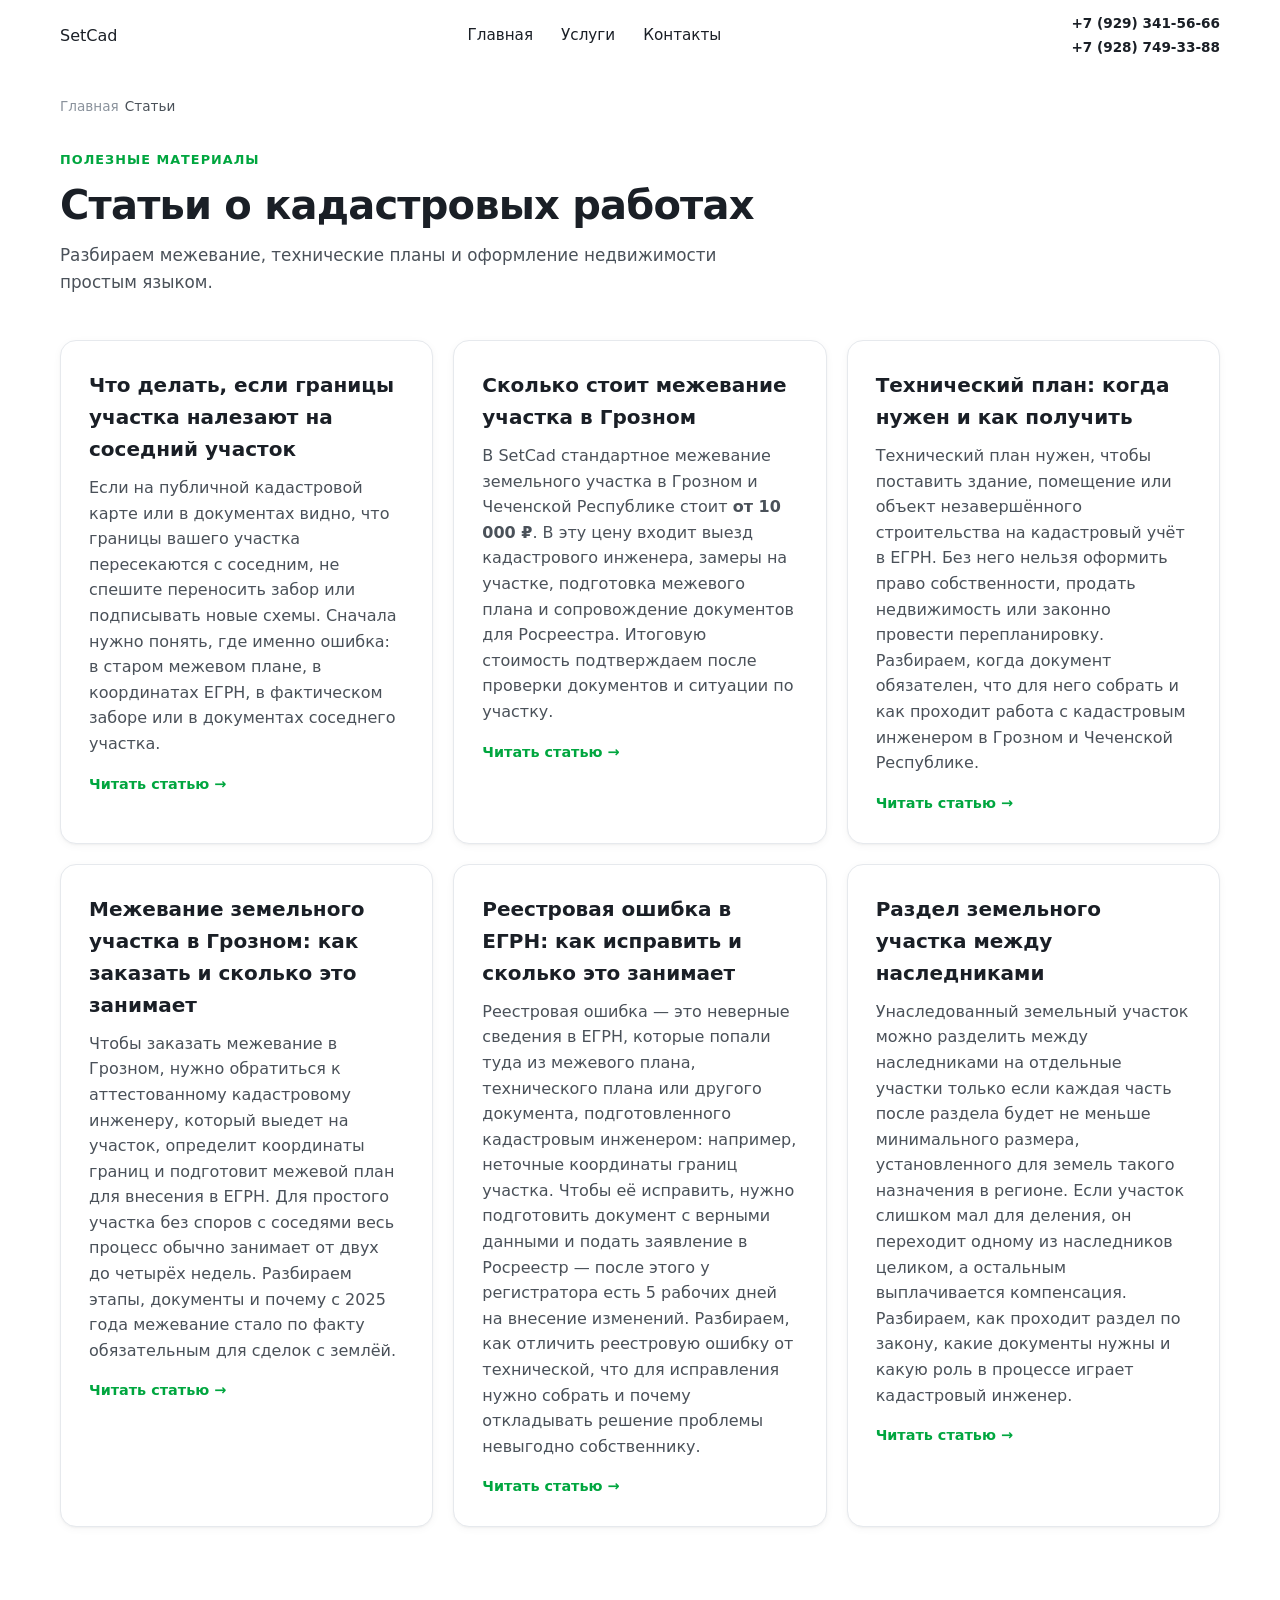
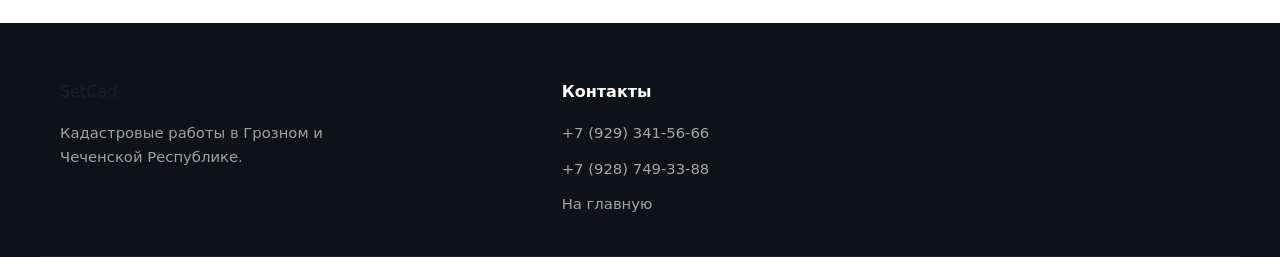
<file: articles/index.html>
<!DOCTYPE html>
<html lang="ru">
<head>
    <meta charset="UTF-8">
    <meta name="viewport" content="width=device-width, initial-scale=1.0">
    <meta name="description" content="Статьи SetCad о межевании, кадастровых и технических планах и исправлении ошибок ЕГРН в Грозном и Чеченской Республике.">
    <meta name="robots" content="index, follow">
    <link rel="canonical" href="https://setcad.ru/articles/">
    <meta property="og:type" content="website">
    <meta property="og:title" content="Статьи о кадастровых работах | SetCad">
    <meta property="og:description" content="Практические материалы о межевании и кадастровых документах.">
    <title>Статьи о кадастровых работах | SetCad</title>
    <link rel="icon" href="/favicon.ico" sizes="any">
    <link rel="stylesheet" href="/styles.v2.css?v=20260704-price">
</head>
<body>
    <header class="header"><div class="container header__inner">
        <a class="logo" href="/" aria-label="SetCad — на главную">SetCad</a>
        <nav class="nav" aria-label="Основная навигация"><a class="nav__link" href="/">Главная</a><a class="nav__link" href="/#services">Услуги</a><a class="nav__link" href="/#contacts">Контакты</a></nav>
        <div class="header__actions"><div class="header__phones"><a href="tel:+79293415666">+7 (929) 341-56-66</a><a href="tel:+79287493388">+7 (928) 749-33-88</a></div></div>
    </div></header>
    <main class="section"><div class="container">
        <nav class="article__breadcrumbs" aria-label="Хлебные крошки"><a href="/">Главная</a><span aria-current="page">Статьи</span></nav>
        <header class="section__head"><span class="section__eyebrow">Полезные материалы</span><h1 class="section__title">Статьи о кадастровых работах</h1><p class="section__lead">Разбираем межевание, технические планы и оформление недвижимости простым языком.</p></header>
        <div class="services__grid">
                <article class="card service">
                    <h2 class="service__title"><a href="/articles/granitsy-uchastka-nalezayut-na-sosedniy/">Что делать, если границы участка налезают на соседний участок</a></h2>
                    <p class="service__text">Если на публичной кадастровой карте или в документах видно, что границы вашего участка пересекаются с соседним, не спешите переносить забор или подписывать новые схемы. Сначала нужно понять, где именно ошибка: в старом межевом плане, в координатах ЕГРН, в фактическом заборе или в документах соседнего участка.</p>
                    <a class="service__link" href="/articles/granitsy-uchastka-nalezayut-na-sosedniy/">Читать статью →</a>
                </article>
                <article class="card service">
                    <h2 class="service__title"><a href="/articles/skolko-stoit-mezhevanie-v-groznom/">Сколько стоит межевание участка в Грозном</a></h2>
                    <p class="service__text">В SetCad стандартное межевание земельного участка в Грозном и Чеченской Республике стоит <strong>от 10 000 ₽</strong>. В эту цену входит выезд кадастрового инженера, замеры на участке, подготовка межевого плана и сопровождение документов для Росреестра. Итоговую стоимость подтверждаем после проверки документов и ситуации по участку.</p>
                    <a class="service__link" href="/articles/skolko-stoit-mezhevanie-v-groznom/">Читать статью →</a>
                </article>
                <article class="card service">
                    <h2 class="service__title"><a href="/articles/tehplan-kogda-nuzhen/">Технический план: когда нужен и как получить</a></h2>
                    <p class="service__text">Технический план нужен, чтобы поставить здание, помещение или объект незавершённого строительства на кадастровый учёт в ЕГРН. Без него нельзя оформить право собственности, продать недвижимость или законно провести перепланировку. Разбираем, когда документ обязателен, что для него собрать и как проходит работа с кадастровым инженером в Грозном и Чеченской Республике.</p>
                    <a class="service__link" href="/articles/tehplan-kogda-nuzhen/">Читать статью →</a>
                </article>
                <article class="card service">
                    <h2 class="service__title"><a href="/articles/mezhevanie-kak-zakazat/">Межевание земельного участка в Грозном: как заказать и сколько это занимает</a></h2>
                    <p class="service__text">Чтобы заказать межевание в Грозном, нужно обратиться к аттестованному кадастровому инженеру, который выедет на участок, определит координаты границ и подготовит межевой план для внесения в ЕГРН. Для простого участка без споров с соседями весь процесс обычно занимает от двух до четырёх недель. Разбираем этапы, документы и почему с 2025 года межевание стало по факту обязательным для сделок с землёй.</p>
                    <a class="service__link" href="/articles/mezhevanie-kak-zakazat/">Читать статью →</a>
                </article>
                <article class="card service">
                    <h2 class="service__title"><a href="/articles/reestrovaya-oshibka-egrn/">Реестровая ошибка в ЕГРН: как исправить и сколько это занимает</a></h2>
                    <p class="service__text">Реестровая ошибка — это неверные сведения в ЕГРН, которые попали туда из межевого плана, технического плана или другого документа, подготовленного кадастровым инженером: например, неточные координаты границ участка. Чтобы её исправить, нужно подготовить документ с верными данными и подать заявление в Росреестр — после этого у регистратора есть 5 рабочих дней на внесение изменений. Разбираем, как отличить реестровую ошибку от технической, что для исправления нужно собрать и почему откладывать решение проблемы невыгодно собственнику.</p>
                    <a class="service__link" href="/articles/reestrovaya-oshibka-egrn/">Читать статью →</a>
                </article>
                <article class="card service">
                    <h2 class="service__title"><a href="/articles/razdel-uchastka-mezhdu-naslednikami/">Раздел земельного участка между наследниками</a></h2>
                    <p class="service__text">Унаследованный земельный участок можно разделить между наследниками на отдельные участки только если каждая часть после раздела будет не меньше минимального размера, установленного для земель такого назначения в регионе. Если участок слишком мал для деления, он переходит одному из наследников целиком, а остальным выплачивается компенсация. Разбираем, как проходит раздел по закону, какие документы нужны и какую роль в процессе играет кадастровый инженер.</p>
                    <a class="service__link" href="/articles/razdel-uchastka-mezhdu-naslednikami/">Читать статью →</a>
                </article>
        </div>
    </div></main>
    <footer class="footer"><div class="container footer__inner"><div class="footer__brand"><a href="/" class="logo">SetCad</a><p class="footer__tagline">Кадастровые работы в Грозном и Чеченской Республике.</p></div><div class="footer__col"><h4>Контакты</h4><a href="tel:+79293415666">+7 (929) 341-56-66</a><a href="tel:+79287493388">+7 (928) 749-33-88</a><a href="/">На главную</a></div></div></footer>
</body>
</html>
</file>
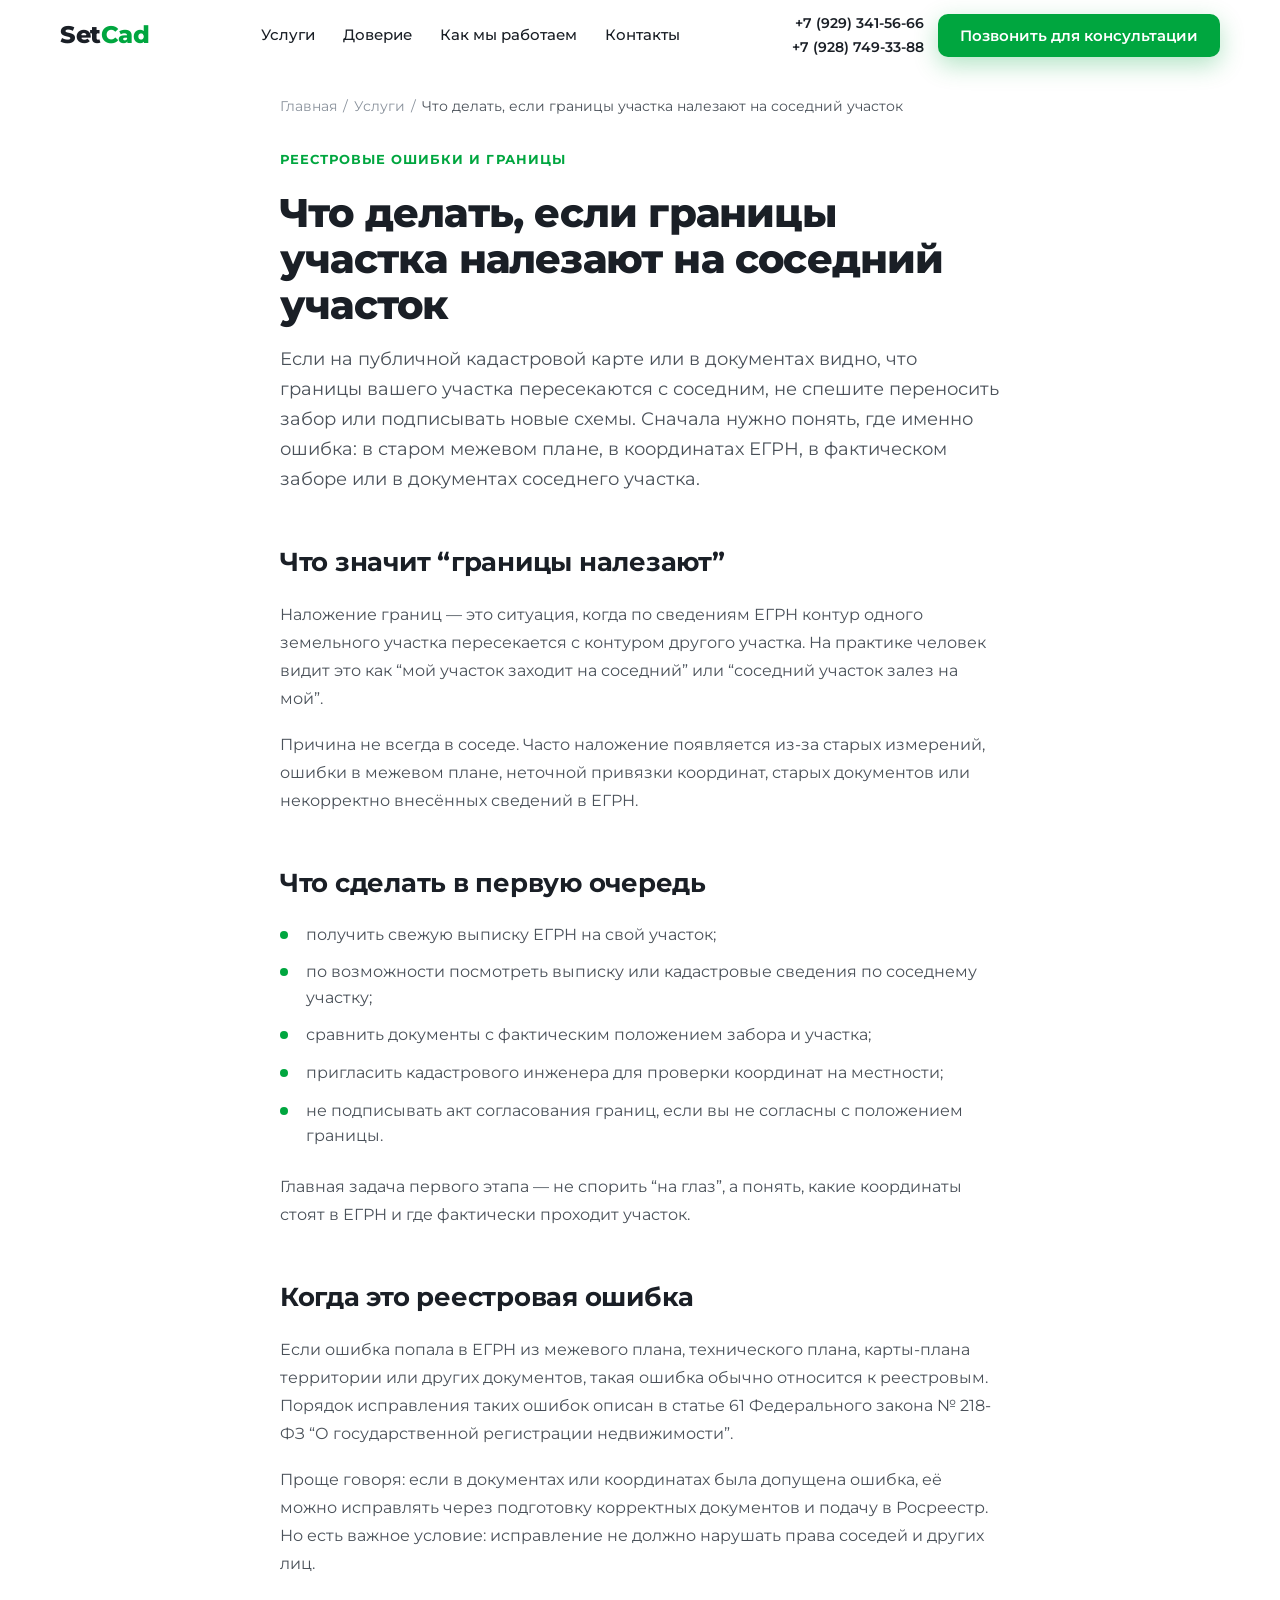
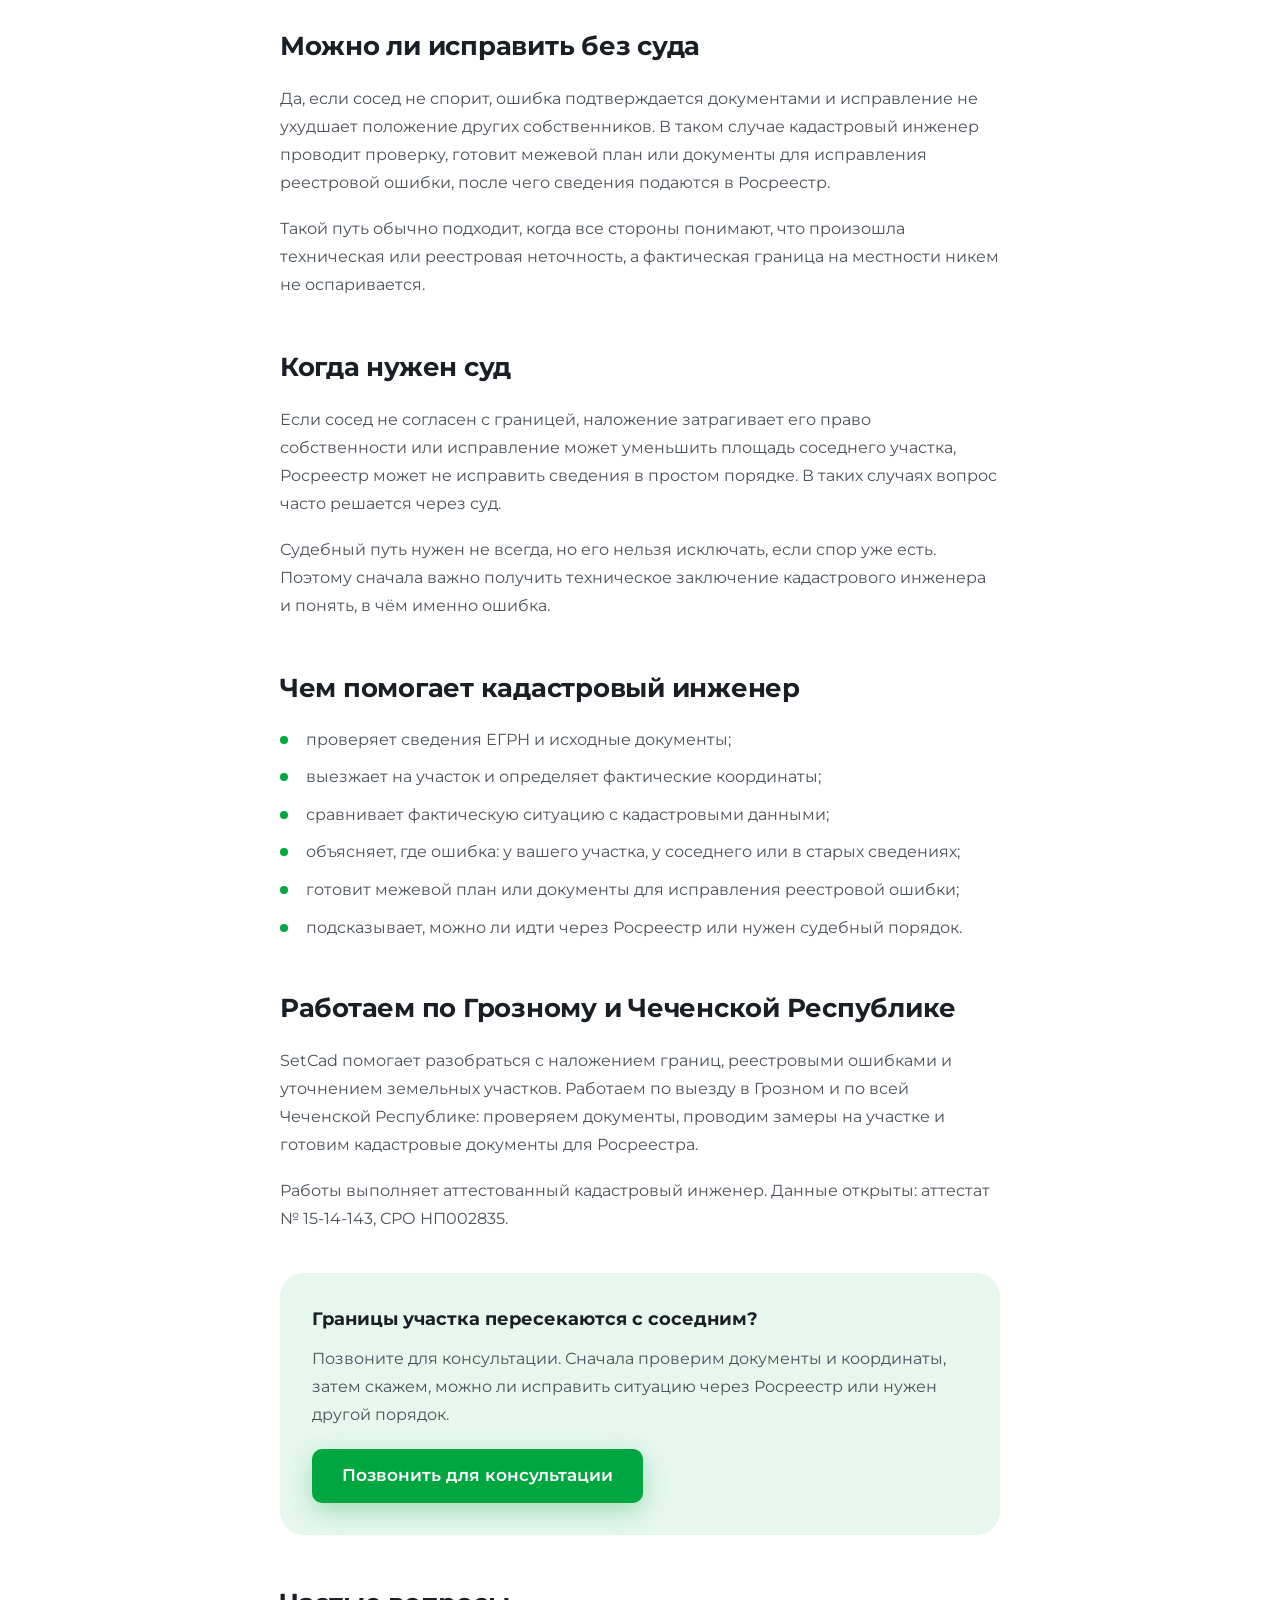
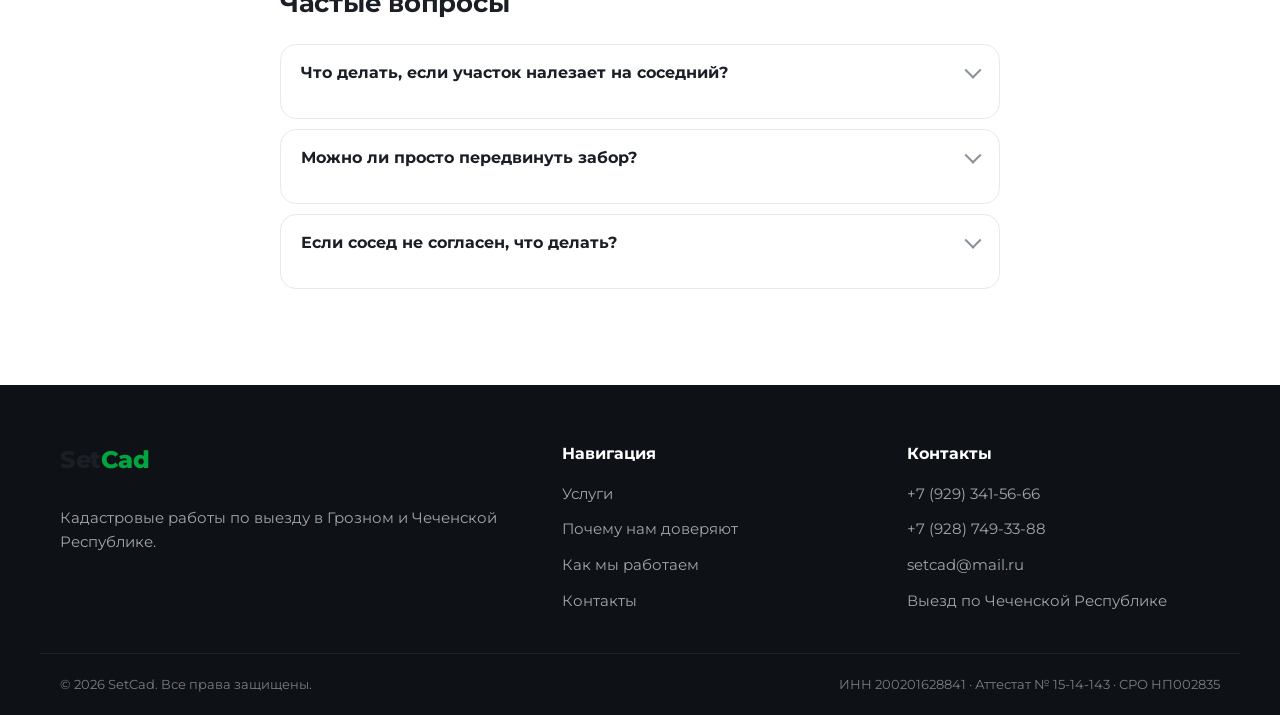
<file: articles/granitsy-uchastka-nalezayut-na-sosedniy/index.html>
<!DOCTYPE html>
<html lang="ru">
<head>
    <meta charset="UTF-8">
    <meta name="viewport" content="width=device-width, initial-scale=1.0">
    <meta name="description" content="Что делать, если границы участка налезают на соседний участок: как проверить наложение, когда нужна реестровая ошибка, межевой план или суд. SetCad, выезд по Чеченской Республике.">
    <meta name="keywords" content="границы участка налезают на соседний участок, наложение границ участка, реестровая ошибка ЕГРН, исправить границы участка Грозный, кадастровый инженер Грозный">
    <meta name="theme-color" content="#00A63F">
    <meta property="og:title" content="Что делать, если границы участка налезают на соседний участок | SetCad">
    <meta property="og:description" content="Разбираем наложение границ: как проверить ошибку, какие документы нужны и когда вопрос решается через кадастрового инженера, Росреестр или суд.">
    <meta property="og:type" content="article">
    <meta property="og:url" content="https://setcad.ru/articles/granitsy-uchastka-nalezayut-na-sosedniy/">
    <meta property="og:image" content="https://setcad.ru/og-image.jpg">
    <meta property="og:locale" content="ru_RU">
    <link rel="canonical" href="https://setcad.ru/articles/granitsy-uchastka-nalezayut-na-sosedniy/">
    <meta name="robots" content="index, follow">
    <title>Что делать, если границы участка налезают на соседний участок | SetCad</title>
    <link rel="icon" href="/favicon.ico" sizes="any">
    <link rel="icon" type="image/svg+xml" href="/favicon.svg">
    <link rel="icon" type="image/png" sizes="192x192" href="/favicon-192.png">
    <link rel="apple-touch-icon" href="/apple-touch-icon.png">
    <link rel="preconnect" href="https://fonts.googleapis.com">
    <link rel="preconnect" href="https://fonts.gstatic.com" crossorigin>
    <link href="https://fonts.googleapis.com/css2?family=Montserrat:wght@400;500;600;700;800;900&display=swap" rel="stylesheet">
    <link rel="stylesheet" href="../../styles.v2.css?v=20260704-price">

    <script type="application/ld+json">
    {
        "@context": "https://schema.org",
        "@type": "Article",
        "headline": "Что делать, если границы участка налезают на соседний участок",
        "description": "Что делать при наложении границ земельных участков: проверка ЕГРН, выезд кадастрового инженера, межевой план, исправление реестровой ошибки или обращение в суд.",
        "author": { "@type": "Organization", "name": "SetCad", "url": "https://setcad.ru/" },
        "publisher": {
            "@type": "Organization",
            "name": "SetCad",
            "logo": { "@type": "ImageObject", "url": "https://setcad.ru/favicon.svg" }
        },
        "mainEntityOfPage": "https://setcad.ru/articles/granitsy-uchastka-nalezayut-na-sosedniy/",
        "datePublished": "2026-07-05",
        "dateModified": "2026-07-05",
        "inLanguage": "ru-RU"
    }
    </script>

    <script type="application/ld+json">
    {
        "@context": "https://schema.org",
        "@type": "BreadcrumbList",
        "itemListElement": [
            { "@type": "ListItem", "position": 1, "name": "Главная", "item": "https://setcad.ru/" },
            { "@type": "ListItem", "position": 2, "name": "Статьи", "item": "https://setcad.ru/articles/" },
            { "@type": "ListItem", "position": 3, "name": "Что делать, если границы участка налезают на соседний участок", "item": "https://setcad.ru/articles/granitsy-uchastka-nalezayut-na-sosedniy/" }
        ]
    }
    </script>

    <script type="application/ld+json">
    {
        "@context": "https://schema.org",
        "@type": "FAQPage",
        "mainEntity": [
            {
                "@type": "Question",
                "name": "Что делать, если границы участка налезают на соседний участок?",
                "acceptedAnswer": {
                    "@type": "Answer",
                    "text": "Сначала нужно проверить сведения ЕГРН и провести кадастровую съемку. Если наложение связано с реестровой ошибкой и нет спора с соседом, кадастровый инженер готовит документы для исправления. Если исправление затрагивает права соседа или есть спор, вопрос обычно решается через суд."
                }
            },
            {
                "@type": "Question",
                "name": "Можно ли исправить наложение границ без суда?",
                "acceptedAnswer": {
                    "@type": "Answer",
                    "text": "Да, если ошибка подтверждается документами и исправление не нарушает права соседей. В таком случае готовят межевой план или документы об исправлении реестровой ошибки и подают их в Росреестр."
                }
            },
            {
                "@type": "Question",
                "name": "Нужно ли вызывать кадастрового инженера?",
                "acceptedAnswer": {
                    "@type": "Answer",
                    "text": "Да. Без проверки документов и фактических координат на местности невозможно понять, где ошибка: в вашем участке, в соседнем участке, в старом межевом плане или в сведениях ЕГРН."
                }
            }
        ]
    }
    </script>
</head>
<body>
    <header class="header" id="header">
        <div class="container header__inner">
            <a href="../../index.html" class="logo" aria-label="SetCad — на главную">
                <span class="logo__text">Set<span class="logo__accent">Cad</span></span>
            </a>

            <nav class="nav" aria-label="Основная навигация">
                <a href="../../index.html#services" class="nav__link">Услуги</a>
                <a href="../../index.html#trust" class="nav__link">Доверие</a>
                <a href="../../index.html#process" class="nav__link">Как мы работаем</a>
                <a href="tel:+79293415666" class="nav__link">Контакты</a>
            </nav>

            <div class="header__actions">
                <div class="header__phones">
                    <a href="tel:+79293415666">+7 (929) 341-56-66</a>
                    <a href="tel:+79287493388">+7 (928) 749-33-88</a>
                </div>
                <a class="btn btn--accent" href="tel:+79293415666">Позвонить для консультации</a>
            </div>
        </div>
    </header>

    <main>
        <section class="section article" id="article">
            <div class="container article__container">
                <nav class="article__breadcrumbs" aria-label="Хлебные крошки">
                    <a href="../../index.html">Главная</a>
                    <span aria-hidden="true">/</span>
                    <a href="../../index.html#services">Услуги</a>
                    <span aria-hidden="true">/</span>
                    <span aria-current="page">Что делать, если границы участка налезают на соседний участок</span>
                </nav>

                <header class="article__head">
                    <span class="section__eyebrow">Реестровые ошибки и границы</span>
                    <h1 class="article__title">Что делать, если границы участка налезают на соседний участок</h1>
                    <p class="article__lead">Если на публичной кадастровой карте или в документах видно, что границы вашего участка пересекаются с соседним, не спешите переносить забор или подписывать новые схемы. Сначала нужно понять, где именно ошибка: в старом межевом плане, в координатах ЕГРН, в фактическом заборе или в документах соседнего участка.</p>
                </header>

                <div class="article__body">
                    <h2>Что значит “границы налезают”</h2>
                    <p>Наложение границ — это ситуация, когда по сведениям ЕГРН контур одного земельного участка пересекается с контуром другого участка. На практике человек видит это как “мой участок заходит на соседний” или “соседний участок залез на мой”.</p>
                    <p>Причина не всегда в соседе. Часто наложение появляется из-за старых измерений, ошибки в межевом плане, неточной привязки координат, старых документов или некорректно внесённых сведений в ЕГРН.</p>

                    <h2>Что сделать в первую очередь</h2>
                    <ul class="article__list">
                        <li>получить свежую выписку ЕГРН на свой участок;</li>
                        <li>по возможности посмотреть выписку или кадастровые сведения по соседнему участку;</li>
                        <li>сравнить документы с фактическим положением забора и участка;</li>
                        <li>пригласить кадастрового инженера для проверки координат на местности;</li>
                        <li>не подписывать акт согласования границ, если вы не согласны с положением границы.</li>
                    </ul>
                    <p>Главная задача первого этапа — не спорить “на глаз”, а понять, какие координаты стоят в ЕГРН и где фактически проходит участок.</p>

                    <h2>Когда это реестровая ошибка</h2>
                    <p>Если ошибка попала в ЕГРН из межевого плана, технического плана, карты-плана территории или других документов, такая ошибка обычно относится к реестровым. Порядок исправления таких ошибок описан в статье 61 Федерального закона № 218-ФЗ “О государственной регистрации недвижимости”.</p>
                    <p>Проще говоря: если в документах или координатах была допущена ошибка, её можно исправлять через подготовку корректных документов и подачу в Росреестр. Но есть важное условие: исправление не должно нарушать права соседей и других лиц.</p>

                    <h2>Можно ли исправить без суда</h2>
                    <p>Да, если сосед не спорит, ошибка подтверждается документами и исправление не ухудшает положение других собственников. В таком случае кадастровый инженер проводит проверку, готовит межевой план или документы для исправления реестровой ошибки, после чего сведения подаются в Росреестр.</p>
                    <p>Такой путь обычно подходит, когда все стороны понимают, что произошла техническая или реестровая неточность, а фактическая граница на местности никем не оспаривается.</p>

                    <h2>Когда нужен суд</h2>
                    <p>Если сосед не согласен с границей, наложение затрагивает его право собственности или исправление может уменьшить площадь соседнего участка, Росреестр может не исправить сведения в простом порядке. В таких случаях вопрос часто решается через суд.</p>
                    <p>Судебный путь нужен не всегда, но его нельзя исключать, если спор уже есть. Поэтому сначала важно получить техническое заключение кадастрового инженера и понять, в чём именно ошибка.</p>

                    <h2>Чем помогает кадастровый инженер</h2>
                    <ul class="article__list">
                        <li>проверяет сведения ЕГРН и исходные документы;</li>
                        <li>выезжает на участок и определяет фактические координаты;</li>
                        <li>сравнивает фактическую ситуацию с кадастровыми данными;</li>
                        <li>объясняет, где ошибка: у вашего участка, у соседнего или в старых сведениях;</li>
                        <li>готовит межевой план или документы для исправления реестровой ошибки;</li>
                        <li>подсказывает, можно ли идти через Росреестр или нужен судебный порядок.</li>
                    </ul>

                    <h2>Работаем по Грозному и Чеченской Республике</h2>
                    <p>SetCad помогает разобраться с наложением границ, реестровыми ошибками и уточнением земельных участков. Работаем по выезду в Грозном и по всей Чеченской Республике: проверяем документы, проводим замеры на участке и готовим кадастровые документы для Росреестра.</p>
                    <p>Работы выполняет аттестованный кадастровый инженер. Данные открыты: аттестат № 15-14-143, СРО НП002835.</p>

                    <div class="article__cta">
                        <h3>Границы участка пересекаются с соседним?</h3>
                        <p>Позвоните для консультации. Сначала проверим документы и координаты, затем скажем, можно ли исправить ситуацию через Росреестр или нужен другой порядок.</p>
                        <a href="tel:+79293415666" class="btn btn--accent btn--lg">Позвонить для консультации</a>
                    </div>

                    <h2>Частые вопросы</h2>

                    <div class="faq">
                        <div class="faq__item">
                            <button type="button" class="faq__question" aria-expanded="false">Что делать, если участок налезает на соседний?</button>
                            <div class="faq__answer-wrap">
                                <div class="faq__answer">
                                    <p>Нужно проверить сведения ЕГРН, документы на участок и фактические координаты на местности. После этого кадастровый инженер определит, можно ли исправить ошибку через межевой план и Росреестр или потребуется судебный порядок.</p>
                                </div>
                            </div>
                        </div>

                        <div class="faq__item">
                            <button type="button" class="faq__question" aria-expanded="false">Можно ли просто передвинуть забор?</button>
                            <div class="faq__answer-wrap">
                                <div class="faq__answer">
                                    <p>Нет, начинать с переноса забора рискованно. Сначала нужно понять, где по документам и координатам проходит граница. Иначе можно только усилить спор с соседом.</p>
                                </div>
                            </div>
                        </div>

                        <div class="faq__item">
                            <button type="button" class="faq__question" aria-expanded="false">Если сосед не согласен, что делать?</button>
                            <div class="faq__answer-wrap">
                                <div class="faq__answer">
                                    <p>Если есть спор о праве или исправление затрагивает интересы соседа, вопрос часто решается через суд. Но перед этим полезно получить техническую проверку кадастрового инженера, чтобы понимать причину наложения.</p>
                                </div>
                            </div>
                        </div>
                    </div>
                </div>
            </div>
        </section>
    </main>

    <footer class="footer" id="contacts">
        <div class="container footer__inner">
            <div class="footer__col footer__col--brand">
                <a href="../../index.html" class="logo logo--footer" aria-label="SetCad — на главную">
                    <span class="logo__text">Set<span class="logo__accent">Cad</span></span>
                </a>
                <p class="footer__tagline">Кадастровые работы по выезду в Грозном и Чеченской Республике.</p>
            </div>

            <nav class="footer__col" aria-label="Разделы">
                <h4>Навигация</h4>
                <a href="../../index.html#services">Услуги</a>
                <a href="../../index.html#trust">Почему нам доверяют</a>
                <a href="../../index.html#process">Как мы работаем</a>
                <a href="tel:+79293415666">Контакты</a>
            </nav>

            <div class="footer__col">
                <h4>Контакты</h4>
                <a href="tel:+79293415666">+7 (929) 341-56-66</a>
                <a href="tel:+79287493388">+7 (928) 749-33-88</a>
                <a href="mailto:setcad@mail.ru">setcad@mail.ru</a>
                <p>Выезд по Чеченской Республике</p>
            </div>
        </div>
        <div class="footer__bottom">
            <div class="container footer__bottom-inner">
                <span>© <span id="year"></span> SetCad. Все права защищены.</span>
                <span>ИНН 200201628841 · Аттестат №&nbsp;15-14-143 · СРО НП002835</span>
            </div>
        </div>
    </footer>

    <script>
        document.getElementById('year').textContent = new Date().getFullYear();

        const header = document.getElementById('header');
        const updateHeader = () => header.classList.toggle('is-scrolled', window.scrollY > 8);
        window.addEventListener('scroll', updateHeader, { passive: true });
        updateHeader();

        const floatButtons = document.querySelectorAll('.float-cta, .float-cta-text');
        const showFloatButtons = () => {
            const shouldShow = window.scrollY > 400;
            floatButtons.forEach(btn => btn.classList.toggle('is-visible', shouldShow));
        };
        window.addEventListener('scroll', showFloatButtons, { passive: true });
        showFloatButtons();

        document.querySelectorAll('.faq__question').forEach(btn => {
            btn.addEventListener('click', () => {
                const item = btn.closest('.faq__item');
                const isOpen = item.classList.contains('is-open');
                item.classList.toggle('is-open', !isOpen);
                btn.setAttribute('aria-expanded', String(!isOpen));
            });
        });
    </script>
</body>
</html>
</file>
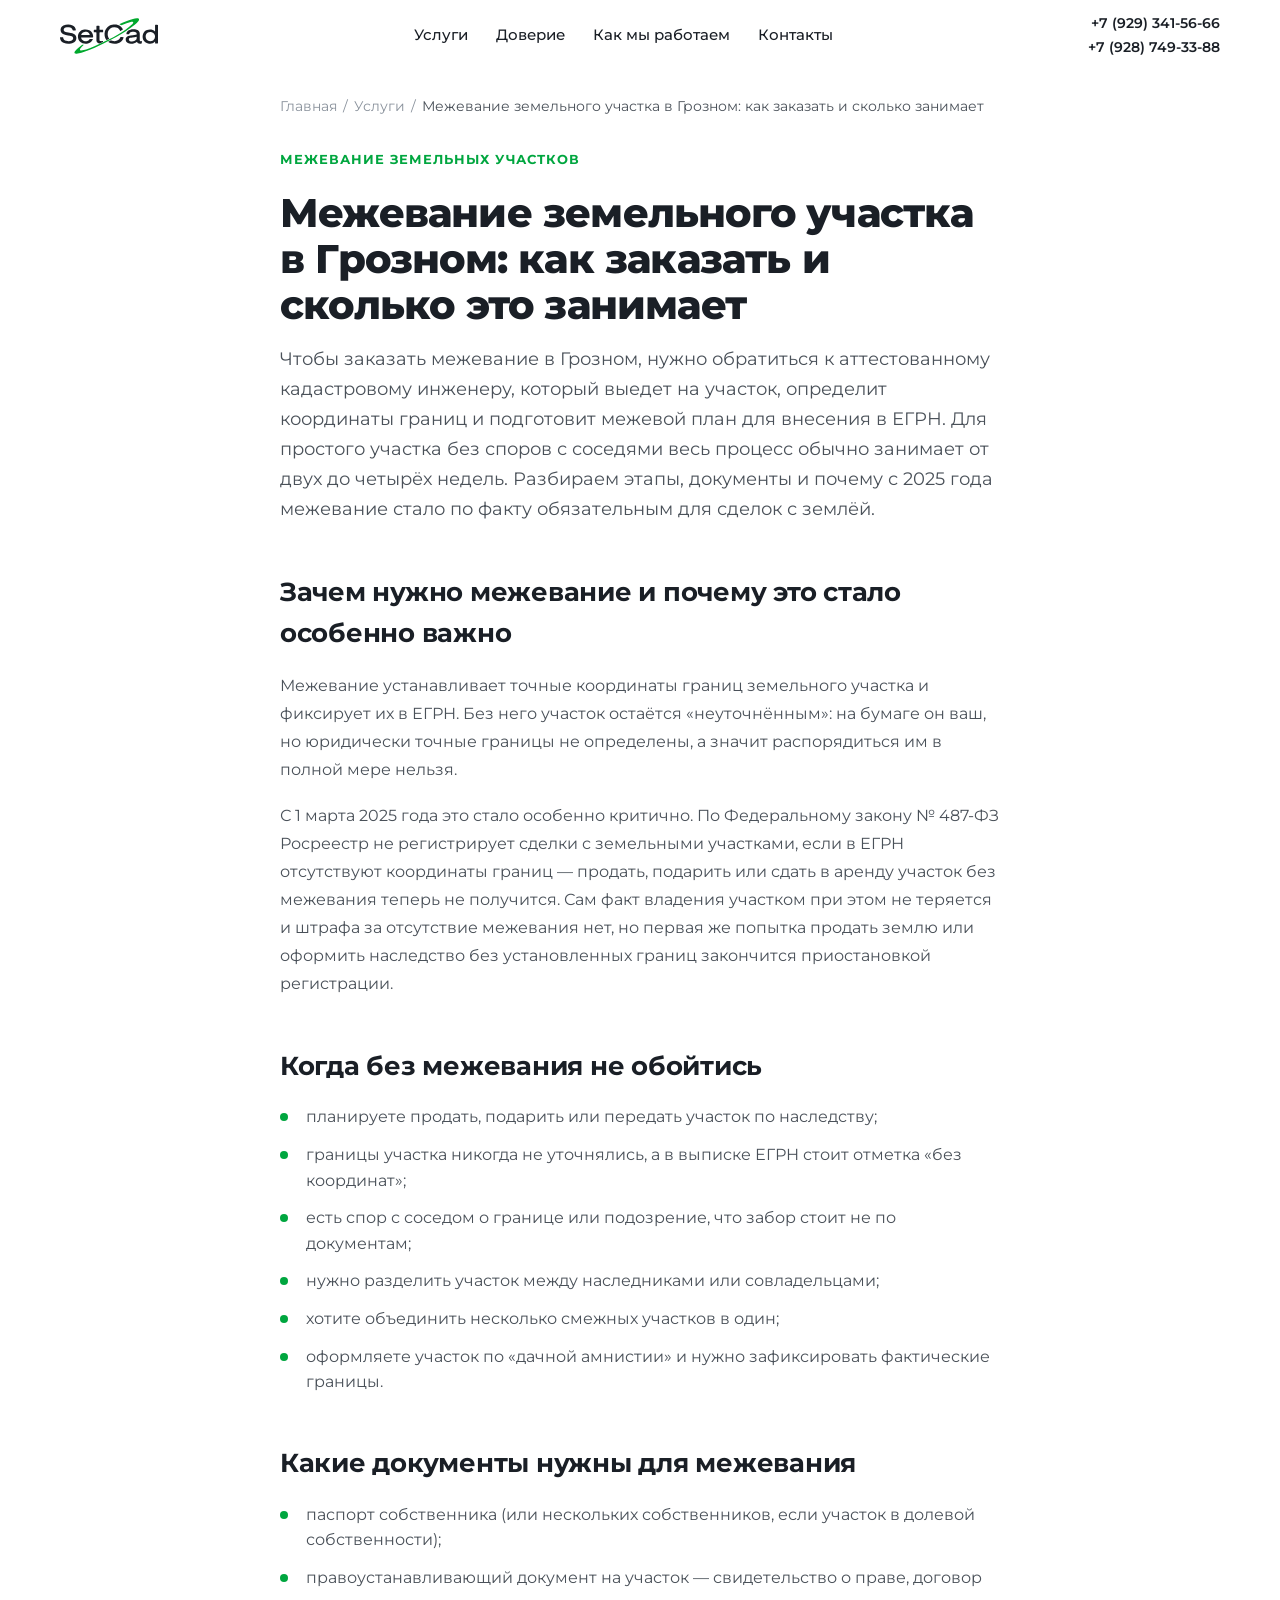
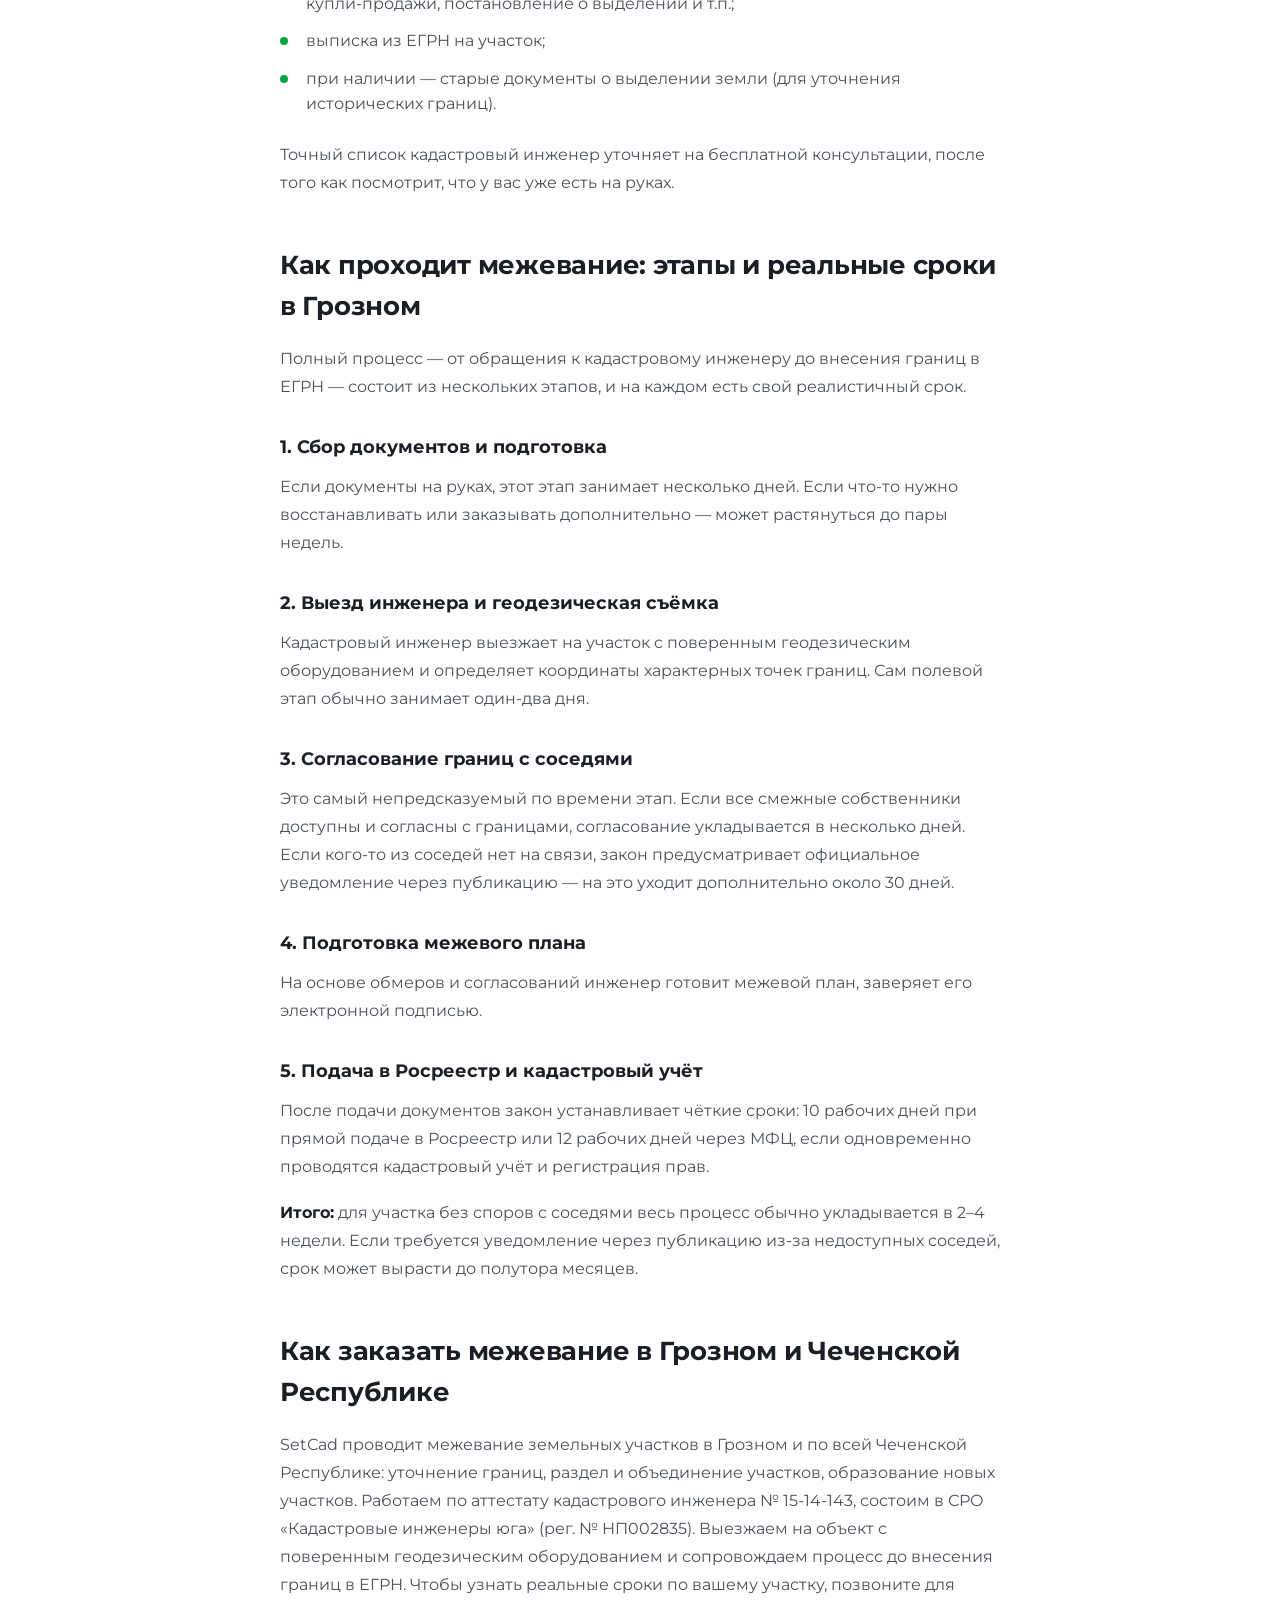
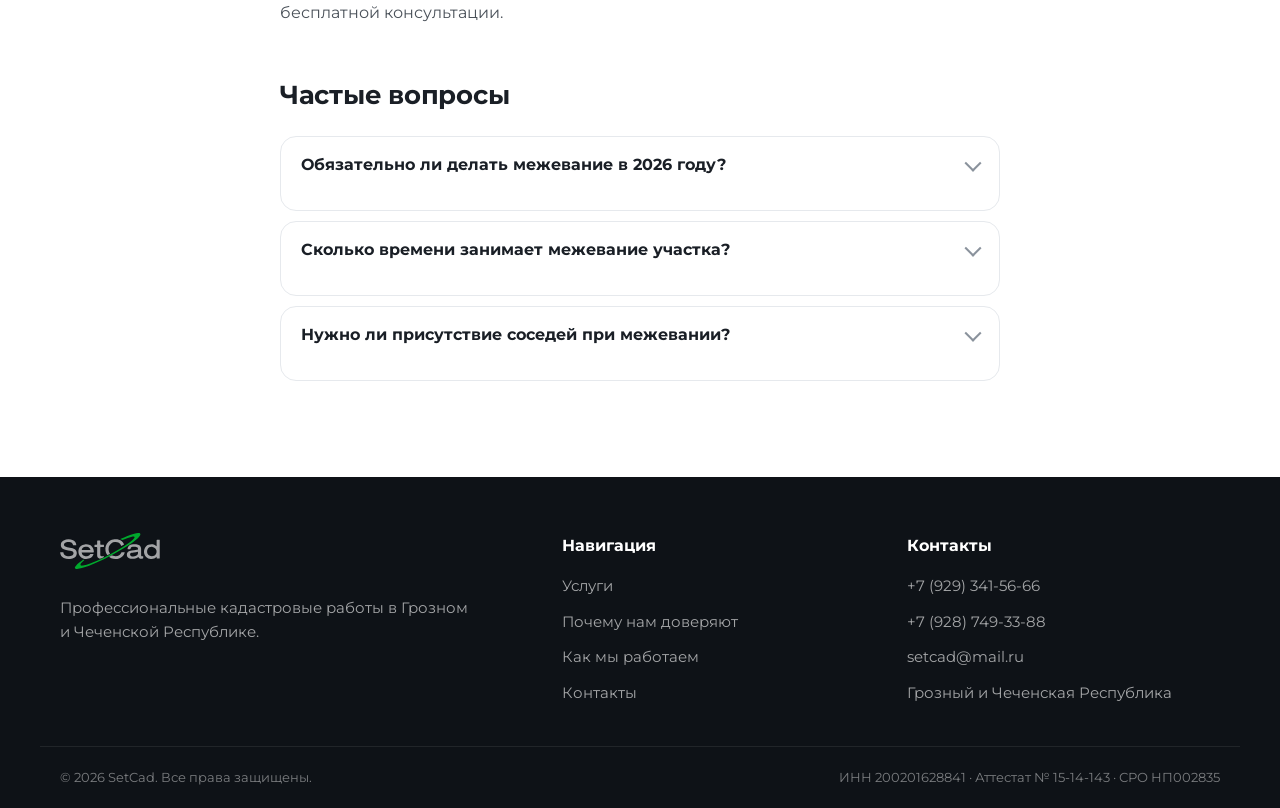
<file: articles/mezhevanie-kak-zakazat/index.html>
﻿<!DOCTYPE html>
<html lang="ru">
<head>
    <meta charset="UTF-8">
    <meta name="viewport" content="width=device-width, initial-scale=1.0">
    <meta name="description" content="Как заказать межевание земельного участка в Грозном и сколько это занимает: этапы, документы, реальные сроки и почему с 2025 года межевание стало обязательным для сделок с землёй.">
    <meta name="keywords" content="межевание земельного участка, заказать межевание Грозный, межевание Чечня, сроки межевания, межевой план">
    <meta name="theme-color" content="#00A63F">
    <meta property="og:title" content="Межевание земельного участка в Грозном: как заказать и сколько это занимает | SetCad">
    <meta property="og:description" content="Этапы межевания, документы, реальные сроки и почему с 2025 года межевание обязательно для сделок с землёй.">
    <meta property="og:type" content="article">
    <meta property="og:url" content="https://setcad.ru/articles/mezhevanie-kak-zakazat/">
    <meta property="og:image" content="https://setcad.ru/og-image.jpg">
    <meta property="og:locale" content="ru_RU">
    <link rel="canonical" href="https://setcad.ru/articles/mezhevanie-kak-zakazat/">
    <meta name="robots" content="index, follow">
    <title>Межевание земельного участка в Грозном: как заказать и сколько занимает — SetCad</title>
    <link rel="icon" href="/favicon.ico" sizes="any">
    <link rel="icon" type="image/svg+xml" href="/favicon.svg">
    <link rel="icon" type="image/png" sizes="192x192" href="/favicon-192.png">
    <link rel="apple-touch-icon" href="/apple-touch-icon.png">
    <link rel="preconnect" href="https://fonts.googleapis.com">
    <link rel="preconnect" href="https://fonts.gstatic.com" crossorigin>
    <link href="https://fonts.googleapis.com/css2?family=Montserrat:wght@400;500;600;700;800;900&display=swap" rel="stylesheet">
    <link rel="stylesheet" href="../../styles.v2.css?v=20260704-works">

    <script type="application/ld+json">
    {
        "@context": "https://schema.org",
        "@type": "Article",
        "headline": "Межевание земельного участка в Грозном: как заказать и сколько это занимает",
        "description": "Этапы межевания, документы, реальные сроки и почему с 2025 года межевание обязательно для сделок с землёй.",
        "author": { "@type": "Organization", "name": "SetCad", "url": "https://setcad.ru/" },
        "publisher": {
            "@type": "Organization",
            "name": "SetCad",
            "logo": { "@type": "ImageObject", "url": "https://setcad.ru/favicon.svg" }
        },
        "mainEntityOfPage": "https://setcad.ru/articles/mezhevanie-kak-zakazat/",
        "datePublished": "2026-06-27",
        "dateModified": "2026-06-27",
        "inLanguage": "ru-RU"
    }
    </script>

    <script type="application/ld+json">
    {
        "@context": "https://schema.org",
        "@type": "BreadcrumbList",
        "itemListElement": [
            { "@type": "ListItem", "position": 1, "name": "Главная", "item": "https://setcad.ru/" },
            { "@type": "ListItem", "position": 2, "name": "Статьи", "item": "https://setcad.ru/articles/" },
            { "@type": "ListItem", "position": 3, "name": "Межевание земельного участка в Грозном: как заказать и сколько занимает", "item": "https://setcad.ru/articles/mezhevanie-kak-zakazat/" }
        ]
    }
    </script>

    <script type="application/ld+json">
    {
        "@context": "https://schema.org",
        "@type": "FAQPage",
        "mainEntity": [
            {
                "@type": "Question",
                "name": "Обязательно ли делать межевание в 2026 году?",
                "acceptedAnswer": {
                    "@type": "Answer",
                    "text": "С 1 марта 2025 года межевание фактически стало обязательным условием для сделок с землёй. По Федеральному закону № 487-ФЗ Росреестр не регистрирует продажу, дарение или аренду участка, если в ЕГРН отсутствуют координаты границ. Само владение участком при этом не теряется, но распорядиться им без межевания нельзя."
                }
            },
            {
                "@type": "Question",
                "name": "Сколько времени занимает межевание участка?",
                "acceptedAnswer": {
                    "@type": "Answer",
                    "text": "Для участка без споров с соседями весь процесс обычно занимает от 2 до 4 недель с момента выезда инженера до внесения границ в ЕГРН. Если кого-то из смежных собственников нет на связи и требуется официальное уведомление через газету, срок может увеличиться на 30 дней."
                }
            },
            {
                "@type": "Question",
                "name": "Нужно ли присутствие соседей при межевании?",
                "acceptedAnswer": {
                    "@type": "Answer",
                    "text": "Нужно их согласие на установленные границы, но не обязательно личное присутствие при замерах. Согласование можно провести индивидуально, на общем собрании или, если соседей не получается найти, через официальную публикацию — это предусмотренный законом способ уведомления."
                }
            }
        ]
    }
    </script>
</head>
<body>

    <header class="header" id="header">
        <div class="container header__inner">
            <a href="../../index.html" class="logo logo--full" aria-label="SetCad — на главную">
                <svg class="logo__full" viewBox="0 0 946 342" xmlns="http://www.w3.org/2000/svg" role="img" aria-label="SetCad" width="120" height="44">
                    <path d="M508.745 198.441C449.857 230.426 390.442 260.52 329.367 287.244C289.226 304.808 248.633 321.22 206.361 333.053C190.327 337.541 174.18 341.706 157.3 341.302C150.827 341.147 144.181 340.582 140.673 334.259C137.106 327.828 141.081 322.211 144.576 317.223C154.531 303.018 167.759 292.011 181.054 281.132C190.858 273.111 201.29 265.886 211.173 257.994C217.102 253.26 222.436 253.684 228.552 256.327C228.688 258.7 226.724 259.475 225.462 260.625C216.594 268.708 207.652 276.71 200.087 286.087C197.042 289.862 194.238 293.794 192.708 298.468C190.739 304.48 192.754 308.024 198.789 309.767C205.148 311.604 211.401 310.26 217.588 309.183C240.992 305.109 263.263 297.122 285.457 288.961C348.43 265.805 408.79 236.894 468.188 205.865C524.052 176.683 578.778 145.562 630.735 109.796C651.324 95.6237 671.479 80.8251 689.676 63.5647C694.036 59.4297 698.279 55.2002 701.903 50.3904C703.311 48.5219 704.555 46.5714 705.342 44.3337C707.7 37.6289 705.8 34.0464 698.811 32.8161C692.565 31.7164 686.575 33.7509 680.631 35.1514C654.086 41.4055 628.816 51.367 604.221 62.9067C595.615 66.9447 588.22 69.1732 580.297 62.212C578.282 60.4417 575.393 59.6669 572.984 58.4739C573.36 56.1594 575.087 55.9366 576.326 55.3691C617.545 36.4879 659.264 18.8892 703.156 7.05387C715.687 3.67512 728.365 0.815929 741.402 0.0681263C741.735 0.0490533 742.069 -0.0168356 742.399 0.00403936C749.021 0.422923 756.231 -0.135792 760.115 6.78596C763.965 13.6477 760.432 19.7987 756.78 25.3995C747.011 40.3801 733.743 52.1418 720.133 63.3968C682.165 94.7932 640.968 121.519 598.732 146.744C569.131 164.423 539.368 181.807 508.745 198.441Z" fill="#00A92D"/>
                    <path d="M33.7177 236.8C13.5264 227.101 2.69941 211.232 0.232134 189.477C-0.456011 183.41 0.0909486 182.707 5.98083 182.669C12.6466 182.626 19.3133 182.693 25.9784 182.615C28.4737 182.585 30.1912 183.2 30.4235 186.054C31.9235 204.484 43.4717 213.907 60.1449 217.749C77.984 221.859 95.8988 222.011 112.969 214.125C123.114 209.439 128.232 198.813 126.092 188.61C124.568 181.342 119.63 177.158 113.249 174.38C101.686 169.346 89.2725 167.593 77.0061 165.354C62.4283 162.692 47.7954 160.281 34.056 154.383C12.7971 145.256 3.24372 129.184 6.12794 106.304C8.23402 89.5979 17.7819 77.3991 32.6279 70.4838C61.851 56.8714 91.9631 56.0401 121.677 68.786C140.135 76.7035 149.967 91.8495 152.509 111.753C153.016 115.726 151.983 117.643 147.534 117.469C140.545 117.196 133.534 117.259 126.541 117.464C123.488 117.554 121.921 116.638 121.453 113.523C119.32 99.3288 110.216 91.6072 96.9948 88.3913C82.5011 84.8657 67.9026 84.8518 53.6044 89.5502C44.3377 92.5952 37.5284 98.2069 36.0158 108.619C34.9024 116.283 37.2344 122.398 43.7438 126.762C50.5497 131.324 58.3973 132.976 66.1988 134.757C83.5615 138.72 101.342 140.668 118.503 145.61C125.586 147.65 132.314 150.462 138.558 154.416C164.429 170.8 161.318 208.236 145.44 224.817C134.634 236.102 121.049 241.401 106.128 243.78C81.5604 247.696 57.3474 246.965 33.7177 236.8Z" fill="currentColor"/>
                    <path d="M943.877 64.1611C945.723 65.8575 945.49 67.7558 945.49 69.5639C945.499 125.21 945.451 180.856 945.565 236.501C945.575 241.14 943.988 242.684 939.441 242.424C933.628 242.092 927.77 242.081 921.956 242.392C917.427 242.634 916.014 240.755 916.316 236.534C916.551 233.253 916.363 229.942 916.363 225.049C896.926 246.206 873.472 248.567 848.525 243.856C831.801 240.698 818.461 231.638 808.476 217.768C788.924 190.61 793.129 148.733 816.654 125.407C838.37 103.874 890.512 98.1031 915.343 126.818C916.572 125.146 916.075 123.3 916.079 121.624C916.118 104.297 916.221 86.9685 916.007 69.6442C915.951 65.0948 917.337 63.3989 921.989 63.6512C929.131 64.0386 936.302 63.8849 943.877 64.1611ZM897.192 213.356C911.733 202.832 918.551 184.055 914.413 165.929C910.058 146.852 896.954 135.11 876.558 132.008C857.468 129.104 839.135 137.22 831.072 152.143C821.555 169.757 823.781 193.676 836.224 207.501C850.066 222.881 876.868 225.656 897.192 213.356Z" fill="currentColor"/>
                    <path d="M722.29 132.028C710.518 129.479 699.067 129.478 687.672 131.479C677.236 133.312 669.922 139.015 667.927 149.914C667.326 153.199 665.667 153.993 662.827 153.911C656.17 153.718 649.514 153.509 642.856 153.42C639.932 153.381 639.308 152.202 639.658 149.347C642.162 128.901 654.965 115.203 677.934 110.047C698.368 105.46 718.921 105.689 739.167 111.574C758.625 117.231 768.5 130.307 768.629 150.473C768.753 169.794 768.658 189.116 768.675 208.438C768.685 219.734 772.06 222.638 783.019 220.169C787.22 219.222 788.942 219.989 788.678 224.527C788.418 229.01 788.586 233.519 788.587 238.016C788.587 240.207 788.01 241.903 785.555 242.492C776.941 244.559 768.347 246.294 759.421 244.301C750.42 242.292 744.774 236.867 742.718 228.339C740.929 227.717 740.282 228.658 739.564 229.267C722.837 243.436 702.983 246.439 681.978 245.588C672.206 245.193 662.783 243.448 653.982 239.118C638.946 231.721 631.787 218.789 633.19 201.036C634.449 185.114 643.738 175.27 658.185 169.854C672.251 164.581 687.135 164.051 701.875 162.783C710.652 162.028 719.518 161.859 728.079 159.543C732.872 158.247 738.088 157.066 739.027 150.862C739.952 144.749 736.764 138.713 731.02 135.417C728.408 133.918 725.636 132.789 722.29 132.028ZM674.59 220.469C690.239 225.105 705.673 224.011 720.276 217.128C737.24 209.133 741.687 196.79 738.27 178.509C725.234 182.885 711.605 183.307 698.138 184.851C690.72 185.701 683.209 186.058 676.072 188.528C669.349 190.855 664.349 194.815 663.676 202.528C662.956 210.782 666.352 216.674 674.59 220.469Z" fill="currentColor"/>
                    <path d="M300.115 127.272C314.048 141.841 318.739 159.478 319.428 178.668C319.586 183.068 317.913 184.397 313.604 184.38C278.96 184.247 244.316 184.3 209.671 184.31C203.231 184.312 202.953 184.685 204.438 190.785C208.436 207.203 221.546 218.731 238.641 220.695C246.786 221.631 254.861 221.522 262.831 219.026C271.451 216.326 278.444 211.563 283.056 203.743C284.798 200.79 286.935 199.65 290.337 199.727C298.786 199.917 307.242 199.789 316.935 199.789C314.668 206.959 311.808 212.624 308.073 217.833C298.525 231.149 285.399 239.243 269.678 243.087C252.146 247.375 234.678 246.665 217.494 241.077C191.859 232.742 174.645 209.791 172.954 182.88C171.5 159.739 177.651 139.798 195.491 124.215C206.272 114.799 219.091 110.061 233.071 108.215C249.883 105.995 266.251 107.482 281.891 114.542C288.663 117.599 294.46 122.017 300.115 127.272ZM237.15 131.261C222.534 133.819 211.396 140.945 205.887 155.298C203.651 161.125 204.304 162.014 210.46 162.019C233.954 162.038 257.448 162.022 280.942 162.015C281.941 162.014 282.94 161.97 283.94 161.944C286.352 161.88 287.134 160.773 286.543 158.375C285.317 153.405 282.942 149.039 279.642 145.22C268.545 132.373 254.091 129.323 237.15 131.261Z" fill="currentColor"/>
                    <path d="M503.168 62.6344C532.93 57.4866 560.686 60.2675 585.011 79.3323C593.524 86.0045 599.969 94.4191 604.648 104.217C606.272 107.62 606.313 109.834 602.453 111.818C596.39 114.933 590.572 118.542 584.76 122.119C581.966 123.838 580.35 123.596 579.175 120.316C570.071 94.8973 544.44 85.0017 520.43 86.656C507.358 87.5567 495.158 90.8208 484.533 98.7655C470.71 109.101 463.322 123.253 460.74 140.04C457.688 159.88 460.811 178.48 472.535 195.207C472.993 195.86 473.217 196.677 473.935 198.273C465.851 202.305 457.937 206.415 449.861 210.178C447.479 211.288 446.449 208.662 445.345 207.122C437.437 196.092 432.586 183.758 430.534 170.41C425.383 136.903 433.673 107.611 458.861 84.1323C471.217 72.6141 486.271 66.0642 503.168 62.6344Z" fill="currentColor"/>
                    <path d="M391.3 220.314C397.543 221.09 403.33 220.793 409.134 219.932C411.062 219.647 413.938 218.692 414.42 221.885C414.817 224.506 415.812 227.7 412.316 229.351C402.679 233.905 393.26 239.046 383.316 242.793C373.289 246.572 356.935 236.393 353.112 224.925C351.683 220.638 351.054 216.216 351.064 211.664C351.116 187.835 350.964 164.006 351.18 140.18C351.224 135.328 349.677 133.623 344.908 133.948C340.097 134.276 335.245 133.95 330.417 134.093C326.763 134.201 325.288 132.564 325.398 128.994C325.531 124.665 325.608 120.324 325.443 115.999C325.282 111.802 327.193 110.474 331.185 110.679C336.004 110.926 340.857 110.521 345.675 110.786C349.741 111.009 351.291 109.666 351.167 105.428C350.898 96.2715 351.257 87.0965 351.003 77.9388C350.88 73.5314 352.055 71.503 356.864 71.7754C362.842 72.1139 368.865 72.0148 374.852 71.7456C379.128 71.5534 380.839 72.9828 380.717 77.4418C380.467 86.5994 380.889 95.777 380.572 104.93C380.407 109.693 382.224 110.972 386.685 110.817C394.674 110.538 402.682 110.865 410.676 110.688C414.334 110.607 415.818 111.935 415.662 115.617C415.472 120.108 415.454 124.62 415.657 129.11C415.828 132.898 414.094 134.072 410.574 134.021C402.411 133.903 394.243 134.098 386.082 133.937C382.041 133.858 380.559 135.35 380.588 139.496C380.746 161.99 380.624 184.486 380.703 206.98C380.73 214.865 383.325 218.053 391.3 220.314Z" fill="currentColor"/>
                    <path d="M484.783 238.773C477.147 235.764 470.338 232.13 463.446 226.358C468.978 223.411 473.909 221.149 478.458 218.281C485.949 213.557 492.529 212.619 501.766 216C521.692 223.292 542.063 222.339 560.756 210.682C570.042 204.892 576.74 196.621 580.746 186.43C582.14 182.884 584.054 181.579 587.794 181.749C594.44 182.051 601.106 181.875 607.762 182.009C613.278 182.12 613.934 182.981 612.333 188.31C604.161 215.526 586.02 233.008 559.138 241.135C534.364 248.624 509.57 247.589 484.783 238.773Z" fill="currentColor"/>
                </svg>
            </a>

            <nav class="nav" id="nav" aria-label="Основная навигация">
                <a href="../../index.html#services" class="nav__link">Услуги</a>
                <a href="../../index.html#trust" class="nav__link">Доверие</a>
                <a href="../../index.html#process" class="nav__link">Как мы работаем</a>
                <a href="tel:+79293415666" class="nav__link">Контакты</a>
            </nav>

            <div class="header__actions">
                <div class="header__phones">
                    <a href="tel:+79293415666">+7 (929) 341-56-66</a>
                    <a href="tel:+79287493388">+7 (928) 749-33-88</a>
                </div>
                <button class="burger" id="burger" aria-label="Открыть меню" aria-expanded="false" aria-controls="nav">
                    <span></span><span></span><span></span>
                </button>
            </div>
        </div>
    </header>

    <main>
        <section class="section article" id="article">
            <div class="container article__container">

                <nav class="article__breadcrumbs" aria-label="Хлебные крошки">
                    <a href="../../index.html">Главная</a>
                    <span aria-hidden="true">/</span>
                    <a href="../../index.html#services">Услуги</a>
                    <span aria-hidden="true">/</span>
                    <span aria-current="page">Межевание земельного участка в Грозном: как заказать и сколько занимает</span>
                </nav>

                <header class="article__head">
                    <span class="section__eyebrow">Межевание земельных участков</span>
                    <h1 class="article__title">Межевание земельного участка в Грозном: как заказать и сколько это занимает</h1>
                    <p class="article__lead">Чтобы заказать межевание в Грозном, нужно обратиться к аттестованному кадастровому инженеру, который выедет на участок, определит координаты границ и подготовит межевой план для внесения в ЕГРН. Для простого участка без споров с соседями весь процесс обычно занимает от двух до четырёх недель. Разбираем этапы, документы и почему с 2025 года межевание стало по факту обязательным для сделок с землёй.</p>
                </header>

                <div class="article__body">

                    <h2>Зачем нужно межевание и почему это стало особенно важно</h2>
                    <p>Межевание устанавливает точные координаты границ земельного участка и фиксирует их в ЕГРН. Без него участок остаётся «неуточнённым»: на бумаге он ваш, но юридически точные границы не определены, а значит распорядиться им в полной мере нельзя.</p>
                    <p>С 1 марта 2025 года это стало особенно критично. По Федеральному закону № 487-ФЗ Росреестр не регистрирует сделки с земельными участками, если в ЕГРН отсутствуют координаты границ — продать, подарить или сдать в аренду участок без межевания теперь не получится. Сам факт владения участком при этом не теряется и штрафа за отсутствие межевания нет, но первая же попытка продать землю или оформить наследство без установленных границ закончится приостановкой регистрации.</p>

                    <h2>Когда без межевания не обойтись</h2>
                    <ul class="article__list">
                        <li>планируете продать, подарить или передать участок по наследству;</li>
                        <li>границы участка никогда не уточнялись, а в выписке ЕГРН стоит отметка «без координат»;</li>
                        <li>есть спор с соседом о границе или подозрение, что забор стоит не по документам;</li>
                        <li>нужно разделить участок между наследниками или совладельцами;</li>
                        <li>хотите объединить несколько смежных участков в один;</li>
                        <li>оформляете участок по «дачной амнистии» и нужно зафиксировать фактические границы.</li>
                    </ul>

                    <h2>Какие документы нужны для межевания</h2>
                    <ul class="article__list">
                        <li>паспорт собственника (или нескольких собственников, если участок в долевой собственности);</li>
                        <li>правоустанавливающий документ на участок — свидетельство о праве, договор купли-продажи, постановление о выделении и т.п.;</li>
                        <li>выписка из ЕГРН на участок;</li>
                        <li>при наличии — старые документы о выделении земли (для уточнения исторических границ).</li>
                    </ul>
                    <p>Точный список кадастровый инженер уточняет на бесплатной консультации, после того как посмотрит, что у вас уже есть на руках.</p>

                    <h2>Как проходит межевание: этапы и реальные сроки в Грозном</h2>
                    <p>Полный процесс — от обращения к кадастровому инженеру до внесения границ в ЕГРН — состоит из нескольких этапов, и на каждом есть свой реалистичный срок.</p>

                    <h3>1. Сбор документов и подготовка</h3>
                    <p>Если документы на руках, этот этап занимает несколько дней. Если что-то нужно восстанавливать или заказывать дополнительно — может растянуться до пары недель.</p>

                    <h3>2. Выезд инженера и геодезическая съёмка</h3>
                    <p>Кадастровый инженер выезжает на участок с поверенным геодезическим оборудованием и определяет координаты характерных точек границ. Сам полевой этап обычно занимает один-два дня.</p>

                    <h3>3. Согласование границ с соседями</h3>
                    <p>Это самый непредсказуемый по времени этап. Если все смежные собственники доступны и согласны с границами, согласование укладывается в несколько дней. Если кого-то из соседей нет на связи, закон предусматривает официальное уведомление через публикацию — на это уходит дополнительно около 30 дней.</p>

                    <h3>4. Подготовка межевого плана</h3>
                    <p>На основе обмеров и согласований инженер готовит межевой план, заверяет его электронной подписью.</p>

                    <h3>5. Подача в Росреестр и кадастровый учёт</h3>
                    <p>После подачи документов закон устанавливает чёткие сроки: 10 рабочих дней при прямой подаче в Росреестр или 12 рабочих дней через МФЦ, если одновременно проводятся кадастровый учёт и регистрация прав.</p>

                    <p><strong>Итого:</strong> для участка без споров с соседями весь процесс обычно укладывается в 2–4 недели. Если требуется уведомление через публикацию из-за недоступных соседей, срок может вырасти до полутора месяцев.</p>

                    <h2>Как заказать межевание в Грозном и Чеченской Республике</h2>
                    <p>SetCad проводит межевание земельных участков в Грозном и по всей Чеченской Республике: уточнение границ, раздел и объединение участков, образование новых участков. Работаем по аттестату кадастрового инженера № 15-14-143, состоим в СРО «Кадастровые инженеры юга» (рег. № НП002835). Выезжаем на объект с поверенным геодезическим оборудованием и сопровождаем процесс до внесения границ в ЕГРН. Чтобы узнать реальные сроки по вашему участку, позвоните для бесплатной консультации.</p>

                    <h2>Частые вопросы</h2>

                    <div class="faq">
                        <div class="faq__item">
                            <button type="button" class="faq__question" aria-expanded="false">Обязательно ли делать межевание в 2026 году?</button>
                            <div class="faq__answer-wrap">
                                <div class="faq__answer">
                                    <p>С 1 марта 2025 года межевание фактически стало обязательным условием для сделок с землёй. Росреестр не регистрирует продажу, дарение или аренду участка без координат границ в ЕГРН. Само владение участком при этом не теряется, но распорядиться им без межевания нельзя.</p>
                                </div>
                            </div>
                        </div>

                        <div class="faq__item">
                            <button type="button" class="faq__question" aria-expanded="false">Сколько времени занимает межевание участка?</button>
                            <div class="faq__answer-wrap">
                                <div class="faq__answer">
                                    <p>Для участка без споров с соседями весь процесс обычно занимает от 2 до 4 недель с момента выезда инженера до внесения границ в ЕГРН. Если требуется официальное уведомление через публикацию, срок может увеличиться на 30 дней.</p>
                                </div>
                            </div>
                        </div>

                        <div class="faq__item">
                            <button type="button" class="faq__question" aria-expanded="false">Нужно ли присутствие соседей при межевании?</button>
                            <div class="faq__answer-wrap">
                                <div class="faq__answer">
                                    <p>Нужно их согласие на установленные границы, но не обязательно личное присутствие при замерах. Согласование можно провести индивидуально, на общем собрании или через официальную публикацию, если соседей не удаётся найти.</p>
                                </div>
                            </div>
                        </div>
                    </div>

                </div>
            </div>
        </section>
    </main>

    <footer class="footer" id="contacts">
        <div class="container footer__inner">
            <div class="footer__col footer__col--brand">
                <a href="../../index.html" class="logo" aria-label="SetCad — на главную">
                    <svg viewBox="0 0 946 342" width="100" height="36" xmlns="http://www.w3.org/2000/svg" role="img" aria-label="SetCad">
                        <path d="M508.745 198.441C449.857 230.426 390.442 260.52 329.367 287.244C289.226 304.808 248.633 321.22 206.361 333.053C190.327 337.541 174.18 341.706 157.3 341.302C150.827 341.147 144.181 340.582 140.673 334.259C137.106 327.828 141.081 322.211 144.576 317.223C154.531 303.018 167.759 292.011 181.054 281.132C190.858 273.111 201.29 265.886 211.173 257.994C217.102 253.26 222.436 253.684 228.552 256.327C228.688 258.7 226.724 259.475 225.462 260.625C216.594 268.708 207.652 276.71 200.087 286.087C197.042 289.862 194.238 293.794 192.708 298.468C190.739 304.48 192.754 308.024 198.789 309.767C205.148 311.604 211.401 310.26 217.588 309.183C240.992 305.109 263.263 297.122 285.457 288.961C348.43 265.805 408.79 236.894 468.188 205.865C524.052 176.683 578.778 145.562 630.735 109.796C651.324 95.6237 671.479 80.8251 689.676 63.5647C694.036 59.4297 698.279 55.2002 701.903 50.3904C703.311 48.5219 704.555 46.5714 705.342 44.3337C707.7 37.6289 705.8 34.0464 698.811 32.8161C692.565 31.7164 686.575 33.7509 680.631 35.1514C654.086 41.4055 628.816 51.367 604.221 62.9067C595.615 66.9447 588.22 69.1732 580.297 62.212C578.282 60.4417 575.393 59.6669 572.984 58.4739C573.36 56.1594 575.087 55.9366 576.326 55.3691C617.545 36.4879 659.264 18.8892 703.156 7.05387C715.687 3.67512 728.365 0.815929 741.402 0.0681263C741.735 0.0490533 742.069 -0.0168356 742.399 0.00403936C749.021 0.422923 756.231 -0.135792 760.115 6.78596C763.965 13.6477 760.432 19.7987 756.78 25.3995C747.011 40.3801 733.743 52.1418 720.133 63.3968C682.165 94.7932 640.968 121.519 598.732 146.744C569.131 164.423 539.368 181.807 508.745 198.441Z" fill="#00A92D"/>
                        <path d="M33.7177 236.8C13.5264 227.101 2.69941 211.232 0.232134 189.477C-0.456011 183.41 0.0909486 182.707 5.98083 182.669C12.6466 182.626 19.3133 182.693 25.9784 182.615C28.4737 182.585 30.1912 183.2 30.4235 186.054C31.9235 204.484 43.4717 213.907 60.1449 217.749C77.984 221.859 95.8988 222.011 112.969 214.125C123.114 209.439 128.232 198.813 126.092 188.61C124.568 181.342 119.63 177.158 113.249 174.38C101.686 169.346 89.2725 167.593 77.0061 165.354C62.4283 162.692 47.7954 160.281 34.056 154.383C12.7971 145.256 3.24372 129.184 6.12794 106.304C8.23402 89.5979 17.7819 77.3991 32.6279 70.4838C61.851 56.8714 91.9631 56.0401 121.677 68.786C140.135 76.7035 149.967 91.8495 152.509 111.753C153.016 115.726 151.983 117.643 147.534 117.469C140.545 117.196 133.534 117.259 126.541 117.464C123.488 117.554 121.921 116.638 121.453 113.523C119.32 99.3288 110.216 91.6072 96.9948 88.3913C82.5011 84.8657 67.9026 84.8518 53.6044 89.5502C44.3377 92.5952 37.5284 98.2069 36.0158 108.619C34.9024 116.283 37.2344 122.398 43.7438 126.762C50.5497 131.324 58.3973 132.976 66.1988 134.757C83.5615 138.72 101.342 140.668 118.503 145.61C125.586 147.65 132.314 150.462 138.558 154.416C164.429 170.8 161.318 208.236 145.44 224.817C134.634 236.102 121.049 241.401 106.128 243.78C81.5604 247.696 57.3474 246.965 33.7177 236.8Z" fill="currentColor"/>
                        <path d="M943.877 64.1611C945.723 65.8575 945.49 67.7558 945.49 69.5639C945.499 125.21 945.451 180.856 945.565 236.501C945.575 241.14 943.988 242.684 939.441 242.424C933.628 242.092 927.77 242.081 921.956 242.392C917.427 242.634 916.014 240.755 916.316 236.534C916.551 233.253 916.363 229.942 916.363 225.049C896.926 246.206 873.472 248.567 848.525 243.856C831.801 240.698 818.461 231.638 808.476 217.768C788.924 190.61 793.129 148.733 816.654 125.407C838.37 103.874 890.512 98.1031 915.343 126.818C916.572 125.146 916.075 123.3 916.079 121.624C916.118 104.297 916.221 86.9685 916.007 69.6442C915.951 65.0948 917.337 63.3989 921.989 63.6512C929.131 64.0386 936.302 63.8849 943.877 64.1611ZM897.192 213.356C911.733 202.832 918.551 184.055 914.413 165.929C910.058 146.852 896.954 135.11 876.558 132.008C857.468 129.104 839.135 137.22 831.072 152.143C821.555 169.757 823.781 193.676 836.224 207.501C850.066 222.881 876.868 225.656 897.192 213.356Z" fill="currentColor"/>
                        <path d="M722.29 132.028C710.518 129.479 699.067 129.478 687.672 131.479C677.236 133.312 669.922 139.015 667.927 149.914C667.326 153.199 665.667 153.993 662.827 153.911C656.17 153.718 649.514 153.509 642.856 153.42C639.932 153.381 639.308 152.202 639.658 149.347C642.162 128.901 654.965 115.203 677.934 110.047C698.368 105.46 718.921 105.689 739.167 111.574C758.625 117.231 768.5 130.307 768.629 150.473C768.753 169.794 768.658 189.116 768.675 208.438C768.685 219.734 772.06 222.638 783.019 220.169C787.22 219.222 788.942 219.989 788.678 224.527C788.418 229.01 788.586 233.519 788.587 238.016C788.587 240.207 788.01 241.903 785.555 242.492C776.941 244.559 768.347 246.294 759.421 244.301C750.42 242.292 744.774 236.867 742.718 228.339C740.929 227.717 740.282 228.658 739.564 229.267C722.837 243.436 702.983 246.439 681.978 245.588C672.206 245.193 662.783 243.448 653.982 239.118C638.946 231.721 631.787 218.789 633.19 201.036C634.449 185.114 643.738 175.27 658.185 169.854C672.251 164.581 687.135 164.051 701.875 162.783C710.652 162.028 719.518 161.859 728.079 159.543C732.872 158.247 738.088 157.066 739.027 150.862C739.952 144.749 736.764 138.713 731.02 135.417C728.408 133.918 725.636 132.789 722.29 132.028ZM674.59 220.469C690.239 225.105 705.673 224.011 720.276 217.128C737.24 209.133 741.687 196.79 738.27 178.509C725.234 182.885 711.605 183.307 698.138 184.851C690.72 185.701 683.209 186.058 676.072 188.528C669.349 190.855 664.349 194.815 663.676 202.528C662.956 210.782 666.352 216.674 674.59 220.469Z" fill="currentColor"/>
                        <path d="M300.115 127.272C314.048 141.841 318.739 159.478 319.428 178.668C319.586 183.068 317.913 184.397 313.604 184.38C278.96 184.247 244.316 184.3 209.671 184.31C203.231 184.312 202.953 184.685 204.438 190.785C208.436 207.203 221.546 218.731 238.641 220.695C246.786 221.631 254.861 221.522 262.831 219.026C271.451 216.326 278.444 211.563 283.056 203.743C284.798 200.79 286.935 199.65 290.337 199.727C298.786 199.917 307.242 199.789 316.935 199.789C314.668 206.959 311.808 212.624 308.073 217.833C298.525 231.149 285.399 239.243 269.678 243.087C252.146 247.375 234.678 246.665 217.494 241.077C191.859 232.742 174.645 209.791 172.954 182.88C171.5 159.739 177.651 139.798 195.491 124.215C206.272 114.799 219.091 110.061 233.071 108.215C249.883 105.995 266.251 107.482 281.891 114.542C288.663 117.599 294.46 122.017 300.115 127.272ZM237.15 131.261C222.534 133.819 211.396 140.945 205.887 155.298C203.651 161.125 204.304 162.014 210.46 162.019C233.954 162.038 257.448 162.022 280.942 162.015C281.941 162.014 282.94 161.97 283.94 161.944C286.352 161.88 287.134 160.773 286.543 158.375C285.317 153.405 282.942 149.039 279.642 145.22C268.545 132.373 254.091 129.323 237.15 131.261Z" fill="currentColor"/>
                        <path d="M503.168 62.6344C532.93 57.4866 560.686 60.2675 585.011 79.3323C593.524 86.0045 599.969 94.4191 604.648 104.217C606.272 107.62 606.313 109.834 602.453 111.818C596.39 114.933 590.572 118.542 584.76 122.119C581.966 123.838 580.35 123.596 579.175 120.316C570.071 94.8973 544.44 85.0017 520.43 86.656C507.358 87.5567 495.158 90.8208 484.533 98.7655C470.71 109.101 463.322 123.253 460.74 140.04C457.688 159.88 460.811 178.48 472.535 195.207C472.993 195.86 473.217 196.677 473.935 198.273C465.851 202.305 457.937 206.415 449.861 210.178C447.479 211.288 446.449 208.662 445.345 207.122C437.437 196.092 432.586 183.758 430.534 170.41C425.383 136.903 433.673 107.611 458.861 84.1323C471.217 72.6141 486.271 66.0642 503.168 62.6344Z" fill="currentColor"/>
                        <path d="M391.3 220.314C397.543 221.09 403.33 220.793 409.134 219.932C411.062 219.647 413.938 218.692 414.42 221.885C414.817 224.506 415.812 227.7 412.316 229.351C402.679 233.905 393.26 239.046 383.316 242.793C373.289 246.572 356.935 236.393 353.112 224.925C351.683 220.638 351.054 216.216 351.064 211.664C351.116 187.835 350.964 164.006 351.18 140.18C351.224 135.328 349.677 133.623 344.908 133.948C340.097 134.276 335.245 133.95 330.417 134.093C326.763 134.201 325.288 132.564 325.398 128.994C325.531 124.665 325.608 120.324 325.443 115.999C325.282 111.802 327.193 110.474 331.185 110.679C336.004 110.926 340.857 110.521 345.675 110.786C349.741 111.009 351.291 109.666 351.167 105.428C350.898 96.2715 351.257 87.0965 351.003 77.9388C350.88 73.5314 352.055 71.503 356.864 71.7754C362.842 72.1139 368.865 72.0148 374.852 71.7456C379.128 71.5534 380.839 72.9828 380.717 77.4418C380.467 86.5994 380.889 95.777 380.572 104.93C380.407 109.693 382.224 110.972 386.685 110.817C394.674 110.538 402.682 110.865 410.676 110.688C414.334 110.607 415.818 111.935 415.662 115.617C415.472 120.108 415.454 124.62 415.657 129.11C415.828 132.898 414.094 134.072 410.574 134.021C402.411 133.903 394.243 134.098 386.082 133.937C382.041 133.858 380.559 135.35 380.588 139.496C380.746 161.99 380.624 184.486 380.703 206.98C380.73 214.865 383.325 218.053 391.3 220.314Z" fill="currentColor"/>
                        <path d="M484.783 238.773C477.147 235.764 470.338 232.13 463.446 226.358C468.978 223.411 473.909 221.149 478.458 218.281C485.949 213.557 492.529 212.619 501.766 216C521.692 223.292 542.063 222.339 560.756 210.682C570.042 204.892 576.74 196.621 580.746 186.43C582.14 182.884 584.054 181.579 587.794 181.749C594.44 182.051 601.106 181.875 607.762 182.009C613.278 182.12 613.934 182.981 612.333 188.31C604.161 215.526 586.02 233.008 559.138 241.135C534.364 248.624 509.57 247.589 484.783 238.773Z" fill="currentColor"/>
                    </svg>
                </a>
                <p class="footer__tagline">Профессиональные кадастровые работы в&nbsp;Грозном и&nbsp;Чеченской Республике.</p>
            </div>

            <nav class="footer__col" aria-label="Разделы">
                <h4>Навигация</h4>
                <a href="../../index.html#services">Услуги</a>
                <a href="../../index.html#trust">Почему нам доверяют</a>
                <a href="../../index.html#process">Как мы работаем</a>
                <a href="tel:+79293415666">Контакты</a>
            </nav>

            <div class="footer__col">
                <h4>Контакты</h4>
                <a href="tel:+79293415666">+7 (929) 341-56-66</a>
                <a href="tel:+79287493388">+7 (928) 749-33-88</a>
                <a href="mailto:setcad@mail.ru">setcad@mail.ru</a>
                <p>Грозный и Чеченская Республика</p>
            </div>
        </div>
        <div class="footer__bottom">
            <div class="container footer__bottom-inner">
                <span>© <span id="year"></span> SetCad. Все права защищены.</span>
                <span>ИНН 200201628841 · Аттестат №&nbsp;15-14-143 · СРО НП002835</span>
            </div>
        </div>
    </footer>

    <script>
        document.getElementById('year').textContent = new Date().getFullYear();

        const floatButtons = document.querySelectorAll('.float-cta, .float-cta-text');
        const showFloatButtons = () => {
            const shouldShow = window.scrollY > 400;
            floatButtons.forEach(btn => btn.classList.toggle('is-visible', shouldShow));
        };
        window.addEventListener('scroll', showFloatButtons, { passive: true });
        showFloatButtons();

        document.querySelectorAll('.faq__question').forEach(btn => {
            btn.addEventListener('click', () => {
                const item = btn.closest('.faq__item');
                const isOpen = item.classList.contains('is-open');
                item.classList.toggle('is-open', !isOpen);
                btn.setAttribute('aria-expanded', String(!isOpen));
            });
        });
    </script>
</body>
</html>
</file>
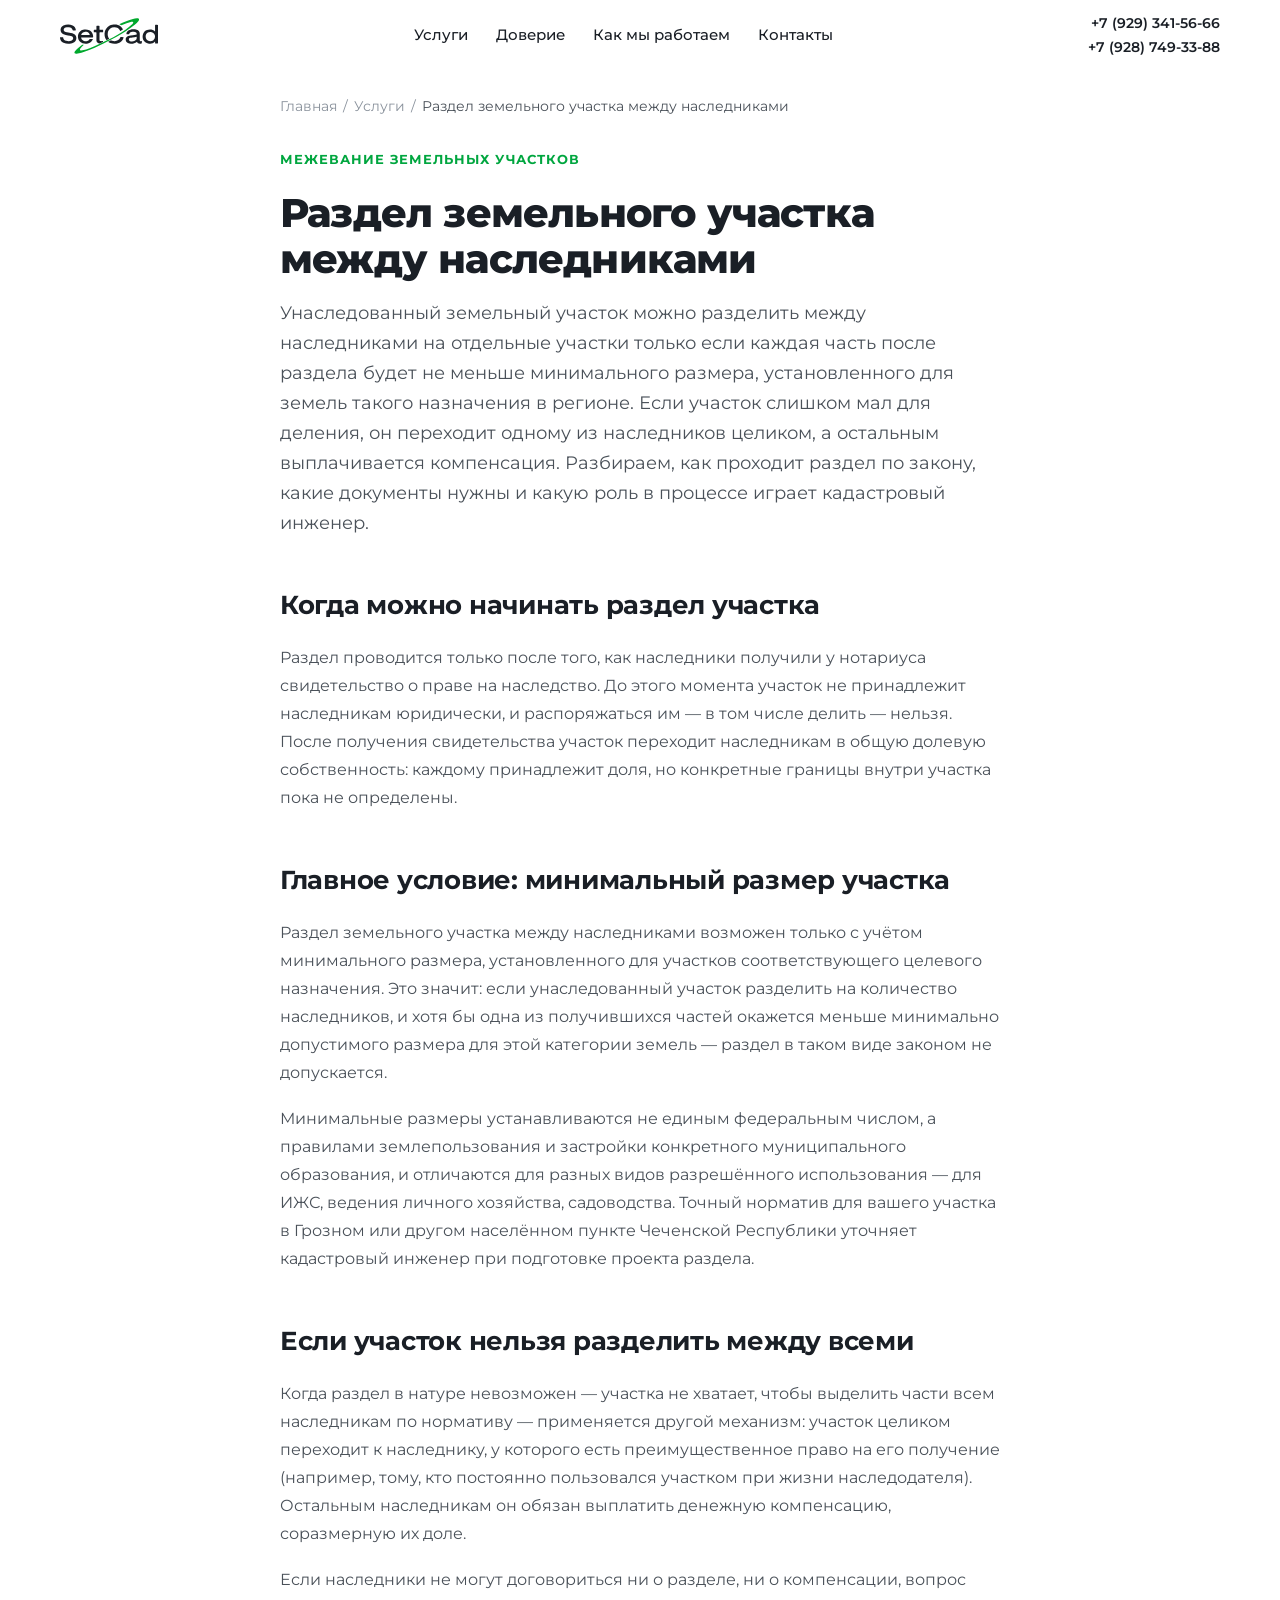
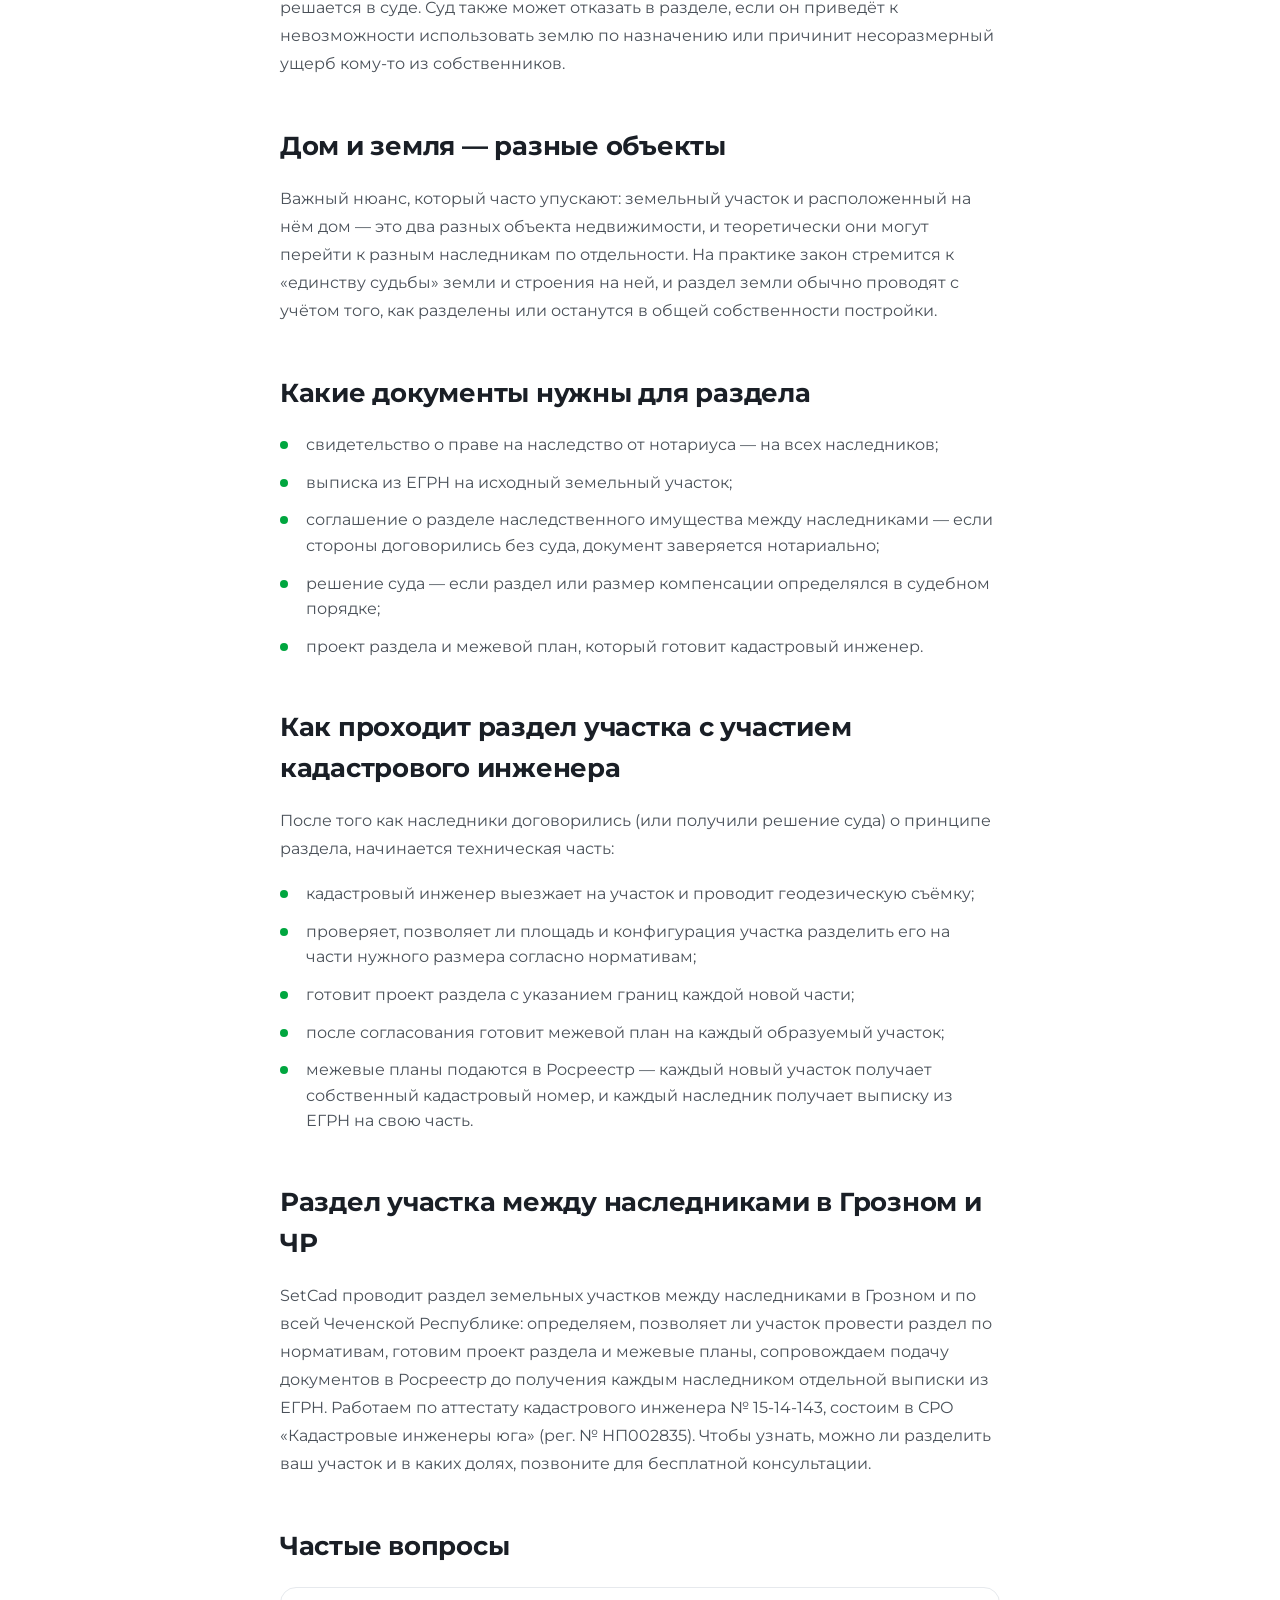
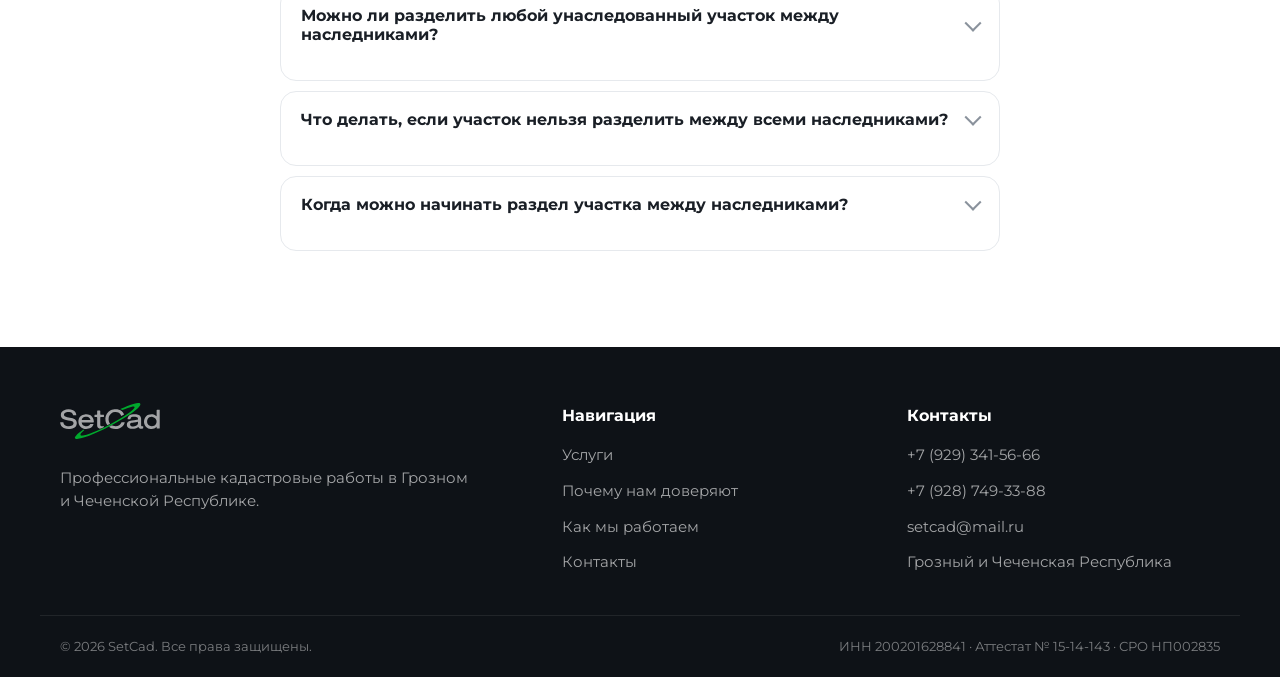
<file: articles/razdel-uchastka-mezhdu-naslednikami/index.html>
<!DOCTYPE html>
<html lang="ru">
<head>
    <meta charset="UTF-8">
    <meta name="viewport" content="width=device-width, initial-scale=1.0">
    <meta name="description" content="Как разделить земельный участок между наследниками: когда раздел возможен, что мешает разделить участок в натуре и как кадастровый инженер готовит документы для Росреестра.">
    <meta name="keywords" content="раздел земельного участка между наследниками, раздел участка по наследству, межевание для наследников, выдел доли в натуре, наследование земли Грозный">
    <meta name="theme-color" content="#00A63F">
    <meta property="og:title" content="Раздел земельного участка между наследниками | SetCad">
    <meta property="og:description" content="Когда раздел земельного участка между наследниками возможен, что мешает разделить его в натуре и как подготовить документы для Росреестра.">
    <meta property="og:type" content="article">
    <meta property="og:url" content="https://setcad.ru/articles/razdel-uchastka-mezhdu-naslednikami/">
    <meta property="og:image" content="https://setcad.ru/og-image.jpg">
    <meta property="og:locale" content="ru_RU">
    <link rel="canonical" href="https://setcad.ru/articles/razdel-uchastka-mezhdu-naslednikami/">
    <meta name="robots" content="index, follow">
    <title>Раздел земельного участка между наследниками — SetCad</title>
    <link rel="icon" href="/favicon.ico" sizes="any">
    <link rel="icon" type="image/svg+xml" href="/favicon.svg">
    <link rel="icon" type="image/png" sizes="192x192" href="/favicon-192.png">
    <link rel="apple-touch-icon" href="/apple-touch-icon.png">
    <link rel="preconnect" href="https://fonts.googleapis.com">
    <link rel="preconnect" href="https://fonts.gstatic.com" crossorigin>
    <link href="https://fonts.googleapis.com/css2?family=Montserrat:wght@400;500;600;700;800;900&display=swap" rel="stylesheet">
    <link rel="stylesheet" href="../../styles.v2.css?v=20260704-works">

    <script type="application/ld+json">
    {
        "@context": "https://schema.org",
        "@type": "Article",
        "headline": "Раздел земельного участка между наследниками",
        "description": "Когда раздел земельного участка между наследниками возможен, что мешает разделить его в натуре и как подготовить документы для Росреестра.",
        "author": { "@type": "Organization", "name": "SetCad", "url": "https://setcad.ru/" },
        "publisher": {
            "@type": "Organization",
            "name": "SetCad",
            "logo": { "@type": "ImageObject", "url": "https://setcad.ru/favicon.svg" }
        },
        "mainEntityOfPage": "https://setcad.ru/articles/razdel-uchastka-mezhdu-naslednikami/",
        "datePublished": "2026-06-29",
        "dateModified": "2026-06-29",
        "inLanguage": "ru-RU"
    }
    </script>

    <script type="application/ld+json">
    {
        "@context": "https://schema.org",
        "@type": "BreadcrumbList",
        "itemListElement": [
            { "@type": "ListItem", "position": 1, "name": "Главная", "item": "https://setcad.ru/" },
            { "@type": "ListItem", "position": 2, "name": "Статьи", "item": "https://setcad.ru/articles/" },
            { "@type": "ListItem", "position": 3, "name": "Раздел земельного участка между наследниками", "item": "https://setcad.ru/articles/razdel-uchastka-mezhdu-naslednikami/" }
        ]
    }
    </script>

    <script type="application/ld+json">
    {
        "@context": "https://schema.org",
        "@type": "FAQPage",
        "mainEntity": [
            {
                "@type": "Question",
                "name": "Можно ли разделить любой унаследованный участок между наследниками?",
                "acceptedAnswer": {
                    "@type": "Answer",
                    "text": "Нет. Раздел возможен только если каждая образуемая часть будет не меньше минимального размера, установленного для участков такого целевого назначения в конкретном регионе. Если участок слишком маленький для деления на нужное количество частей, он считается неделимым, и раздел в натуре невозможен."
                }
            },
            {
                "@type": "Question",
                "name": "Что делать, если участок нельзя разделить между всеми наследниками?",
                "acceptedAnswer": {
                    "@type": "Answer",
                    "text": "Участок целиком переходит наследнику с преимущественным правом на его получение, а остальным наследникам он выплачивает денежную компенсацию, соразмерную их доле. Если согласия нет, вопрос решается в суде."
                }
            },
            {
                "@type": "Question",
                "name": "Когда можно начинать раздел участка между наследниками?",
                "acceptedAnswer": {
                    "@type": "Answer",
                    "text": "Только после получения свидетельства о праве на наследство у нотариуса. До этого момента участок юридически не принадлежит наследникам, и раздел проводить нельзя."
                }
            }
        ]
    }
    </script>
</head>
<body>

    <header class="header" id="header">
        <div class="container header__inner">
            <a href="../../index.html" class="logo logo--full" aria-label="SetCad — на главную">
                <svg class="logo__full" viewBox="0 0 946 342" xmlns="http://www.w3.org/2000/svg" role="img" aria-label="SetCad" width="120" height="44">
                    <path d="M508.745 198.441C449.857 230.426 390.442 260.52 329.367 287.244C289.226 304.808 248.633 321.22 206.361 333.053C190.327 337.541 174.18 341.706 157.3 341.302C150.827 341.147 144.181 340.582 140.673 334.259C137.106 327.828 141.081 322.211 144.576 317.223C154.531 303.018 167.759 292.011 181.054 281.132C190.858 273.111 201.29 265.886 211.173 257.994C217.102 253.26 222.436 253.684 228.552 256.327C228.688 258.7 226.724 259.475 225.462 260.625C216.594 268.708 207.652 276.71 200.087 286.087C197.042 289.862 194.238 293.794 192.708 298.468C190.739 304.48 192.754 308.024 198.789 309.767C205.148 311.604 211.401 310.26 217.588 309.183C240.992 305.109 263.263 297.122 285.457 288.961C348.43 265.805 408.79 236.894 468.188 205.865C524.052 176.683 578.778 145.562 630.735 109.796C651.324 95.6237 671.479 80.8251 689.676 63.5647C694.036 59.4297 698.279 55.2002 701.903 50.3904C703.311 48.5219 704.555 46.5714 705.342 44.3337C707.7 37.6289 705.8 34.0464 698.811 32.8161C692.565 31.7164 686.575 33.7509 680.631 35.1514C654.086 41.4055 628.816 51.367 604.221 62.9067C595.615 66.9447 588.22 69.1732 580.297 62.212C578.282 60.4417 575.393 59.6669 572.984 58.4739C573.36 56.1594 575.087 55.9366 576.326 55.3691C617.545 36.4879 659.264 18.8892 703.156 7.05387C715.687 3.67512 728.365 0.815929 741.402 0.0681263C741.735 0.0490533 742.069 -0.0168356 742.399 0.00403936C749.021 0.422923 756.231 -0.135792 760.115 6.78596C763.965 13.6477 760.432 19.7987 756.78 25.3995C747.011 40.3801 733.743 52.1418 720.133 63.3968C682.165 94.7932 640.968 121.519 598.732 146.744C569.131 164.423 539.368 181.807 508.745 198.441Z" fill="#00A92D"/>
                    <path d="M33.7177 236.8C13.5264 227.101 2.69941 211.232 0.232134 189.477C-0.456011 183.41 0.0909486 182.707 5.98083 182.669C12.6466 182.626 19.3133 182.693 25.9784 182.615C28.4737 182.585 30.1912 183.2 30.4235 186.054C31.9235 204.484 43.4717 213.907 60.1449 217.749C77.984 221.859 95.8988 222.011 112.969 214.125C123.114 209.439 128.232 198.813 126.092 188.61C124.568 181.342 119.63 177.158 113.249 174.38C101.686 169.346 89.2725 167.593 77.0061 165.354C62.4283 162.692 47.7954 160.281 34.056 154.383C12.7971 145.256 3.24372 129.184 6.12794 106.304C8.23402 89.5979 17.7819 77.3991 32.6279 70.4838C61.851 56.8714 91.9631 56.0401 121.677 68.786C140.135 76.7035 149.967 91.8495 152.509 111.753C153.016 115.726 151.983 117.643 147.534 117.469C140.545 117.196 133.534 117.259 126.541 117.464C123.488 117.554 121.921 116.638 121.453 113.523C119.32 99.3288 110.216 91.6072 96.9948 88.3913C82.5011 84.8657 67.9026 84.8518 53.6044 89.5502C44.3377 92.5952 37.5284 98.2069 36.0158 108.619C34.9024 116.283 37.2344 122.398 43.7438 126.762C50.5497 131.324 58.3973 132.976 66.1988 134.757C83.5615 138.72 101.342 140.668 118.503 145.61C125.586 147.65 132.314 150.462 138.558 154.416C164.429 170.8 161.318 208.236 145.44 224.817C134.634 236.102 121.049 241.401 106.128 243.78C81.5604 247.696 57.3474 246.965 33.7177 236.8Z" fill="currentColor"/>
                    <path d="M943.877 64.1611C945.723 65.8575 945.49 67.7558 945.49 69.5639C945.499 125.21 945.451 180.856 945.565 236.501C945.575 241.14 943.988 242.684 939.441 242.424C933.628 242.092 927.77 242.081 921.956 242.392C917.427 242.634 916.014 240.755 916.316 236.534C916.551 233.253 916.363 229.942 916.363 225.049C896.926 246.206 873.472 248.567 848.525 243.856C831.801 240.698 818.461 231.638 808.476 217.768C788.924 190.61 793.129 148.733 816.654 125.407C838.37 103.874 890.512 98.1031 915.343 126.818C916.572 125.146 916.075 123.3 916.079 121.624C916.118 104.297 916.221 86.9685 916.007 69.6442C915.951 65.0948 917.337 63.3989 921.989 63.6512C929.131 64.0386 936.302 63.8849 943.877 64.1611ZM897.192 213.356C911.733 202.832 918.551 184.055 914.413 165.929C910.058 146.852 896.954 135.11 876.558 132.008C857.468 129.104 839.135 137.22 831.072 152.143C821.555 169.757 823.781 193.676 836.224 207.501C850.066 222.881 876.868 225.656 897.192 213.356Z" fill="currentColor"/>
                    <path d="M722.29 132.028C710.518 129.479 699.067 129.478 687.672 131.479C677.236 133.312 669.922 139.015 667.927 149.914C667.326 153.199 665.667 153.993 662.827 153.911C656.17 153.718 649.514 153.509 642.856 153.42C639.932 153.381 639.308 152.202 639.658 149.347C642.162 128.901 654.965 115.203 677.934 110.047C698.368 105.46 718.921 105.689 739.167 111.574C758.625 117.231 768.5 130.307 768.629 150.473C768.753 169.794 768.658 189.116 768.675 208.438C768.685 219.734 772.06 222.638 783.019 220.169C787.22 219.222 788.942 219.989 788.678 224.527C788.418 229.01 788.586 233.519 788.587 238.016C788.587 240.207 788.01 241.903 785.555 242.492C776.941 244.559 768.347 246.294 759.421 244.301C750.42 242.292 744.774 236.867 742.718 228.339C740.929 227.717 740.282 228.658 739.564 229.267C722.837 243.436 702.983 246.439 681.978 245.588C672.206 245.193 662.783 243.448 653.982 239.118C638.946 231.721 631.787 218.789 633.19 201.036C634.449 185.114 643.738 175.27 658.185 169.854C672.251 164.581 687.135 164.051 701.875 162.783C710.652 162.028 719.518 161.859 728.079 159.543C732.872 158.247 738.088 157.066 739.027 150.862C739.952 144.749 736.764 138.713 731.02 135.417C728.408 133.918 725.636 132.789 722.29 132.028ZM674.59 220.469C690.239 225.105 705.673 224.011 720.276 217.128C737.24 209.133 741.687 196.79 738.27 178.509C725.234 182.885 711.605 183.307 698.138 184.851C690.72 185.701 683.209 186.058 676.072 188.528C669.349 190.855 664.349 194.815 663.676 202.528C662.956 210.782 666.352 216.674 674.59 220.469Z" fill="currentColor"/>
                    <path d="M300.115 127.272C314.048 141.841 318.739 159.478 319.428 178.668C319.586 183.068 317.913 184.397 313.604 184.38C278.96 184.247 244.316 184.3 209.671 184.31C203.231 184.312 202.953 184.685 204.438 190.785C208.436 207.203 221.546 218.731 238.641 220.695C246.786 221.631 254.861 221.522 262.831 219.026C271.451 216.326 278.444 211.563 283.056 203.743C284.798 200.79 286.935 199.65 290.337 199.727C298.786 199.917 307.242 199.789 316.935 199.789C314.668 206.959 311.808 212.624 308.073 217.833C298.525 231.149 285.399 239.243 269.678 243.087C252.146 247.375 234.678 246.665 217.494 241.077C191.859 232.742 174.645 209.791 172.954 182.88C171.5 159.739 177.651 139.798 195.491 124.215C206.272 114.799 219.091 110.061 233.071 108.215C249.883 105.995 266.251 107.482 281.891 114.542C288.663 117.599 294.46 122.017 300.115 127.272ZM237.15 131.261C222.534 133.819 211.396 140.945 205.887 155.298C203.651 161.125 204.304 162.014 210.46 162.019C233.954 162.038 257.448 162.022 280.942 162.015C281.941 162.014 282.94 161.97 283.94 161.944C286.352 161.88 287.134 160.773 286.543 158.375C285.317 153.405 282.942 149.039 279.642 145.22C268.545 132.373 254.091 129.323 237.15 131.261Z" fill="currentColor"/>
                    <path d="M503.168 62.6344C532.93 57.4866 560.686 60.2675 585.011 79.3323C593.524 86.0045 599.969 94.4191 604.648 104.217C606.272 107.62 606.313 109.834 602.453 111.818C596.39 114.933 590.572 118.542 584.76 122.119C581.966 123.838 580.35 123.596 579.175 120.316C570.071 94.8973 544.44 85.0017 520.43 86.656C507.358 87.5567 495.158 90.8208 484.533 98.7655C470.71 109.101 463.322 123.253 460.74 140.04C457.688 159.88 460.811 178.48 472.535 195.207C472.993 195.86 473.217 196.677 473.935 198.273C465.851 202.305 457.937 206.415 449.861 210.178C447.479 211.288 446.449 208.662 445.345 207.122C437.437 196.092 432.586 183.758 430.534 170.41C425.383 136.903 433.673 107.611 458.861 84.1323C471.217 72.6141 486.271 66.0642 503.168 62.6344Z" fill="currentColor"/>
                    <path d="M391.3 220.314C397.543 221.09 403.33 220.793 409.134 219.932C411.062 219.647 413.938 218.692 414.42 221.885C414.817 224.506 415.812 227.7 412.316 229.351C402.679 233.905 393.26 239.046 383.316 242.793C373.289 246.572 356.935 236.393 353.112 224.925C351.683 220.638 351.054 216.216 351.064 211.664C351.116 187.835 350.964 164.006 351.18 140.18C351.224 135.328 349.677 133.623 344.908 133.948C340.097 134.276 335.245 133.95 330.417 134.093C326.763 134.201 325.288 132.564 325.398 128.994C325.531 124.665 325.608 120.324 325.443 115.999C325.282 111.802 327.193 110.474 331.185 110.679C336.004 110.926 340.857 110.521 345.675 110.786C349.741 111.009 351.291 109.666 351.167 105.428C350.898 96.2715 351.257 87.0965 351.003 77.9388C350.88 73.5314 352.055 71.503 356.864 71.7754C362.842 72.1139 368.865 72.0148 374.852 71.7456C379.128 71.5534 380.839 72.9828 380.717 77.4418C380.467 86.5994 380.889 95.777 380.572 104.93C380.407 109.693 382.224 110.972 386.685 110.817C394.674 110.538 402.682 110.865 410.676 110.688C414.334 110.607 415.818 111.935 415.662 115.617C415.472 120.108 415.454 124.62 415.657 129.11C415.828 132.898 414.094 134.072 410.574 134.021C402.411 133.903 394.243 134.098 386.082 133.937C382.041 133.858 380.559 135.35 380.588 139.496C380.746 161.99 380.624 184.486 380.703 206.98C380.73 214.865 383.325 218.053 391.3 220.314Z" fill="currentColor"/>
                    <path d="M484.783 238.773C477.147 235.764 470.338 232.13 463.446 226.358C468.978 223.411 473.909 221.149 478.458 218.281C485.949 213.557 492.529 212.619 501.766 216C521.692 223.292 542.063 222.339 560.756 210.682C570.042 204.892 576.74 196.621 580.746 186.43C582.14 182.884 584.054 181.579 587.794 181.749C594.44 182.051 601.106 181.875 607.762 182.009C613.278 182.12 613.934 182.981 612.333 188.31C604.161 215.526 586.02 233.008 559.138 241.135C534.364 248.624 509.57 247.589 484.783 238.773Z" fill="currentColor"/>
                </svg>
            </a>

            <nav class="nav" id="nav" aria-label="Основная навигация">
                <a href="../../index.html#services" class="nav__link">Услуги</a>
                <a href="../../index.html#trust" class="nav__link">Доверие</a>
                <a href="../../index.html#process" class="nav__link">Как мы работаем</a>
                <a href="tel:+79293415666" class="nav__link">Контакты</a>
            </nav>

            <div class="header__actions">
                <div class="header__phones">
                    <a href="tel:+79293415666">+7 (929) 341-56-66</a>
                    <a href="tel:+79287493388">+7 (928) 749-33-88</a>
                </div>
                <button class="burger" id="burger" aria-label="Открыть меню" aria-expanded="false" aria-controls="nav">
                    <span></span><span></span><span></span>
                </button>
            </div>
        </div>
    </header>

    <main>
        <section class="section article" id="article">
            <div class="container article__container">

                <nav class="article__breadcrumbs" aria-label="Хлебные крошки">
                    <a href="../../index.html">Главная</a>
                    <span aria-hidden="true">/</span>
                    <a href="../../index.html#services">Услуги</a>
                    <span aria-hidden="true">/</span>
                    <span aria-current="page">Раздел земельного участка между наследниками</span>
                </nav>

                <header class="article__head">
                    <span class="section__eyebrow">Межевание земельных участков</span>
                    <h1 class="article__title">Раздел земельного участка между наследниками</h1>
                    <p class="article__lead">Унаследованный земельный участок можно разделить между наследниками на отдельные участки только если каждая часть после раздела будет не меньше минимального размера, установленного для земель такого назначения в регионе. Если участок слишком мал для деления, он переходит одному из наследников целиком, а остальным выплачивается компенсация. Разбираем, как проходит раздел по закону, какие документы нужны и какую роль в процессе играет кадастровый инженер.</p>
                </header>

                <div class="article__body">

                    <h2>Когда можно начинать раздел участка</h2>
                    <p>Раздел проводится только после того, как наследники получили у нотариуса свидетельство о праве на наследство. До этого момента участок не принадлежит наследникам юридически, и распоряжаться им — в том числе делить — нельзя. После получения свидетельства участок переходит наследникам в общую долевую собственность: каждому принадлежит доля, но конкретные границы внутри участка пока не определены.</p>

                    <h2>Главное условие: минимальный размер участка</h2>
                    <p>Раздел земельного участка между наследниками возможен только с учётом минимального размера, установленного для участков соответствующего целевого назначения. Это значит: если унаследованный участок разделить на количество наследников, и хотя бы одна из получившихся частей окажется меньше минимально допустимого размера для этой категории земель — раздел в таком виде законом не допускается.</p>
                    <p>Минимальные размеры устанавливаются не единым федеральным числом, а правилами землепользования и застройки конкретного муниципального образования, и отличаются для разных видов разрешённого использования — для ИЖС, ведения личного хозяйства, садоводства. Точный норматив для вашего участка в Грозном или другом населённом пункте Чеченской Республики уточняет кадастровый инженер при подготовке проекта раздела.</p>

                    <h2>Если участок нельзя разделить между всеми</h2>
                    <p>Когда раздел в натуре невозможен — участка не хватает, чтобы выделить части всем наследникам по нормативу — применяется другой механизм: участок целиком переходит к наследнику, у которого есть преимущественное право на его получение (например, тому, кто постоянно пользовался участком при жизни наследодателя). Остальным наследникам он обязан выплатить денежную компенсацию, соразмерную их доле.</p>
                    <p>Если наследники не могут договориться ни о разделе, ни о компенсации, вопрос решается в суде. Суд также может отказать в разделе, если он приведёт к невозможности использовать землю по назначению или причинит несоразмерный ущерб кому-то из собственников.</p>

                    <h2>Дом и земля — разные объекты</h2>
                    <p>Важный нюанс, который часто упускают: земельный участок и расположенный на нём дом — это два разных объекта недвижимости, и теоретически они могут перейти к разным наследникам по отдельности. На практике закон стремится к «единству судьбы» земли и строения на ней, и раздел земли обычно проводят с учётом того, как разделены или останутся в общей собственности постройки.</p>

                    <h2>Какие документы нужны для раздела</h2>
                    <ul class="article__list">
                        <li>свидетельство о праве на наследство от нотариуса — на всех наследников;</li>
                        <li>выписка из ЕГРН на исходный земельный участок;</li>
                        <li>соглашение о разделе наследственного имущества между наследниками — если стороны договорились без суда, документ заверяется нотариально;</li>
                        <li>решение суда — если раздел или размер компенсации определялся в судебном порядке;</li>
                        <li>проект раздела и межевой план, который готовит кадастровый инженер.</li>
                    </ul>

                    <h2>Как проходит раздел участка с участием кадастрового инженера</h2>
                    <p>После того как наследники договорились (или получили решение суда) о принципе раздела, начинается техническая часть:</p>
                    <ul class="article__list">
                        <li>кадастровый инженер выезжает на участок и проводит геодезическую съёмку;</li>
                        <li>проверяет, позволяет ли площадь и конфигурация участка разделить его на части нужного размера согласно нормативам;</li>
                        <li>готовит проект раздела с указанием границ каждой новой части;</li>
                        <li>после согласования готовит межевой план на каждый образуемый участок;</li>
                        <li>межевые планы подаются в Росреестр — каждый новый участок получает собственный кадастровый номер, и каждый наследник получает выписку из ЕГРН на свою часть.</li>
                    </ul>

                    <h2>Раздел участка между наследниками в Грозном и ЧР</h2>
                    <p>SetCad проводит раздел земельных участков между наследниками в Грозном и по всей Чеченской Республике: определяем, позволяет ли участок провести раздел по нормативам, готовим проект раздела и межевые планы, сопровождаем подачу документов в Росреестр до получения каждым наследником отдельной выписки из ЕГРН. Работаем по аттестату кадастрового инженера № 15-14-143, состоим в СРО «Кадастровые инженеры юга» (рег. № НП002835). Чтобы узнать, можно ли разделить ваш участок и в каких долях, позвоните для бесплатной консультации.</p>

                    <h2>Частые вопросы</h2>

                    <div class="faq">
                        <div class="faq__item">
                            <button type="button" class="faq__question" aria-expanded="false">Можно ли разделить любой унаследованный участок между наследниками?</button>
                            <div class="faq__answer-wrap">
                                <div class="faq__answer">
                                    <p>Нет. Раздел возможен только если каждая образуемая часть будет не меньше минимального размера, установленного для участков такого целевого назначения в конкретном регионе. Если участок слишком маленький для деления на нужное количество частей, он считается неделимым, и раздел в натуре невозможен.</p>
                                </div>
                            </div>
                        </div>

                        <div class="faq__item">
                            <button type="button" class="faq__question" aria-expanded="false">Что делать, если участок нельзя разделить между всеми наследниками?</button>
                            <div class="faq__answer-wrap">
                                <div class="faq__answer">
                                    <p>Участок целиком переходит наследнику с преимущественным правом на его получение, а остальным наследникам он выплачивает денежную компенсацию, соразмерную их доле. Если согласия нет, вопрос решается в суде.</p>
                                </div>
                            </div>
                        </div>

                        <div class="faq__item">
                            <button type="button" class="faq__question" aria-expanded="false">Когда можно начинать раздел участка между наследниками?</button>
                            <div class="faq__answer-wrap">
                                <div class="faq__answer">
                                    <p>Только после получения свидетельства о праве на наследство у нотариуса. До этого момента участок юридически не принадлежит наследникам, и раздел проводить нельзя.</p>
                                </div>
                            </div>
                        </div>
                    </div>

                </div>
            </div>
        </section>
    </main>

    <footer class="footer" id="contacts">
        <div class="container footer__inner">
            <div class="footer__col footer__col--brand">
                <a href="../../index.html" class="logo" aria-label="SetCad — на главную">
                    <svg viewBox="0 0 946 342" width="100" height="36" xmlns="http://www.w3.org/2000/svg" role="img" aria-label="SetCad">
                        <path d="M508.745 198.441C449.857 230.426 390.442 260.52 329.367 287.244C289.226 304.808 248.633 321.22 206.361 333.053C190.327 337.541 174.18 341.706 157.3 341.302C150.827 341.147 144.181 340.582 140.673 334.259C137.106 327.828 141.081 322.211 144.576 317.223C154.531 303.018 167.759 292.011 181.054 281.132C190.858 273.111 201.29 265.886 211.173 257.994C217.102 253.26 222.436 253.684 228.552 256.327C228.688 258.7 226.724 259.475 225.462 260.625C216.594 268.708 207.652 276.71 200.087 286.087C197.042 289.862 194.238 293.794 192.708 298.468C190.739 304.48 192.754 308.024 198.789 309.767C205.148 311.604 211.401 310.26 217.588 309.183C240.992 305.109 263.263 297.122 285.457 288.961C348.43 265.805 408.79 236.894 468.188 205.865C524.052 176.683 578.778 145.562 630.735 109.796C651.324 95.6237 671.479 80.8251 689.676 63.5647C694.036 59.4297 698.279 55.2002 701.903 50.3904C703.311 48.5219 704.555 46.5714 705.342 44.3337C707.7 37.6289 705.8 34.0464 698.811 32.8161C692.565 31.7164 686.575 33.7509 680.631 35.1514C654.086 41.4055 628.816 51.367 604.221 62.9067C595.615 66.9447 588.22 69.1732 580.297 62.212C578.282 60.4417 575.393 59.6669 572.984 58.4739C573.36 56.1594 575.087 55.9366 576.326 55.3691C617.545 36.4879 659.264 18.8892 703.156 7.05387C715.687 3.67512 728.365 0.815929 741.402 0.0681263C741.735 0.0490533 742.069 -0.0168356 742.399 0.00403936C749.021 0.422923 756.231 -0.135792 760.115 6.78596C763.965 13.6477 760.432 19.7987 756.78 25.3995C747.011 40.3801 733.743 52.1418 720.133 63.3968C682.165 94.7932 640.968 121.519 598.732 146.744C569.131 164.423 539.368 181.807 508.745 198.441Z" fill="#00A92D"/>
                        <path d="M33.7177 236.8C13.5264 227.101 2.69941 211.232 0.232134 189.477C-0.456011 183.41 0.0909486 182.707 5.98083 182.669C12.6466 182.626 19.3133 182.693 25.9784 182.615C28.4737 182.585 30.1912 183.2 30.4235 186.054C31.9235 204.484 43.4717 213.907 60.1449 217.749C77.984 221.859 95.8988 222.011 112.969 214.125C123.114 209.439 128.232 198.813 126.092 188.61C124.568 181.342 119.63 177.158 113.249 174.38C101.686 169.346 89.2725 167.593 77.0061 165.354C62.4283 162.692 47.7954 160.281 34.056 154.383C12.7971 145.256 3.24372 129.184 6.12794 106.304C8.23402 89.5979 17.7819 77.3991 32.6279 70.4838C61.851 56.8714 91.9631 56.0401 121.677 68.786C140.135 76.7035 149.967 91.8495 152.509 111.753C153.016 115.726 151.983 117.643 147.534 117.469C140.545 117.196 133.534 117.259 126.541 117.464C123.488 117.554 121.921 116.638 121.453 113.523C119.32 99.3288 110.216 91.6072 96.9948 88.3913C82.5011 84.8657 67.9026 84.8518 53.6044 89.5502C44.3377 92.5952 37.5284 98.2069 36.0158 108.619C34.9024 116.283 37.2344 122.398 43.7438 126.762C50.5497 131.324 58.3973 132.976 66.1988 134.757C83.5615 138.72 101.342 140.668 118.503 145.61C125.586 147.65 132.314 150.462 138.558 154.416C164.429 170.8 161.318 208.236 145.44 224.817C134.634 236.102 121.049 241.401 106.128 243.78C81.5604 247.696 57.3474 246.965 33.7177 236.8Z" fill="currentColor"/>
                        <path d="M943.877 64.1611C945.723 65.8575 945.49 67.7558 945.49 69.5639C945.499 125.21 945.451 180.856 945.565 236.501C945.575 241.14 943.988 242.684 939.441 242.424C933.628 242.092 927.77 242.081 921.956 242.392C917.427 242.634 916.014 240.755 916.316 236.534C916.551 233.253 916.363 229.942 916.363 225.049C896.926 246.206 873.472 248.567 848.525 243.856C831.801 240.698 818.461 231.638 808.476 217.768C788.924 190.61 793.129 148.733 816.654 125.407C838.37 103.874 890.512 98.1031 915.343 126.818C916.572 125.146 916.075 123.3 916.079 121.624C916.118 104.297 916.221 86.9685 916.007 69.6442C915.951 65.0948 917.337 63.3989 921.989 63.6512C929.131 64.0386 936.302 63.8849 943.877 64.1611ZM897.192 213.356C911.733 202.832 918.551 184.055 914.413 165.929C910.058 146.852 896.954 135.11 876.558 132.008C857.468 129.104 839.135 137.22 831.072 152.143C821.555 169.757 823.781 193.676 836.224 207.501C850.066 222.881 876.868 225.656 897.192 213.356Z" fill="currentColor"/>
                        <path d="M722.29 132.028C710.518 129.479 699.067 129.478 687.672 131.479C677.236 133.312 669.922 139.015 667.927 149.914C667.326 153.199 665.667 153.993 662.827 153.911C656.17 153.718 649.514 153.509 642.856 153.42C639.932 153.381 639.308 152.202 639.658 149.347C642.162 128.901 654.965 115.203 677.934 110.047C698.368 105.46 718.921 105.689 739.167 111.574C758.625 117.231 768.5 130.307 768.629 150.473C768.753 169.794 768.658 189.116 768.675 208.438C768.685 219.734 772.06 222.638 783.019 220.169C787.22 219.222 788.942 219.989 788.678 224.527C788.418 229.01 788.586 233.519 788.587 238.016C788.587 240.207 788.01 241.903 785.555 242.492C776.941 244.559 768.347 246.294 759.421 244.301C750.42 242.292 744.774 236.867 742.718 228.339C740.929 227.717 740.282 228.658 739.564 229.267C722.837 243.436 702.983 246.439 681.978 245.588C672.206 245.193 662.783 243.448 653.982 239.118C638.946 231.721 631.787 218.789 633.19 201.036C634.449 185.114 643.738 175.27 658.185 169.854C672.251 164.581 687.135 164.051 701.875 162.783C710.652 162.028 719.518 161.859 728.079 159.543C732.872 158.247 738.088 157.066 739.027 150.862C739.952 144.749 736.764 138.713 731.02 135.417C728.408 133.918 725.636 132.789 722.29 132.028ZM674.59 220.469C690.239 225.105 705.673 224.011 720.276 217.128C737.24 209.133 741.687 196.79 738.27 178.509C725.234 182.885 711.605 183.307 698.138 184.851C690.72 185.701 683.209 186.058 676.072 188.528C669.349 190.855 664.349 194.815 663.676 202.528C662.956 210.782 666.352 216.674 674.59 220.469Z" fill="currentColor"/>
                        <path d="M300.115 127.272C314.048 141.841 318.739 159.478 319.428 178.668C319.586 183.068 317.913 184.397 313.604 184.38C278.96 184.247 244.316 184.3 209.671 184.31C203.231 184.312 202.953 184.685 204.438 190.785C208.436 207.203 221.546 218.731 238.641 220.695C246.786 221.631 254.861 221.522 262.831 219.026C271.451 216.326 278.444 211.563 283.056 203.743C284.798 200.79 286.935 199.65 290.337 199.727C298.786 199.917 307.242 199.789 316.935 199.789C314.668 206.959 311.808 212.624 308.073 217.833C298.525 231.149 285.399 239.243 269.678 243.087C252.146 247.375 234.678 246.665 217.494 241.077C191.859 232.742 174.645 209.791 172.954 182.88C171.5 159.739 177.651 139.798 195.491 124.215C206.272 114.799 219.091 110.061 233.071 108.215C249.883 105.995 266.251 107.482 281.891 114.542C288.663 117.599 294.46 122.017 300.115 127.272ZM237.15 131.261C222.534 133.819 211.396 140.945 205.887 155.298C203.651 161.125 204.304 162.014 210.46 162.019C233.954 162.038 257.448 162.022 280.942 162.015C281.941 162.014 282.94 161.97 283.94 161.944C286.352 161.88 287.134 160.773 286.543 158.375C285.317 153.405 282.942 149.039 279.642 145.22C268.545 132.373 254.091 129.323 237.15 131.261Z" fill="currentColor"/>
                        <path d="M503.168 62.6344C532.93 57.4866 560.686 60.2675 585.011 79.3323C593.524 86.0045 599.969 94.4191 604.648 104.217C606.272 107.62 606.313 109.834 602.453 111.818C596.39 114.933 590.572 118.542 584.76 122.119C581.966 123.838 580.35 123.596 579.175 120.316C570.071 94.8973 544.44 85.0017 520.43 86.656C507.358 87.5567 495.158 90.8208 484.533 98.7655C470.71 109.101 463.322 123.253 460.74 140.04C457.688 159.88 460.811 178.48 472.535 195.207C472.993 195.86 473.217 196.677 473.935 198.273C465.851 202.305 457.937 206.415 449.861 210.178C447.479 211.288 446.449 208.662 445.345 207.122C437.437 196.092 432.586 183.758 430.534 170.41C425.383 136.903 433.673 107.611 458.861 84.1323C471.217 72.6141 486.271 66.0642 503.168 62.6344Z" fill="currentColor"/>
                        <path d="M391.3 220.314C397.543 221.09 403.33 220.793 409.134 219.932C411.062 219.647 413.938 218.692 414.42 221.885C414.817 224.506 415.812 227.7 412.316 229.351C402.679 233.905 393.26 239.046 383.316 242.793C373.289 246.572 356.935 236.393 353.112 224.925C351.683 220.638 351.054 216.216 351.064 211.664C351.116 187.835 350.964 164.006 351.18 140.18C351.224 135.328 349.677 133.623 344.908 133.948C340.097 134.276 335.245 133.95 330.417 134.093C326.763 134.201 325.288 132.564 325.398 128.994C325.531 124.665 325.608 120.324 325.443 115.999C325.282 111.802 327.193 110.474 331.185 110.679C336.004 110.926 340.857 110.521 345.675 110.786C349.741 111.009 351.291 109.666 351.167 105.428C350.898 96.2715 351.257 87.0965 351.003 77.9388C350.88 73.5314 352.055 71.503 356.864 71.7754C362.842 72.1139 368.865 72.0148 374.852 71.7456C379.128 71.5534 380.839 72.9828 380.717 77.4418C380.467 86.5994 380.889 95.777 380.572 104.93C380.407 109.693 382.224 110.972 386.685 110.817C394.674 110.538 402.682 110.865 410.676 110.688C414.334 110.607 415.818 111.935 415.662 115.617C415.472 120.108 415.454 124.62 415.657 129.11C415.828 132.898 414.094 134.072 410.574 134.021C402.411 133.903 394.243 134.098 386.082 133.937C382.041 133.858 380.559 135.35 380.588 139.496C380.746 161.99 380.624 184.486 380.703 206.98C380.73 214.865 383.325 218.053 391.3 220.314Z" fill="currentColor"/>
                        <path d="M484.783 238.773C477.147 235.764 470.338 232.13 463.446 226.358C468.978 223.411 473.909 221.149 478.458 218.281C485.949 213.557 492.529 212.619 501.766 216C521.692 223.292 542.063 222.339 560.756 210.682C570.042 204.892 576.74 196.621 580.746 186.43C582.14 182.884 584.054 181.579 587.794 181.749C594.44 182.051 601.106 181.875 607.762 182.009C613.278 182.12 613.934 182.981 612.333 188.31C604.161 215.526 586.02 233.008 559.138 241.135C534.364 248.624 509.57 247.589 484.783 238.773Z" fill="currentColor"/>
                    </svg>
                </a>
                <p class="footer__tagline">Профессиональные кадастровые работы в&nbsp;Грозном и&nbsp;Чеченской Республике.</p>
            </div>

            <nav class="footer__col" aria-label="Разделы">
                <h4>Навигация</h4>
                <a href="../../index.html#services">Услуги</a>
                <a href="../../index.html#trust">Почему нам доверяют</a>
                <a href="../../index.html#process">Как мы работаем</a>
                <a href="tel:+79293415666">Контакты</a>
            </nav>

            <div class="footer__col">
                <h4>Контакты</h4>
                <a href="tel:+79293415666">+7 (929) 341-56-66</a>
                <a href="tel:+79287493388">+7 (928) 749-33-88</a>
                <a href="mailto:setcad@mail.ru">setcad@mail.ru</a>
                <p>Грозный и Чеченская Республика</p>
            </div>
        </div>
        <div class="footer__bottom">
            <div class="container footer__bottom-inner">
                <span>© <span id="year"></span> SetCad. Все права защищены.</span>
                <span>ИНН 200201628841 · Аттестат №&nbsp;15-14-143 · СРО НП002835</span>
            </div>
        </div>
    </footer>

    <script>
        document.getElementById('year').textContent = new Date().getFullYear();

        const floatButtons = document.querySelectorAll('.float-cta, .float-cta-text');
        const showFloatButtons = () => {
            const shouldShow = window.scrollY > 400;
            floatButtons.forEach(btn => btn.classList.toggle('is-visible', shouldShow));
        };
        window.addEventListener('scroll', showFloatButtons, { passive: true });
        showFloatButtons();

        document.querySelectorAll('.faq__question').forEach(btn => {
            btn.addEventListener('click', () => {
                const item = btn.closest('.faq__item');
                const isOpen = item.classList.contains('is-open');
                item.classList.toggle('is-open', !isOpen);
                btn.setAttribute('aria-expanded', String(!isOpen));
            });
        });
    </script>
</body>
</html>
</file>
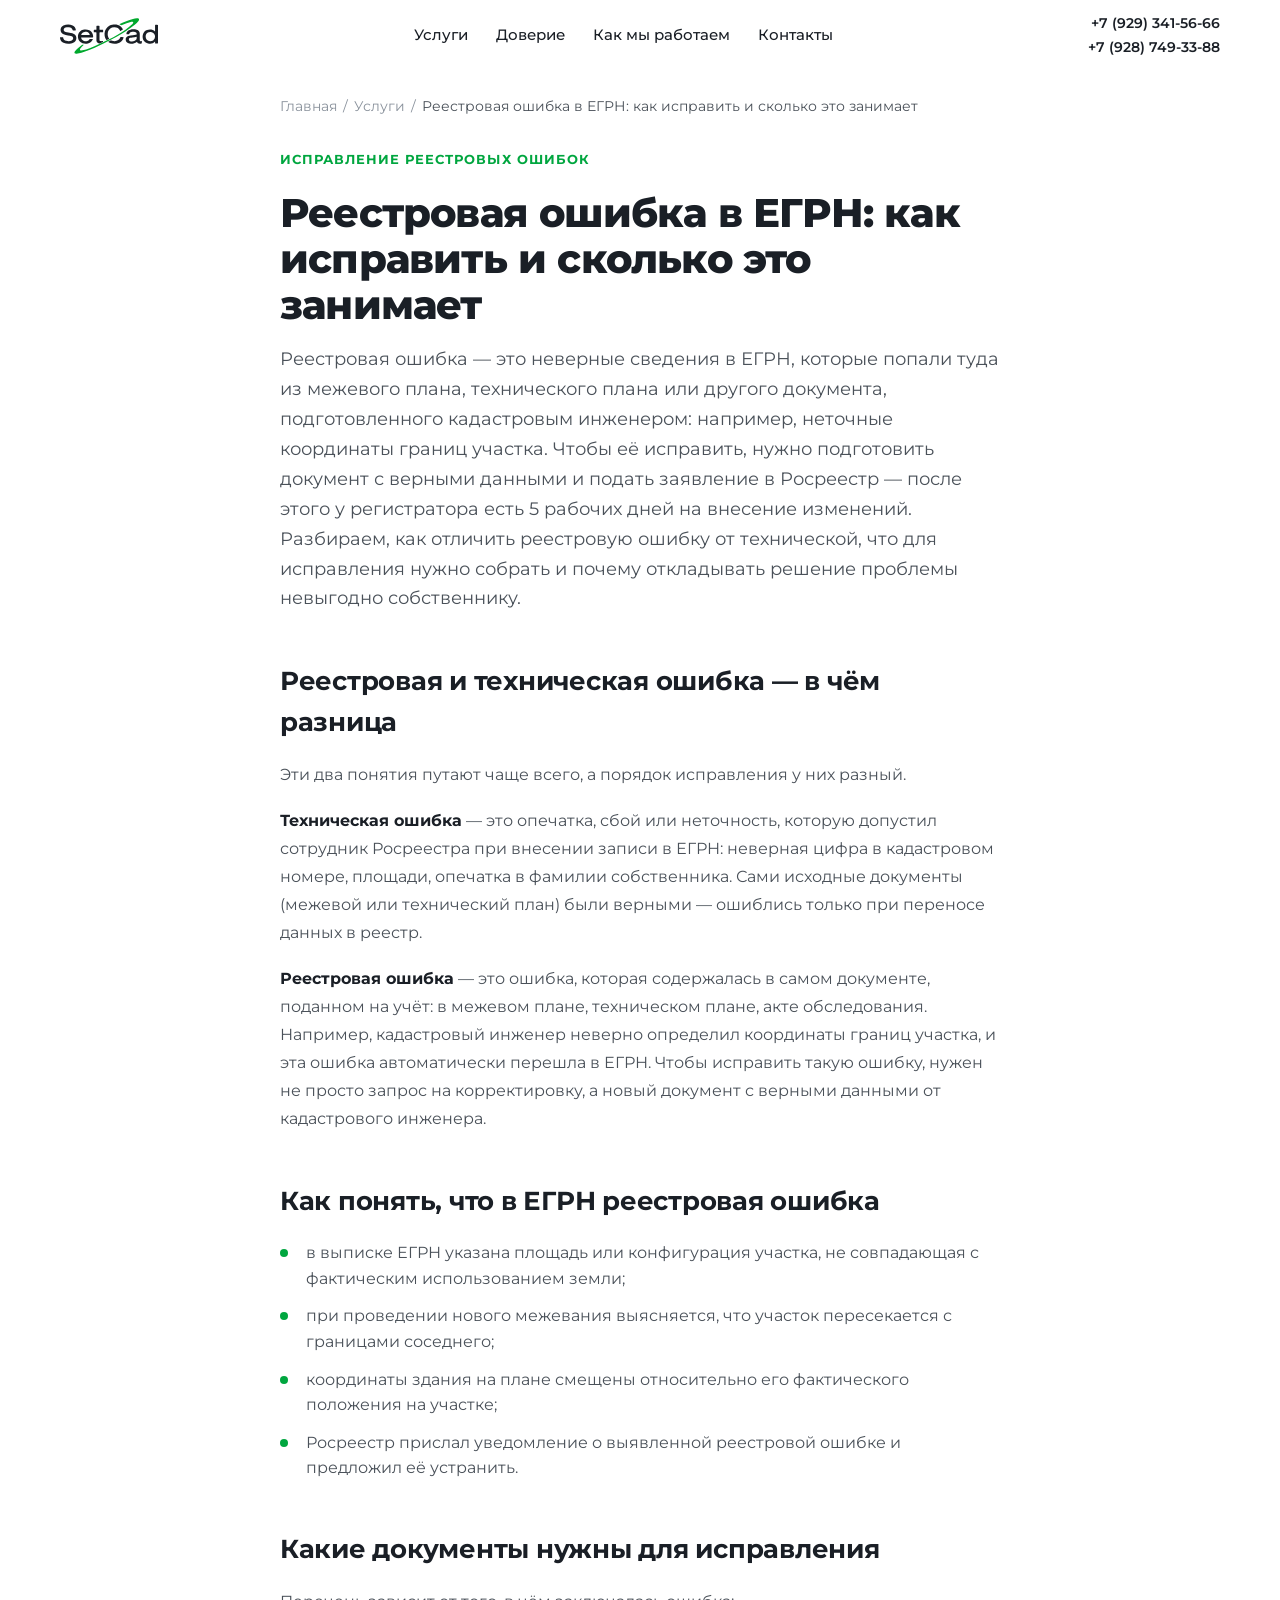
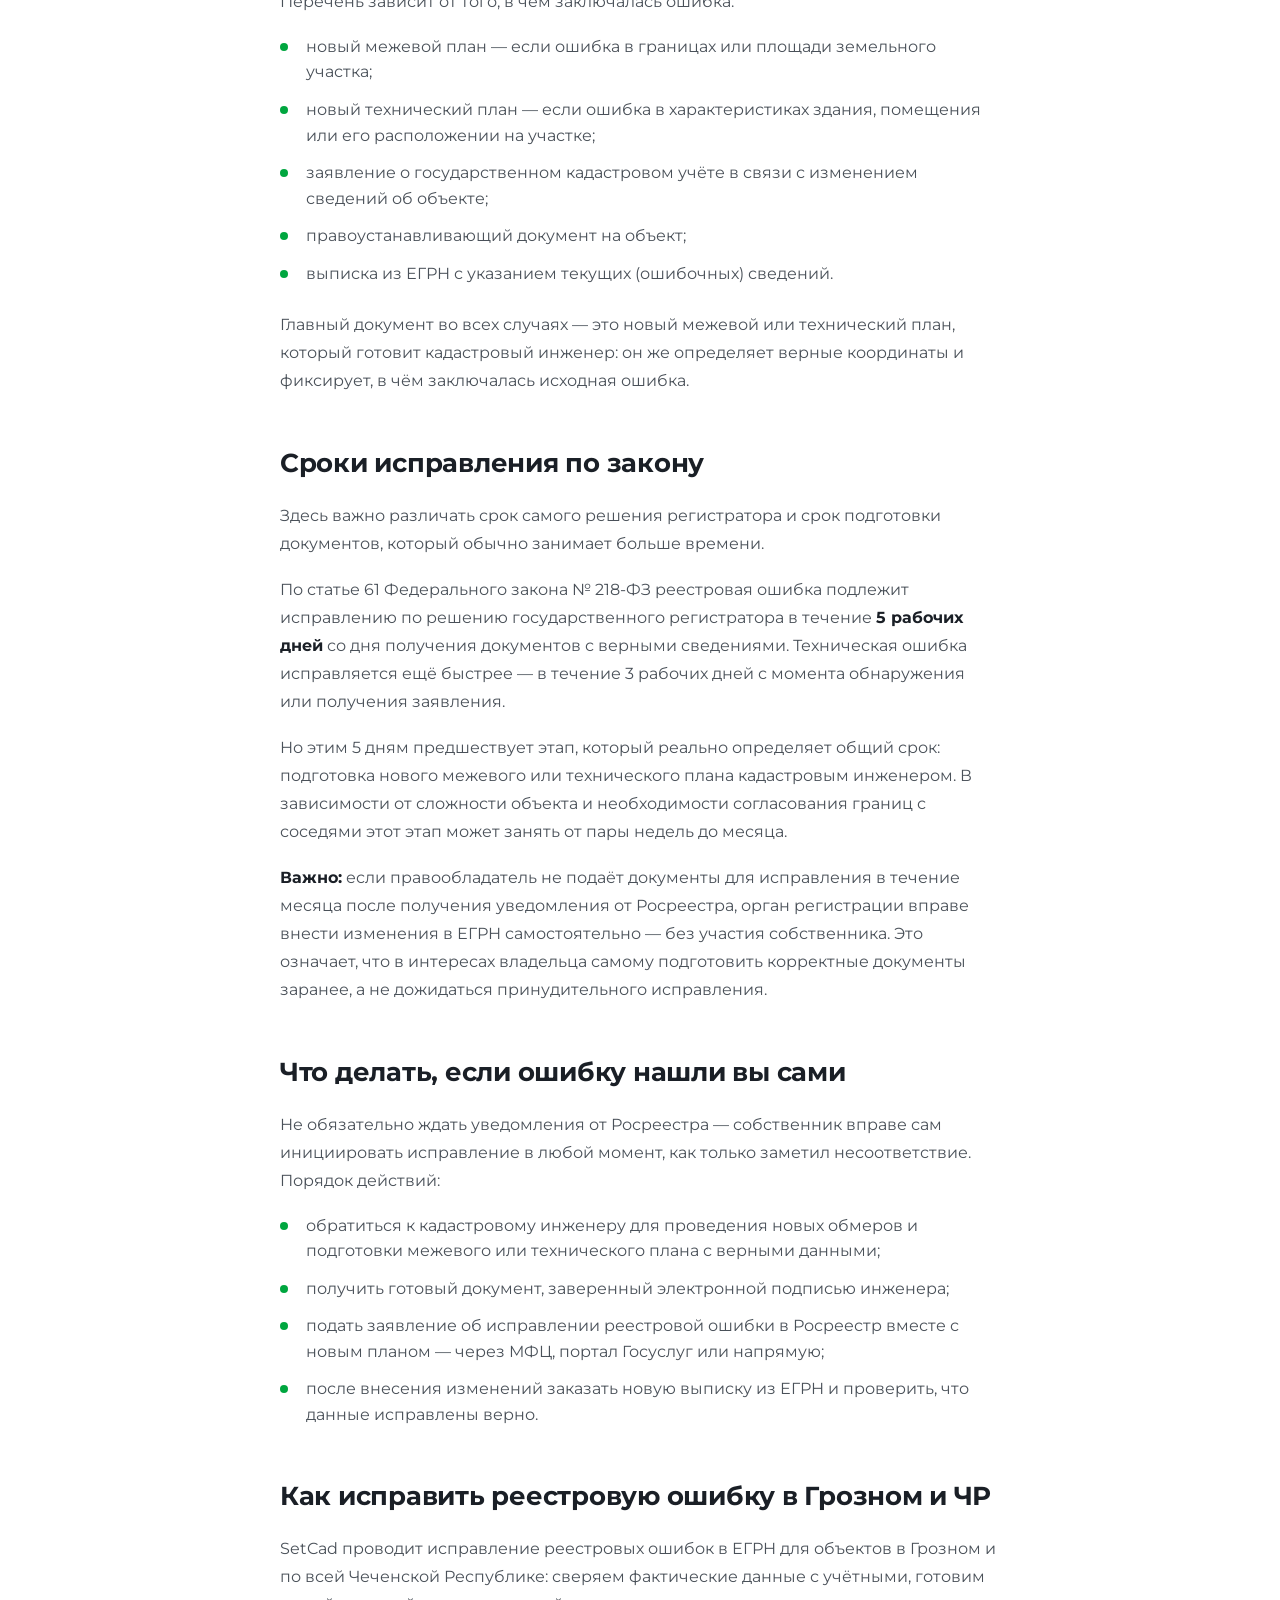
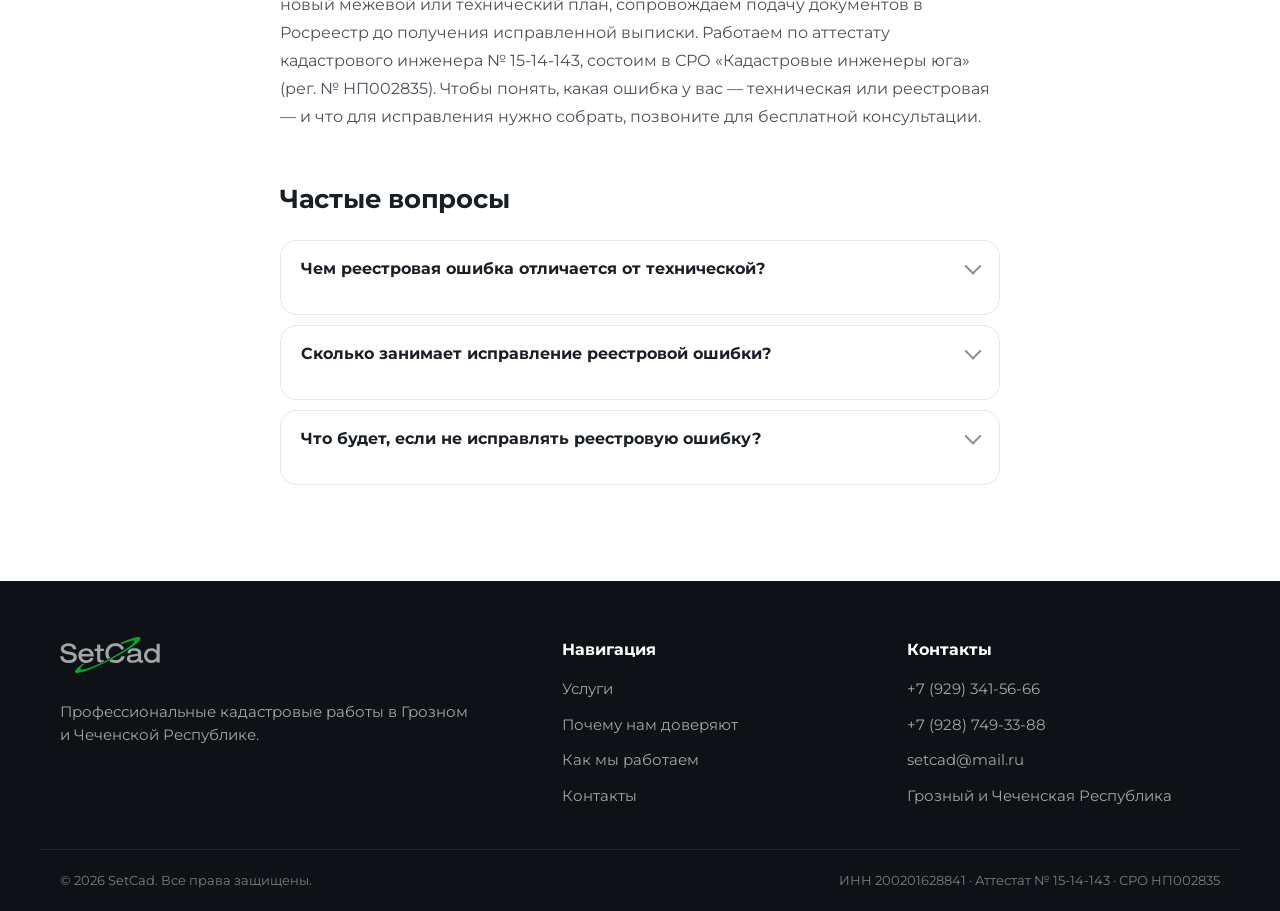
<file: articles/reestrovaya-oshibka-egrn/index.html>
<!DOCTYPE html>
<html lang="ru">
<head>
    <meta charset="UTF-8">
    <meta name="viewport" content="width=device-width, initial-scale=1.0">
    <meta name="description" content="Реестровая ошибка в ЕГРН: что это, чем отличается от технической ошибки, как исправить и сколько это занимает по закону. Порядок действий в Грозном и ЧР.">
    <meta name="keywords" content="реестровая ошибка ЕГРН, исправление реестровой ошибки, техническая ошибка ЕГРН, реестровая ошибка Грозный, как исправить ошибку в ЕГРН">
    <meta name="theme-color" content="#00A63F">
    <meta property="og:title" content="Реестровая ошибка в ЕГРН: как исправить и сколько это занимает | SetCad">
    <meta property="og:description" content="Чем реестровая ошибка отличается от технической, как её исправить и какие сроки установлены законом.">
    <meta property="og:type" content="article">
    <meta property="og:url" content="https://setcad.ru/articles/reestrovaya-oshibka-egrn/">
    <meta property="og:image" content="https://setcad.ru/og-image.jpg">
    <meta property="og:locale" content="ru_RU">
    <link rel="canonical" href="https://setcad.ru/articles/reestrovaya-oshibka-egrn/">
    <meta name="robots" content="index, follow">
    <title>Реестровая ошибка в ЕГРН: как исправить и сколько это занимает — SetCad</title>
    <link rel="icon" href="/favicon.ico" sizes="any">
    <link rel="icon" type="image/svg+xml" href="/favicon.svg">
    <link rel="icon" type="image/png" sizes="192x192" href="/favicon-192.png">
    <link rel="apple-touch-icon" href="/apple-touch-icon.png">
    <link rel="preconnect" href="https://fonts.googleapis.com">
    <link rel="preconnect" href="https://fonts.gstatic.com" crossorigin>
    <link href="https://fonts.googleapis.com/css2?family=Montserrat:wght@400;500;600;700;800;900&display=swap" rel="stylesheet">
    <link rel="stylesheet" href="../../styles.v2.css?v=20260704-works">

    <script type="application/ld+json">
    {
        "@context": "https://schema.org",
        "@type": "Article",
        "headline": "Реестровая ошибка в ЕГРН: как исправить и сколько это занимает",
        "description": "Чем реестровая ошибка отличается от технической, как её исправить и какие сроки установлены законом.",
        "author": { "@type": "Organization", "name": "SetCad", "url": "https://setcad.ru/" },
        "publisher": {
            "@type": "Organization",
            "name": "SetCad",
            "logo": { "@type": "ImageObject", "url": "https://setcad.ru/favicon.svg" }
        },
        "mainEntityOfPage": "https://setcad.ru/articles/reestrovaya-oshibka-egrn/",
        "datePublished": "2026-06-28",
        "dateModified": "2026-06-28",
        "inLanguage": "ru-RU"
    }
    </script>

    <script type="application/ld+json">
    {
        "@context": "https://schema.org",
        "@type": "BreadcrumbList",
        "itemListElement": [
            { "@type": "ListItem", "position": 1, "name": "Главная", "item": "https://setcad.ru/" },
            { "@type": "ListItem", "position": 2, "name": "Статьи", "item": "https://setcad.ru/articles/" },
            { "@type": "ListItem", "position": 3, "name": "Реестровая ошибка в ЕГРН: как исправить и сколько это занимает", "item": "https://setcad.ru/articles/reestrovaya-oshibka-egrn/" }
        ]
    }
    </script>

    <script type="application/ld+json">
    {
        "@context": "https://schema.org",
        "@type": "FAQPage",
        "mainEntity": [
            {
                "@type": "Question",
                "name": "Чем реестровая ошибка отличается от технической?",
                "acceptedAnswer": {
                    "@type": "Answer",
                    "text": "Техническая ошибка — это опечатка или сбой при внесении данных сотрудником Росреестра, например неверная цифра в номере или площади. Реестровая ошибка — это ошибка, которая попала в ЕГРН из межевого плана, технического плана или другого документа, который готовил кадастровый инженер: например, неверные координаты границ. Исправляются они по-разному и требуют разных документов."
                }
            },
            {
                "@type": "Question",
                "name": "Сколько занимает исправление реестровой ошибки?",
                "acceptedAnswer": {
                    "@type": "Answer",
                    "text": "По закону у регистратора есть 5 рабочих дней на исправление ошибки после получения документов с верными сведениями. Но эти документы — новый межевой или технический план — нужно сначала подготовить, и именно этот этап обычно занимает больше всего времени: от пары недель до месяца в зависимости от сложности объекта."
                }
            },
            {
                "@type": "Question",
                "name": "Что будет, если не исправлять реестровую ошибку?",
                "acceptedAnswer": {
                    "@type": "Answer",
                    "text": "Если правообладатель не подаёт документы для исправления в течение месяца после уведомления, Росреестр вправе внести изменения в ЕГРН самостоятельно — без участия собственника и без учёта его интересов. Лучше подготовить документы заранее и подать их по своей инициативе, чтобы границы и площадь были зафиксированы корректно."
                }
            }
        ]
    }
    </script>
</head>
<body>

    <header class="header" id="header">
        <div class="container header__inner">
            <a href="../../index.html" class="logo logo--full" aria-label="SetCad — на главную">
                <svg class="logo__full" viewBox="0 0 946 342" xmlns="http://www.w3.org/2000/svg" role="img" aria-label="SetCad" width="120" height="44">
                    <path d="M508.745 198.441C449.857 230.426 390.442 260.52 329.367 287.244C289.226 304.808 248.633 321.22 206.361 333.053C190.327 337.541 174.18 341.706 157.3 341.302C150.827 341.147 144.181 340.582 140.673 334.259C137.106 327.828 141.081 322.211 144.576 317.223C154.531 303.018 167.759 292.011 181.054 281.132C190.858 273.111 201.29 265.886 211.173 257.994C217.102 253.26 222.436 253.684 228.552 256.327C228.688 258.7 226.724 259.475 225.462 260.625C216.594 268.708 207.652 276.71 200.087 286.087C197.042 289.862 194.238 293.794 192.708 298.468C190.739 304.48 192.754 308.024 198.789 309.767C205.148 311.604 211.401 310.26 217.588 309.183C240.992 305.109 263.263 297.122 285.457 288.961C348.43 265.805 408.79 236.894 468.188 205.865C524.052 176.683 578.778 145.562 630.735 109.796C651.324 95.6237 671.479 80.8251 689.676 63.5647C694.036 59.4297 698.279 55.2002 701.903 50.3904C703.311 48.5219 704.555 46.5714 705.342 44.3337C707.7 37.6289 705.8 34.0464 698.811 32.8161C692.565 31.7164 686.575 33.7509 680.631 35.1514C654.086 41.4055 628.816 51.367 604.221 62.9067C595.615 66.9447 588.22 69.1732 580.297 62.212C578.282 60.4417 575.393 59.6669 572.984 58.4739C573.36 56.1594 575.087 55.9366 576.326 55.3691C617.545 36.4879 659.264 18.8892 703.156 7.05387C715.687 3.67512 728.365 0.815929 741.402 0.0681263C741.735 0.0490533 742.069 -0.0168356 742.399 0.00403936C749.021 0.422923 756.231 -0.135792 760.115 6.78596C763.965 13.6477 760.432 19.7987 756.78 25.3995C747.011 40.3801 733.743 52.1418 720.133 63.3968C682.165 94.7932 640.968 121.519 598.732 146.744C569.131 164.423 539.368 181.807 508.745 198.441Z" fill="#00A92D"/>
                    <path d="M33.7177 236.8C13.5264 227.101 2.69941 211.232 0.232134 189.477C-0.456011 183.41 0.0909486 182.707 5.98083 182.669C12.6466 182.626 19.3133 182.693 25.9784 182.615C28.4737 182.585 30.1912 183.2 30.4235 186.054C31.9235 204.484 43.4717 213.907 60.1449 217.749C77.984 221.859 95.8988 222.011 112.969 214.125C123.114 209.439 128.232 198.813 126.092 188.61C124.568 181.342 119.63 177.158 113.249 174.38C101.686 169.346 89.2725 167.593 77.0061 165.354C62.4283 162.692 47.7954 160.281 34.056 154.383C12.7971 145.256 3.24372 129.184 6.12794 106.304C8.23402 89.5979 17.7819 77.3991 32.6279 70.4838C61.851 56.8714 91.9631 56.0401 121.677 68.786C140.135 76.7035 149.967 91.8495 152.509 111.753C153.016 115.726 151.983 117.643 147.534 117.469C140.545 117.196 133.534 117.259 126.541 117.464C123.488 117.554 121.921 116.638 121.453 113.523C119.32 99.3288 110.216 91.6072 96.9948 88.3913C82.5011 84.8657 67.9026 84.8518 53.6044 89.5502C44.3377 92.5952 37.5284 98.2069 36.0158 108.619C34.9024 116.283 37.2344 122.398 43.7438 126.762C50.5497 131.324 58.3973 132.976 66.1988 134.757C83.5615 138.72 101.342 140.668 118.503 145.61C125.586 147.65 132.314 150.462 138.558 154.416C164.429 170.8 161.318 208.236 145.44 224.817C134.634 236.102 121.049 241.401 106.128 243.78C81.5604 247.696 57.3474 246.965 33.7177 236.8Z" fill="currentColor"/>
                    <path d="M943.877 64.1611C945.723 65.8575 945.49 67.7558 945.49 69.5639C945.499 125.21 945.451 180.856 945.565 236.501C945.575 241.14 943.988 242.684 939.441 242.424C933.628 242.092 927.77 242.081 921.956 242.392C917.427 242.634 916.014 240.755 916.316 236.534C916.551 233.253 916.363 229.942 916.363 225.049C896.926 246.206 873.472 248.567 848.525 243.856C831.801 240.698 818.461 231.638 808.476 217.768C788.924 190.61 793.129 148.733 816.654 125.407C838.37 103.874 890.512 98.1031 915.343 126.818C916.572 125.146 916.075 123.3 916.079 121.624C916.118 104.297 916.221 86.9685 916.007 69.6442C915.951 65.0948 917.337 63.3989 921.989 63.6512C929.131 64.0386 936.302 63.8849 943.877 64.1611ZM897.192 213.356C911.733 202.832 918.551 184.055 914.413 165.929C910.058 146.852 896.954 135.11 876.558 132.008C857.468 129.104 839.135 137.22 831.072 152.143C821.555 169.757 823.781 193.676 836.224 207.501C850.066 222.881 876.868 225.656 897.192 213.356Z" fill="currentColor"/>
                    <path d="M722.29 132.028C710.518 129.479 699.067 129.478 687.672 131.479C677.236 133.312 669.922 139.015 667.927 149.914C667.326 153.199 665.667 153.993 662.827 153.911C656.17 153.718 649.514 153.509 642.856 153.42C639.932 153.381 639.308 152.202 639.658 149.347C642.162 128.901 654.965 115.203 677.934 110.047C698.368 105.46 718.921 105.689 739.167 111.574C758.625 117.231 768.5 130.307 768.629 150.473C768.753 169.794 768.658 189.116 768.675 208.438C768.685 219.734 772.06 222.638 783.019 220.169C787.22 219.222 788.942 219.989 788.678 224.527C788.418 229.01 788.586 233.519 788.587 238.016C788.587 240.207 788.01 241.903 785.555 242.492C776.941 244.559 768.347 246.294 759.421 244.301C750.42 242.292 744.774 236.867 742.718 228.339C740.929 227.717 740.282 228.658 739.564 229.267C722.837 243.436 702.983 246.439 681.978 245.588C672.206 245.193 662.783 243.448 653.982 239.118C638.946 231.721 631.787 218.789 633.19 201.036C634.449 185.114 643.738 175.27 658.185 169.854C672.251 164.581 687.135 164.051 701.875 162.783C710.652 162.028 719.518 161.859 728.079 159.543C732.872 158.247 738.088 157.066 739.027 150.862C739.952 144.749 736.764 138.713 731.02 135.417C728.408 133.918 725.636 132.789 722.29 132.028ZM674.59 220.469C690.239 225.105 705.673 224.011 720.276 217.128C737.24 209.133 741.687 196.79 738.27 178.509C725.234 182.885 711.605 183.307 698.138 184.851C690.72 185.701 683.209 186.058 676.072 188.528C669.349 190.855 664.349 194.815 663.676 202.528C662.956 210.782 666.352 216.674 674.59 220.469Z" fill="currentColor"/>
                    <path d="M300.115 127.272C314.048 141.841 318.739 159.478 319.428 178.668C319.586 183.068 317.913 184.397 313.604 184.38C278.96 184.247 244.316 184.3 209.671 184.31C203.231 184.312 202.953 184.685 204.438 190.785C208.436 207.203 221.546 218.731 238.641 220.695C246.786 221.631 254.861 221.522 262.831 219.026C271.451 216.326 278.444 211.563 283.056 203.743C284.798 200.79 286.935 199.65 290.337 199.727C298.786 199.917 307.242 199.789 316.935 199.789C314.668 206.959 311.808 212.624 308.073 217.833C298.525 231.149 285.399 239.243 269.678 243.087C252.146 247.375 234.678 246.665 217.494 241.077C191.859 232.742 174.645 209.791 172.954 182.88C171.5 159.739 177.651 139.798 195.491 124.215C206.272 114.799 219.091 110.061 233.071 108.215C249.883 105.995 266.251 107.482 281.891 114.542C288.663 117.599 294.46 122.017 300.115 127.272ZM237.15 131.261C222.534 133.819 211.396 140.945 205.887 155.298C203.651 161.125 204.304 162.014 210.46 162.019C233.954 162.038 257.448 162.022 280.942 162.015C281.941 162.014 282.94 161.97 283.94 161.944C286.352 161.88 287.134 160.773 286.543 158.375C285.317 153.405 282.942 149.039 279.642 145.22C268.545 132.373 254.091 129.323 237.15 131.261Z" fill="currentColor"/>
                    <path d="M503.168 62.6344C532.93 57.4866 560.686 60.2675 585.011 79.3323C593.524 86.0045 599.969 94.4191 604.648 104.217C606.272 107.62 606.313 109.834 602.453 111.818C596.39 114.933 590.572 118.542 584.76 122.119C581.966 123.838 580.35 123.596 579.175 120.316C570.071 94.8973 544.44 85.0017 520.43 86.656C507.358 87.5567 495.158 90.8208 484.533 98.7655C470.71 109.101 463.322 123.253 460.74 140.04C457.688 159.88 460.811 178.48 472.535 195.207C472.993 195.86 473.217 196.677 473.935 198.273C465.851 202.305 457.937 206.415 449.861 210.178C447.479 211.288 446.449 208.662 445.345 207.122C437.437 196.092 432.586 183.758 430.534 170.41C425.383 136.903 433.673 107.611 458.861 84.1323C471.217 72.6141 486.271 66.0642 503.168 62.6344Z" fill="currentColor"/>
                    <path d="M391.3 220.314C397.543 221.09 403.33 220.793 409.134 219.932C411.062 219.647 413.938 218.692 414.42 221.885C414.817 224.506 415.812 227.7 412.316 229.351C402.679 233.905 393.26 239.046 383.316 242.793C373.289 246.572 356.935 236.393 353.112 224.925C351.683 220.638 351.054 216.216 351.064 211.664C351.116 187.835 350.964 164.006 351.18 140.18C351.224 135.328 349.677 133.623 344.908 133.948C340.097 134.276 335.245 133.95 330.417 134.093C326.763 134.201 325.288 132.564 325.398 128.994C325.531 124.665 325.608 120.324 325.443 115.999C325.282 111.802 327.193 110.474 331.185 110.679C336.004 110.926 340.857 110.521 345.675 110.786C349.741 111.009 351.291 109.666 351.167 105.428C350.898 96.2715 351.257 87.0965 351.003 77.9388C350.88 73.5314 352.055 71.503 356.864 71.7754C362.842 72.1139 368.865 72.0148 374.852 71.7456C379.128 71.5534 380.839 72.9828 380.717 77.4418C380.467 86.5994 380.889 95.777 380.572 104.93C380.407 109.693 382.224 110.972 386.685 110.817C394.674 110.538 402.682 110.865 410.676 110.688C414.334 110.607 415.818 111.935 415.662 115.617C415.472 120.108 415.454 124.62 415.657 129.11C415.828 132.898 414.094 134.072 410.574 134.021C402.411 133.903 394.243 134.098 386.082 133.937C382.041 133.858 380.559 135.35 380.588 139.496C380.746 161.99 380.624 184.486 380.703 206.98C380.73 214.865 383.325 218.053 391.3 220.314Z" fill="currentColor"/>
                    <path d="M484.783 238.773C477.147 235.764 470.338 232.13 463.446 226.358C468.978 223.411 473.909 221.149 478.458 218.281C485.949 213.557 492.529 212.619 501.766 216C521.692 223.292 542.063 222.339 560.756 210.682C570.042 204.892 576.74 196.621 580.746 186.43C582.14 182.884 584.054 181.579 587.794 181.749C594.44 182.051 601.106 181.875 607.762 182.009C613.278 182.12 613.934 182.981 612.333 188.31C604.161 215.526 586.02 233.008 559.138 241.135C534.364 248.624 509.57 247.589 484.783 238.773Z" fill="currentColor"/>
                </svg>
            </a>

            <nav class="nav" id="nav" aria-label="Основная навигация">
                <a href="../../index.html#services" class="nav__link">Услуги</a>
                <a href="../../index.html#trust" class="nav__link">Доверие</a>
                <a href="../../index.html#process" class="nav__link">Как мы работаем</a>
                <a href="tel:+79293415666" class="nav__link">Контакты</a>
            </nav>

            <div class="header__actions">
                <div class="header__phones">
                    <a href="tel:+79293415666">+7 (929) 341-56-66</a>
                    <a href="tel:+79287493388">+7 (928) 749-33-88</a>
                </div>
                <button class="burger" id="burger" aria-label="Открыть меню" aria-expanded="false" aria-controls="nav">
                    <span></span><span></span><span></span>
                </button>
            </div>
        </div>
    </header>

    <main>
        <section class="section article" id="article">
            <div class="container article__container">

                <nav class="article__breadcrumbs" aria-label="Хлебные крошки">
                    <a href="../../index.html">Главная</a>
                    <span aria-hidden="true">/</span>
                    <a href="../../index.html#services">Услуги</a>
                    <span aria-hidden="true">/</span>
                    <span aria-current="page">Реестровая ошибка в ЕГРН: как исправить и сколько это занимает</span>
                </nav>

                <header class="article__head">
                    <span class="section__eyebrow">Исправление реестровых ошибок</span>
                    <h1 class="article__title">Реестровая ошибка в ЕГРН: как исправить и сколько это занимает</h1>
                    <p class="article__lead">Реестровая ошибка — это неверные сведения в ЕГРН, которые попали туда из межевого плана, технического плана или другого документа, подготовленного кадастровым инженером: например, неточные координаты границ участка. Чтобы её исправить, нужно подготовить документ с верными данными и подать заявление в Росреестр — после этого у регистратора есть 5 рабочих дней на внесение изменений. Разбираем, как отличить реестровую ошибку от технической, что для исправления нужно собрать и почему откладывать решение проблемы невыгодно собственнику.</p>
                </header>

                <div class="article__body">

                    <h2>Реестровая и техническая ошибка — в чём разница</h2>
                    <p>Эти два понятия путают чаще всего, а порядок исправления у них разный.</p>
                    <p><strong>Техническая ошибка</strong> — это опечатка, сбой или неточность, которую допустил сотрудник Росреестра при внесении записи в ЕГРН: неверная цифра в кадастровом номере, площади, опечатка в фамилии собственника. Сами исходные документы (межевой или технический план) были верными — ошиблись только при переносе данных в реестр.</p>
                    <p><strong>Реестровая ошибка</strong> — это ошибка, которая содержалась в самом документе, поданном на учёт: в межевом плане, техническом плане, акте обследования. Например, кадастровый инженер неверно определил координаты границ участка, и эта ошибка автоматически перешла в ЕГРН. Чтобы исправить такую ошибку, нужен не просто запрос на корректировку, а новый документ с верными данными от кадастрового инженера.</p>

                    <h2>Как понять, что в ЕГРН реестровая ошибка</h2>
                    <ul class="article__list">
                        <li>в выписке ЕГРН указана площадь или конфигурация участка, не совпадающая с фактическим использованием земли;</li>
                        <li>при проведении нового межевания выясняется, что участок пересекается с границами соседнего;</li>
                        <li>координаты здания на плане смещены относительно его фактического положения на участке;</li>
                        <li>Росреестр прислал уведомление о выявленной реестровой ошибке и предложил её устранить.</li>
                    </ul>

                    <h2>Какие документы нужны для исправления</h2>
                    <p>Перечень зависит от того, в чём заключалась ошибка:</p>
                    <ul class="article__list">
                        <li>новый межевой план — если ошибка в границах или площади земельного участка;</li>
                        <li>новый технический план — если ошибка в характеристиках здания, помещения или его расположении на участке;</li>
                        <li>заявление о государственном кадастровом учёте в связи с изменением сведений об объекте;</li>
                        <li>правоустанавливающий документ на объект;</li>
                        <li>выписка из ЕГРН с указанием текущих (ошибочных) сведений.</li>
                    </ul>
                    <p>Главный документ во всех случаях — это новый межевой или технический план, который готовит кадастровый инженер: он же определяет верные координаты и фиксирует, в чём заключалась исходная ошибка.</p>

                    <h2>Сроки исправления по закону</h2>
                    <p>Здесь важно различать срок самого решения регистратора и срок подготовки документов, который обычно занимает больше времени.</p>
                    <p>По статье 61 Федерального закона № 218-ФЗ реестровая ошибка подлежит исправлению по решению государственного регистратора в течение <strong>5 рабочих дней</strong> со дня получения документов с верными сведениями. Техническая ошибка исправляется ещё быстрее — в течение 3 рабочих дней с момента обнаружения или получения заявления.</p>
                    <p>Но этим 5 дням предшествует этап, который реально определяет общий срок: подготовка нового межевого или технического плана кадастровым инженером. В зависимости от сложности объекта и необходимости согласования границ с соседями этот этап может занять от пары недель до месяца.</p>
                    <p><strong>Важно:</strong> если правообладатель не подаёт документы для исправления в течение месяца после получения уведомления от Росреестра, орган регистрации вправе внести изменения в ЕГРН самостоятельно — без участия собственника. Это означает, что в интересах владельца самому подготовить корректные документы заранее, а не дожидаться принудительного исправления.</p>

                    <h2>Что делать, если ошибку нашли вы сами</h2>
                    <p>Не обязательно ждать уведомления от Росреестра — собственник вправе сам инициировать исправление в любой момент, как только заметил несоответствие. Порядок действий:</p>
                    <ul class="article__list">
                        <li>обратиться к кадастровому инженеру для проведения новых обмеров и подготовки межевого или технического плана с верными данными;</li>
                        <li>получить готовый документ, заверенный электронной подписью инженера;</li>
                        <li>подать заявление об исправлении реестровой ошибки в Росреестр вместе с новым планом — через МФЦ, портал Госуслуг или напрямую;</li>
                        <li>после внесения изменений заказать новую выписку из ЕГРН и проверить, что данные исправлены верно.</li>
                    </ul>

                    <h2>Как исправить реестровую ошибку в Грозном и ЧР</h2>
                    <p>SetCad проводит исправление реестровых ошибок в ЕГРН для объектов в Грозном и по всей Чеченской Республике: сверяем фактические данные с учётными, готовим новый межевой или технический план, сопровождаем подачу документов в Росреестр до получения исправленной выписки. Работаем по аттестату кадастрового инженера № 15-14-143, состоим в СРО «Кадастровые инженеры юга» (рег. № НП002835). Чтобы понять, какая ошибка у вас — техническая или реестровая — и что для исправления нужно собрать, позвоните для бесплатной консультации.</p>

                    <h2>Частые вопросы</h2>

                    <div class="faq">
                        <div class="faq__item">
                            <button type="button" class="faq__question" aria-expanded="false">Чем реестровая ошибка отличается от технической?</button>
                            <div class="faq__answer-wrap">
                                <div class="faq__answer">
                                    <p>Техническая ошибка — это опечатка или сбой при внесении данных сотрудником Росреестра, например неверная цифра в номере или площади. Реестровая ошибка — это ошибка, которая попала в ЕГРН из межевого плана, технического плана или другого документа, который готовил кадастровый инженер: например, неверные координаты границ. Исправляются они по-разному и требуют разных документов.</p>
                                </div>
                            </div>
                        </div>

                        <div class="faq__item">
                            <button type="button" class="faq__question" aria-expanded="false">Сколько занимает исправление реестровой ошибки?</button>
                            <div class="faq__answer-wrap">
                                <div class="faq__answer">
                                    <p>По закону у регистратора есть 5 рабочих дней на исправление ошибки после получения документов с верными сведениями. Но эти документы — новый межевой или технический план — нужно сначала подготовить, и именно этот этап обычно занимает больше всего времени: от пары недель до месяца в зависимости от сложности объекта.</p>
                                </div>
                            </div>
                        </div>

                        <div class="faq__item">
                            <button type="button" class="faq__question" aria-expanded="false">Что будет, если не исправлять реестровую ошибку?</button>
                            <div class="faq__answer-wrap">
                                <div class="faq__answer">
                                    <p>Если правообладатель не подаёт документы для исправления в течение месяца после уведомления, Росреестр вправе внести изменения в ЕГРН самостоятельно — без участия собственника и без учёта его интересов. Лучше подготовить документы заранее и подать их по своей инициативе, чтобы границы и площадь были зафиксированы корректно.</p>
                                </div>
                            </div>
                        </div>
                    </div>

                </div>
            </div>
        </section>
    </main>

    <footer class="footer" id="contacts">
        <div class="container footer__inner">
            <div class="footer__col footer__col--brand">
                <a href="../../index.html" class="logo" aria-label="SetCad — на главную">
                    <svg viewBox="0 0 946 342" width="100" height="36" xmlns="http://www.w3.org/2000/svg" role="img" aria-label="SetCad">
                        <path d="M508.745 198.441C449.857 230.426 390.442 260.52 329.367 287.244C289.226 304.808 248.633 321.22 206.361 333.053C190.327 337.541 174.18 341.706 157.3 341.302C150.827 341.147 144.181 340.582 140.673 334.259C137.106 327.828 141.081 322.211 144.576 317.223C154.531 303.018 167.759 292.011 181.054 281.132C190.858 273.111 201.29 265.886 211.173 257.994C217.102 253.26 222.436 253.684 228.552 256.327C228.688 258.7 226.724 259.475 225.462 260.625C216.594 268.708 207.652 276.71 200.087 286.087C197.042 289.862 194.238 293.794 192.708 298.468C190.739 304.48 192.754 308.024 198.789 309.767C205.148 311.604 211.401 310.26 217.588 309.183C240.992 305.109 263.263 297.122 285.457 288.961C348.43 265.805 408.79 236.894 468.188 205.865C524.052 176.683 578.778 145.562 630.735 109.796C651.324 95.6237 671.479 80.8251 689.676 63.5647C694.036 59.4297 698.279 55.2002 701.903 50.3904C703.311 48.5219 704.555 46.5714 705.342 44.3337C707.7 37.6289 705.8 34.0464 698.811 32.8161C692.565 31.7164 686.575 33.7509 680.631 35.1514C654.086 41.4055 628.816 51.367 604.221 62.9067C595.615 66.9447 588.22 69.1732 580.297 62.212C578.282 60.4417 575.393 59.6669 572.984 58.4739C573.36 56.1594 575.087 55.9366 576.326 55.3691C617.545 36.4879 659.264 18.8892 703.156 7.05387C715.687 3.67512 728.365 0.815929 741.402 0.0681263C741.735 0.0490533 742.069 -0.0168356 742.399 0.00403936C749.021 0.422923 756.231 -0.135792 760.115 6.78596C763.965 13.6477 760.432 19.7987 756.78 25.3995C747.011 40.3801 733.743 52.1418 720.133 63.3968C682.165 94.7932 640.968 121.519 598.732 146.744C569.131 164.423 539.368 181.807 508.745 198.441Z" fill="#00A92D"/>
                        <path d="M33.7177 236.8C13.5264 227.101 2.69941 211.232 0.232134 189.477C-0.456011 183.41 0.0909486 182.707 5.98083 182.669C12.6466 182.626 19.3133 182.693 25.9784 182.615C28.4737 182.585 30.1912 183.2 30.4235 186.054C31.9235 204.484 43.4717 213.907 60.1449 217.749C77.984 221.859 95.8988 222.011 112.969 214.125C123.114 209.439 128.232 198.813 126.092 188.61C124.568 181.342 119.63 177.158 113.249 174.38C101.686 169.346 89.2725 167.593 77.0061 165.354C62.4283 162.692 47.7954 160.281 34.056 154.383C12.7971 145.256 3.24372 129.184 6.12794 106.304C8.23402 89.5979 17.7819 77.3991 32.6279 70.4838C61.851 56.8714 91.9631 56.0401 121.677 68.786C140.135 76.7035 149.967 91.8495 152.509 111.753C153.016 115.726 151.983 117.643 147.534 117.469C140.545 117.196 133.534 117.259 126.541 117.464C123.488 117.554 121.921 116.638 121.453 113.523C119.32 99.3288 110.216 91.6072 96.9948 88.3913C82.5011 84.8657 67.9026 84.8518 53.6044 89.5502C44.3377 92.5952 37.5284 98.2069 36.0158 108.619C34.9024 116.283 37.2344 122.398 43.7438 126.762C50.5497 131.324 58.3973 132.976 66.1988 134.757C83.5615 138.72 101.342 140.668 118.503 145.61C125.586 147.65 132.314 150.462 138.558 154.416C164.429 170.8 161.318 208.236 145.44 224.817C134.634 236.102 121.049 241.401 106.128 243.78C81.5604 247.696 57.3474 246.965 33.7177 236.8Z" fill="currentColor"/>
                        <path d="M943.877 64.1611C945.723 65.8575 945.49 67.7558 945.49 69.5639C945.499 125.21 945.451 180.856 945.565 236.501C945.575 241.14 943.988 242.684 939.441 242.424C933.628 242.092 927.77 242.081 921.956 242.392C917.427 242.634 916.014 240.755 916.316 236.534C916.551 233.253 916.363 229.942 916.363 225.049C896.926 246.206 873.472 248.567 848.525 243.856C831.801 240.698 818.461 231.638 808.476 217.768C788.924 190.61 793.129 148.733 816.654 125.407C838.37 103.874 890.512 98.1031 915.343 126.818C916.572 125.146 916.075 123.3 916.079 121.624C916.118 104.297 916.221 86.9685 916.007 69.6442C915.951 65.0948 917.337 63.3989 921.989 63.6512C929.131 64.0386 936.302 63.8849 943.877 64.1611ZM897.192 213.356C911.733 202.832 918.551 184.055 914.413 165.929C910.058 146.852 896.954 135.11 876.558 132.008C857.468 129.104 839.135 137.22 831.072 152.143C821.555 169.757 823.781 193.676 836.224 207.501C850.066 222.881 876.868 225.656 897.192 213.356Z" fill="currentColor"/>
                        <path d="M722.29 132.028C710.518 129.479 699.067 129.478 687.672 131.479C677.236 133.312 669.922 139.015 667.927 149.914C667.326 153.199 665.667 153.993 662.827 153.911C656.17 153.718 649.514 153.509 642.856 153.42C639.932 153.381 639.308 152.202 639.658 149.347C642.162 128.901 654.965 115.203 677.934 110.047C698.368 105.46 718.921 105.689 739.167 111.574C758.625 117.231 768.5 130.307 768.629 150.473C768.753 169.794 768.658 189.116 768.675 208.438C768.685 219.734 772.06 222.638 783.019 220.169C787.22 219.222 788.942 219.989 788.678 224.527C788.418 229.01 788.586 233.519 788.587 238.016C788.587 240.207 788.01 241.903 785.555 242.492C776.941 244.559 768.347 246.294 759.421 244.301C750.42 242.292 744.774 236.867 742.718 228.339C740.929 227.717 740.282 228.658 739.564 229.267C722.837 243.436 702.983 246.439 681.978 245.588C672.206 245.193 662.783 243.448 653.982 239.118C638.946 231.721 631.787 218.789 633.19 201.036C634.449 185.114 643.738 175.27 658.185 169.854C672.251 164.581 687.135 164.051 701.875 162.783C710.652 162.028 719.518 161.859 728.079 159.543C732.872 158.247 738.088 157.066 739.027 150.862C739.952 144.749 736.764 138.713 731.02 135.417C728.408 133.918 725.636 132.789 722.29 132.028ZM674.59 220.469C690.239 225.105 705.673 224.011 720.276 217.128C737.24 209.133 741.687 196.79 738.27 178.509C725.234 182.885 711.605 183.307 698.138 184.851C690.72 185.701 683.209 186.058 676.072 188.528C669.349 190.855 664.349 194.815 663.676 202.528C662.956 210.782 666.352 216.674 674.59 220.469Z" fill="currentColor"/>
                        <path d="M300.115 127.272C314.048 141.841 318.739 159.478 319.428 178.668C319.586 183.068 317.913 184.397 313.604 184.38C278.96 184.247 244.316 184.3 209.671 184.31C203.231 184.312 202.953 184.685 204.438 190.785C208.436 207.203 221.546 218.731 238.641 220.695C246.786 221.631 254.861 221.522 262.831 219.026C271.451 216.326 278.444 211.563 283.056 203.743C284.798 200.79 286.935 199.65 290.337 199.727C298.786 199.917 307.242 199.789 316.935 199.789C314.668 206.959 311.808 212.624 308.073 217.833C298.525 231.149 285.399 239.243 269.678 243.087C252.146 247.375 234.678 246.665 217.494 241.077C191.859 232.742 174.645 209.791 172.954 182.88C171.5 159.739 177.651 139.798 195.491 124.215C206.272 114.799 219.091 110.061 233.071 108.215C249.883 105.995 266.251 107.482 281.891 114.542C288.663 117.599 294.46 122.017 300.115 127.272ZM237.15 131.261C222.534 133.819 211.396 140.945 205.887 155.298C203.651 161.125 204.304 162.014 210.46 162.019C233.954 162.038 257.448 162.022 280.942 162.015C281.941 162.014 282.94 161.97 283.94 161.944C286.352 161.88 287.134 160.773 286.543 158.375C285.317 153.405 282.942 149.039 279.642 145.22C268.545 132.373 254.091 129.323 237.15 131.261Z" fill="currentColor"/>
                        <path d="M503.168 62.6344C532.93 57.4866 560.686 60.2675 585.011 79.3323C593.524 86.0045 599.969 94.4191 604.648 104.217C606.272 107.62 606.313 109.834 602.453 111.818C596.39 114.933 590.572 118.542 584.76 122.119C581.966 123.838 580.35 123.596 579.175 120.316C570.071 94.8973 544.44 85.0017 520.43 86.656C507.358 87.5567 495.158 90.8208 484.533 98.7655C470.71 109.101 463.322 123.253 460.74 140.04C457.688 159.88 460.811 178.48 472.535 195.207C472.993 195.86 473.217 196.677 473.935 198.273C465.851 202.305 457.937 206.415 449.861 210.178C447.479 211.288 446.449 208.662 445.345 207.122C437.437 196.092 432.586 183.758 430.534 170.41C425.383 136.903 433.673 107.611 458.861 84.1323C471.217 72.6141 486.271 66.0642 503.168 62.6344Z" fill="currentColor"/>
                        <path d="M391.3 220.314C397.543 221.09 403.33 220.793 409.134 219.932C411.062 219.647 413.938 218.692 414.42 221.885C414.817 224.506 415.812 227.7 412.316 229.351C402.679 233.905 393.26 239.046 383.316 242.793C373.289 246.572 356.935 236.393 353.112 224.925C351.683 220.638 351.054 216.216 351.064 211.664C351.116 187.835 350.964 164.006 351.18 140.18C351.224 135.328 349.677 133.623 344.908 133.948C340.097 134.276 335.245 133.95 330.417 134.093C326.763 134.201 325.288 132.564 325.398 128.994C325.531 124.665 325.608 120.324 325.443 115.999C325.282 111.802 327.193 110.474 331.185 110.679C336.004 110.926 340.857 110.521 345.675 110.786C349.741 111.009 351.291 109.666 351.167 105.428C350.898 96.2715 351.257 87.0965 351.003 77.9388C350.88 73.5314 352.055 71.503 356.864 71.7754C362.842 72.1139 368.865 72.0148 374.852 71.7456C379.128 71.5534 380.839 72.9828 380.717 77.4418C380.467 86.5994 380.889 95.777 380.572 104.93C380.407 109.693 382.224 110.972 386.685 110.817C394.674 110.538 402.682 110.865 410.676 110.688C414.334 110.607 415.818 111.935 415.662 115.617C415.472 120.108 415.454 124.62 415.657 129.11C415.828 132.898 414.094 134.072 410.574 134.021C402.411 133.903 394.243 134.098 386.082 133.937C382.041 133.858 380.559 135.35 380.588 139.496C380.746 161.99 380.624 184.486 380.703 206.98C380.73 214.865 383.325 218.053 391.3 220.314Z" fill="currentColor"/>
                        <path d="M484.783 238.773C477.147 235.764 470.338 232.13 463.446 226.358C468.978 223.411 473.909 221.149 478.458 218.281C485.949 213.557 492.529 212.619 501.766 216C521.692 223.292 542.063 222.339 560.756 210.682C570.042 204.892 576.74 196.621 580.746 186.43C582.14 182.884 584.054 181.579 587.794 181.749C594.44 182.051 601.106 181.875 607.762 182.009C613.278 182.12 613.934 182.981 612.333 188.31C604.161 215.526 586.02 233.008 559.138 241.135C534.364 248.624 509.57 247.589 484.783 238.773Z" fill="currentColor"/>
                    </svg>
                </a>
                <p class="footer__tagline">Профессиональные кадастровые работы в&nbsp;Грозном и&nbsp;Чеченской Республике.</p>
            </div>

            <nav class="footer__col" aria-label="Разделы">
                <h4>Навигация</h4>
                <a href="../../index.html#services">Услуги</a>
                <a href="../../index.html#trust">Почему нам доверяют</a>
                <a href="../../index.html#process">Как мы работаем</a>
                <a href="tel:+79293415666">Контакты</a>
            </nav>

            <div class="footer__col">
                <h4>Контакты</h4>
                <a href="tel:+79293415666">+7 (929) 341-56-66</a>
                <a href="tel:+79287493388">+7 (928) 749-33-88</a>
                <a href="mailto:setcad@mail.ru">setcad@mail.ru</a>
                <p>Грозный и Чеченская Республика</p>
            </div>
        </div>
        <div class="footer__bottom">
            <div class="container footer__bottom-inner">
                <span>© <span id="year"></span> SetCad. Все права защищены.</span>
                <span>ИНН 200201628841 · Аттестат №&nbsp;15-14-143 · СРО НП002835</span>
            </div>
        </div>
    </footer>

    <script>
        document.getElementById('year').textContent = new Date().getFullYear();

        const floatButtons = document.querySelectorAll('.float-cta, .float-cta-text');
        const showFloatButtons = () => {
            const shouldShow = window.scrollY > 400;
            floatButtons.forEach(btn => btn.classList.toggle('is-visible', shouldShow));
        };
        window.addEventListener('scroll', showFloatButtons, { passive: true });
        showFloatButtons();

        document.querySelectorAll('.faq__question').forEach(btn => {
            btn.addEventListener('click', () => {
                const item = btn.closest('.faq__item');
                const isOpen = item.classList.contains('is-open');
                item.classList.toggle('is-open', !isOpen);
                btn.setAttribute('aria-expanded', String(!isOpen));
            });
        });
    </script>
</body>
</html>
</file>
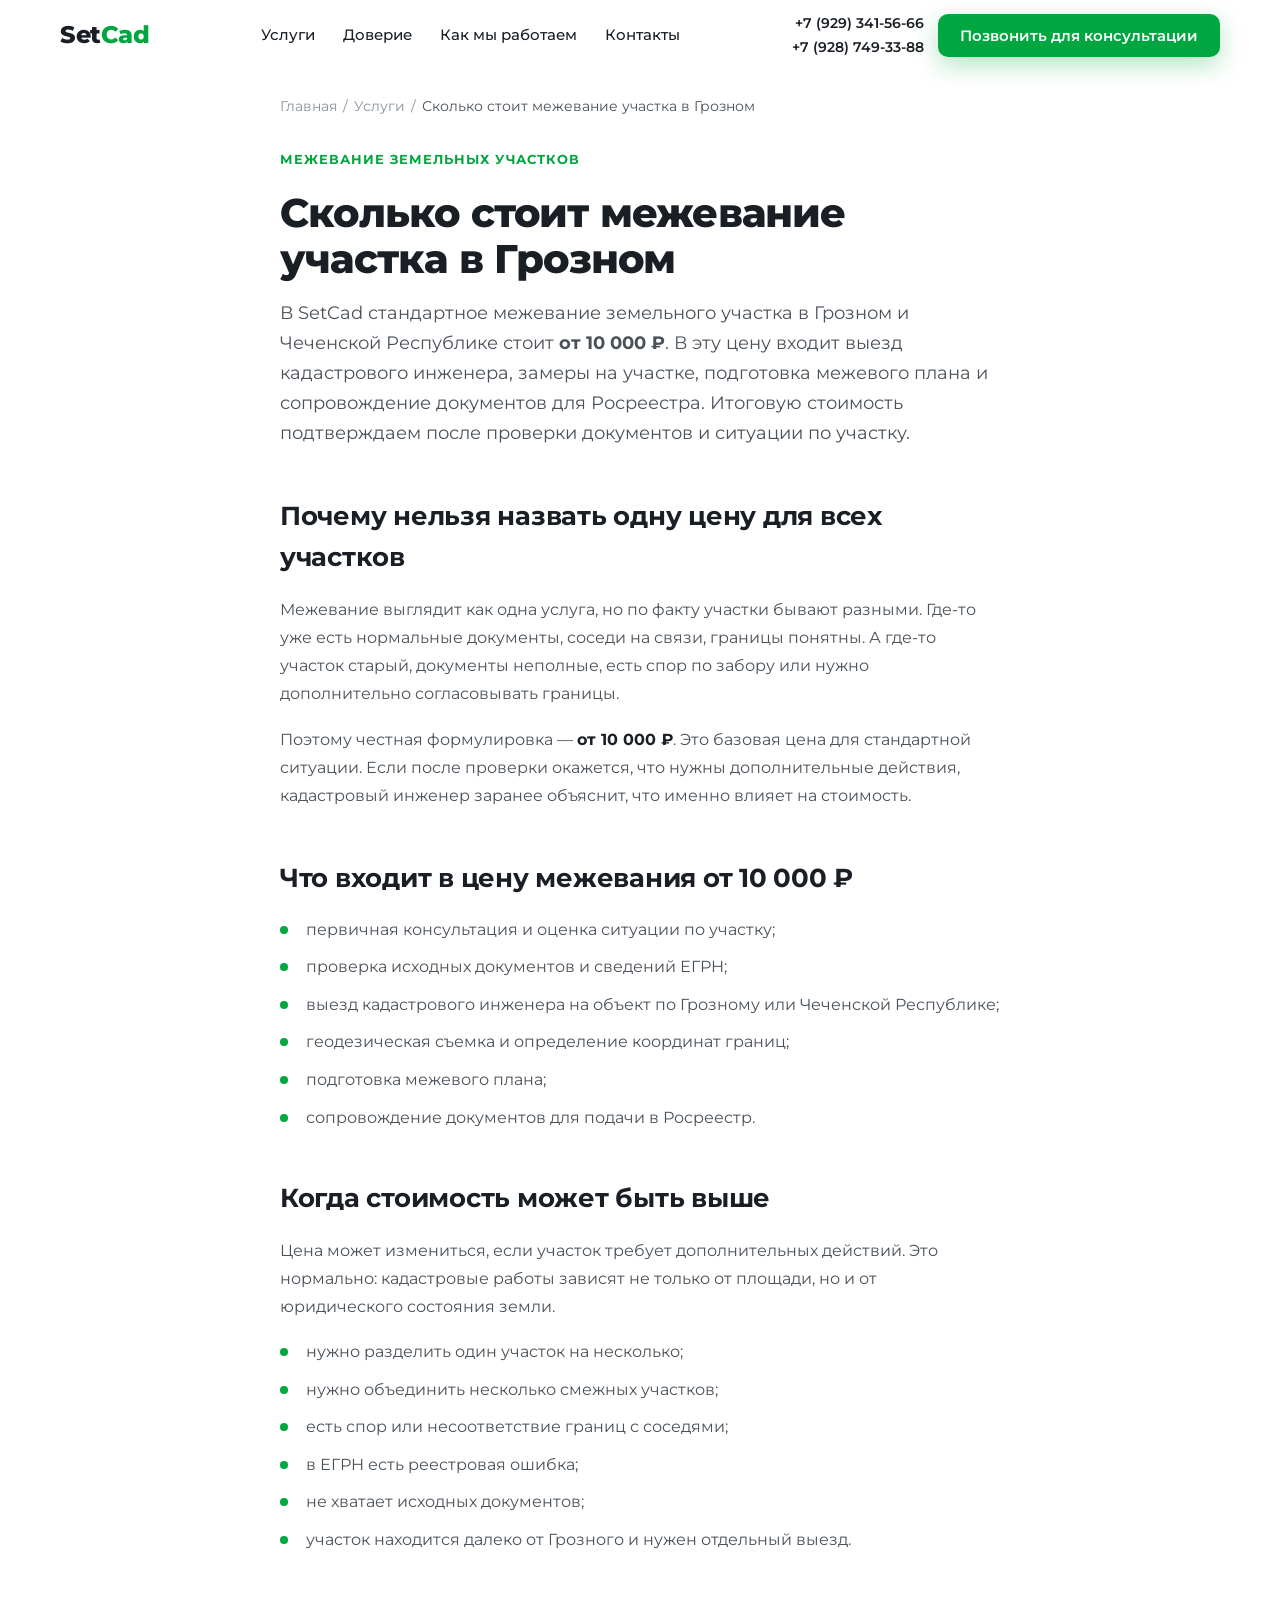
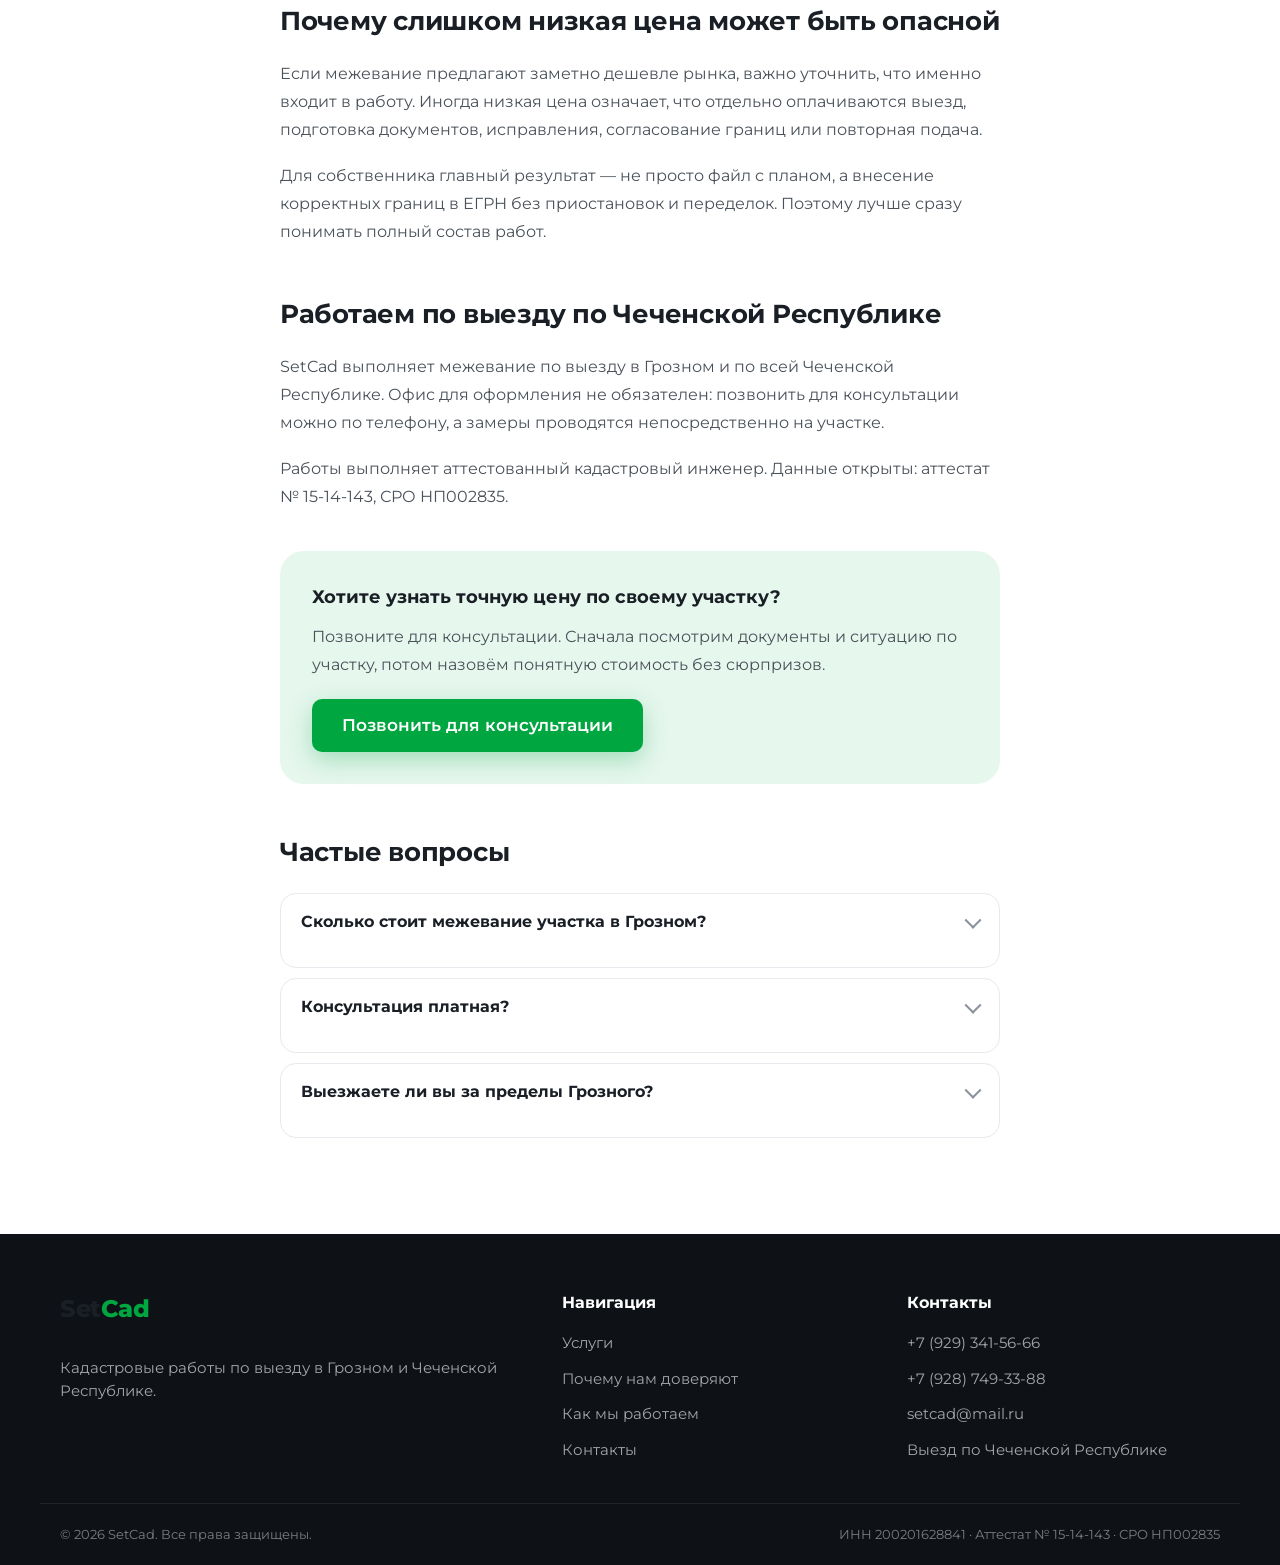
<file: articles/skolko-stoit-mezhevanie-v-groznom/index.html>
<!DOCTYPE html>
<html lang="ru">
<head>
    <meta charset="UTF-8">
    <meta name="viewport" content="width=device-width, initial-scale=1.0">
    <meta name="description" content="Сколько стоит межевание земельного участка в Грозном и Чеченской Республике: цена от 10 000 ₽, что входит в работу кадастрового инженера и от чего зависит итоговая стоимость.">
    <meta name="keywords" content="сколько стоит межевание Грозный, цена межевания участка, межевание от 10000, кадастровый инженер Грозный, SetCad">
    <meta name="theme-color" content="#00A63F">
    <meta property="og:title" content="Сколько стоит межевание участка в Грозном | SetCad">
    <meta property="og:description" content="Цена межевания от 10 000 ₽: что входит, когда стоимость может измениться и как заказать выезд кадастрового инженера по Чеченской Республике.">
    <meta property="og:type" content="article">
    <meta property="og:url" content="https://setcad.ru/articles/skolko-stoit-mezhevanie-v-groznom/">
    <meta property="og:image" content="https://setcad.ru/og-image.jpg">
    <meta property="og:locale" content="ru_RU">
    <link rel="canonical" href="https://setcad.ru/articles/skolko-stoit-mezhevanie-v-groznom/">
    <meta name="robots" content="index, follow">
    <title>Сколько стоит межевание участка в Грозном — цена от 10 000 ₽ | SetCad</title>
    <link rel="icon" href="/favicon.ico" sizes="any">
    <link rel="icon" type="image/svg+xml" href="/favicon.svg">
    <link rel="icon" type="image/png" sizes="192x192" href="/favicon-192.png">
    <link rel="apple-touch-icon" href="/apple-touch-icon.png">
    <link rel="preconnect" href="https://fonts.googleapis.com">
    <link rel="preconnect" href="https://fonts.gstatic.com" crossorigin>
    <link href="https://fonts.googleapis.com/css2?family=Montserrat:wght@400;500;600;700;800;900&display=swap" rel="stylesheet">
    <link rel="stylesheet" href="../../styles.v2.css?v=20260704-price">

    <script type="application/ld+json">
    {
        "@context": "https://schema.org",
        "@type": "Article",
        "headline": "Сколько стоит межевание участка в Грозном",
        "description": "Цена межевания земельного участка в Грозном и Чеченской Республике: от 10 000 ₽, что входит в работу и от чего зависит итоговая стоимость.",
        "author": { "@type": "Organization", "name": "SetCad", "url": "https://setcad.ru/" },
        "publisher": {
            "@type": "Organization",
            "name": "SetCad",
            "logo": { "@type": "ImageObject", "url": "https://setcad.ru/favicon.svg" }
        },
        "mainEntityOfPage": "https://setcad.ru/articles/skolko-stoit-mezhevanie-v-groznom/",
        "datePublished": "2026-07-04",
        "dateModified": "2026-07-04",
        "inLanguage": "ru-RU"
    }
    </script>

    <script type="application/ld+json">
    {
        "@context": "https://schema.org",
        "@type": "BreadcrumbList",
        "itemListElement": [
            { "@type": "ListItem", "position": 1, "name": "Главная", "item": "https://setcad.ru/" },
            { "@type": "ListItem", "position": 2, "name": "Статьи", "item": "https://setcad.ru/articles/" },
            { "@type": "ListItem", "position": 3, "name": "Сколько стоит межевание участка в Грозном", "item": "https://setcad.ru/articles/skolko-stoit-mezhevanie-v-groznom/" }
        ]
    }
    </script>

    <script type="application/ld+json">
    {
        "@context": "https://schema.org",
        "@type": "FAQPage",
        "mainEntity": [
            {
                "@type": "Question",
                "name": "Сколько стоит межевание участка в Грозном?",
                "acceptedAnswer": {
                    "@type": "Answer",
                    "text": "В SetCad стандартное межевание земельного участка в Грозном и Чеченской Республике стоит от 10 000 ₽. Итоговая стоимость зависит от документов, местоположения участка, состава работ и необходимости дополнительных согласований."
                }
            },
            {
                "@type": "Question",
                "name": "Что входит в стоимость межевания?",
                "acceptedAnswer": {
                    "@type": "Answer",
                    "text": "В стоимость входит консультация, проверка исходных документов, выезд кадастрового инженера на объект, геодезическая съемка, подготовка межевого плана и сопровождение документов для Росреестра."
                }
            },
            {
                "@type": "Question",
                "name": "Работает ли SetCad по выезду?",
                "acceptedAnswer": {
                    "@type": "Answer",
                    "text": "Да. SetCad работает по выезду в Грозном и по всей Чеченской Республике. Заявку можно оставить онлайн или по телефону, а замеры выполняются непосредственно на участке."
                }
            }
        ]
    }
    </script>
</head>
<body>
    <header class="header" id="header">
        <div class="container header__inner">
            <a href="../../index.html" class="logo" aria-label="SetCad — на главную">
                <span class="logo__text">Set<span class="logo__accent">Cad</span></span>
            </a>

            <nav class="nav" aria-label="Основная навигация">
                <a href="../../index.html#services" class="nav__link">Услуги</a>
                <a href="../../index.html#trust" class="nav__link">Доверие</a>
                <a href="../../index.html#process" class="nav__link">Как мы работаем</a>
                <a href="tel:+79293415666" class="nav__link">Контакты</a>
            </nav>

            <div class="header__actions">
                <div class="header__phones">
                    <a href="tel:+79293415666">+7 (929) 341-56-66</a>
                    <a href="tel:+79287493388">+7 (928) 749-33-88</a>
                </div>
                <a class="btn btn--accent" href="tel:+79293415666">Позвонить для консультации</a>
            </div>
        </div>
    </header>

    <main>
        <section class="section article" id="article">
            <div class="container article__container">
                <nav class="article__breadcrumbs" aria-label="Хлебные крошки">
                    <a href="../../index.html">Главная</a>
                    <span aria-hidden="true">/</span>
                    <a href="../../index.html#services">Услуги</a>
                    <span aria-hidden="true">/</span>
                    <span aria-current="page">Сколько стоит межевание участка в Грозном</span>
                </nav>

                <header class="article__head">
                    <span class="section__eyebrow">Межевание земельных участков</span>
                    <h1 class="article__title">Сколько стоит межевание участка в Грозном</h1>
                    <p class="article__lead">В SetCad стандартное межевание земельного участка в Грозном и Чеченской Республике стоит <strong>от 10 000 ₽</strong>. В эту цену входит выезд кадастрового инженера, замеры на участке, подготовка межевого плана и сопровождение документов для Росреестра. Итоговую стоимость подтверждаем после проверки документов и ситуации по участку.</p>
                </header>

                <div class="article__body">
                    <h2>Почему нельзя назвать одну цену для всех участков</h2>
                    <p>Межевание выглядит как одна услуга, но по факту участки бывают разными. Где-то уже есть нормальные документы, соседи на связи, границы понятны. А где-то участок старый, документы неполные, есть спор по забору или нужно дополнительно согласовывать границы.</p>
                    <p>Поэтому честная формулировка — <strong>от 10 000 ₽</strong>. Это базовая цена для стандартной ситуации. Если после проверки окажется, что нужны дополнительные действия, кадастровый инженер заранее объяснит, что именно влияет на стоимость.</p>

                    <h2>Что входит в цену межевания от 10 000 ₽</h2>
                    <ul class="article__list">
                        <li>первичная консультация и оценка ситуации по участку;</li>
                        <li>проверка исходных документов и сведений ЕГРН;</li>
                        <li>выезд кадастрового инженера на объект по Грозному или Чеченской Республике;</li>
                        <li>геодезическая съемка и определение координат границ;</li>
                        <li>подготовка межевого плана;</li>
                        <li>сопровождение документов для подачи в Росреестр.</li>
                    </ul>

                    <h2>Когда стоимость может быть выше</h2>
                    <p>Цена может измениться, если участок требует дополнительных действий. Это нормально: кадастровые работы зависят не только от площади, но и от юридического состояния земли.</p>
                    <ul class="article__list">
                        <li>нужно разделить один участок на несколько;</li>
                        <li>нужно объединить несколько смежных участков;</li>
                        <li>есть спор или несоответствие границ с соседями;</li>
                        <li>в ЕГРН есть реестровая ошибка;</li>
                        <li>не хватает исходных документов;</li>
                        <li>участок находится далеко от Грозного и нужен отдельный выезд.</li>
                    </ul>

                    <h2>Почему слишком низкая цена может быть опасной</h2>
                    <p>Если межевание предлагают заметно дешевле рынка, важно уточнить, что именно входит в работу. Иногда низкая цена означает, что отдельно оплачиваются выезд, подготовка документов, исправления, согласование границ или повторная подача.</p>
                    <p>Для собственника главный результат — не просто файл с планом, а внесение корректных границ в ЕГРН без приостановок и переделок. Поэтому лучше сразу понимать полный состав работ.</p>

                    <h2>Работаем по выезду по Чеченской Республике</h2>
                    <p>SetCad выполняет межевание по выезду в Грозном и по всей Чеченской Республике. Офис для оформления не обязателен: позвонить для консультации можно по телефону, а замеры проводятся непосредственно на участке.</p>
                    <p>Работы выполняет аттестованный кадастровый инженер. Данные открыты: аттестат № 15-14-143, СРО НП002835.</p>

                    <div class="article__cta">
                        <h3>Хотите узнать точную цену по своему участку?</h3>
                        <p>Позвоните для консультации. Сначала посмотрим документы и ситуацию по участку, потом назовём понятную стоимость без сюрпризов.</p>
                        <a href="tel:+79293415666" class="btn btn--accent btn--lg">Позвонить для консультации</a>
                    </div>

                    <h2>Частые вопросы</h2>

                    <div class="faq">
                        <div class="faq__item">
                            <button type="button" class="faq__question" aria-expanded="false">Сколько стоит межевание участка в Грозном?</button>
                            <div class="faq__answer-wrap">
                                <div class="faq__answer">
                                    <p>В SetCad стандартное межевание стоит от 10 000 ₽. Итоговая цена зависит от документов, местоположения участка, состава работ и необходимости дополнительных согласований.</p>
                                </div>
                            </div>
                        </div>

                        <div class="faq__item">
                            <button type="button" class="faq__question" aria-expanded="false">Консультация платная?</button>
                            <div class="faq__answer-wrap">
                                <div class="faq__answer">
                                    <p>Первичная консультация бесплатная. На ней можно понять, какие документы нужны, есть ли риски по участку и какая стоимость будет в вашем случае.</p>
                                </div>
                            </div>
                        </div>

                        <div class="faq__item">
                            <button type="button" class="faq__question" aria-expanded="false">Выезжаете ли вы за пределы Грозного?</button>
                            <div class="faq__answer-wrap">
                                <div class="faq__answer">
                                    <p>Да. Работаем по выезду по всей Чеченской Республике: Грозный, Гудермес, Аргун, Шали, Урус-Мартан и районы ЧР.</p>
                                </div>
                            </div>
                        </div>
                    </div>
                </div>
            </div>
        </section>
    </main>

    <footer class="footer" id="contacts">
        <div class="container footer__inner">
            <div class="footer__col footer__col--brand">
                <a href="../../index.html" class="logo logo--footer" aria-label="SetCad — на главную">
                    <span class="logo__text">Set<span class="logo__accent">Cad</span></span>
                </a>
                <p class="footer__tagline">Кадастровые работы по выезду в Грозном и Чеченской Республике.</p>
            </div>

            <nav class="footer__col" aria-label="Разделы">
                <h4>Навигация</h4>
                <a href="../../index.html#services">Услуги</a>
                <a href="../../index.html#trust">Почему нам доверяют</a>
                <a href="../../index.html#process">Как мы работаем</a>
                <a href="tel:+79293415666">Контакты</a>
            </nav>

            <div class="footer__col">
                <h4>Контакты</h4>
                <a href="tel:+79293415666">+7 (929) 341-56-66</a>
                <a href="tel:+79287493388">+7 (928) 749-33-88</a>
                <a href="mailto:setcad@mail.ru">setcad@mail.ru</a>
                <p>Выезд по Чеченской Республике</p>
            </div>
        </div>
        <div class="footer__bottom">
            <div class="container footer__bottom-inner">
                <span>© <span id="year"></span> SetCad. Все права защищены.</span>
                <span>ИНН 200201628841 · Аттестат №&nbsp;15-14-143 · СРО НП002835</span>
            </div>
        </div>
    </footer>

    <script>
        document.getElementById('year').textContent = new Date().getFullYear();

        const header = document.getElementById('header');
        const updateHeader = () => header.classList.toggle('is-scrolled', window.scrollY > 8);
        window.addEventListener('scroll', updateHeader, { passive: true });
        updateHeader();

        const floatButtons = document.querySelectorAll('.float-cta, .float-cta-text');
        const showFloatButtons = () => {
            const shouldShow = window.scrollY > 400;
            floatButtons.forEach(btn => btn.classList.toggle('is-visible', shouldShow));
        };
        window.addEventListener('scroll', showFloatButtons, { passive: true });
        showFloatButtons();

        document.querySelectorAll('.faq__question').forEach(btn => {
            btn.addEventListener('click', () => {
                const item = btn.closest('.faq__item');
                const isOpen = item.classList.contains('is-open');
                item.classList.toggle('is-open', !isOpen);
                btn.setAttribute('aria-expanded', String(!isOpen));
            });
        });
    </script>
</body>
</html>
</file>
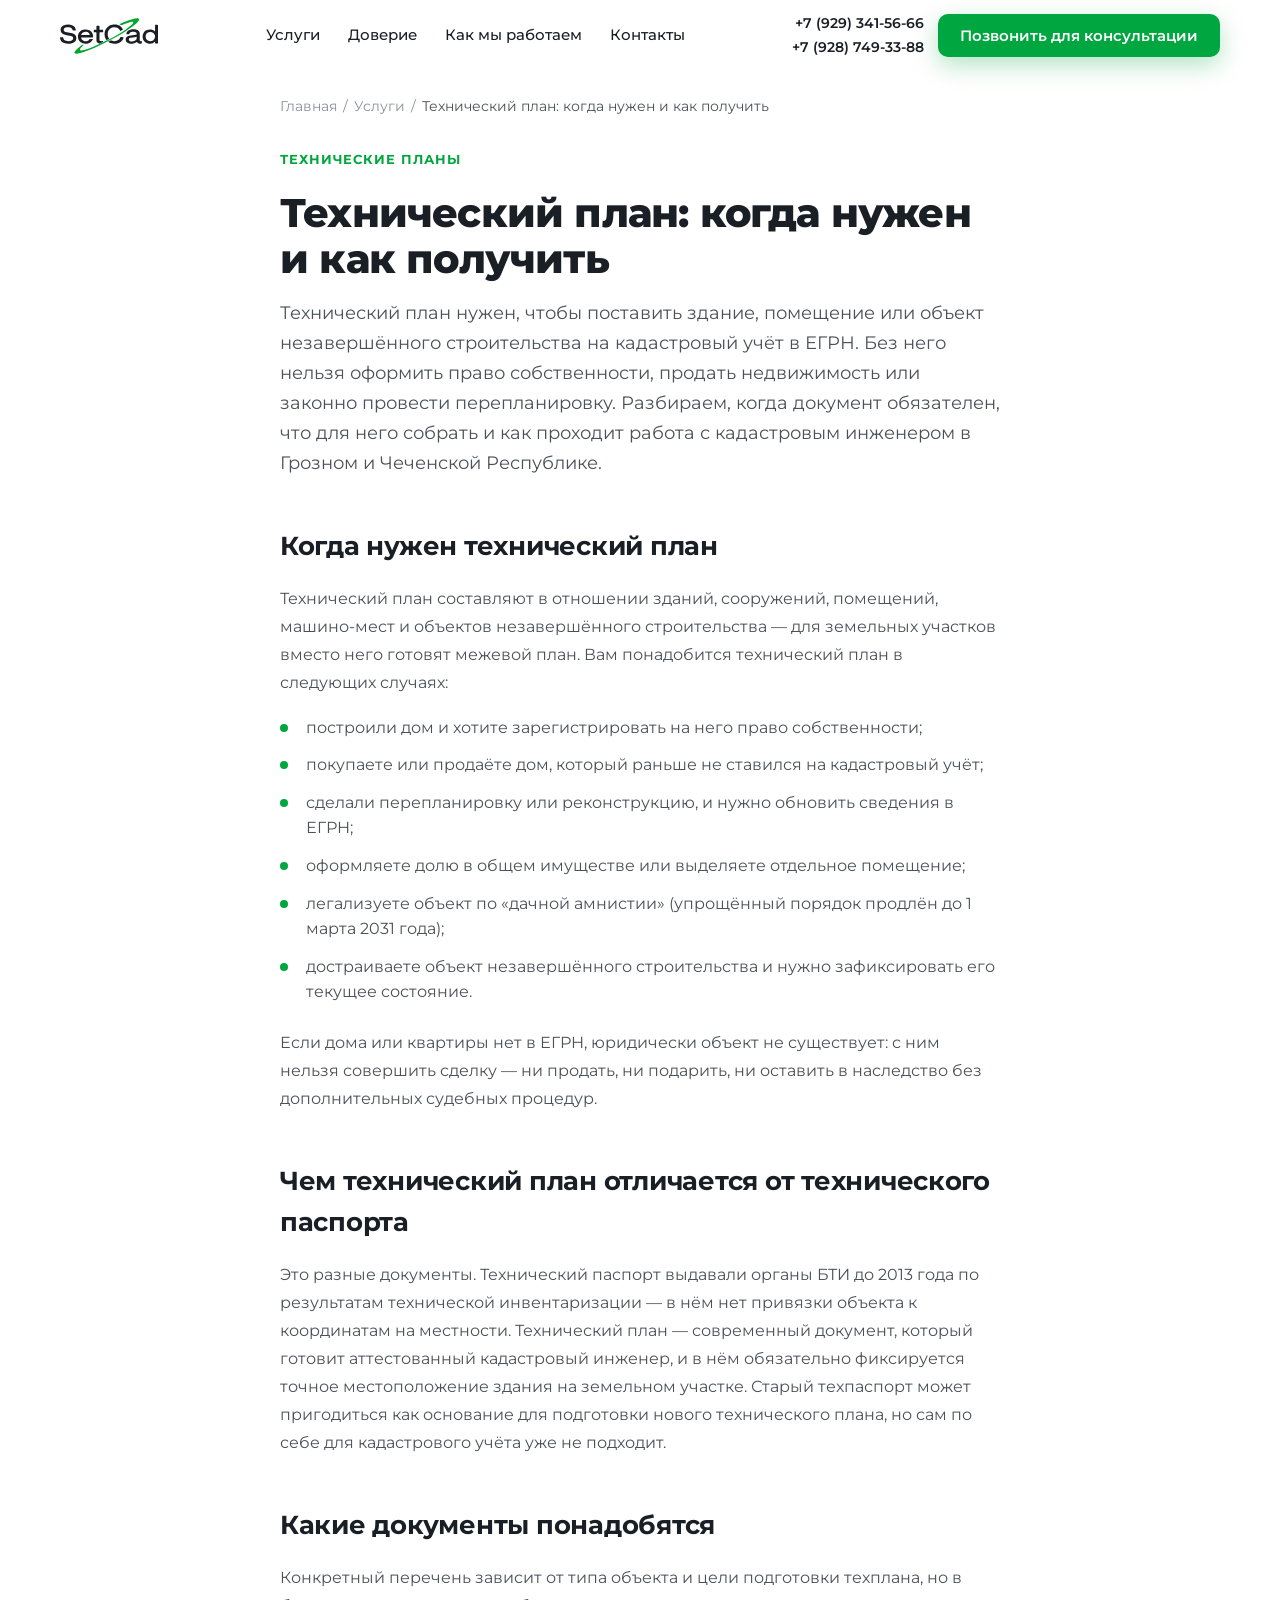
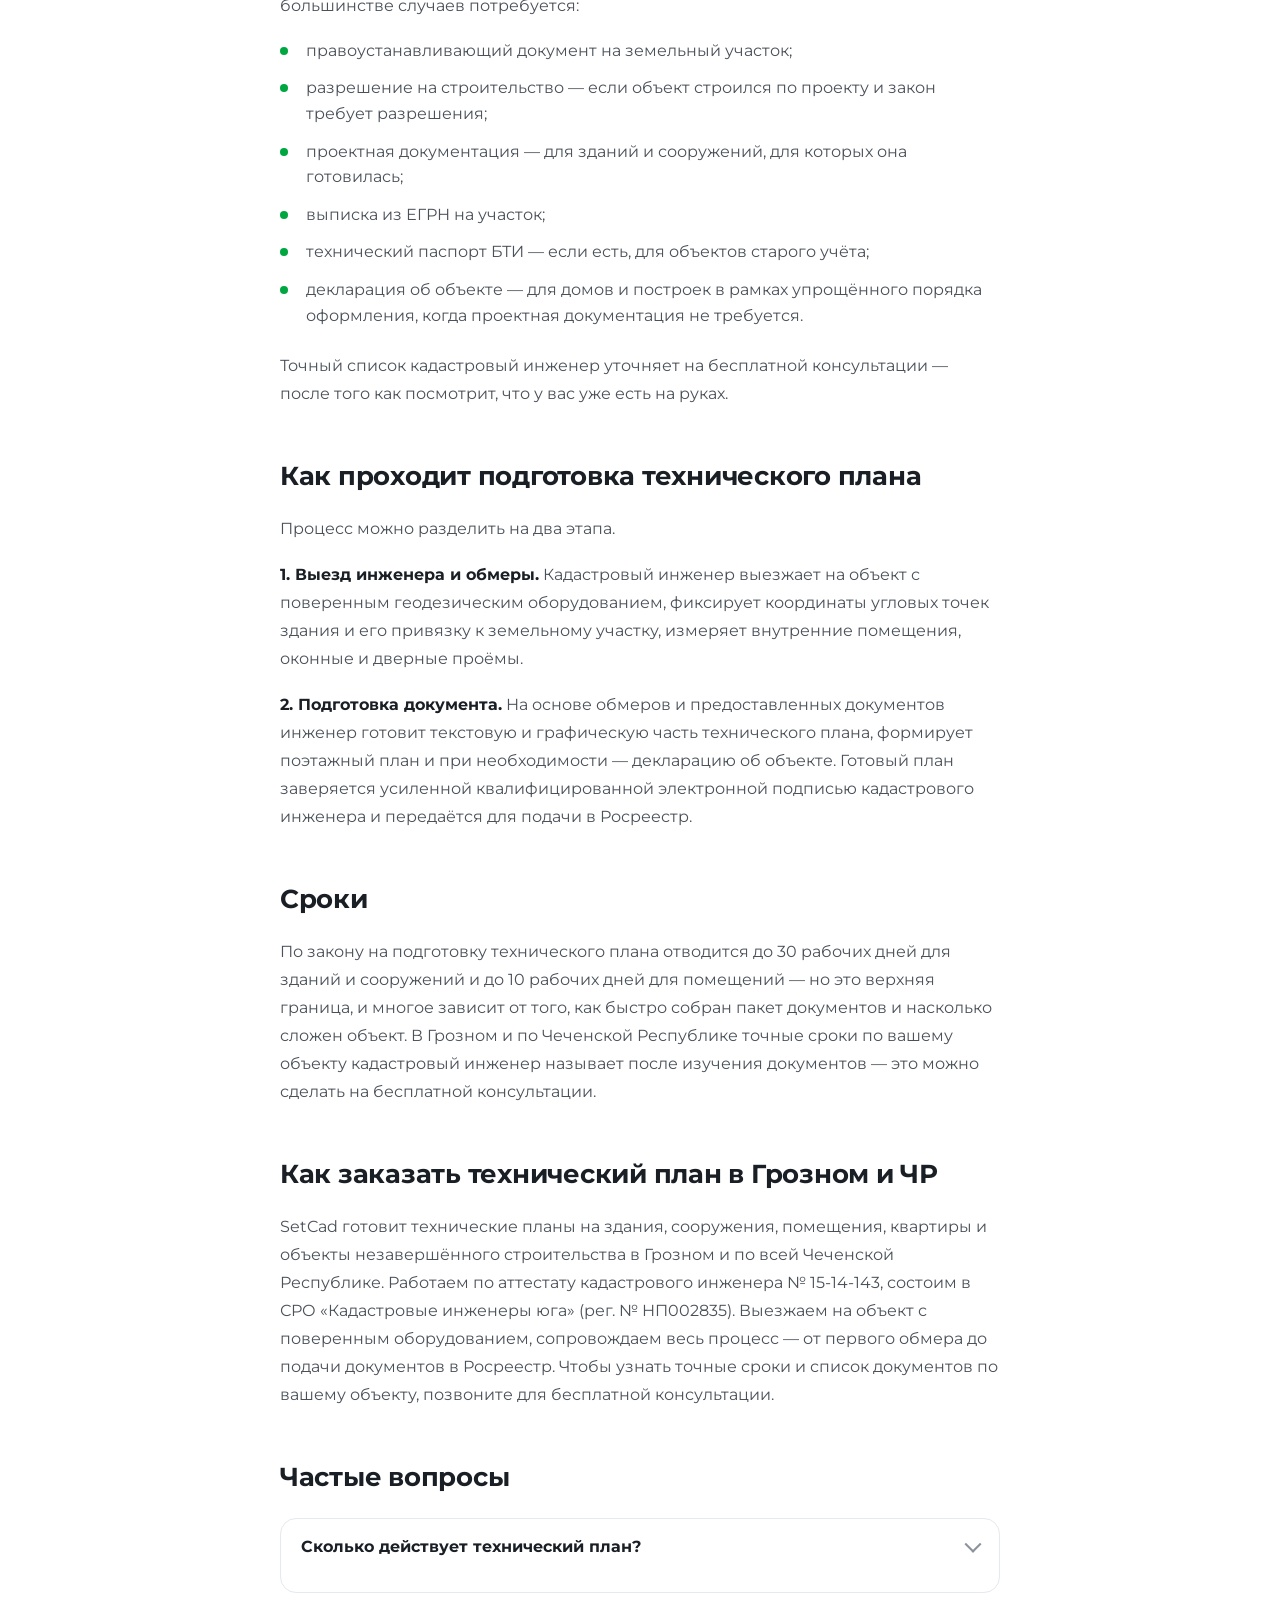
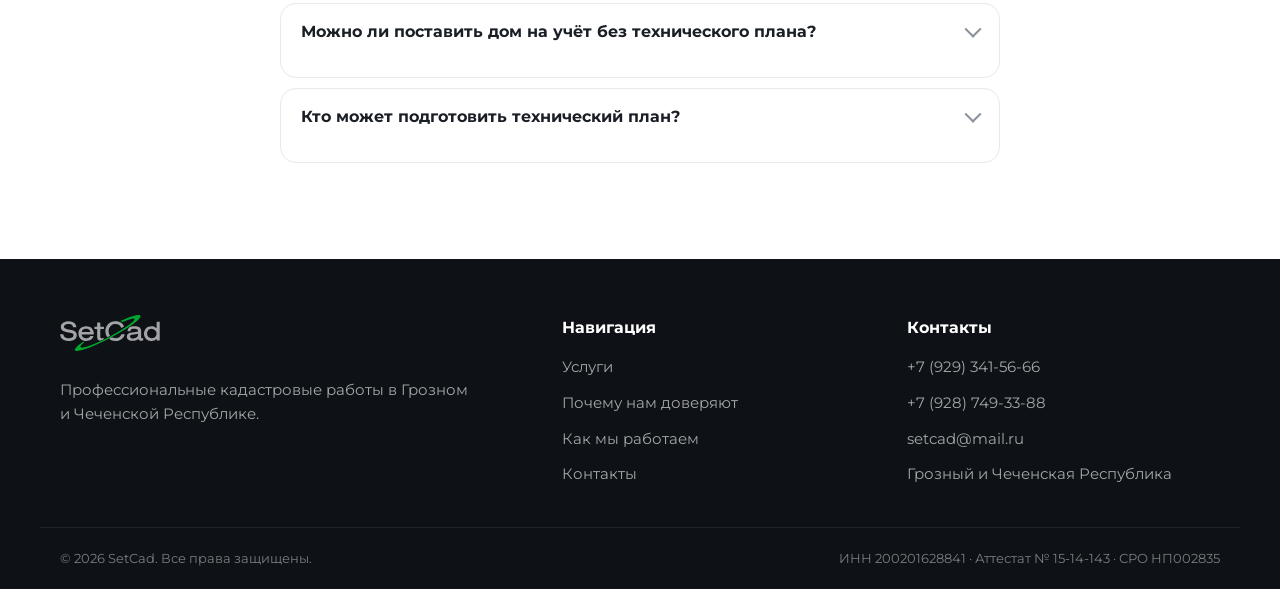
<file: articles/tehplan-kogda-nuzhen/index.html>
<!DOCTYPE html>
<html lang="ru">
<head>
    <meta charset="UTF-8">
    <meta name="viewport" content="width=device-width, initial-scale=1.0">
    <meta name="description" content="Технический план: когда нужен, какие документы собрать и как его получить в Грозном и ЧР. Сроки, отличие от техпаспорта, порядок работы с кадастровым инженером.">
    <meta name="keywords" content="технический план, технический план дома, технический план квартиры, кадастровый учёт, технический план Грозный">
    <meta name="theme-color" content="#00A63F">
    <meta property="og:title" content="Технический план: когда нужен и как получить | SetCad">
    <meta property="og:description" content="Когда нужен технический план, какие документы собрать и как проходит оформление в Грозном и ЧР.">
    <meta property="og:type" content="article">
    <meta property="og:url" content="https://setcad.ru/articles/tehplan-kogda-nuzhen/">
    <meta property="og:image" content="https://setcad.ru/og-image.jpg">
    <meta property="og:locale" content="ru_RU">
    <link rel="canonical" href="https://setcad.ru/articles/tehplan-kogda-nuzhen/">
    <meta name="robots" content="index, follow">
    <title>Технический план: когда нужен и как получить — SetCad</title>
    <link rel="icon" href="/favicon.ico" sizes="any">
    <link rel="icon" type="image/svg+xml" href="/favicon.svg">
    <link rel="icon" type="image/png" sizes="192x192" href="/favicon-192.png">
    <link rel="apple-touch-icon" href="/apple-touch-icon.png">
    <link rel="preconnect" href="https://fonts.googleapis.com">
    <link rel="preconnect" href="https://fonts.gstatic.com" crossorigin>
    <link href="https://fonts.googleapis.com/css2?family=Montserrat:wght@400;500;600;700;800;900&display=swap" rel="stylesheet">
    <link rel="stylesheet" href="../../styles.v2.css?v=20260704-works">

    <script type="application/ld+json">
    {
        "@context": "https://schema.org",
        "@type": "Article",
        "headline": "Технический план: когда нужен и как получить",
        "description": "Когда нужен технический план, какие документы собрать и как проходит оформление в Грозном и ЧР.",
        "author": { "@type": "Organization", "name": "SetCad", "url": "https://setcad.ru/" },
        "publisher": {
            "@type": "Organization",
            "name": "SetCad",
            "logo": { "@type": "ImageObject", "url": "https://setcad.ru/favicon.svg" }
        },
        "mainEntityOfPage": "https://setcad.ru/articles/tehplan-kogda-nuzhen/",
        "datePublished": "2025-06-26",
        "dateModified": "2025-06-26",
        "inLanguage": "ru-RU"
    }
    </script>

    <script type="application/ld+json">
    {
        "@context": "https://schema.org",
        "@type": "BreadcrumbList",
        "itemListElement": [
            { "@type": "ListItem", "position": 1, "name": "Главная", "item": "https://setcad.ru/" },
            { "@type": "ListItem", "position": 2, "name": "Статьи", "item": "https://setcad.ru/articles/" },
            { "@type": "ListItem", "position": 3, "name": "Технический план: когда нужен и как получить", "item": "https://setcad.ru/articles/tehplan-kogda-nuzhen/" }
        ]
    }
    </script>

    <script type="application/ld+json">
    {
        "@context": "https://schema.org",
        "@type": "FAQPage",
        "mainEntity": [
            {
                "@type": "Question",
                "name": "Чем технический план отличается от технического паспорта?",
                "acceptedAnswer": {
                    "@type": "Answer",
                    "text": "Технический паспорт выдавали БТИ до 2013 года, и он не содержит координатной привязки объекта к местности. Технический план — современный документ, обязательный для кадастрового учёта в ЕГРН, и включает координаты здания, а не только его технические характеристики."
                }
            },
            {
                "@type": "Question",
                "name": "Сколько действует технический план?",
                "acceptedAnswer": {
                    "@type": "Answer",
                    "text": "Срок действия не ограничен, пока характеристики объекта не менялись. Но если в здании проводилась перепланировка, реконструкция или изменилась площадь, нужен новый технический план для обновления сведений в ЕГРН."
                }
            },
            {
                "@type": "Question",
                "name": "Можно ли поставить дом на учёт без технического плана?",
                "acceptedAnswer": {
                    "@type": "Answer",
                    "text": "Нет. Без технического плана объект не вносится в ЕГРН и юридически не существует как объект права — с ним нельзя совершить сделку, продать, подарить или зарегистрировать."
                }
            }
        ]
    }
    </script>
</head>
<body>

    <header class="header" id="header">
        <div class="container header__inner">
            <a href="../../index.html" class="logo logo--full" aria-label="SetCad — на главную">
                <svg class="logo__full" viewBox="0 0 946 342" xmlns="http://www.w3.org/2000/svg" role="img" aria-label="SetCad" width="120" height="44">
                    <path d="M508.745 198.441C449.857 230.426 390.442 260.52 329.367 287.244C289.226 304.808 248.633 321.22 206.361 333.053C190.327 337.541 174.18 341.706 157.3 341.302C150.827 341.147 144.181 340.582 140.673 334.259C137.106 327.828 141.081 322.211 144.576 317.223C154.531 303.018 167.759 292.011 181.054 281.132C190.858 273.111 201.29 265.886 211.173 257.994C217.102 253.26 222.436 253.684 228.552 256.327C228.688 258.7 226.724 259.475 225.462 260.625C216.594 268.708 207.652 276.71 200.087 286.087C197.042 289.862 194.238 293.794 192.708 298.468C190.739 304.48 192.754 308.024 198.789 309.767C205.148 311.604 211.401 310.26 217.588 309.183C240.992 305.109 263.263 297.122 285.457 288.961C348.43 265.805 408.79 236.894 468.188 205.865C524.052 176.683 578.778 145.562 630.735 109.796C651.324 95.6237 671.479 80.8251 689.676 63.5647C694.036 59.4297 698.279 55.2002 701.903 50.3904C703.311 48.5219 704.555 46.5714 705.342 44.3337C707.7 37.6289 705.8 34.0464 698.811 32.8161C692.565 31.7164 686.575 33.7509 680.631 35.1514C654.086 41.4055 628.816 51.367 604.221 62.9067C595.615 66.9447 588.22 69.1732 580.297 62.212C578.282 60.4417 575.393 59.6669 572.984 58.4739C573.36 56.1594 575.087 55.9366 576.326 55.3691C617.545 36.4879 659.264 18.8892 703.156 7.05387C715.687 3.67512 728.365 0.815929 741.402 0.0681263C741.735 0.0490533 742.069 -0.0168356 742.399 0.00403936C749.021 0.422923 756.231 -0.135792 760.115 6.78596C763.965 13.6477 760.432 19.7987 756.78 25.3995C747.011 40.3801 733.743 52.1418 720.133 63.3968C682.165 94.7932 640.968 121.519 598.732 146.744C569.131 164.423 539.368 181.807 508.745 198.441Z" fill="#00A92D"/>
                    <path d="M33.7177 236.8C13.5264 227.101 2.69941 211.232 0.232134 189.477C-0.456011 183.41 0.0909486 182.707 5.98083 182.669C12.6466 182.626 19.3133 182.693 25.9784 182.615C28.4737 182.585 30.1912 183.2 30.4235 186.054C31.9235 204.484 43.4717 213.907 60.1449 217.749C77.984 221.859 95.8988 222.011 112.969 214.125C123.114 209.439 128.232 198.813 126.092 188.61C124.568 181.342 119.63 177.158 113.249 174.38C101.686 169.346 89.2725 167.593 77.0061 165.354C62.4283 162.692 47.7954 160.281 34.056 154.383C12.7971 145.256 3.24372 129.184 6.12794 106.304C8.23402 89.5979 17.7819 77.3991 32.6279 70.4838C61.851 56.8714 91.9631 56.0401 121.677 68.786C140.135 76.7035 149.967 91.8495 152.509 111.753C153.016 115.726 151.983 117.643 147.534 117.469C140.545 117.196 133.534 117.259 126.541 117.464C123.488 117.554 121.921 116.638 121.453 113.523C119.32 99.3288 110.216 91.6072 96.9948 88.3913C82.5011 84.8657 67.9026 84.8518 53.6044 89.5502C44.3377 92.5952 37.5284 98.2069 36.0158 108.619C34.9024 116.283 37.2344 122.398 43.7438 126.762C50.5497 131.324 58.3973 132.976 66.1988 134.757C83.5615 138.72 101.342 140.668 118.503 145.61C125.586 147.65 132.314 150.462 138.558 154.416C164.429 170.8 161.318 208.236 145.44 224.817C134.634 236.102 121.049 241.401 106.128 243.78C81.5604 247.696 57.3474 246.965 33.7177 236.8Z" fill="currentColor"/>
                    <path d="M943.877 64.1611C945.723 65.8575 945.49 67.7558 945.49 69.5639C945.499 125.21 945.451 180.856 945.565 236.501C945.575 241.14 943.988 242.684 939.441 242.424C933.628 242.092 927.77 242.081 921.956 242.392C917.427 242.634 916.014 240.755 916.316 236.534C916.551 233.253 916.363 229.942 916.363 225.049C896.926 246.206 873.472 248.567 848.525 243.856C831.801 240.698 818.461 231.638 808.476 217.768C788.924 190.61 793.129 148.733 816.654 125.407C838.37 103.874 890.512 98.1031 915.343 126.818C916.572 125.146 916.075 123.3 916.079 121.624C916.118 104.297 916.221 86.9685 916.007 69.6442C915.951 65.0948 917.337 63.3989 921.989 63.6512C929.131 64.0386 936.302 63.8849 943.877 64.1611ZM897.192 213.356C911.733 202.832 918.551 184.055 914.413 165.929C910.058 146.852 896.954 135.11 876.558 132.008C857.468 129.104 839.135 137.22 831.072 152.143C821.555 169.757 823.781 193.676 836.224 207.501C850.066 222.881 876.868 225.656 897.192 213.356Z" fill="currentColor"/>
                    <path d="M722.29 132.028C710.518 129.479 699.067 129.478 687.672 131.479C677.236 133.312 669.922 139.015 667.927 149.914C667.326 153.199 665.667 153.993 662.827 153.911C656.17 153.718 649.514 153.509 642.856 153.42C639.932 153.381 639.308 152.202 639.658 149.347C642.162 128.901 654.965 115.203 677.934 110.047C698.368 105.46 718.921 105.689 739.167 111.574C758.625 117.231 768.5 130.307 768.629 150.473C768.753 169.794 768.658 189.116 768.675 208.438C768.685 219.734 772.06 222.638 783.019 220.169C787.22 219.222 788.942 219.989 788.678 224.527C788.418 229.01 788.586 233.519 788.587 238.016C788.587 240.207 788.01 241.903 785.555 242.492C776.941 244.559 768.347 246.294 759.421 244.301C750.42 242.292 744.774 236.867 742.718 228.339C740.929 227.717 740.282 228.658 739.564 229.267C722.837 243.436 702.983 246.439 681.978 245.588C672.206 245.193 662.783 243.448 653.982 239.118C638.946 231.721 631.787 218.789 633.19 201.036C634.449 185.114 643.738 175.27 658.185 169.854C672.251 164.581 687.135 164.051 701.875 162.783C710.652 162.028 719.518 161.859 728.079 159.543C732.872 158.247 738.088 157.066 739.027 150.862C739.952 144.749 736.764 138.713 731.02 135.417C728.408 133.918 725.636 132.789 722.29 132.028ZM674.59 220.469C690.239 225.105 705.673 224.011 720.276 217.128C737.24 209.133 741.687 196.79 738.27 178.509C725.234 182.885 711.605 183.307 698.138 184.851C690.72 185.701 683.209 186.058 676.072 188.528C669.349 190.855 664.349 194.815 663.676 202.528C662.956 210.782 666.352 216.674 674.59 220.469Z" fill="currentColor"/>
                    <path d="M300.115 127.272C314.048 141.841 318.739 159.478 319.428 178.668C319.586 183.068 317.913 184.397 313.604 184.38C278.96 184.247 244.316 184.3 209.671 184.31C203.231 184.312 202.953 184.685 204.438 190.785C208.436 207.203 221.546 218.731 238.641 220.695C246.786 221.631 254.861 221.522 262.831 219.026C271.451 216.326 278.444 211.563 283.056 203.743C284.798 200.79 286.935 199.65 290.337 199.727C298.786 199.917 307.242 199.789 316.935 199.789C314.668 206.959 311.808 212.624 308.073 217.833C298.525 231.149 285.399 239.243 269.678 243.087C252.146 247.375 234.678 246.665 217.494 241.077C191.859 232.742 174.645 209.791 172.954 182.88C171.5 159.739 177.651 139.798 195.491 124.215C206.272 114.799 219.091 110.061 233.071 108.215C249.883 105.995 266.251 107.482 281.891 114.542C288.663 117.599 294.46 122.017 300.115 127.272ZM237.15 131.261C222.534 133.819 211.396 140.945 205.887 155.298C203.651 161.125 204.304 162.014 210.46 162.019C233.954 162.038 257.448 162.022 280.942 162.015C281.941 162.014 282.94 161.97 283.94 161.944C286.352 161.88 287.134 160.773 286.543 158.375C285.317 153.405 282.942 149.039 279.642 145.22C268.545 132.373 254.091 129.323 237.15 131.261Z" fill="currentColor"/>
                    <path d="M503.168 62.6344C532.93 57.4866 560.686 60.2675 585.011 79.3323C593.524 86.0045 599.969 94.4191 604.648 104.217C606.272 107.62 606.313 109.834 602.453 111.818C596.39 114.933 590.572 118.542 584.76 122.119C581.966 123.838 580.35 123.596 579.175 120.316C570.071 94.8973 544.44 85.0017 520.43 86.656C507.358 87.5567 495.158 90.8208 484.533 98.7655C470.71 109.101 463.322 123.253 460.74 140.04C457.688 159.88 460.811 178.48 472.535 195.207C472.993 195.86 473.217 196.677 473.935 198.273C465.851 202.305 457.937 206.415 449.861 210.178C447.479 211.288 446.449 208.662 445.345 207.122C437.437 196.092 432.586 183.758 430.534 170.41C425.383 136.903 433.673 107.611 458.861 84.1323C471.217 72.6141 486.271 66.0642 503.168 62.6344Z" fill="currentColor"/>
                    <path d="M391.3 220.314C397.543 221.09 403.33 220.793 409.134 219.932C411.062 219.647 413.938 218.692 414.42 221.885C414.817 224.506 415.812 227.7 412.316 229.351C402.679 233.905 393.26 239.046 383.316 242.793C373.289 246.572 356.935 236.393 353.112 224.925C351.683 220.638 351.054 216.216 351.064 211.664C351.116 187.835 350.964 164.006 351.18 140.18C351.224 135.328 349.677 133.623 344.908 133.948C340.097 134.276 335.245 133.95 330.417 134.093C326.763 134.201 325.288 132.564 325.398 128.994C325.531 124.665 325.608 120.324 325.443 115.999C325.282 111.802 327.193 110.474 331.185 110.679C336.004 110.926 340.857 110.521 345.675 110.786C349.741 111.009 351.291 109.666 351.167 105.428C350.898 96.2715 351.257 87.0965 351.003 77.9388C350.88 73.5314 352.055 71.503 356.864 71.7754C362.842 72.1139 368.865 72.0148 374.852 71.7456C379.128 71.5534 380.839 72.9828 380.717 77.4418C380.467 86.5994 380.889 95.777 380.572 104.93C380.407 109.693 382.224 110.972 386.685 110.817C394.674 110.538 402.682 110.865 410.676 110.688C414.334 110.607 415.818 111.935 415.662 115.617C415.472 120.108 415.454 124.62 415.657 129.11C415.828 132.898 414.094 134.072 410.574 134.021C402.411 133.903 394.243 134.098 386.082 133.937C382.041 133.858 380.559 135.35 380.588 139.496C380.746 161.99 380.624 184.486 380.703 206.98C380.73 214.865 383.325 218.053 391.3 220.314Z" fill="currentColor"/>
                    <path d="M484.783 238.773C477.147 235.764 470.338 232.13 463.446 226.358C468.978 223.411 473.909 221.149 478.458 218.281C485.949 213.557 492.529 212.619 501.766 216C521.692 223.292 542.063 222.339 560.756 210.682C570.042 204.892 576.74 196.621 580.746 186.43C582.14 182.884 584.054 181.579 587.794 181.749C594.44 182.051 601.106 181.875 607.762 182.009C613.278 182.12 613.934 182.981 612.333 188.31C604.161 215.526 586.02 233.008 559.138 241.135C534.364 248.624 509.57 247.589 484.783 238.773Z" fill="currentColor"/>
                </svg>
            </a>

            <nav class="nav" id="nav" aria-label="Основная навигация">
                <a href="../../index.html#services" class="nav__link">Услуги</a>
                <a href="../../index.html#trust" class="nav__link">Доверие</a>
                <a href="../../index.html#process" class="nav__link">Как мы работаем</a>
                <a href="tel:+79293415666" class="nav__link">Контакты</a>
            </nav>

            <div class="header__actions">
                <div class="header__phones">
                    <a href="tel:+79293415666">+7 (929) 341-56-66</a>
                    <a href="tel:+79287493388">+7 (928) 749-33-88</a>
                </div>
                <a href="tel:+79293415666" class="btn btn--accent">Позвонить для консультации</a>
                <button class="burger" id="burger" aria-label="Открыть меню" aria-expanded="false" aria-controls="nav">
                    <span></span><span></span><span></span>
                </button>
            </div>
        </div>
    </header>

    <main>
        <section class="section article" id="article">
            <div class="container article__container">

                <nav class="article__breadcrumbs" aria-label="Хлебные крошки">
                    <a href="../../index.html">Главная</a>
                    <span aria-hidden="true">/</span>
                    <a href="../../index.html#services">Услуги</a>
                    <span aria-hidden="true">/</span>
                    <span aria-current="page">Технический план: когда нужен и как получить</span>
                </nav>

                <header class="article__head">
                    <span class="section__eyebrow">Технические планы</span>
                    <h1 class="article__title">Технический план: когда нужен и как получить</h1>
                    <p class="article__lead">Технический план нужен, чтобы поставить здание, помещение или объект незавершённого строительства на кадастровый учёт в ЕГРН. Без него нельзя оформить право собственности, продать недвижимость или законно провести перепланировку. Разбираем, когда документ обязателен, что для него собрать и как проходит работа с кадастровым инженером в Грозном и Чеченской Республике.</p>
                </header>

                <div class="article__body">

                    <h2>Когда нужен технический план</h2>
                    <p>Технический план составляют в отношении зданий, сооружений, помещений, машино-мест и объектов незавершённого строительства — для земельных участков вместо него готовят межевой план. Вам понадобится технический план в следующих случаях:</p>
                    <ul class="article__list">
                        <li>построили дом и хотите зарегистрировать на него право собственности;</li>
                        <li>покупаете или продаёте дом, который раньше не ставился на кадастровый учёт;</li>
                        <li>сделали перепланировку или реконструкцию, и нужно обновить сведения в ЕГРН;</li>
                        <li>оформляете долю в общем имуществе или выделяете отдельное помещение;</li>
                        <li>легализуете объект по «дачной амнистии» (упрощённый порядок продлён до 1 марта 2031 года);</li>
                        <li>достраиваете объект незавершённого строительства и нужно зафиксировать его текущее состояние.</li>
                    </ul>
                    <p>Если дома или квартиры нет в ЕГРН, юридически объект не существует: с ним нельзя совершить сделку — ни продать, ни подарить, ни оставить в наследство без дополнительных судебных процедур.</p>

                    <h2>Чем технический план отличается от технического паспорта</h2>
                    <p>Это разные документы. Технический паспорт выдавали органы БТИ до 2013 года по результатам технической инвентаризации — в нём нет привязки объекта к координатам на местности. Технический план — современный документ, который готовит аттестованный кадастровый инженер, и в нём обязательно фиксируется точное местоположение здания на земельном участке. Старый техпаспорт может пригодиться как основание для подготовки нового технического плана, но сам по себе для кадастрового учёта уже не подходит.</p>

                    <h2>Какие документы понадобятся</h2>
                    <p>Конкретный перечень зависит от типа объекта и цели подготовки техплана, но в большинстве случаев потребуется:</p>
                    <ul class="article__list">
                        <li>правоустанавливающий документ на земельный участок;</li>
                        <li>разрешение на строительство — если объект строился по проекту и закон требует разрешения;</li>
                        <li>проектная документация — для зданий и сооружений, для которых она готовилась;</li>
                        <li>выписка из ЕГРН на участок;</li>
                        <li>технический паспорт БТИ — если есть, для объектов старого учёта;</li>
                        <li>декларация об объекте — для домов и построек в рамках упрощённого порядка оформления, когда проектная документация не требуется.</li>
                    </ul>
                    <p>Точный список кадастровый инженер уточняет на бесплатной консультации — после того как посмотрит, что у вас уже есть на руках.</p>

                    <h2>Как проходит подготовка технического плана</h2>
                    <p>Процесс можно разделить на два этапа.</p>
                    <p><strong>1. Выезд инженера и обмеры.</strong> Кадастровый инженер выезжает на объект с поверенным геодезическим оборудованием, фиксирует координаты угловых точек здания и его привязку к земельному участку, измеряет внутренние помещения, оконные и дверные проёмы.</p>
                    <p><strong>2. Подготовка документа.</strong> На основе обмеров и предоставленных документов инженер готовит текстовую и графическую часть технического плана, формирует поэтажный план и при необходимости — декларацию об объекте. Готовый план заверяется усиленной квалифицированной электронной подписью кадастрового инженера и передаётся для подачи в Росреестр.</p>

                    <h2>Сроки</h2>
                    <p>По закону на подготовку технического плана отводится до 30 рабочих дней для зданий и сооружений и до 10 рабочих дней для помещений — но это верхняя граница, и многое зависит от того, как быстро собран пакет документов и насколько сложен объект. В Грозном и по Чеченской Республике точные сроки по вашему объекту кадастровый инженер называет после изучения документов — это можно сделать на бесплатной консультации.</p>

                    <h2>Как заказать технический план в Грозном и ЧР</h2>
                    <p>SetCad готовит технические планы на здания, сооружения, помещения, квартиры и объекты незавершённого строительства в Грозном и по всей Чеченской Республике. Работаем по аттестату кадастрового инженера № 15-14-143, состоим в СРО «Кадастровые инженеры юга» (рег. № НП002835). Выезжаем на объект с поверенным оборудованием, сопровождаем весь процесс — от первого обмера до подачи документов в Росреестр. Чтобы узнать точные сроки и список документов по вашему объекту, позвоните для бесплатной консультации.</p>

                    <h2>Частые вопросы</h2>

                    <div class="faq">
                        <div class="faq__item">
                            <button type="button" class="faq__question" aria-expanded="false">Сколько действует технический план?</button>
                            <div class="faq__answer-wrap">
                                <div class="faq__answer">
                                    <p>Срок действия не ограничен, пока характеристики объекта не менялись. Если провели перепланировку, реконструкцию или изменилась площадь — нужен новый технический план для обновления сведений в ЕГРН.</p>
                                </div>
                            </div>
                        </div>

                        <div class="faq__item">
                            <button type="button" class="faq__question" aria-expanded="false">Можно ли поставить дом на учёт без технического плана?</button>
                            <div class="faq__answer-wrap">
                                <div class="faq__answer">
                                    <p>Нет. Без технического плана объект не вносится в ЕГРН и юридически не существует как объект права — с ним нельзя совершить сделку.</p>
                                </div>
                            </div>
                        </div>

                        <div class="faq__item">
                            <button type="button" class="faq__question" aria-expanded="false">Кто может подготовить технический план?</button>
                            <div class="faq__answer-wrap">
                                <div class="faq__answer">
                                    <p>Только аттестованный кадастровый инженер — самостоятельно или как сотрудник специализированной организации. Перед началом работы стоит проверить действующий аттестат инженера на сайте Росреестра и убедиться, что он состоит в СРО.</p>
                                </div>
                            </div>
                        </div>
                    </div>

                </div>
            </div>
        </section>
    </main>

    <footer class="footer" id="contacts">
        <div class="container footer__inner">
            <div class="footer__col footer__col--brand">
                <a href="../../index.html" class="logo" aria-label="SetCad — на главную">
                    <svg viewBox="0 0 946 342" width="100" height="36" xmlns="http://www.w3.org/2000/svg" role="img" aria-label="SetCad">
                        <path d="M508.745 198.441C449.857 230.426 390.442 260.52 329.367 287.244C289.226 304.808 248.633 321.22 206.361 333.053C190.327 337.541 174.18 341.706 157.3 341.302C150.827 341.147 144.181 340.582 140.673 334.259C137.106 327.828 141.081 322.211 144.576 317.223C154.531 303.018 167.759 292.011 181.054 281.132C190.858 273.111 201.29 265.886 211.173 257.994C217.102 253.26 222.436 253.684 228.552 256.327C228.688 258.7 226.724 259.475 225.462 260.625C216.594 268.708 207.652 276.71 200.087 286.087C197.042 289.862 194.238 293.794 192.708 298.468C190.739 304.48 192.754 308.024 198.789 309.767C205.148 311.604 211.401 310.26 217.588 309.183C240.992 305.109 263.263 297.122 285.457 288.961C348.43 265.805 408.79 236.894 468.188 205.865C524.052 176.683 578.778 145.562 630.735 109.796C651.324 95.6237 671.479 80.8251 689.676 63.5647C694.036 59.4297 698.279 55.2002 701.903 50.3904C703.311 48.5219 704.555 46.5714 705.342 44.3337C707.7 37.6289 705.8 34.0464 698.811 32.8161C692.565 31.7164 686.575 33.7509 680.631 35.1514C654.086 41.4055 628.816 51.367 604.221 62.9067C595.615 66.9447 588.22 69.1732 580.297 62.212C578.282 60.4417 575.393 59.6669 572.984 58.4739C573.36 56.1594 575.087 55.9366 576.326 55.3691C617.545 36.4879 659.264 18.8892 703.156 7.05387C715.687 3.67512 728.365 0.815929 741.402 0.0681263C741.735 0.0490533 742.069 -0.0168356 742.399 0.00403936C749.021 0.422923 756.231 -0.135792 760.115 6.78596C763.965 13.6477 760.432 19.7987 756.78 25.3995C747.011 40.3801 733.743 52.1418 720.133 63.3968C682.165 94.7932 640.968 121.519 598.732 146.744C569.131 164.423 539.368 181.807 508.745 198.441Z" fill="#00A92D"/>
                        <path d="M33.7177 236.8C13.5264 227.101 2.69941 211.232 0.232134 189.477C-0.456011 183.41 0.0909486 182.707 5.98083 182.669C12.6466 182.626 19.3133 182.693 25.9784 182.615C28.4737 182.585 30.1912 183.2 30.4235 186.054C31.9235 204.484 43.4717 213.907 60.1449 217.749C77.984 221.859 95.8988 222.011 112.969 214.125C123.114 209.439 128.232 198.813 126.092 188.61C124.568 181.342 119.63 177.158 113.249 174.38C101.686 169.346 89.2725 167.593 77.0061 165.354C62.4283 162.692 47.7954 160.281 34.056 154.383C12.7971 145.256 3.24372 129.184 6.12794 106.304C8.23402 89.5979 17.7819 77.3991 32.6279 70.4838C61.851 56.8714 91.9631 56.0401 121.677 68.786C140.135 76.7035 149.967 91.8495 152.509 111.753C153.016 115.726 151.983 117.643 147.534 117.469C140.545 117.196 133.534 117.259 126.541 117.464C123.488 117.554 121.921 116.638 121.453 113.523C119.32 99.3288 110.216 91.6072 96.9948 88.3913C82.5011 84.8657 67.9026 84.8518 53.6044 89.5502C44.3377 92.5952 37.5284 98.2069 36.0158 108.619C34.9024 116.283 37.2344 122.398 43.7438 126.762C50.5497 131.324 58.3973 132.976 66.1988 134.757C83.5615 138.72 101.342 140.668 118.503 145.61C125.586 147.65 132.314 150.462 138.558 154.416C164.429 170.8 161.318 208.236 145.44 224.817C134.634 236.102 121.049 241.401 106.128 243.78C81.5604 247.696 57.3474 246.965 33.7177 236.8Z" fill="currentColor"/>
                        <path d="M943.877 64.1611C945.723 65.8575 945.49 67.7558 945.49 69.5639C945.499 125.21 945.451 180.856 945.565 236.501C945.575 241.14 943.988 242.684 939.441 242.424C933.628 242.092 927.77 242.081 921.956 242.392C917.427 242.634 916.014 240.755 916.316 236.534C916.551 233.253 916.363 229.942 916.363 225.049C896.926 246.206 873.472 248.567 848.525 243.856C831.801 240.698 818.461 231.638 808.476 217.768C788.924 190.61 793.129 148.733 816.654 125.407C838.37 103.874 890.512 98.1031 915.343 126.818C916.572 125.146 916.075 123.3 916.079 121.624C916.118 104.297 916.221 86.9685 916.007 69.6442C915.951 65.0948 917.337 63.3989 921.989 63.6512C929.131 64.0386 936.302 63.8849 943.877 64.1611ZM897.192 213.356C911.733 202.832 918.551 184.055 914.413 165.929C910.058 146.852 896.954 135.11 876.558 132.008C857.468 129.104 839.135 137.22 831.072 152.143C821.555 169.757 823.781 193.676 836.224 207.501C850.066 222.881 876.868 225.656 897.192 213.356Z" fill="currentColor"/>
                        <path d="M722.29 132.028C710.518 129.479 699.067 129.478 687.672 131.479C677.236 133.312 669.922 139.015 667.927 149.914C667.326 153.199 665.667 153.993 662.827 153.911C656.17 153.718 649.514 153.509 642.856 153.42C639.932 153.381 639.308 152.202 639.658 149.347C642.162 128.901 654.965 115.203 677.934 110.047C698.368 105.46 718.921 105.689 739.167 111.574C758.625 117.231 768.5 130.307 768.629 150.473C768.753 169.794 768.658 189.116 768.675 208.438C768.685 219.734 772.06 222.638 783.019 220.169C787.22 219.222 788.942 219.989 788.678 224.527C788.418 229.01 788.586 233.519 788.587 238.016C788.587 240.207 788.01 241.903 785.555 242.492C776.941 244.559 768.347 246.294 759.421 244.301C750.42 242.292 744.774 236.867 742.718 228.339C740.929 227.717 740.282 228.658 739.564 229.267C722.837 243.436 702.983 246.439 681.978 245.588C672.206 245.193 662.783 243.448 653.982 239.118C638.946 231.721 631.787 218.789 633.19 201.036C634.449 185.114 643.738 175.27 658.185 169.854C672.251 164.581 687.135 164.051 701.875 162.783C710.652 162.028 719.518 161.859 728.079 159.543C732.872 158.247 738.088 157.066 739.027 150.862C739.952 144.749 736.764 138.713 731.02 135.417C728.408 133.918 725.636 132.789 722.29 132.028ZM674.59 220.469C690.239 225.105 705.673 224.011 720.276 217.128C737.24 209.133 741.687 196.79 738.27 178.509C725.234 182.885 711.605 183.307 698.138 184.851C690.72 185.701 683.209 186.058 676.072 188.528C669.349 190.855 664.349 194.815 663.676 202.528C662.956 210.782 666.352 216.674 674.59 220.469Z" fill="currentColor"/>
                        <path d="M300.115 127.272C314.048 141.841 318.739 159.478 319.428 178.668C319.586 183.068 317.913 184.397 313.604 184.38C278.96 184.247 244.316 184.3 209.671 184.31C203.231 184.312 202.953 184.685 204.438 190.785C208.436 207.203 221.546 218.731 238.641 220.695C246.786 221.631 254.861 221.522 262.831 219.026C271.451 216.326 278.444 211.563 283.056 203.743C284.798 200.79 286.935 199.65 290.337 199.727C298.786 199.917 307.242 199.789 316.935 199.789C314.668 206.959 311.808 212.624 308.073 217.833C298.525 231.149 285.399 239.243 269.678 243.087C252.146 247.375 234.678 246.665 217.494 241.077C191.859 232.742 174.645 209.791 172.954 182.88C171.5 159.739 177.651 139.798 195.491 124.215C206.272 114.799 219.091 110.061 233.071 108.215C249.883 105.995 266.251 107.482 281.891 114.542C288.663 117.599 294.46 122.017 300.115 127.272ZM237.15 131.261C222.534 133.819 211.396 140.945 205.887 155.298C203.651 161.125 204.304 162.014 210.46 162.019C233.954 162.038 257.448 162.022 280.942 162.015C281.941 162.014 282.94 161.97 283.94 161.944C286.352 161.88 287.134 160.773 286.543 158.375C285.317 153.405 282.942 149.039 279.642 145.22C268.545 132.373 254.091 129.323 237.15 131.261Z" fill="currentColor"/>
                        <path d="M503.168 62.6344C532.93 57.4866 560.686 60.2675 585.011 79.3323C593.524 86.0045 599.969 94.4191 604.648 104.217C606.272 107.62 606.313 109.834 602.453 111.818C596.39 114.933 590.572 118.542 584.76 122.119C581.966 123.838 580.35 123.596 579.175 120.316C570.071 94.8973 544.44 85.0017 520.43 86.656C507.358 87.5567 495.158 90.8208 484.533 98.7655C470.71 109.101 463.322 123.253 460.74 140.04C457.688 159.88 460.811 178.48 472.535 195.207C472.993 195.86 473.217 196.677 473.935 198.273C465.851 202.305 457.937 206.415 449.861 210.178C447.479 211.288 446.449 208.662 445.345 207.122C437.437 196.092 432.586 183.758 430.534 170.41C425.383 136.903 433.673 107.611 458.861 84.1323C471.217 72.6141 486.271 66.0642 503.168 62.6344Z" fill="currentColor"/>
                        <path d="M391.3 220.314C397.543 221.09 403.33 220.793 409.134 219.932C411.062 219.647 413.938 218.692 414.42 221.885C414.817 224.506 415.812 227.7 412.316 229.351C402.679 233.905 393.26 239.046 383.316 242.793C373.289 246.572 356.935 236.393 353.112 224.925C351.683 220.638 351.054 216.216 351.064 211.664C351.116 187.835 350.964 164.006 351.18 140.18C351.224 135.328 349.677 133.623 344.908 133.948C340.097 134.276 335.245 133.95 330.417 134.093C326.763 134.201 325.288 132.564 325.398 128.994C325.531 124.665 325.608 120.324 325.443 115.999C325.282 111.802 327.193 110.474 331.185 110.679C336.004 110.926 340.857 110.521 345.675 110.786C349.741 111.009 351.291 109.666 351.167 105.428C350.898 96.2715 351.257 87.0965 351.003 77.9388C350.88 73.5314 352.055 71.503 356.864 71.7754C362.842 72.1139 368.865 72.0148 374.852 71.7456C379.128 71.5534 380.839 72.9828 380.717 77.4418C380.467 86.5994 380.889 95.777 380.572 104.93C380.407 109.693 382.224 110.972 386.685 110.817C394.674 110.538 402.682 110.865 410.676 110.688C414.334 110.607 415.818 111.935 415.662 115.617C415.472 120.108 415.454 124.62 415.657 129.11C415.828 132.898 414.094 134.072 410.574 134.021C402.411 133.903 394.243 134.098 386.082 133.937C382.041 133.858 380.559 135.35 380.588 139.496C380.746 161.99 380.624 184.486 380.703 206.98C380.73 214.865 383.325 218.053 391.3 220.314Z" fill="currentColor"/>
                        <path d="M484.783 238.773C477.147 235.764 470.338 232.13 463.446 226.358C468.978 223.411 473.909 221.149 478.458 218.281C485.949 213.557 492.529 212.619 501.766 216C521.692 223.292 542.063 222.339 560.756 210.682C570.042 204.892 576.74 196.621 580.746 186.43C582.14 182.884 584.054 181.579 587.794 181.749C594.44 182.051 601.106 181.875 607.762 182.009C613.278 182.12 613.934 182.981 612.333 188.31C604.161 215.526 586.02 233.008 559.138 241.135C534.364 248.624 509.57 247.589 484.783 238.773Z" fill="currentColor"/>
                    </svg>
                </a>
                <p class="footer__tagline">Профессиональные кадастровые работы в&nbsp;Грозном и&nbsp;Чеченской Республике.</p>
            </div>

            <nav class="footer__col" aria-label="Разделы">
                <h4>Навигация</h4>
                <a href="../../index.html#services">Услуги</a>
                <a href="../../index.html#trust">Почему нам доверяют</a>
                <a href="../../index.html#process">Как мы работаем</a>
                <a href="tel:+79293415666">Контакты</a>
            </nav>

            <div class="footer__col">
                <h4>Контакты</h4>
                <a href="tel:+79293415666">+7 (929) 341-56-66</a>
                <a href="tel:+79287493388">+7 (928) 749-33-88</a>
                <a href="mailto:setcad@mail.ru">setcad@mail.ru</a>
                <p>Грозный и Чеченская Республика</p>
            </div>
        </div>
        <div class="footer__bottom">
            <div class="container footer__bottom-inner">
                <span>© <span id="year"></span> SetCad. Все права защищены.</span>
                <span>ИНН 200201628841 · Аттестат №&nbsp;15-14-143 · СРО НП002835</span>
            </div>
        </div>
    </footer>

    <script>
        document.getElementById('year').textContent = new Date().getFullYear();

        const floatButtons = document.querySelectorAll('.float-cta, .float-cta-text');
        const showFloatButtons = () => {
            const shouldShow = window.scrollY > 400;
            floatButtons.forEach(btn => btn.classList.toggle('is-visible', shouldShow));
        };
        window.addEventListener('scroll', showFloatButtons, { passive: true });
        showFloatButtons();

        document.querySelectorAll('.faq__question').forEach(btn => {
            btn.addEventListener('click', () => {
                const item = btn.closest('.faq__item');
                const isOpen = item.classList.contains('is-open');
                item.classList.toggle('is-open', !isOpen);
                btn.setAttribute('aria-expanded', String(!isOpen));
            });
        });
    </script>
</body>
</html>
</file>
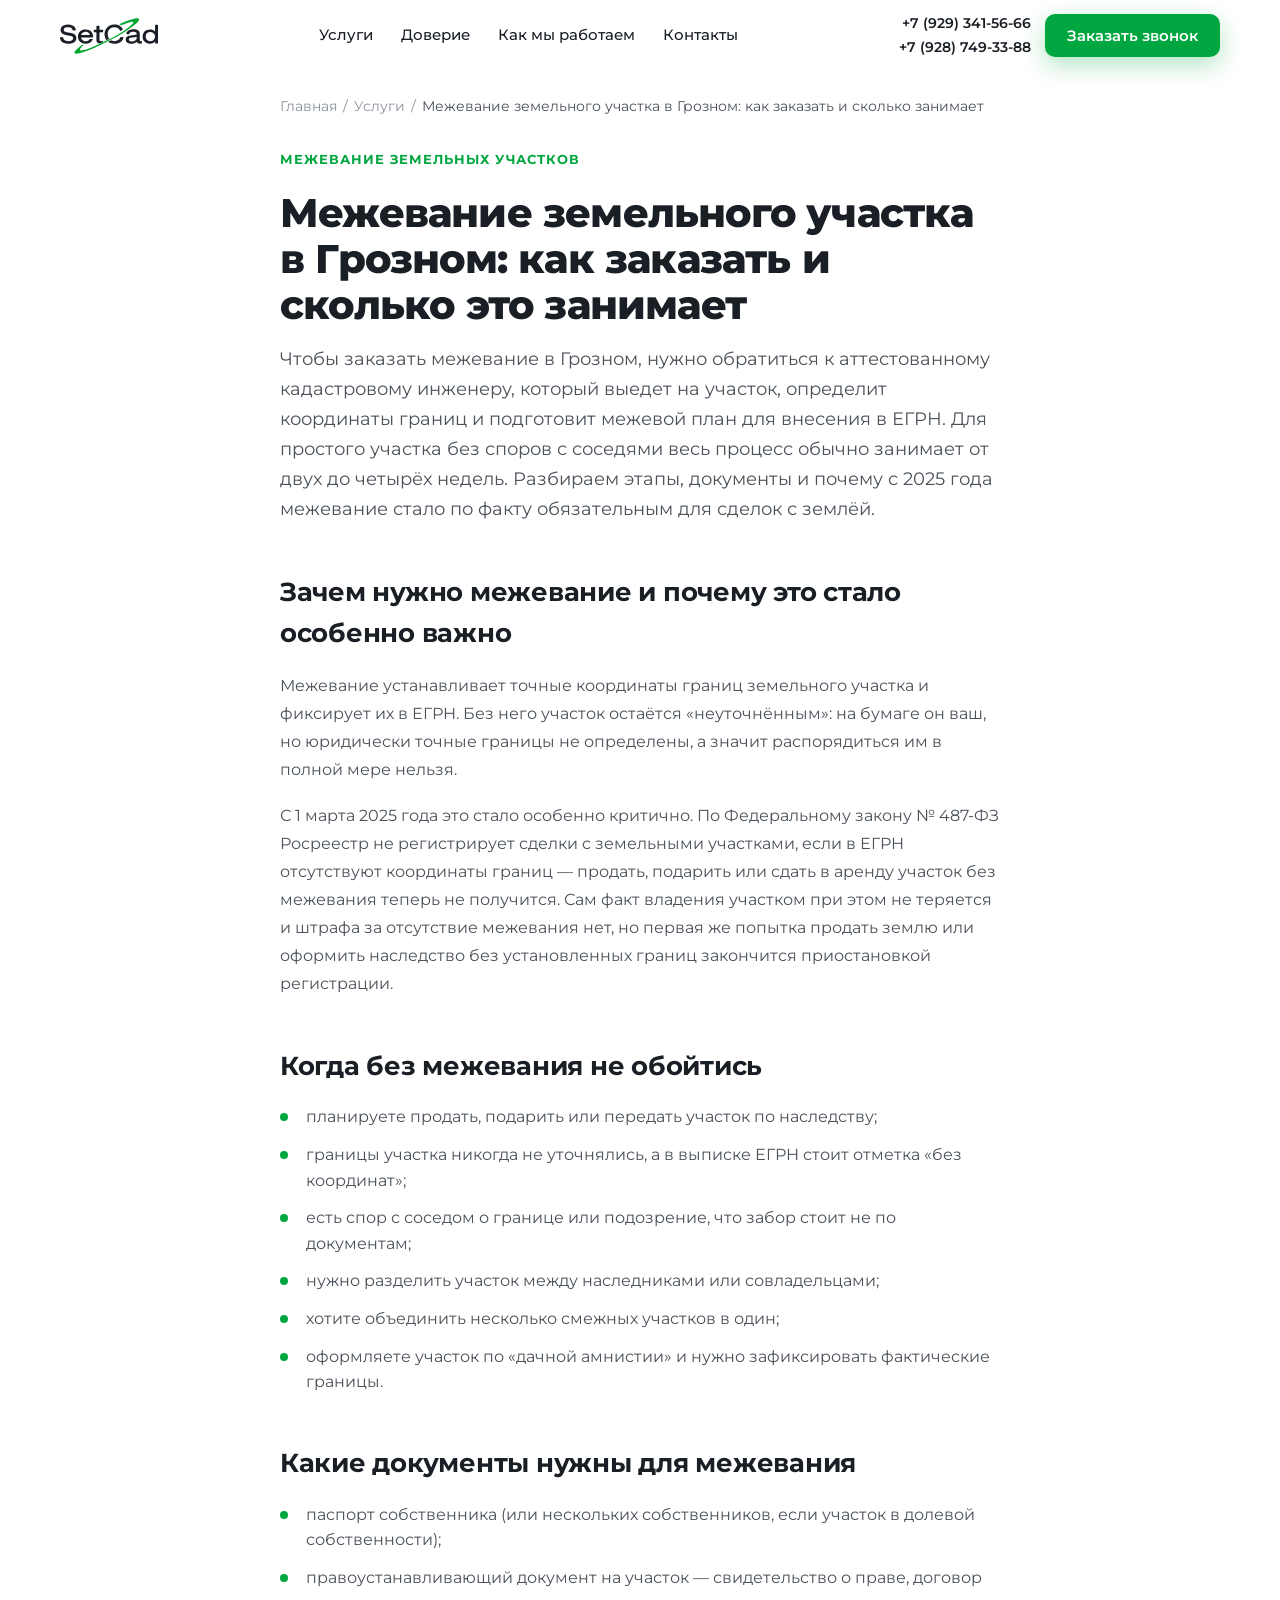
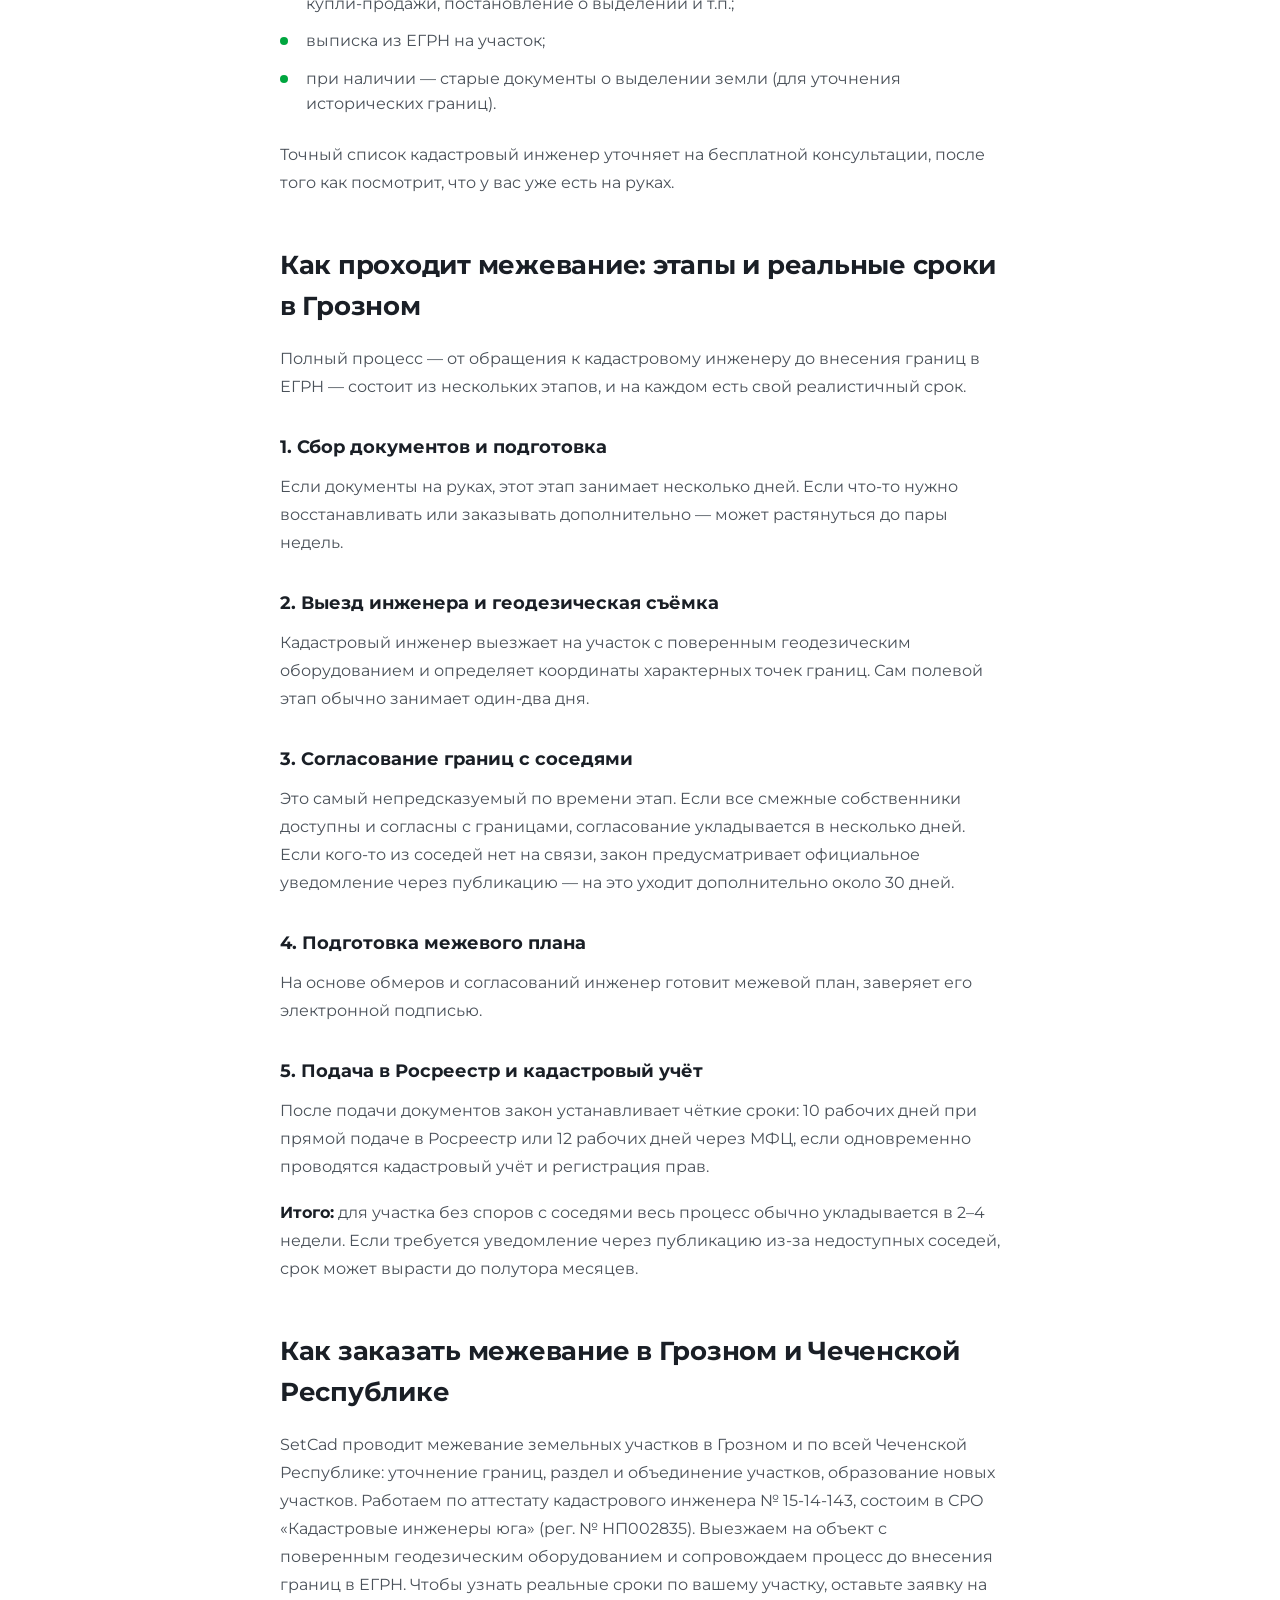
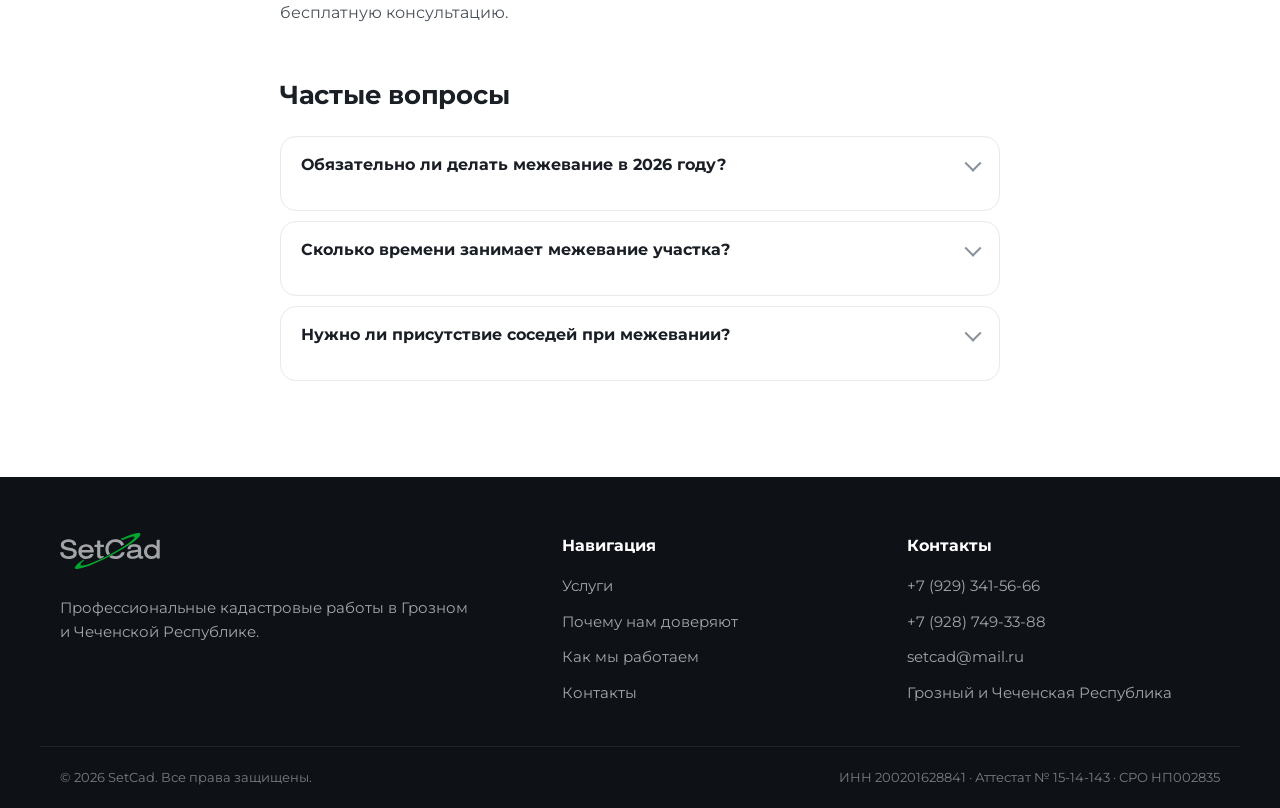
<file: articles/mezhevanie-kak-zakazat.html>
<!DOCTYPE html>
<html lang="ru">
<head>
    <meta charset="UTF-8">
    <meta name="viewport" content="width=device-width, initial-scale=1.0">
    <meta name="description" content="Как заказать межевание земельного участка в Грозном и сколько это занимает: этапы, документы, реальные сроки и почему с 2025 года межевание стало обязательным для сделок с землёй.">
    <meta name="keywords" content="межевание земельного участка, заказать межевание Грозный, межевание Чечня, сроки межевания, межевой план">
    <meta name="theme-color" content="#00A63F">
    <meta property="og:title" content="Межевание земельного участка в Грозном: как заказать и сколько это занимает | SetCad">
    <meta property="og:description" content="Этапы межевания, документы, реальные сроки и почему с 2025 года межевание обязательно для сделок с землёй.">
    <meta property="og:type" content="article">
    <meta property="og:url" content="https://setcad.ru/articles/mezhevanie-kak-zakazat.html">
    <meta property="og:image" content="https://setcad.ru/og-image.jpg">
    <meta property="og:locale" content="ru_RU">
    <link rel="canonical" href="https://setcad.ru/articles/mezhevanie-kak-zakazat.html">
    <meta name="robots" content="index, follow">
    <title>Межевание земельного участка в Грозном: как заказать и сколько занимает — SetCad</title>
    <link rel="icon" href="/favicon.ico" sizes="any">
    <link rel="icon" type="image/svg+xml" href="/favicon.svg">
    <link rel="apple-touch-icon" href="/apple-touch-icon.png">
    <link rel="preconnect" href="https://fonts.googleapis.com">
    <link rel="preconnect" href="https://fonts.gstatic.com" crossorigin>
    <link href="https://fonts.googleapis.com/css2?family=Montserrat:wght@400;500;600;700;800;900&display=swap" rel="stylesheet">
    <link rel="stylesheet" href="../styles.v2.css">

    <script type="application/ld+json">
    {
        "@context": "https://schema.org",
        "@type": "Article",
        "headline": "Межевание земельного участка в Грозном: как заказать и сколько это занимает",
        "description": "Этапы межевания, документы, реальные сроки и почему с 2025 года межевание обязательно для сделок с землёй.",
        "author": { "@type": "Organization", "name": "SetCad", "url": "https://setcad.ru/" },
        "publisher": {
            "@type": "Organization",
            "name": "SetCad",
            "logo": { "@type": "ImageObject", "url": "https://setcad.ru/logo.svg" }
        },
        "mainEntityOfPage": "https://setcad.ru/articles/mezhevanie-kak-zakazat.html",
        "datePublished": "2026-06-27",
        "dateModified": "2026-06-27",
        "inLanguage": "ru-RU"
    }
    </script>

    <script type="application/ld+json">
    {
        "@context": "https://schema.org",
        "@type": "BreadcrumbList",
        "itemListElement": [
            { "@type": "ListItem", "position": 1, "name": "Главная", "item": "https://setcad.ru/" },
            { "@type": "ListItem", "position": 2, "name": "Статьи", "item": "https://setcad.ru/articles/" },
            { "@type": "ListItem", "position": 3, "name": "Межевание земельного участка в Грозном: как заказать и сколько занимает", "item": "https://setcad.ru/articles/mezhevanie-kak-zakazat.html" }
        ]
    }
    </script>

    <script type="application/ld+json">
    {
        "@context": "https://schema.org",
        "@type": "FAQPage",
        "mainEntity": [
            {
                "@type": "Question",
                "name": "Обязательно ли делать межевание в 2026 году?",
                "acceptedAnswer": {
                    "@type": "Answer",
                    "text": "С 1 марта 2025 года межевание фактически стало обязательным условием для сделок с землёй. По Федеральному закону № 487-ФЗ Росреестр не регистрирует продажу, дарение или аренду участка, если в ЕГРН отсутствуют координаты границ. Само владение участком при этом не теряется, но распорядиться им без межевания нельзя."
                }
            },
            {
                "@type": "Question",
                "name": "Сколько времени занимает межевание участка?",
                "acceptedAnswer": {
                    "@type": "Answer",
                    "text": "Для участка без споров с соседями весь процесс обычно занимает от 2 до 4 недель с момента выезда инженера до внесения границ в ЕГРН. Если кого-то из смежных собственников нет на связи и требуется официальное уведомление через газету, срок может увеличиться на 30 дней."
                }
            },
            {
                "@type": "Question",
                "name": "Нужно ли присутствие соседей при межевании?",
                "acceptedAnswer": {
                    "@type": "Answer",
                    "text": "Нужно их согласие на установленные границы, но не обязательно личное присутствие при замерах. Согласование можно провести индивидуально, на общем собрании или, если соседей не получается найти, через официальную публикацию — это предусмотренный законом способ уведомления."
                }
            }
        ]
    }
    </script>
</head>
<body>

    <header class="header" id="header">
        <div class="container header__inner">
            <a href="../index.html" class="logo logo--full" aria-label="SetCad — на главную">
                <svg class="logo__full" viewBox="0 0 946 342" xmlns="http://www.w3.org/2000/svg" role="img" aria-label="SetCad" width="120" height="44">
                    <path d="M508.745 198.441C449.857 230.426 390.442 260.52 329.367 287.244C289.226 304.808 248.633 321.22 206.361 333.053C190.327 337.541 174.18 341.706 157.3 341.302C150.827 341.147 144.181 340.582 140.673 334.259C137.106 327.828 141.081 322.211 144.576 317.223C154.531 303.018 167.759 292.011 181.054 281.132C190.858 273.111 201.29 265.886 211.173 257.994C217.102 253.26 222.436 253.684 228.552 256.327C228.688 258.7 226.724 259.475 225.462 260.625C216.594 268.708 207.652 276.71 200.087 286.087C197.042 289.862 194.238 293.794 192.708 298.468C190.739 304.48 192.754 308.024 198.789 309.767C205.148 311.604 211.401 310.26 217.588 309.183C240.992 305.109 263.263 297.122 285.457 288.961C348.43 265.805 408.79 236.894 468.188 205.865C524.052 176.683 578.778 145.562 630.735 109.796C651.324 95.6237 671.479 80.8251 689.676 63.5647C694.036 59.4297 698.279 55.2002 701.903 50.3904C703.311 48.5219 704.555 46.5714 705.342 44.3337C707.7 37.6289 705.8 34.0464 698.811 32.8161C692.565 31.7164 686.575 33.7509 680.631 35.1514C654.086 41.4055 628.816 51.367 604.221 62.9067C595.615 66.9447 588.22 69.1732 580.297 62.212C578.282 60.4417 575.393 59.6669 572.984 58.4739C573.36 56.1594 575.087 55.9366 576.326 55.3691C617.545 36.4879 659.264 18.8892 703.156 7.05387C715.687 3.67512 728.365 0.815929 741.402 0.0681263C741.735 0.0490533 742.069 -0.0168356 742.399 0.00403936C749.021 0.422923 756.231 -0.135792 760.115 6.78596C763.965 13.6477 760.432 19.7987 756.78 25.3995C747.011 40.3801 733.743 52.1418 720.133 63.3968C682.165 94.7932 640.968 121.519 598.732 146.744C569.131 164.423 539.368 181.807 508.745 198.441Z" fill="#00A92D"/>
                    <path d="M33.7177 236.8C13.5264 227.101 2.69941 211.232 0.232134 189.477C-0.456011 183.41 0.0909486 182.707 5.98083 182.669C12.6466 182.626 19.3133 182.693 25.9784 182.615C28.4737 182.585 30.1912 183.2 30.4235 186.054C31.9235 204.484 43.4717 213.907 60.1449 217.749C77.984 221.859 95.8988 222.011 112.969 214.125C123.114 209.439 128.232 198.813 126.092 188.61C124.568 181.342 119.63 177.158 113.249 174.38C101.686 169.346 89.2725 167.593 77.0061 165.354C62.4283 162.692 47.7954 160.281 34.056 154.383C12.7971 145.256 3.24372 129.184 6.12794 106.304C8.23402 89.5979 17.7819 77.3991 32.6279 70.4838C61.851 56.8714 91.9631 56.0401 121.677 68.786C140.135 76.7035 149.967 91.8495 152.509 111.753C153.016 115.726 151.983 117.643 147.534 117.469C140.545 117.196 133.534 117.259 126.541 117.464C123.488 117.554 121.921 116.638 121.453 113.523C119.32 99.3288 110.216 91.6072 96.9948 88.3913C82.5011 84.8657 67.9026 84.8518 53.6044 89.5502C44.3377 92.5952 37.5284 98.2069 36.0158 108.619C34.9024 116.283 37.2344 122.398 43.7438 126.762C50.5497 131.324 58.3973 132.976 66.1988 134.757C83.5615 138.72 101.342 140.668 118.503 145.61C125.586 147.65 132.314 150.462 138.558 154.416C164.429 170.8 161.318 208.236 145.44 224.817C134.634 236.102 121.049 241.401 106.128 243.78C81.5604 247.696 57.3474 246.965 33.7177 236.8Z" fill="currentColor"/>
                    <path d="M943.877 64.1611C945.723 65.8575 945.49 67.7558 945.49 69.5639C945.499 125.21 945.451 180.856 945.565 236.501C945.575 241.14 943.988 242.684 939.441 242.424C933.628 242.092 927.77 242.081 921.956 242.392C917.427 242.634 916.014 240.755 916.316 236.534C916.551 233.253 916.363 229.942 916.363 225.049C896.926 246.206 873.472 248.567 848.525 243.856C831.801 240.698 818.461 231.638 808.476 217.768C788.924 190.61 793.129 148.733 816.654 125.407C838.37 103.874 890.512 98.1031 915.343 126.818C916.572 125.146 916.075 123.3 916.079 121.624C916.118 104.297 916.221 86.9685 916.007 69.6442C915.951 65.0948 917.337 63.3989 921.989 63.6512C929.131 64.0386 936.302 63.8849 943.877 64.1611ZM897.192 213.356C911.733 202.832 918.551 184.055 914.413 165.929C910.058 146.852 896.954 135.11 876.558 132.008C857.468 129.104 839.135 137.22 831.072 152.143C821.555 169.757 823.781 193.676 836.224 207.501C850.066 222.881 876.868 225.656 897.192 213.356Z" fill="currentColor"/>
                    <path d="M722.29 132.028C710.518 129.479 699.067 129.478 687.672 131.479C677.236 133.312 669.922 139.015 667.927 149.914C667.326 153.199 665.667 153.993 662.827 153.911C656.17 153.718 649.514 153.509 642.856 153.42C639.932 153.381 639.308 152.202 639.658 149.347C642.162 128.901 654.965 115.203 677.934 110.047C698.368 105.46 718.921 105.689 739.167 111.574C758.625 117.231 768.5 130.307 768.629 150.473C768.753 169.794 768.658 189.116 768.675 208.438C768.685 219.734 772.06 222.638 783.019 220.169C787.22 219.222 788.942 219.989 788.678 224.527C788.418 229.01 788.586 233.519 788.587 238.016C788.587 240.207 788.01 241.903 785.555 242.492C776.941 244.559 768.347 246.294 759.421 244.301C750.42 242.292 744.774 236.867 742.718 228.339C740.929 227.717 740.282 228.658 739.564 229.267C722.837 243.436 702.983 246.439 681.978 245.588C672.206 245.193 662.783 243.448 653.982 239.118C638.946 231.721 631.787 218.789 633.19 201.036C634.449 185.114 643.738 175.27 658.185 169.854C672.251 164.581 687.135 164.051 701.875 162.783C710.652 162.028 719.518 161.859 728.079 159.543C732.872 158.247 738.088 157.066 739.027 150.862C739.952 144.749 736.764 138.713 731.02 135.417C728.408 133.918 725.636 132.789 722.29 132.028ZM674.59 220.469C690.239 225.105 705.673 224.011 720.276 217.128C737.24 209.133 741.687 196.79 738.27 178.509C725.234 182.885 711.605 183.307 698.138 184.851C690.72 185.701 683.209 186.058 676.072 188.528C669.349 190.855 664.349 194.815 663.676 202.528C662.956 210.782 666.352 216.674 674.59 220.469Z" fill="currentColor"/>
                    <path d="M300.115 127.272C314.048 141.841 318.739 159.478 319.428 178.668C319.586 183.068 317.913 184.397 313.604 184.38C278.96 184.247 244.316 184.3 209.671 184.31C203.231 184.312 202.953 184.685 204.438 190.785C208.436 207.203 221.546 218.731 238.641 220.695C246.786 221.631 254.861 221.522 262.831 219.026C271.451 216.326 278.444 211.563 283.056 203.743C284.798 200.79 286.935 199.65 290.337 199.727C298.786 199.917 307.242 199.789 316.935 199.789C314.668 206.959 311.808 212.624 308.073 217.833C298.525 231.149 285.399 239.243 269.678 243.087C252.146 247.375 234.678 246.665 217.494 241.077C191.859 232.742 174.645 209.791 172.954 182.88C171.5 159.739 177.651 139.798 195.491 124.215C206.272 114.799 219.091 110.061 233.071 108.215C249.883 105.995 266.251 107.482 281.891 114.542C288.663 117.599 294.46 122.017 300.115 127.272ZM237.15 131.261C222.534 133.819 211.396 140.945 205.887 155.298C203.651 161.125 204.304 162.014 210.46 162.019C233.954 162.038 257.448 162.022 280.942 162.015C281.941 162.014 282.94 161.97 283.94 161.944C286.352 161.88 287.134 160.773 286.543 158.375C285.317 153.405 282.942 149.039 279.642 145.22C268.545 132.373 254.091 129.323 237.15 131.261Z" fill="currentColor"/>
                    <path d="M503.168 62.6344C532.93 57.4866 560.686 60.2675 585.011 79.3323C593.524 86.0045 599.969 94.4191 604.648 104.217C606.272 107.62 606.313 109.834 602.453 111.818C596.39 114.933 590.572 118.542 584.76 122.119C581.966 123.838 580.35 123.596 579.175 120.316C570.071 94.8973 544.44 85.0017 520.43 86.656C507.358 87.5567 495.158 90.8208 484.533 98.7655C470.71 109.101 463.322 123.253 460.74 140.04C457.688 159.88 460.811 178.48 472.535 195.207C472.993 195.86 473.217 196.677 473.935 198.273C465.851 202.305 457.937 206.415 449.861 210.178C447.479 211.288 446.449 208.662 445.345 207.122C437.437 196.092 432.586 183.758 430.534 170.41C425.383 136.903 433.673 107.611 458.861 84.1323C471.217 72.6141 486.271 66.0642 503.168 62.6344Z" fill="currentColor"/>
                    <path d="M391.3 220.314C397.543 221.09 403.33 220.793 409.134 219.932C411.062 219.647 413.938 218.692 414.42 221.885C414.817 224.506 415.812 227.7 412.316 229.351C402.679 233.905 393.26 239.046 383.316 242.793C373.289 246.572 356.935 236.393 353.112 224.925C351.683 220.638 351.054 216.216 351.064 211.664C351.116 187.835 350.964 164.006 351.18 140.18C351.224 135.328 349.677 133.623 344.908 133.948C340.097 134.276 335.245 133.95 330.417 134.093C326.763 134.201 325.288 132.564 325.398 128.994C325.531 124.665 325.608 120.324 325.443 115.999C325.282 111.802 327.193 110.474 331.185 110.679C336.004 110.926 340.857 110.521 345.675 110.786C349.741 111.009 351.291 109.666 351.167 105.428C350.898 96.2715 351.257 87.0965 351.003 77.9388C350.88 73.5314 352.055 71.503 356.864 71.7754C362.842 72.1139 368.865 72.0148 374.852 71.7456C379.128 71.5534 380.839 72.9828 380.717 77.4418C380.467 86.5994 380.889 95.777 380.572 104.93C380.407 109.693 382.224 110.972 386.685 110.817C394.674 110.538 402.682 110.865 410.676 110.688C414.334 110.607 415.818 111.935 415.662 115.617C415.472 120.108 415.454 124.62 415.657 129.11C415.828 132.898 414.094 134.072 410.574 134.021C402.411 133.903 394.243 134.098 386.082 133.937C382.041 133.858 380.559 135.35 380.588 139.496C380.746 161.99 380.624 184.486 380.703 206.98C380.73 214.865 383.325 218.053 391.3 220.314Z" fill="currentColor"/>
                    <path d="M484.783 238.773C477.147 235.764 470.338 232.13 463.446 226.358C468.978 223.411 473.909 221.149 478.458 218.281C485.949 213.557 492.529 212.619 501.766 216C521.692 223.292 542.063 222.339 560.756 210.682C570.042 204.892 576.74 196.621 580.746 186.43C582.14 182.884 584.054 181.579 587.794 181.749C594.44 182.051 601.106 181.875 607.762 182.009C613.278 182.12 613.934 182.981 612.333 188.31C604.161 215.526 586.02 233.008 559.138 241.135C534.364 248.624 509.57 247.589 484.783 238.773Z" fill="currentColor"/>
                </svg>
            </a>

            <nav class="nav" id="nav" aria-label="Основная навигация">
                <a href="../index.html#services" class="nav__link">Услуги</a>
                <a href="../index.html#trust" class="nav__link">Доверие</a>
                <a href="../index.html#process" class="nav__link">Как мы работаем</a>
                <a href="../index.html#contacts" class="nav__link">Контакты</a>
            </nav>

            <div class="header__actions">
                <div class="header__phones">
                    <a href="tel:+79293415666">+7 (929) 341-56-66</a>
                    <a href="tel:+79287493388">+7 (928) 749-33-88</a>
                </div>
                <button class="btn btn--accent" data-modal-open>Заказать звонок</button>
                <button class="burger" id="burger" aria-label="Открыть меню" aria-expanded="false" aria-controls="nav">
                    <span></span><span></span><span></span>
                </button>
            </div>
        </div>
    </header>

    <main>
        <section class="section article" id="article">
            <div class="container article__container">

                <nav class="article__breadcrumbs" aria-label="Хлебные крошки">
                    <a href="../index.html">Главная</a>
                    <span aria-hidden="true">/</span>
                    <a href="../index.html#services">Услуги</a>
                    <span aria-hidden="true">/</span>
                    <span aria-current="page">Межевание земельного участка в Грозном: как заказать и сколько занимает</span>
                </nav>

                <header class="article__head">
                    <span class="section__eyebrow">Межевание земельных участков</span>
                    <h1 class="article__title">Межевание земельного участка в Грозном: как заказать и сколько это занимает</h1>
                    <p class="article__lead">Чтобы заказать межевание в Грозном, нужно обратиться к аттестованному кадастровому инженеру, который выедет на участок, определит координаты границ и подготовит межевой план для внесения в ЕГРН. Для простого участка без споров с соседями весь процесс обычно занимает от двух до четырёх недель. Разбираем этапы, документы и почему с 2025 года межевание стало по факту обязательным для сделок с землёй.</p>
                </header>

                <div class="article__body">

                    <h2>Зачем нужно межевание и почему это стало особенно важно</h2>
                    <p>Межевание устанавливает точные координаты границ земельного участка и фиксирует их в ЕГРН. Без него участок остаётся «неуточнённым»: на бумаге он ваш, но юридически точные границы не определены, а значит распорядиться им в полной мере нельзя.</p>
                    <p>С 1 марта 2025 года это стало особенно критично. По Федеральному закону № 487-ФЗ Росреестр не регистрирует сделки с земельными участками, если в ЕГРН отсутствуют координаты границ — продать, подарить или сдать в аренду участок без межевания теперь не получится. Сам факт владения участком при этом не теряется и штрафа за отсутствие межевания нет, но первая же попытка продать землю или оформить наследство без установленных границ закончится приостановкой регистрации.</p>

                    <h2>Когда без межевания не обойтись</h2>
                    <ul class="article__list">
                        <li>планируете продать, подарить или передать участок по наследству;</li>
                        <li>границы участка никогда не уточнялись, а в выписке ЕГРН стоит отметка «без координат»;</li>
                        <li>есть спор с соседом о границе или подозрение, что забор стоит не по документам;</li>
                        <li>нужно разделить участок между наследниками или совладельцами;</li>
                        <li>хотите объединить несколько смежных участков в один;</li>
                        <li>оформляете участок по «дачной амнистии» и нужно зафиксировать фактические границы.</li>
                    </ul>

                    <h2>Какие документы нужны для межевания</h2>
                    <ul class="article__list">
                        <li>паспорт собственника (или нескольких собственников, если участок в долевой собственности);</li>
                        <li>правоустанавливающий документ на участок — свидетельство о праве, договор купли-продажи, постановление о выделении и т.п.;</li>
                        <li>выписка из ЕГРН на участок;</li>
                        <li>при наличии — старые документы о выделении земли (для уточнения исторических границ).</li>
                    </ul>
                    <p>Точный список кадастровый инженер уточняет на бесплатной консультации, после того как посмотрит, что у вас уже есть на руках.</p>

                    <h2>Как проходит межевание: этапы и реальные сроки в Грозном</h2>
                    <p>Полный процесс — от обращения к кадастровому инженеру до внесения границ в ЕГРН — состоит из нескольких этапов, и на каждом есть свой реалистичный срок.</p>

                    <h3>1. Сбор документов и подготовка</h3>
                    <p>Если документы на руках, этот этап занимает несколько дней. Если что-то нужно восстанавливать или заказывать дополнительно — может растянуться до пары недель.</p>

                    <h3>2. Выезд инженера и геодезическая съёмка</h3>
                    <p>Кадастровый инженер выезжает на участок с поверенным геодезическим оборудованием и определяет координаты характерных точек границ. Сам полевой этап обычно занимает один-два дня.</p>

                    <h3>3. Согласование границ с соседями</h3>
                    <p>Это самый непредсказуемый по времени этап. Если все смежные собственники доступны и согласны с границами, согласование укладывается в несколько дней. Если кого-то из соседей нет на связи, закон предусматривает официальное уведомление через публикацию — на это уходит дополнительно около 30 дней.</p>

                    <h3>4. Подготовка межевого плана</h3>
                    <p>На основе обмеров и согласований инженер готовит межевой план, заверяет его электронной подписью.</p>

                    <h3>5. Подача в Росреестр и кадастровый учёт</h3>
                    <p>После подачи документов закон устанавливает чёткие сроки: 10 рабочих дней при прямой подаче в Росреестр или 12 рабочих дней через МФЦ, если одновременно проводятся кадастровый учёт и регистрация прав.</p>

                    <p><strong>Итого:</strong> для участка без споров с соседями весь процесс обычно укладывается в 2–4 недели. Если требуется уведомление через публикацию из-за недоступных соседей, срок может вырасти до полутора месяцев.</p>

                    <h2>Как заказать межевание в Грозном и Чеченской Республике</h2>
                    <p>SetCad проводит межевание земельных участков в Грозном и по всей Чеченской Республике: уточнение границ, раздел и объединение участков, образование новых участков. Работаем по аттестату кадастрового инженера № 15-14-143, состоим в СРО «Кадастровые инженеры юга» (рег. № НП002835). Выезжаем на объект с поверенным геодезическим оборудованием и сопровождаем процесс до внесения границ в ЕГРН. Чтобы узнать реальные сроки по вашему участку, оставьте заявку на бесплатную консультацию.</p>

                    <h2>Частые вопросы</h2>

                    <div class="faq">
                        <div class="faq__item">
                            <button type="button" class="faq__question" aria-expanded="false">Обязательно ли делать межевание в 2026 году?</button>
                            <div class="faq__answer-wrap">
                                <div class="faq__answer">
                                    <p>С 1 марта 2025 года межевание фактически стало обязательным условием для сделок с землёй. Росреестр не регистрирует продажу, дарение или аренду участка без координат границ в ЕГРН. Само владение участком при этом не теряется, но распорядиться им без межевания нельзя.</p>
                                </div>
                            </div>
                        </div>

                        <div class="faq__item">
                            <button type="button" class="faq__question" aria-expanded="false">Сколько времени занимает межевание участка?</button>
                            <div class="faq__answer-wrap">
                                <div class="faq__answer">
                                    <p>Для участка без споров с соседями весь процесс обычно занимает от 2 до 4 недель с момента выезда инженера до внесения границ в ЕГРН. Если требуется официальное уведомление через публикацию, срок может увеличиться на 30 дней.</p>
                                </div>
                            </div>
                        </div>

                        <div class="faq__item">
                            <button type="button" class="faq__question" aria-expanded="false">Нужно ли присутствие соседей при межевании?</button>
                            <div class="faq__answer-wrap">
                                <div class="faq__answer">
                                    <p>Нужно их согласие на установленные границы, но не обязательно личное присутствие при замерах. Согласование можно провести индивидуально, на общем собрании или через официальную публикацию, если соседей не удаётся найти.</p>
                                </div>
                            </div>
                        </div>
                    </div>

                </div>
            </div>
        </section>
    </main>

    <footer class="footer" id="contacts">
        <div class="container footer__inner">
            <div class="footer__col footer__col--brand">
                <a href="../index.html" class="logo" aria-label="SetCad — на главную">
                    <svg viewBox="0 0 946 342" width="100" height="36" xmlns="http://www.w3.org/2000/svg" role="img" aria-label="SetCad">
                        <path d="M508.745 198.441C449.857 230.426 390.442 260.52 329.367 287.244C289.226 304.808 248.633 321.22 206.361 333.053C190.327 337.541 174.18 341.706 157.3 341.302C150.827 341.147 144.181 340.582 140.673 334.259C137.106 327.828 141.081 322.211 144.576 317.223C154.531 303.018 167.759 292.011 181.054 281.132C190.858 273.111 201.29 265.886 211.173 257.994C217.102 253.26 222.436 253.684 228.552 256.327C228.688 258.7 226.724 259.475 225.462 260.625C216.594 268.708 207.652 276.71 200.087 286.087C197.042 289.862 194.238 293.794 192.708 298.468C190.739 304.48 192.754 308.024 198.789 309.767C205.148 311.604 211.401 310.26 217.588 309.183C240.992 305.109 263.263 297.122 285.457 288.961C348.43 265.805 408.79 236.894 468.188 205.865C524.052 176.683 578.778 145.562 630.735 109.796C651.324 95.6237 671.479 80.8251 689.676 63.5647C694.036 59.4297 698.279 55.2002 701.903 50.3904C703.311 48.5219 704.555 46.5714 705.342 44.3337C707.7 37.6289 705.8 34.0464 698.811 32.8161C692.565 31.7164 686.575 33.7509 680.631 35.1514C654.086 41.4055 628.816 51.367 604.221 62.9067C595.615 66.9447 588.22 69.1732 580.297 62.212C578.282 60.4417 575.393 59.6669 572.984 58.4739C573.36 56.1594 575.087 55.9366 576.326 55.3691C617.545 36.4879 659.264 18.8892 703.156 7.05387C715.687 3.67512 728.365 0.815929 741.402 0.0681263C741.735 0.0490533 742.069 -0.0168356 742.399 0.00403936C749.021 0.422923 756.231 -0.135792 760.115 6.78596C763.965 13.6477 760.432 19.7987 756.78 25.3995C747.011 40.3801 733.743 52.1418 720.133 63.3968C682.165 94.7932 640.968 121.519 598.732 146.744C569.131 164.423 539.368 181.807 508.745 198.441Z" fill="#00A92D"/>
                        <path d="M33.7177 236.8C13.5264 227.101 2.69941 211.232 0.232134 189.477C-0.456011 183.41 0.0909486 182.707 5.98083 182.669C12.6466 182.626 19.3133 182.693 25.9784 182.615C28.4737 182.585 30.1912 183.2 30.4235 186.054C31.9235 204.484 43.4717 213.907 60.1449 217.749C77.984 221.859 95.8988 222.011 112.969 214.125C123.114 209.439 128.232 198.813 126.092 188.61C124.568 181.342 119.63 177.158 113.249 174.38C101.686 169.346 89.2725 167.593 77.0061 165.354C62.4283 162.692 47.7954 160.281 34.056 154.383C12.7971 145.256 3.24372 129.184 6.12794 106.304C8.23402 89.5979 17.7819 77.3991 32.6279 70.4838C61.851 56.8714 91.9631 56.0401 121.677 68.786C140.135 76.7035 149.967 91.8495 152.509 111.753C153.016 115.726 151.983 117.643 147.534 117.469C140.545 117.196 133.534 117.259 126.541 117.464C123.488 117.554 121.921 116.638 121.453 113.523C119.32 99.3288 110.216 91.6072 96.9948 88.3913C82.5011 84.8657 67.9026 84.8518 53.6044 89.5502C44.3377 92.5952 37.5284 98.2069 36.0158 108.619C34.9024 116.283 37.2344 122.398 43.7438 126.762C50.5497 131.324 58.3973 132.976 66.1988 134.757C83.5615 138.72 101.342 140.668 118.503 145.61C125.586 147.65 132.314 150.462 138.558 154.416C164.429 170.8 161.318 208.236 145.44 224.817C134.634 236.102 121.049 241.401 106.128 243.78C81.5604 247.696 57.3474 246.965 33.7177 236.8Z" fill="currentColor"/>
                        <path d="M943.877 64.1611C945.723 65.8575 945.49 67.7558 945.49 69.5639C945.499 125.21 945.451 180.856 945.565 236.501C945.575 241.14 943.988 242.684 939.441 242.424C933.628 242.092 927.77 242.081 921.956 242.392C917.427 242.634 916.014 240.755 916.316 236.534C916.551 233.253 916.363 229.942 916.363 225.049C896.926 246.206 873.472 248.567 848.525 243.856C831.801 240.698 818.461 231.638 808.476 217.768C788.924 190.61 793.129 148.733 816.654 125.407C838.37 103.874 890.512 98.1031 915.343 126.818C916.572 125.146 916.075 123.3 916.079 121.624C916.118 104.297 916.221 86.9685 916.007 69.6442C915.951 65.0948 917.337 63.3989 921.989 63.6512C929.131 64.0386 936.302 63.8849 943.877 64.1611ZM897.192 213.356C911.733 202.832 918.551 184.055 914.413 165.929C910.058 146.852 896.954 135.11 876.558 132.008C857.468 129.104 839.135 137.22 831.072 152.143C821.555 169.757 823.781 193.676 836.224 207.501C850.066 222.881 876.868 225.656 897.192 213.356Z" fill="currentColor"/>
                        <path d="M722.29 132.028C710.518 129.479 699.067 129.478 687.672 131.479C677.236 133.312 669.922 139.015 667.927 149.914C667.326 153.199 665.667 153.993 662.827 153.911C656.17 153.718 649.514 153.509 642.856 153.42C639.932 153.381 639.308 152.202 639.658 149.347C642.162 128.901 654.965 115.203 677.934 110.047C698.368 105.46 718.921 105.689 739.167 111.574C758.625 117.231 768.5 130.307 768.629 150.473C768.753 169.794 768.658 189.116 768.675 208.438C768.685 219.734 772.06 222.638 783.019 220.169C787.22 219.222 788.942 219.989 788.678 224.527C788.418 229.01 788.586 233.519 788.587 238.016C788.587 240.207 788.01 241.903 785.555 242.492C776.941 244.559 768.347 246.294 759.421 244.301C750.42 242.292 744.774 236.867 742.718 228.339C740.929 227.717 740.282 228.658 739.564 229.267C722.837 243.436 702.983 246.439 681.978 245.588C672.206 245.193 662.783 243.448 653.982 239.118C638.946 231.721 631.787 218.789 633.19 201.036C634.449 185.114 643.738 175.27 658.185 169.854C672.251 164.581 687.135 164.051 701.875 162.783C710.652 162.028 719.518 161.859 728.079 159.543C732.872 158.247 738.088 157.066 739.027 150.862C739.952 144.749 736.764 138.713 731.02 135.417C728.408 133.918 725.636 132.789 722.29 132.028ZM674.59 220.469C690.239 225.105 705.673 224.011 720.276 217.128C737.24 209.133 741.687 196.79 738.27 178.509C725.234 182.885 711.605 183.307 698.138 184.851C690.72 185.701 683.209 186.058 676.072 188.528C669.349 190.855 664.349 194.815 663.676 202.528C662.956 210.782 666.352 216.674 674.59 220.469Z" fill="currentColor"/>
                        <path d="M300.115 127.272C314.048 141.841 318.739 159.478 319.428 178.668C319.586 183.068 317.913 184.397 313.604 184.38C278.96 184.247 244.316 184.3 209.671 184.31C203.231 184.312 202.953 184.685 204.438 190.785C208.436 207.203 221.546 218.731 238.641 220.695C246.786 221.631 254.861 221.522 262.831 219.026C271.451 216.326 278.444 211.563 283.056 203.743C284.798 200.79 286.935 199.65 290.337 199.727C298.786 199.917 307.242 199.789 316.935 199.789C314.668 206.959 311.808 212.624 308.073 217.833C298.525 231.149 285.399 239.243 269.678 243.087C252.146 247.375 234.678 246.665 217.494 241.077C191.859 232.742 174.645 209.791 172.954 182.88C171.5 159.739 177.651 139.798 195.491 124.215C206.272 114.799 219.091 110.061 233.071 108.215C249.883 105.995 266.251 107.482 281.891 114.542C288.663 117.599 294.46 122.017 300.115 127.272ZM237.15 131.261C222.534 133.819 211.396 140.945 205.887 155.298C203.651 161.125 204.304 162.014 210.46 162.019C233.954 162.038 257.448 162.022 280.942 162.015C281.941 162.014 282.94 161.97 283.94 161.944C286.352 161.88 287.134 160.773 286.543 158.375C285.317 153.405 282.942 149.039 279.642 145.22C268.545 132.373 254.091 129.323 237.15 131.261Z" fill="currentColor"/>
                        <path d="M503.168 62.6344C532.93 57.4866 560.686 60.2675 585.011 79.3323C593.524 86.0045 599.969 94.4191 604.648 104.217C606.272 107.62 606.313 109.834 602.453 111.818C596.39 114.933 590.572 118.542 584.76 122.119C581.966 123.838 580.35 123.596 579.175 120.316C570.071 94.8973 544.44 85.0017 520.43 86.656C507.358 87.5567 495.158 90.8208 484.533 98.7655C470.71 109.101 463.322 123.253 460.74 140.04C457.688 159.88 460.811 178.48 472.535 195.207C472.993 195.86 473.217 196.677 473.935 198.273C465.851 202.305 457.937 206.415 449.861 210.178C447.479 211.288 446.449 208.662 445.345 207.122C437.437 196.092 432.586 183.758 430.534 170.41C425.383 136.903 433.673 107.611 458.861 84.1323C471.217 72.6141 486.271 66.0642 503.168 62.6344Z" fill="currentColor"/>
                        <path d="M391.3 220.314C397.543 221.09 403.33 220.793 409.134 219.932C411.062 219.647 413.938 218.692 414.42 221.885C414.817 224.506 415.812 227.7 412.316 229.351C402.679 233.905 393.26 239.046 383.316 242.793C373.289 246.572 356.935 236.393 353.112 224.925C351.683 220.638 351.054 216.216 351.064 211.664C351.116 187.835 350.964 164.006 351.18 140.18C351.224 135.328 349.677 133.623 344.908 133.948C340.097 134.276 335.245 133.95 330.417 134.093C326.763 134.201 325.288 132.564 325.398 128.994C325.531 124.665 325.608 120.324 325.443 115.999C325.282 111.802 327.193 110.474 331.185 110.679C336.004 110.926 340.857 110.521 345.675 110.786C349.741 111.009 351.291 109.666 351.167 105.428C350.898 96.2715 351.257 87.0965 351.003 77.9388C350.88 73.5314 352.055 71.503 356.864 71.7754C362.842 72.1139 368.865 72.0148 374.852 71.7456C379.128 71.5534 380.839 72.9828 380.717 77.4418C380.467 86.5994 380.889 95.777 380.572 104.93C380.407 109.693 382.224 110.972 386.685 110.817C394.674 110.538 402.682 110.865 410.676 110.688C414.334 110.607 415.818 111.935 415.662 115.617C415.472 120.108 415.454 124.62 415.657 129.11C415.828 132.898 414.094 134.072 410.574 134.021C402.411 133.903 394.243 134.098 386.082 133.937C382.041 133.858 380.559 135.35 380.588 139.496C380.746 161.99 380.624 184.486 380.703 206.98C380.73 214.865 383.325 218.053 391.3 220.314Z" fill="currentColor"/>
                        <path d="M484.783 238.773C477.147 235.764 470.338 232.13 463.446 226.358C468.978 223.411 473.909 221.149 478.458 218.281C485.949 213.557 492.529 212.619 501.766 216C521.692 223.292 542.063 222.339 560.756 210.682C570.042 204.892 576.74 196.621 580.746 186.43C582.14 182.884 584.054 181.579 587.794 181.749C594.44 182.051 601.106 181.875 607.762 182.009C613.278 182.12 613.934 182.981 612.333 188.31C604.161 215.526 586.02 233.008 559.138 241.135C534.364 248.624 509.57 247.589 484.783 238.773Z" fill="currentColor"/>
                    </svg>
                </a>
                <p class="footer__tagline">Профессиональные кадастровые работы в&nbsp;Грозном и&nbsp;Чеченской Республике.</p>
            </div>

            <nav class="footer__col" aria-label="Разделы">
                <h4>Навигация</h4>
                <a href="../index.html#services">Услуги</a>
                <a href="../index.html#trust">Почему нам доверяют</a>
                <a href="../index.html#process">Как мы работаем</a>
                <a href="../index.html#contacts">Контакты</a>
            </nav>

            <div class="footer__col">
                <h4>Контакты</h4>
                <a href="tel:+79293415666">+7 (929) 341-56-66</a>
                <a href="tel:+79287493388">+7 (928) 749-33-88</a>
                <a href="mailto:setcad@mail.ru">setcad@mail.ru</a>
                <p>Грозный и Чеченская Республика</p>
            </div>
        </div>
        <div class="footer__bottom">
            <div class="container footer__bottom-inner">
                <span>© <span id="year"></span> SetCad. Все права защищены.</span>
                <span>ИНН 200201628841 · Аттестат №&nbsp;15-14-143 · СРО НП002835</span>
            </div>
        </div>
    </footer>

    <a href="../index.html#contacts" class="float-cta" aria-label="Заказать звонок">
        <svg viewBox="0 0 24 24" width="24" height="24" fill="none" stroke="currentColor" stroke-width="2" stroke-linecap="round" stroke-linejoin="round"><path d="M21 11.5a8.38 8.38 0 01-.9 3.8 8.5 8.5 0 01-7.6 4.7 8.38 8.38 0 01-3.8-.9L3 21l1.9-5.7a8.38 8.38 0 01-.9-3.8 8.5 8.5 0 014.7-7.6 8.38 8.38 0 013.8-.9h.5a8.48 8.48 0 018 8v.5z"/></svg>
    </a>
    <a href="../index.html#contacts" class="float-cta-text">Получить консультацию</a>

    <script>
        document.getElementById('year').textContent = new Date().getFullYear();

        const floatButtons = document.querySelectorAll('.float-cta, .float-cta-text');
        const showFloatButtons = () => {
            const shouldShow = window.scrollY > 400;
            floatButtons.forEach(btn => btn.classList.toggle('is-visible', shouldShow));
        };
        window.addEventListener('scroll', showFloatButtons, { passive: true });
        showFloatButtons();

        document.querySelectorAll('.faq__question').forEach(btn => {
            btn.addEventListener('click', () => {
                const item = btn.closest('.faq__item');
                const isOpen = item.classList.contains('is-open');
                item.classList.toggle('is-open', !isOpen);
                btn.setAttribute('aria-expanded', String(!isOpen));
            });
        });
    </script>
</body>
</html>
</file>
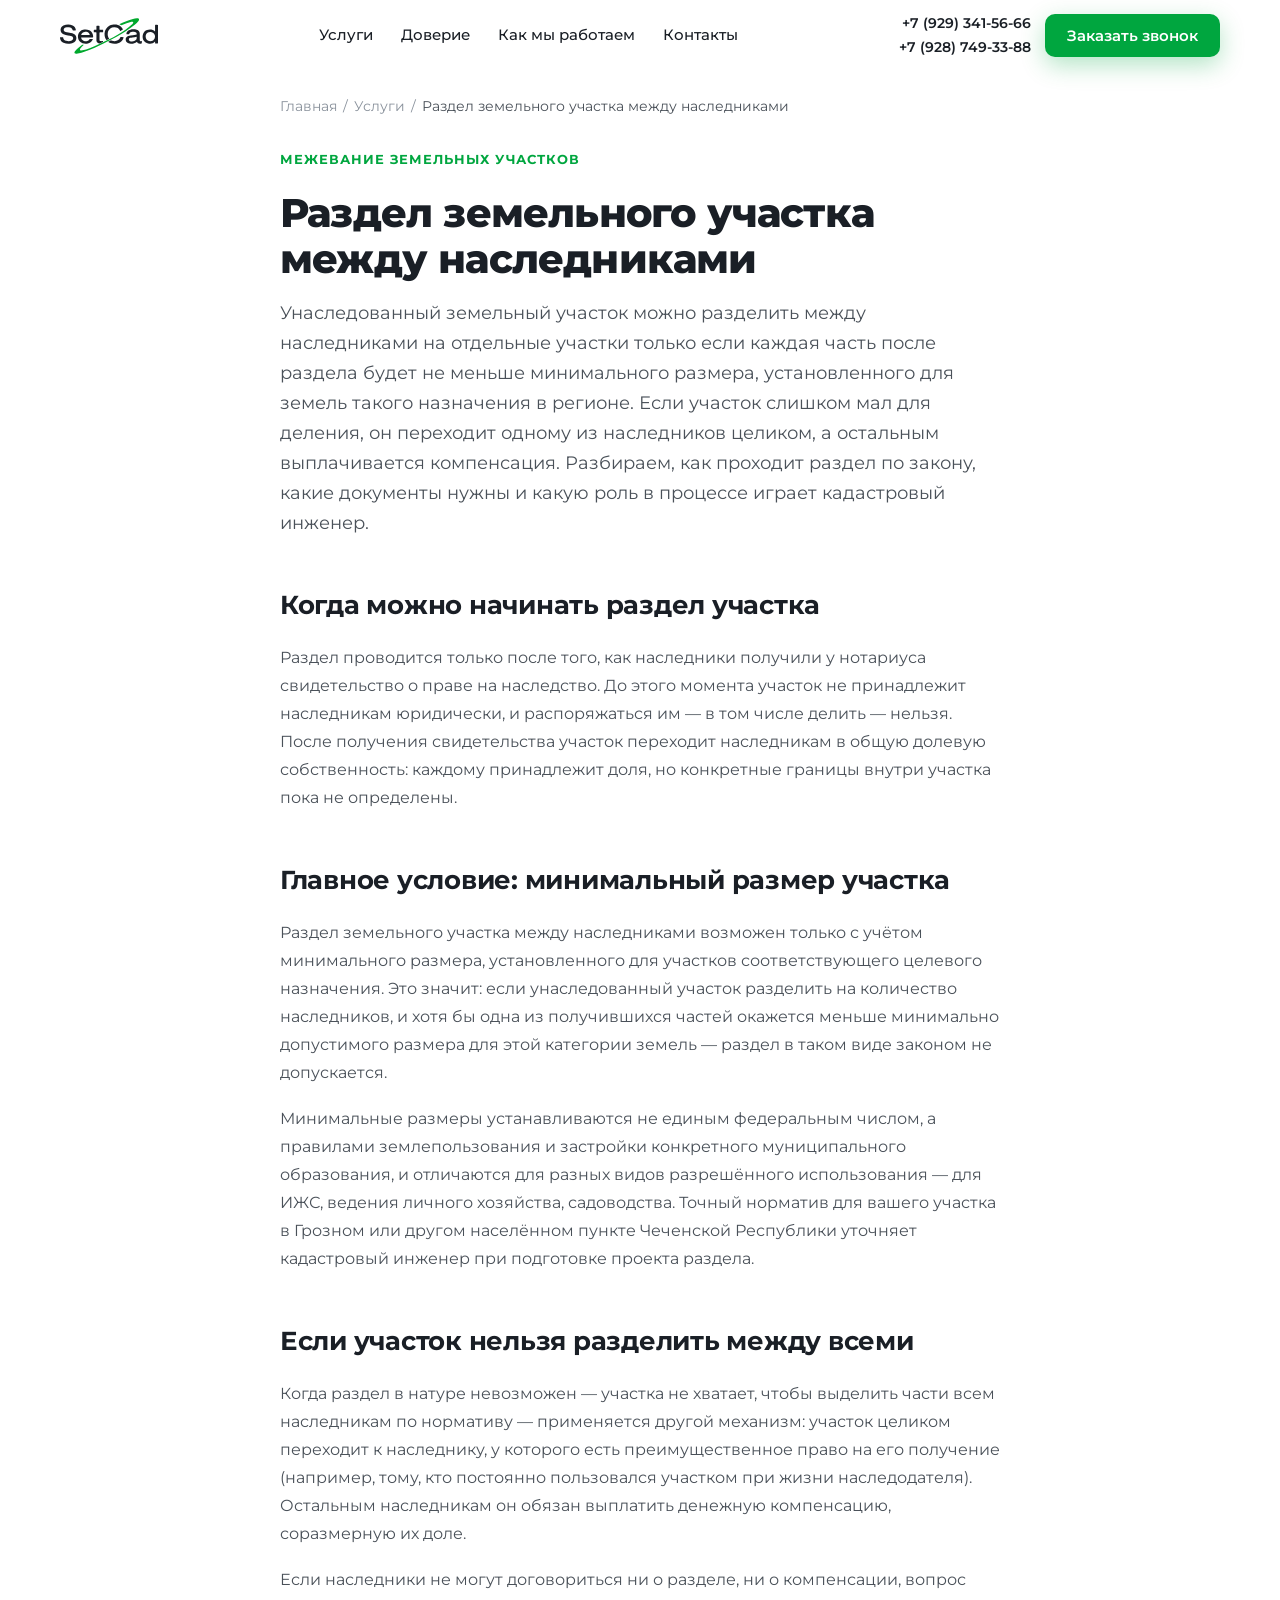
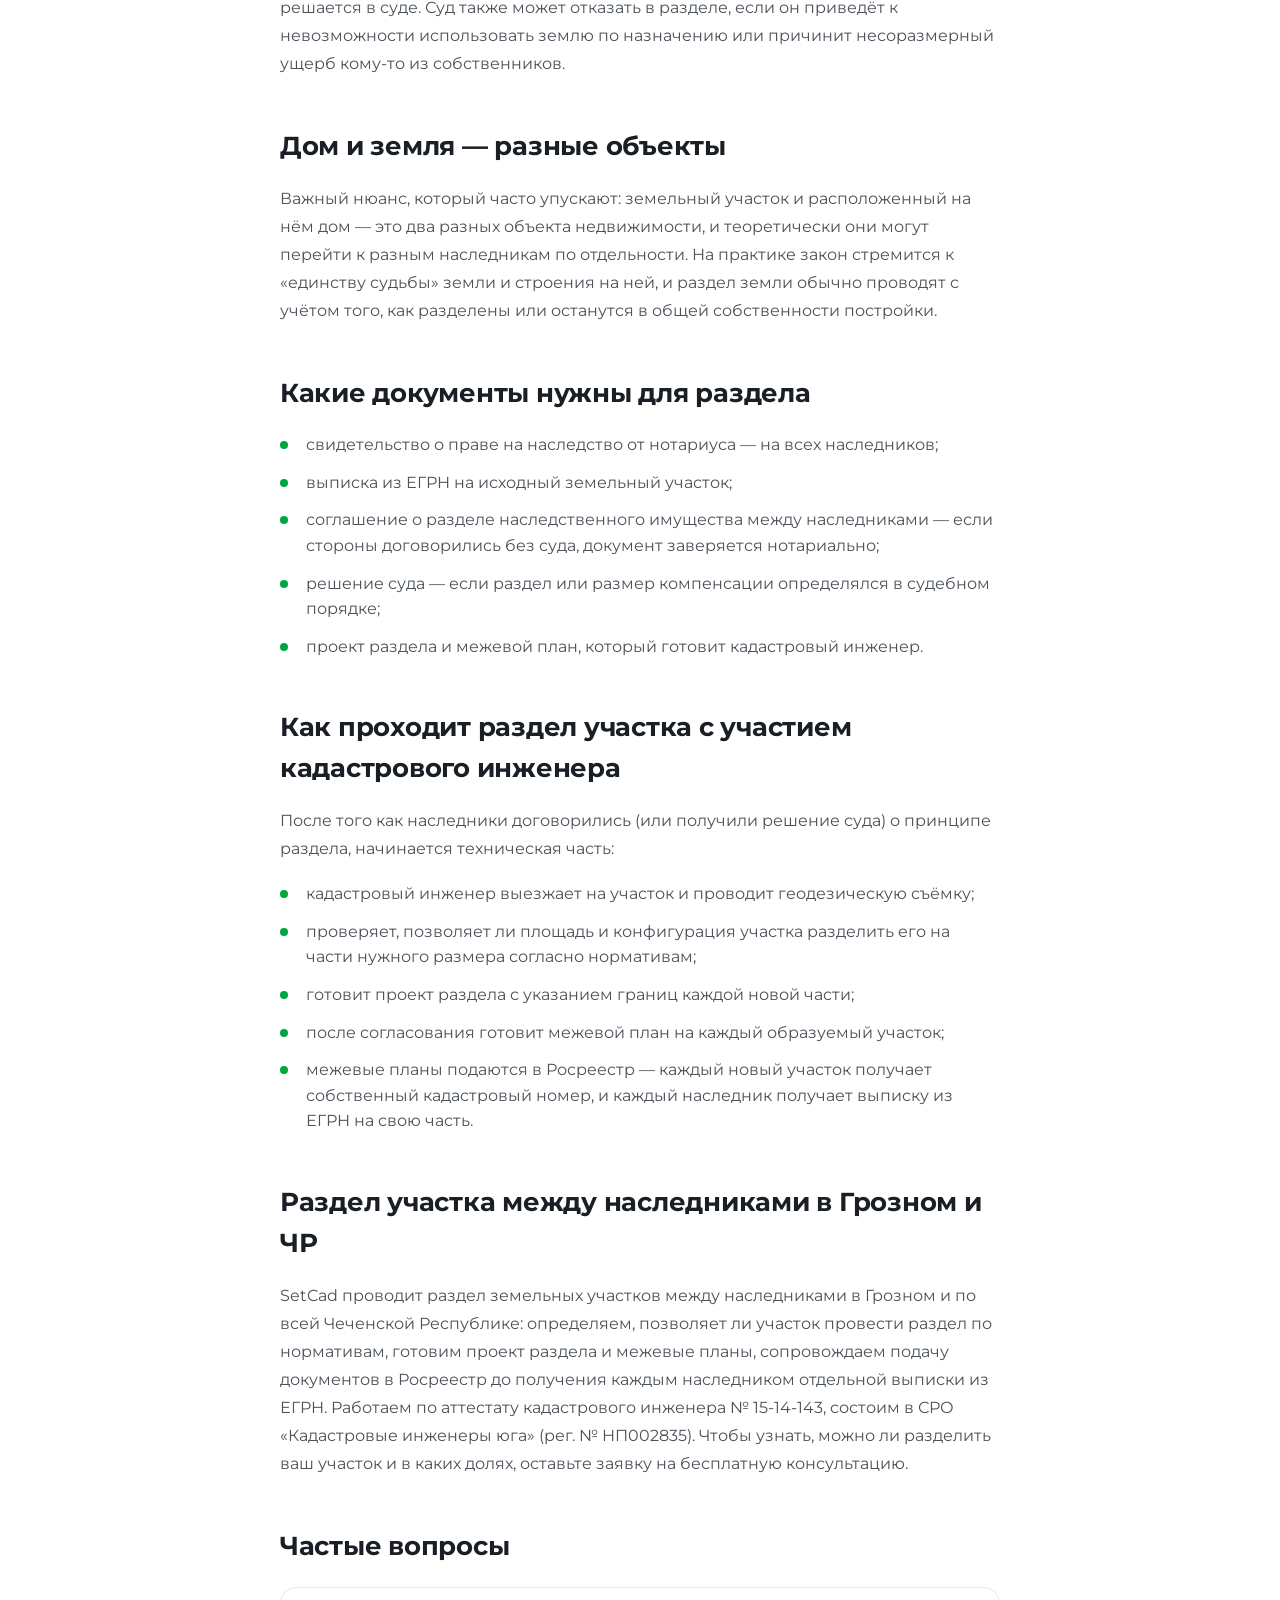
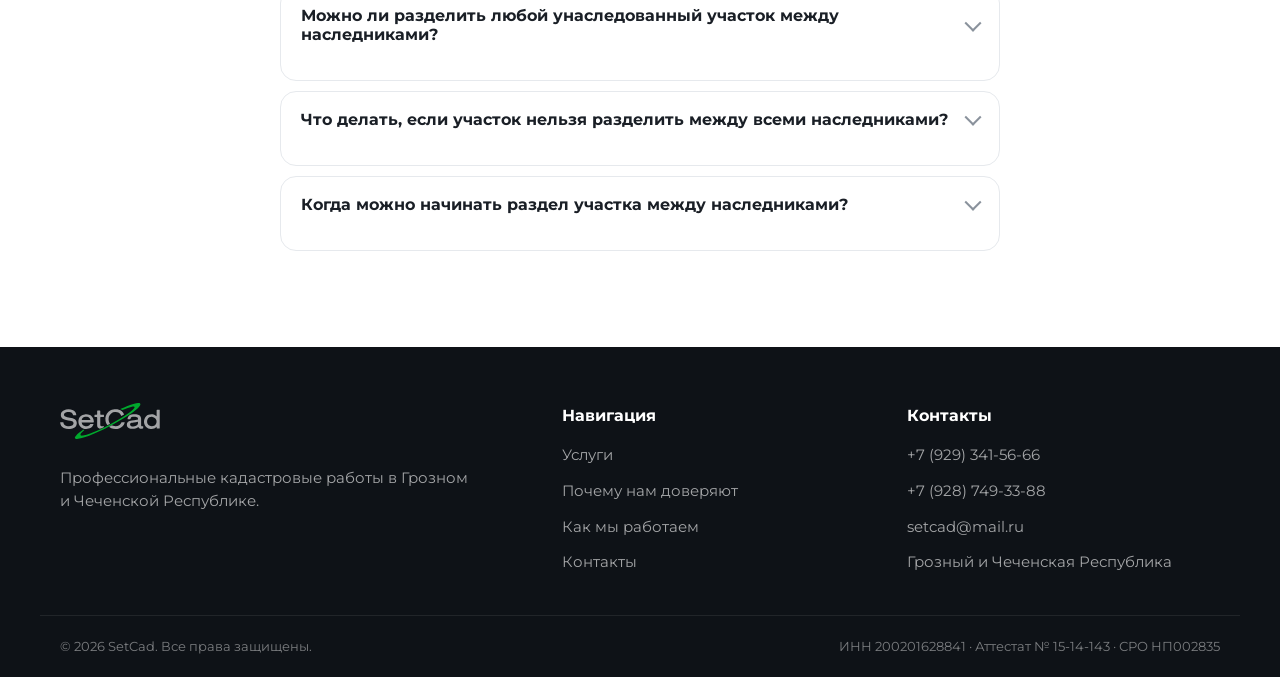
<file: articles/razdel-uchastka-mezhdu-naslednikami.html>
<!DOCTYPE html>
<html lang="ru">
<head>
    <meta charset="UTF-8">
    <meta name="viewport" content="width=device-width, initial-scale=1.0">
    <meta name="description" content="Как разделить земельный участок между наследниками: когда раздел возможен, что мешает разделить участок в натуре и как кадастровый инженер готовит документы для Росреестра.">
    <meta name="keywords" content="раздел земельного участка между наследниками, раздел участка по наследству, межевание для наследников, выдел доли в натуре, наследование земли Грозный">
    <meta name="theme-color" content="#00A63F">
    <meta property="og:title" content="Раздел земельного участка между наследниками | SetCad">
    <meta property="og:description" content="Когда раздел земельного участка между наследниками возможен, что мешает разделить его в натуре и как подготовить документы для Росреестра.">
    <meta property="og:type" content="article">
    <meta property="og:url" content="https://setcad.ru/articles/razdel-uchastka-mezhdu-naslednikami.html">
    <meta property="og:image" content="https://setcad.ru/og-image.jpg">
    <meta property="og:locale" content="ru_RU">
    <link rel="canonical" href="https://setcad.ru/articles/razdel-uchastka-mezhdu-naslednikami.html">
    <meta name="robots" content="index, follow">
    <title>Раздел земельного участка между наследниками — SetCad</title>
    <link rel="icon" href="/favicon.ico" sizes="any">
    <link rel="icon" type="image/svg+xml" href="/favicon.svg">
    <link rel="icon" type="image/png" sizes="192x192" href="/favicon-192.png">
    <link rel="apple-touch-icon" href="/apple-touch-icon.png">
    <link rel="preconnect" href="https://fonts.googleapis.com">
    <link rel="preconnect" href="https://fonts.gstatic.com" crossorigin>
    <link href="https://fonts.googleapis.com/css2?family=Montserrat:wght@400;500;600;700;800;900&display=swap" rel="stylesheet">
    <link rel="stylesheet" href="../styles.v2.css">

    <script type="application/ld+json">
    {
        "@context": "https://schema.org",
        "@type": "Article",
        "headline": "Раздел земельного участка между наследниками",
        "description": "Когда раздел земельного участка между наследниками возможен, что мешает разделить его в натуре и как подготовить документы для Росреестра.",
        "author": { "@type": "Organization", "name": "SetCad", "url": "https://setcad.ru/" },
        "publisher": {
            "@type": "Organization",
            "name": "SetCad",
            "logo": { "@type": "ImageObject", "url": "https://setcad.ru/logo.svg" }
        },
        "mainEntityOfPage": "https://setcad.ru/articles/razdel-uchastka-mezhdu-naslednikami.html",
        "datePublished": "2026-06-29",
        "dateModified": "2026-06-29",
        "inLanguage": "ru-RU"
    }
    </script>

    <script type="application/ld+json">
    {
        "@context": "https://schema.org",
        "@type": "BreadcrumbList",
        "itemListElement": [
            { "@type": "ListItem", "position": 1, "name": "Главная", "item": "https://setcad.ru/" },
            { "@type": "ListItem", "position": 2, "name": "Статьи", "item": "https://setcad.ru/articles/" },
            { "@type": "ListItem", "position": 3, "name": "Раздел земельного участка между наследниками", "item": "https://setcad.ru/articles/razdel-uchastka-mezhdu-naslednikami.html" }
        ]
    }
    </script>

    <script type="application/ld+json">
    {
        "@context": "https://schema.org",
        "@type": "FAQPage",
        "mainEntity": [
            {
                "@type": "Question",
                "name": "Можно ли разделить любой унаследованный участок между наследниками?",
                "acceptedAnswer": {
                    "@type": "Answer",
                    "text": "Нет. Раздел возможен только если каждая образуемая часть будет не меньше минимального размера, установленного для участков такого целевого назначения в конкретном регионе. Если участок слишком маленький для деления на нужное количество частей, он считается неделимым, и раздел в натуре невозможен."
                }
            },
            {
                "@type": "Question",
                "name": "Что делать, если участок нельзя разделить между всеми наследниками?",
                "acceptedAnswer": {
                    "@type": "Answer",
                    "text": "Участок целиком переходит наследнику с преимущественным правом на его получение, а остальным наследникам он выплачивает денежную компенсацию, соразмерную их доле. Если согласия нет, вопрос решается в суде."
                }
            },
            {
                "@type": "Question",
                "name": "Когда можно начинать раздел участка между наследниками?",
                "acceptedAnswer": {
                    "@type": "Answer",
                    "text": "Только после получения свидетельства о праве на наследство у нотариуса. До этого момента участок юридически не принадлежит наследникам, и раздел проводить нельзя."
                }
            }
        ]
    }
    </script>
</head>
<body>

    <header class="header" id="header">
        <div class="container header__inner">
            <a href="../index.html" class="logo logo--full" aria-label="SetCad — на главную">
                <svg class="logo__full" viewBox="0 0 946 342" xmlns="http://www.w3.org/2000/svg" role="img" aria-label="SetCad" width="120" height="44">
                    <path d="M508.745 198.441C449.857 230.426 390.442 260.52 329.367 287.244C289.226 304.808 248.633 321.22 206.361 333.053C190.327 337.541 174.18 341.706 157.3 341.302C150.827 341.147 144.181 340.582 140.673 334.259C137.106 327.828 141.081 322.211 144.576 317.223C154.531 303.018 167.759 292.011 181.054 281.132C190.858 273.111 201.29 265.886 211.173 257.994C217.102 253.26 222.436 253.684 228.552 256.327C228.688 258.7 226.724 259.475 225.462 260.625C216.594 268.708 207.652 276.71 200.087 286.087C197.042 289.862 194.238 293.794 192.708 298.468C190.739 304.48 192.754 308.024 198.789 309.767C205.148 311.604 211.401 310.26 217.588 309.183C240.992 305.109 263.263 297.122 285.457 288.961C348.43 265.805 408.79 236.894 468.188 205.865C524.052 176.683 578.778 145.562 630.735 109.796C651.324 95.6237 671.479 80.8251 689.676 63.5647C694.036 59.4297 698.279 55.2002 701.903 50.3904C703.311 48.5219 704.555 46.5714 705.342 44.3337C707.7 37.6289 705.8 34.0464 698.811 32.8161C692.565 31.7164 686.575 33.7509 680.631 35.1514C654.086 41.4055 628.816 51.367 604.221 62.9067C595.615 66.9447 588.22 69.1732 580.297 62.212C578.282 60.4417 575.393 59.6669 572.984 58.4739C573.36 56.1594 575.087 55.9366 576.326 55.3691C617.545 36.4879 659.264 18.8892 703.156 7.05387C715.687 3.67512 728.365 0.815929 741.402 0.0681263C741.735 0.0490533 742.069 -0.0168356 742.399 0.00403936C749.021 0.422923 756.231 -0.135792 760.115 6.78596C763.965 13.6477 760.432 19.7987 756.78 25.3995C747.011 40.3801 733.743 52.1418 720.133 63.3968C682.165 94.7932 640.968 121.519 598.732 146.744C569.131 164.423 539.368 181.807 508.745 198.441Z" fill="#00A92D"/>
                    <path d="M33.7177 236.8C13.5264 227.101 2.69941 211.232 0.232134 189.477C-0.456011 183.41 0.0909486 182.707 5.98083 182.669C12.6466 182.626 19.3133 182.693 25.9784 182.615C28.4737 182.585 30.1912 183.2 30.4235 186.054C31.9235 204.484 43.4717 213.907 60.1449 217.749C77.984 221.859 95.8988 222.011 112.969 214.125C123.114 209.439 128.232 198.813 126.092 188.61C124.568 181.342 119.63 177.158 113.249 174.38C101.686 169.346 89.2725 167.593 77.0061 165.354C62.4283 162.692 47.7954 160.281 34.056 154.383C12.7971 145.256 3.24372 129.184 6.12794 106.304C8.23402 89.5979 17.7819 77.3991 32.6279 70.4838C61.851 56.8714 91.9631 56.0401 121.677 68.786C140.135 76.7035 149.967 91.8495 152.509 111.753C153.016 115.726 151.983 117.643 147.534 117.469C140.545 117.196 133.534 117.259 126.541 117.464C123.488 117.554 121.921 116.638 121.453 113.523C119.32 99.3288 110.216 91.6072 96.9948 88.3913C82.5011 84.8657 67.9026 84.8518 53.6044 89.5502C44.3377 92.5952 37.5284 98.2069 36.0158 108.619C34.9024 116.283 37.2344 122.398 43.7438 126.762C50.5497 131.324 58.3973 132.976 66.1988 134.757C83.5615 138.72 101.342 140.668 118.503 145.61C125.586 147.65 132.314 150.462 138.558 154.416C164.429 170.8 161.318 208.236 145.44 224.817C134.634 236.102 121.049 241.401 106.128 243.78C81.5604 247.696 57.3474 246.965 33.7177 236.8Z" fill="currentColor"/>
                    <path d="M943.877 64.1611C945.723 65.8575 945.49 67.7558 945.49 69.5639C945.499 125.21 945.451 180.856 945.565 236.501C945.575 241.14 943.988 242.684 939.441 242.424C933.628 242.092 927.77 242.081 921.956 242.392C917.427 242.634 916.014 240.755 916.316 236.534C916.551 233.253 916.363 229.942 916.363 225.049C896.926 246.206 873.472 248.567 848.525 243.856C831.801 240.698 818.461 231.638 808.476 217.768C788.924 190.61 793.129 148.733 816.654 125.407C838.37 103.874 890.512 98.1031 915.343 126.818C916.572 125.146 916.075 123.3 916.079 121.624C916.118 104.297 916.221 86.9685 916.007 69.6442C915.951 65.0948 917.337 63.3989 921.989 63.6512C929.131 64.0386 936.302 63.8849 943.877 64.1611ZM897.192 213.356C911.733 202.832 918.551 184.055 914.413 165.929C910.058 146.852 896.954 135.11 876.558 132.008C857.468 129.104 839.135 137.22 831.072 152.143C821.555 169.757 823.781 193.676 836.224 207.501C850.066 222.881 876.868 225.656 897.192 213.356Z" fill="currentColor"/>
                    <path d="M722.29 132.028C710.518 129.479 699.067 129.478 687.672 131.479C677.236 133.312 669.922 139.015 667.927 149.914C667.326 153.199 665.667 153.993 662.827 153.911C656.17 153.718 649.514 153.509 642.856 153.42C639.932 153.381 639.308 152.202 639.658 149.347C642.162 128.901 654.965 115.203 677.934 110.047C698.368 105.46 718.921 105.689 739.167 111.574C758.625 117.231 768.5 130.307 768.629 150.473C768.753 169.794 768.658 189.116 768.675 208.438C768.685 219.734 772.06 222.638 783.019 220.169C787.22 219.222 788.942 219.989 788.678 224.527C788.418 229.01 788.586 233.519 788.587 238.016C788.587 240.207 788.01 241.903 785.555 242.492C776.941 244.559 768.347 246.294 759.421 244.301C750.42 242.292 744.774 236.867 742.718 228.339C740.929 227.717 740.282 228.658 739.564 229.267C722.837 243.436 702.983 246.439 681.978 245.588C672.206 245.193 662.783 243.448 653.982 239.118C638.946 231.721 631.787 218.789 633.19 201.036C634.449 185.114 643.738 175.27 658.185 169.854C672.251 164.581 687.135 164.051 701.875 162.783C710.652 162.028 719.518 161.859 728.079 159.543C732.872 158.247 738.088 157.066 739.027 150.862C739.952 144.749 736.764 138.713 731.02 135.417C728.408 133.918 725.636 132.789 722.29 132.028ZM674.59 220.469C690.239 225.105 705.673 224.011 720.276 217.128C737.24 209.133 741.687 196.79 738.27 178.509C725.234 182.885 711.605 183.307 698.138 184.851C690.72 185.701 683.209 186.058 676.072 188.528C669.349 190.855 664.349 194.815 663.676 202.528C662.956 210.782 666.352 216.674 674.59 220.469Z" fill="currentColor"/>
                    <path d="M300.115 127.272C314.048 141.841 318.739 159.478 319.428 178.668C319.586 183.068 317.913 184.397 313.604 184.38C278.96 184.247 244.316 184.3 209.671 184.31C203.231 184.312 202.953 184.685 204.438 190.785C208.436 207.203 221.546 218.731 238.641 220.695C246.786 221.631 254.861 221.522 262.831 219.026C271.451 216.326 278.444 211.563 283.056 203.743C284.798 200.79 286.935 199.65 290.337 199.727C298.786 199.917 307.242 199.789 316.935 199.789C314.668 206.959 311.808 212.624 308.073 217.833C298.525 231.149 285.399 239.243 269.678 243.087C252.146 247.375 234.678 246.665 217.494 241.077C191.859 232.742 174.645 209.791 172.954 182.88C171.5 159.739 177.651 139.798 195.491 124.215C206.272 114.799 219.091 110.061 233.071 108.215C249.883 105.995 266.251 107.482 281.891 114.542C288.663 117.599 294.46 122.017 300.115 127.272ZM237.15 131.261C222.534 133.819 211.396 140.945 205.887 155.298C203.651 161.125 204.304 162.014 210.46 162.019C233.954 162.038 257.448 162.022 280.942 162.015C281.941 162.014 282.94 161.97 283.94 161.944C286.352 161.88 287.134 160.773 286.543 158.375C285.317 153.405 282.942 149.039 279.642 145.22C268.545 132.373 254.091 129.323 237.15 131.261Z" fill="currentColor"/>
                    <path d="M503.168 62.6344C532.93 57.4866 560.686 60.2675 585.011 79.3323C593.524 86.0045 599.969 94.4191 604.648 104.217C606.272 107.62 606.313 109.834 602.453 111.818C596.39 114.933 590.572 118.542 584.76 122.119C581.966 123.838 580.35 123.596 579.175 120.316C570.071 94.8973 544.44 85.0017 520.43 86.656C507.358 87.5567 495.158 90.8208 484.533 98.7655C470.71 109.101 463.322 123.253 460.74 140.04C457.688 159.88 460.811 178.48 472.535 195.207C472.993 195.86 473.217 196.677 473.935 198.273C465.851 202.305 457.937 206.415 449.861 210.178C447.479 211.288 446.449 208.662 445.345 207.122C437.437 196.092 432.586 183.758 430.534 170.41C425.383 136.903 433.673 107.611 458.861 84.1323C471.217 72.6141 486.271 66.0642 503.168 62.6344Z" fill="currentColor"/>
                    <path d="M391.3 220.314C397.543 221.09 403.33 220.793 409.134 219.932C411.062 219.647 413.938 218.692 414.42 221.885C414.817 224.506 415.812 227.7 412.316 229.351C402.679 233.905 393.26 239.046 383.316 242.793C373.289 246.572 356.935 236.393 353.112 224.925C351.683 220.638 351.054 216.216 351.064 211.664C351.116 187.835 350.964 164.006 351.18 140.18C351.224 135.328 349.677 133.623 344.908 133.948C340.097 134.276 335.245 133.95 330.417 134.093C326.763 134.201 325.288 132.564 325.398 128.994C325.531 124.665 325.608 120.324 325.443 115.999C325.282 111.802 327.193 110.474 331.185 110.679C336.004 110.926 340.857 110.521 345.675 110.786C349.741 111.009 351.291 109.666 351.167 105.428C350.898 96.2715 351.257 87.0965 351.003 77.9388C350.88 73.5314 352.055 71.503 356.864 71.7754C362.842 72.1139 368.865 72.0148 374.852 71.7456C379.128 71.5534 380.839 72.9828 380.717 77.4418C380.467 86.5994 380.889 95.777 380.572 104.93C380.407 109.693 382.224 110.972 386.685 110.817C394.674 110.538 402.682 110.865 410.676 110.688C414.334 110.607 415.818 111.935 415.662 115.617C415.472 120.108 415.454 124.62 415.657 129.11C415.828 132.898 414.094 134.072 410.574 134.021C402.411 133.903 394.243 134.098 386.082 133.937C382.041 133.858 380.559 135.35 380.588 139.496C380.746 161.99 380.624 184.486 380.703 206.98C380.73 214.865 383.325 218.053 391.3 220.314Z" fill="currentColor"/>
                    <path d="M484.783 238.773C477.147 235.764 470.338 232.13 463.446 226.358C468.978 223.411 473.909 221.149 478.458 218.281C485.949 213.557 492.529 212.619 501.766 216C521.692 223.292 542.063 222.339 560.756 210.682C570.042 204.892 576.74 196.621 580.746 186.43C582.14 182.884 584.054 181.579 587.794 181.749C594.44 182.051 601.106 181.875 607.762 182.009C613.278 182.12 613.934 182.981 612.333 188.31C604.161 215.526 586.02 233.008 559.138 241.135C534.364 248.624 509.57 247.589 484.783 238.773Z" fill="currentColor"/>
                </svg>
            </a>

            <nav class="nav" id="nav" aria-label="Основная навигация">
                <a href="../index.html#services" class="nav__link">Услуги</a>
                <a href="../index.html#trust" class="nav__link">Доверие</a>
                <a href="../index.html#process" class="nav__link">Как мы работаем</a>
                <a href="../index.html#contacts" class="nav__link">Контакты</a>
            </nav>

            <div class="header__actions">
                <div class="header__phones">
                    <a href="tel:+79293415666">+7 (929) 341-56-66</a>
                    <a href="tel:+79287493388">+7 (928) 749-33-88</a>
                </div>
                <button class="btn btn--accent" data-modal-open>Заказать звонок</button>
                <button class="burger" id="burger" aria-label="Открыть меню" aria-expanded="false" aria-controls="nav">
                    <span></span><span></span><span></span>
                </button>
            </div>
        </div>
    </header>

    <main>
        <section class="section article" id="article">
            <div class="container article__container">

                <nav class="article__breadcrumbs" aria-label="Хлебные крошки">
                    <a href="../index.html">Главная</a>
                    <span aria-hidden="true">/</span>
                    <a href="../index.html#services">Услуги</a>
                    <span aria-hidden="true">/</span>
                    <span aria-current="page">Раздел земельного участка между наследниками</span>
                </nav>

                <header class="article__head">
                    <span class="section__eyebrow">Межевание земельных участков</span>
                    <h1 class="article__title">Раздел земельного участка между наследниками</h1>
                    <p class="article__lead">Унаследованный земельный участок можно разделить между наследниками на отдельные участки только если каждая часть после раздела будет не меньше минимального размера, установленного для земель такого назначения в регионе. Если участок слишком мал для деления, он переходит одному из наследников целиком, а остальным выплачивается компенсация. Разбираем, как проходит раздел по закону, какие документы нужны и какую роль в процессе играет кадастровый инженер.</p>
                </header>

                <div class="article__body">

                    <h2>Когда можно начинать раздел участка</h2>
                    <p>Раздел проводится только после того, как наследники получили у нотариуса свидетельство о праве на наследство. До этого момента участок не принадлежит наследникам юридически, и распоряжаться им — в том числе делить — нельзя. После получения свидетельства участок переходит наследникам в общую долевую собственность: каждому принадлежит доля, но конкретные границы внутри участка пока не определены.</p>

                    <h2>Главное условие: минимальный размер участка</h2>
                    <p>Раздел земельного участка между наследниками возможен только с учётом минимального размера, установленного для участков соответствующего целевого назначения. Это значит: если унаследованный участок разделить на количество наследников, и хотя бы одна из получившихся частей окажется меньше минимально допустимого размера для этой категории земель — раздел в таком виде законом не допускается.</p>
                    <p>Минимальные размеры устанавливаются не единым федеральным числом, а правилами землепользования и застройки конкретного муниципального образования, и отличаются для разных видов разрешённого использования — для ИЖС, ведения личного хозяйства, садоводства. Точный норматив для вашего участка в Грозном или другом населённом пункте Чеченской Республики уточняет кадастровый инженер при подготовке проекта раздела.</p>

                    <h2>Если участок нельзя разделить между всеми</h2>
                    <p>Когда раздел в натуре невозможен — участка не хватает, чтобы выделить части всем наследникам по нормативу — применяется другой механизм: участок целиком переходит к наследнику, у которого есть преимущественное право на его получение (например, тому, кто постоянно пользовался участком при жизни наследодателя). Остальным наследникам он обязан выплатить денежную компенсацию, соразмерную их доле.</p>
                    <p>Если наследники не могут договориться ни о разделе, ни о компенсации, вопрос решается в суде. Суд также может отказать в разделе, если он приведёт к невозможности использовать землю по назначению или причинит несоразмерный ущерб кому-то из собственников.</p>

                    <h2>Дом и земля — разные объекты</h2>
                    <p>Важный нюанс, который часто упускают: земельный участок и расположенный на нём дом — это два разных объекта недвижимости, и теоретически они могут перейти к разным наследникам по отдельности. На практике закон стремится к «единству судьбы» земли и строения на ней, и раздел земли обычно проводят с учётом того, как разделены или останутся в общей собственности постройки.</p>

                    <h2>Какие документы нужны для раздела</h2>
                    <ul class="article__list">
                        <li>свидетельство о праве на наследство от нотариуса — на всех наследников;</li>
                        <li>выписка из ЕГРН на исходный земельный участок;</li>
                        <li>соглашение о разделе наследственного имущества между наследниками — если стороны договорились без суда, документ заверяется нотариально;</li>
                        <li>решение суда — если раздел или размер компенсации определялся в судебном порядке;</li>
                        <li>проект раздела и межевой план, который готовит кадастровый инженер.</li>
                    </ul>

                    <h2>Как проходит раздел участка с участием кадастрового инженера</h2>
                    <p>После того как наследники договорились (или получили решение суда) о принципе раздела, начинается техническая часть:</p>
                    <ul class="article__list">
                        <li>кадастровый инженер выезжает на участок и проводит геодезическую съёмку;</li>
                        <li>проверяет, позволяет ли площадь и конфигурация участка разделить его на части нужного размера согласно нормативам;</li>
                        <li>готовит проект раздела с указанием границ каждой новой части;</li>
                        <li>после согласования готовит межевой план на каждый образуемый участок;</li>
                        <li>межевые планы подаются в Росреестр — каждый новый участок получает собственный кадастровый номер, и каждый наследник получает выписку из ЕГРН на свою часть.</li>
                    </ul>

                    <h2>Раздел участка между наследниками в Грозном и ЧР</h2>
                    <p>SetCad проводит раздел земельных участков между наследниками в Грозном и по всей Чеченской Республике: определяем, позволяет ли участок провести раздел по нормативам, готовим проект раздела и межевые планы, сопровождаем подачу документов в Росреестр до получения каждым наследником отдельной выписки из ЕГРН. Работаем по аттестату кадастрового инженера № 15-14-143, состоим в СРО «Кадастровые инженеры юга» (рег. № НП002835). Чтобы узнать, можно ли разделить ваш участок и в каких долях, оставьте заявку на бесплатную консультацию.</p>

                    <h2>Частые вопросы</h2>

                    <div class="faq">
                        <div class="faq__item">
                            <button type="button" class="faq__question" aria-expanded="false">Можно ли разделить любой унаследованный участок между наследниками?</button>
                            <div class="faq__answer-wrap">
                                <div class="faq__answer">
                                    <p>Нет. Раздел возможен только если каждая образуемая часть будет не меньше минимального размера, установленного для участков такого целевого назначения в конкретном регионе. Если участок слишком маленький для деления на нужное количество частей, он считается неделимым, и раздел в натуре невозможен.</p>
                                </div>
                            </div>
                        </div>

                        <div class="faq__item">
                            <button type="button" class="faq__question" aria-expanded="false">Что делать, если участок нельзя разделить между всеми наследниками?</button>
                            <div class="faq__answer-wrap">
                                <div class="faq__answer">
                                    <p>Участок целиком переходит наследнику с преимущественным правом на его получение, а остальным наследникам он выплачивает денежную компенсацию, соразмерную их доле. Если согласия нет, вопрос решается в суде.</p>
                                </div>
                            </div>
                        </div>

                        <div class="faq__item">
                            <button type="button" class="faq__question" aria-expanded="false">Когда можно начинать раздел участка между наследниками?</button>
                            <div class="faq__answer-wrap">
                                <div class="faq__answer">
                                    <p>Только после получения свидетельства о праве на наследство у нотариуса. До этого момента участок юридически не принадлежит наследникам, и раздел проводить нельзя.</p>
                                </div>
                            </div>
                        </div>
                    </div>

                </div>
            </div>
        </section>
    </main>

    <footer class="footer" id="contacts">
        <div class="container footer__inner">
            <div class="footer__col footer__col--brand">
                <a href="../index.html" class="logo" aria-label="SetCad — на главную">
                    <svg viewBox="0 0 946 342" width="100" height="36" xmlns="http://www.w3.org/2000/svg" role="img" aria-label="SetCad">
                        <path d="M508.745 198.441C449.857 230.426 390.442 260.52 329.367 287.244C289.226 304.808 248.633 321.22 206.361 333.053C190.327 337.541 174.18 341.706 157.3 341.302C150.827 341.147 144.181 340.582 140.673 334.259C137.106 327.828 141.081 322.211 144.576 317.223C154.531 303.018 167.759 292.011 181.054 281.132C190.858 273.111 201.29 265.886 211.173 257.994C217.102 253.26 222.436 253.684 228.552 256.327C228.688 258.7 226.724 259.475 225.462 260.625C216.594 268.708 207.652 276.71 200.087 286.087C197.042 289.862 194.238 293.794 192.708 298.468C190.739 304.48 192.754 308.024 198.789 309.767C205.148 311.604 211.401 310.26 217.588 309.183C240.992 305.109 263.263 297.122 285.457 288.961C348.43 265.805 408.79 236.894 468.188 205.865C524.052 176.683 578.778 145.562 630.735 109.796C651.324 95.6237 671.479 80.8251 689.676 63.5647C694.036 59.4297 698.279 55.2002 701.903 50.3904C703.311 48.5219 704.555 46.5714 705.342 44.3337C707.7 37.6289 705.8 34.0464 698.811 32.8161C692.565 31.7164 686.575 33.7509 680.631 35.1514C654.086 41.4055 628.816 51.367 604.221 62.9067C595.615 66.9447 588.22 69.1732 580.297 62.212C578.282 60.4417 575.393 59.6669 572.984 58.4739C573.36 56.1594 575.087 55.9366 576.326 55.3691C617.545 36.4879 659.264 18.8892 703.156 7.05387C715.687 3.67512 728.365 0.815929 741.402 0.0681263C741.735 0.0490533 742.069 -0.0168356 742.399 0.00403936C749.021 0.422923 756.231 -0.135792 760.115 6.78596C763.965 13.6477 760.432 19.7987 756.78 25.3995C747.011 40.3801 733.743 52.1418 720.133 63.3968C682.165 94.7932 640.968 121.519 598.732 146.744C569.131 164.423 539.368 181.807 508.745 198.441Z" fill="#00A92D"/>
                        <path d="M33.7177 236.8C13.5264 227.101 2.69941 211.232 0.232134 189.477C-0.456011 183.41 0.0909486 182.707 5.98083 182.669C12.6466 182.626 19.3133 182.693 25.9784 182.615C28.4737 182.585 30.1912 183.2 30.4235 186.054C31.9235 204.484 43.4717 213.907 60.1449 217.749C77.984 221.859 95.8988 222.011 112.969 214.125C123.114 209.439 128.232 198.813 126.092 188.61C124.568 181.342 119.63 177.158 113.249 174.38C101.686 169.346 89.2725 167.593 77.0061 165.354C62.4283 162.692 47.7954 160.281 34.056 154.383C12.7971 145.256 3.24372 129.184 6.12794 106.304C8.23402 89.5979 17.7819 77.3991 32.6279 70.4838C61.851 56.8714 91.9631 56.0401 121.677 68.786C140.135 76.7035 149.967 91.8495 152.509 111.753C153.016 115.726 151.983 117.643 147.534 117.469C140.545 117.196 133.534 117.259 126.541 117.464C123.488 117.554 121.921 116.638 121.453 113.523C119.32 99.3288 110.216 91.6072 96.9948 88.3913C82.5011 84.8657 67.9026 84.8518 53.6044 89.5502C44.3377 92.5952 37.5284 98.2069 36.0158 108.619C34.9024 116.283 37.2344 122.398 43.7438 126.762C50.5497 131.324 58.3973 132.976 66.1988 134.757C83.5615 138.72 101.342 140.668 118.503 145.61C125.586 147.65 132.314 150.462 138.558 154.416C164.429 170.8 161.318 208.236 145.44 224.817C134.634 236.102 121.049 241.401 106.128 243.78C81.5604 247.696 57.3474 246.965 33.7177 236.8Z" fill="currentColor"/>
                        <path d="M943.877 64.1611C945.723 65.8575 945.49 67.7558 945.49 69.5639C945.499 125.21 945.451 180.856 945.565 236.501C945.575 241.14 943.988 242.684 939.441 242.424C933.628 242.092 927.77 242.081 921.956 242.392C917.427 242.634 916.014 240.755 916.316 236.534C916.551 233.253 916.363 229.942 916.363 225.049C896.926 246.206 873.472 248.567 848.525 243.856C831.801 240.698 818.461 231.638 808.476 217.768C788.924 190.61 793.129 148.733 816.654 125.407C838.37 103.874 890.512 98.1031 915.343 126.818C916.572 125.146 916.075 123.3 916.079 121.624C916.118 104.297 916.221 86.9685 916.007 69.6442C915.951 65.0948 917.337 63.3989 921.989 63.6512C929.131 64.0386 936.302 63.8849 943.877 64.1611ZM897.192 213.356C911.733 202.832 918.551 184.055 914.413 165.929C910.058 146.852 896.954 135.11 876.558 132.008C857.468 129.104 839.135 137.22 831.072 152.143C821.555 169.757 823.781 193.676 836.224 207.501C850.066 222.881 876.868 225.656 897.192 213.356Z" fill="currentColor"/>
                        <path d="M722.29 132.028C710.518 129.479 699.067 129.478 687.672 131.479C677.236 133.312 669.922 139.015 667.927 149.914C667.326 153.199 665.667 153.993 662.827 153.911C656.17 153.718 649.514 153.509 642.856 153.42C639.932 153.381 639.308 152.202 639.658 149.347C642.162 128.901 654.965 115.203 677.934 110.047C698.368 105.46 718.921 105.689 739.167 111.574C758.625 117.231 768.5 130.307 768.629 150.473C768.753 169.794 768.658 189.116 768.675 208.438C768.685 219.734 772.06 222.638 783.019 220.169C787.22 219.222 788.942 219.989 788.678 224.527C788.418 229.01 788.586 233.519 788.587 238.016C788.587 240.207 788.01 241.903 785.555 242.492C776.941 244.559 768.347 246.294 759.421 244.301C750.42 242.292 744.774 236.867 742.718 228.339C740.929 227.717 740.282 228.658 739.564 229.267C722.837 243.436 702.983 246.439 681.978 245.588C672.206 245.193 662.783 243.448 653.982 239.118C638.946 231.721 631.787 218.789 633.19 201.036C634.449 185.114 643.738 175.27 658.185 169.854C672.251 164.581 687.135 164.051 701.875 162.783C710.652 162.028 719.518 161.859 728.079 159.543C732.872 158.247 738.088 157.066 739.027 150.862C739.952 144.749 736.764 138.713 731.02 135.417C728.408 133.918 725.636 132.789 722.29 132.028ZM674.59 220.469C690.239 225.105 705.673 224.011 720.276 217.128C737.24 209.133 741.687 196.79 738.27 178.509C725.234 182.885 711.605 183.307 698.138 184.851C690.72 185.701 683.209 186.058 676.072 188.528C669.349 190.855 664.349 194.815 663.676 202.528C662.956 210.782 666.352 216.674 674.59 220.469Z" fill="currentColor"/>
                        <path d="M300.115 127.272C314.048 141.841 318.739 159.478 319.428 178.668C319.586 183.068 317.913 184.397 313.604 184.38C278.96 184.247 244.316 184.3 209.671 184.31C203.231 184.312 202.953 184.685 204.438 190.785C208.436 207.203 221.546 218.731 238.641 220.695C246.786 221.631 254.861 221.522 262.831 219.026C271.451 216.326 278.444 211.563 283.056 203.743C284.798 200.79 286.935 199.65 290.337 199.727C298.786 199.917 307.242 199.789 316.935 199.789C314.668 206.959 311.808 212.624 308.073 217.833C298.525 231.149 285.399 239.243 269.678 243.087C252.146 247.375 234.678 246.665 217.494 241.077C191.859 232.742 174.645 209.791 172.954 182.88C171.5 159.739 177.651 139.798 195.491 124.215C206.272 114.799 219.091 110.061 233.071 108.215C249.883 105.995 266.251 107.482 281.891 114.542C288.663 117.599 294.46 122.017 300.115 127.272ZM237.15 131.261C222.534 133.819 211.396 140.945 205.887 155.298C203.651 161.125 204.304 162.014 210.46 162.019C233.954 162.038 257.448 162.022 280.942 162.015C281.941 162.014 282.94 161.97 283.94 161.944C286.352 161.88 287.134 160.773 286.543 158.375C285.317 153.405 282.942 149.039 279.642 145.22C268.545 132.373 254.091 129.323 237.15 131.261Z" fill="currentColor"/>
                        <path d="M503.168 62.6344C532.93 57.4866 560.686 60.2675 585.011 79.3323C593.524 86.0045 599.969 94.4191 604.648 104.217C606.272 107.62 606.313 109.834 602.453 111.818C596.39 114.933 590.572 118.542 584.76 122.119C581.966 123.838 580.35 123.596 579.175 120.316C570.071 94.8973 544.44 85.0017 520.43 86.656C507.358 87.5567 495.158 90.8208 484.533 98.7655C470.71 109.101 463.322 123.253 460.74 140.04C457.688 159.88 460.811 178.48 472.535 195.207C472.993 195.86 473.217 196.677 473.935 198.273C465.851 202.305 457.937 206.415 449.861 210.178C447.479 211.288 446.449 208.662 445.345 207.122C437.437 196.092 432.586 183.758 430.534 170.41C425.383 136.903 433.673 107.611 458.861 84.1323C471.217 72.6141 486.271 66.0642 503.168 62.6344Z" fill="currentColor"/>
                        <path d="M391.3 220.314C397.543 221.09 403.33 220.793 409.134 219.932C411.062 219.647 413.938 218.692 414.42 221.885C414.817 224.506 415.812 227.7 412.316 229.351C402.679 233.905 393.26 239.046 383.316 242.793C373.289 246.572 356.935 236.393 353.112 224.925C351.683 220.638 351.054 216.216 351.064 211.664C351.116 187.835 350.964 164.006 351.18 140.18C351.224 135.328 349.677 133.623 344.908 133.948C340.097 134.276 335.245 133.95 330.417 134.093C326.763 134.201 325.288 132.564 325.398 128.994C325.531 124.665 325.608 120.324 325.443 115.999C325.282 111.802 327.193 110.474 331.185 110.679C336.004 110.926 340.857 110.521 345.675 110.786C349.741 111.009 351.291 109.666 351.167 105.428C350.898 96.2715 351.257 87.0965 351.003 77.9388C350.88 73.5314 352.055 71.503 356.864 71.7754C362.842 72.1139 368.865 72.0148 374.852 71.7456C379.128 71.5534 380.839 72.9828 380.717 77.4418C380.467 86.5994 380.889 95.777 380.572 104.93C380.407 109.693 382.224 110.972 386.685 110.817C394.674 110.538 402.682 110.865 410.676 110.688C414.334 110.607 415.818 111.935 415.662 115.617C415.472 120.108 415.454 124.62 415.657 129.11C415.828 132.898 414.094 134.072 410.574 134.021C402.411 133.903 394.243 134.098 386.082 133.937C382.041 133.858 380.559 135.35 380.588 139.496C380.746 161.99 380.624 184.486 380.703 206.98C380.73 214.865 383.325 218.053 391.3 220.314Z" fill="currentColor"/>
                        <path d="M484.783 238.773C477.147 235.764 470.338 232.13 463.446 226.358C468.978 223.411 473.909 221.149 478.458 218.281C485.949 213.557 492.529 212.619 501.766 216C521.692 223.292 542.063 222.339 560.756 210.682C570.042 204.892 576.74 196.621 580.746 186.43C582.14 182.884 584.054 181.579 587.794 181.749C594.44 182.051 601.106 181.875 607.762 182.009C613.278 182.12 613.934 182.981 612.333 188.31C604.161 215.526 586.02 233.008 559.138 241.135C534.364 248.624 509.57 247.589 484.783 238.773Z" fill="currentColor"/>
                    </svg>
                </a>
                <p class="footer__tagline">Профессиональные кадастровые работы в&nbsp;Грозном и&nbsp;Чеченской Республике.</p>
            </div>

            <nav class="footer__col" aria-label="Разделы">
                <h4>Навигация</h4>
                <a href="../index.html#services">Услуги</a>
                <a href="../index.html#trust">Почему нам доверяют</a>
                <a href="../index.html#process">Как мы работаем</a>
                <a href="../index.html#contacts">Контакты</a>
            </nav>

            <div class="footer__col">
                <h4>Контакты</h4>
                <a href="tel:+79293415666">+7 (929) 341-56-66</a>
                <a href="tel:+79287493388">+7 (928) 749-33-88</a>
                <a href="mailto:setcad@mail.ru">setcad@mail.ru</a>
                <p>Грозный и Чеченская Республика</p>
            </div>
        </div>
        <div class="footer__bottom">
            <div class="container footer__bottom-inner">
                <span>© <span id="year"></span> SetCad. Все права защищены.</span>
                <span>ИНН 200201628841 · Аттестат №&nbsp;15-14-143 · СРО НП002835</span>
            </div>
        </div>
    </footer>

    <a href="../index.html#contacts" class="float-cta" aria-label="Заказать звонок">
        <svg viewBox="0 0 24 24" width="24" height="24" fill="none" stroke="currentColor" stroke-width="2" stroke-linecap="round" stroke-linejoin="round"><path d="M21 11.5a8.38 8.38 0 01-.9 3.8 8.5 8.5 0 01-7.6 4.7 8.38 8.38 0 01-3.8-.9L3 21l1.9-5.7a8.38 8.38 0 01-.9-3.8 8.5 8.5 0 014.7-7.6 8.38 8.38 0 013.8-.9h.5a8.48 8.48 0 018 8v.5z"/></svg>
    </a>
    <a href="../index.html#contacts" class="float-cta-text">Получить консультацию</a>

    <script>
        document.getElementById('year').textContent = new Date().getFullYear();

        const floatButtons = document.querySelectorAll('.float-cta, .float-cta-text');
        const showFloatButtons = () => {
            const shouldShow = window.scrollY > 400;
            floatButtons.forEach(btn => btn.classList.toggle('is-visible', shouldShow));
        };
        window.addEventListener('scroll', showFloatButtons, { passive: true });
        showFloatButtons();

        document.querySelectorAll('.faq__question').forEach(btn => {
            btn.addEventListener('click', () => {
                const item = btn.closest('.faq__item');
                const isOpen = item.classList.contains('is-open');
                item.classList.toggle('is-open', !isOpen);
                btn.setAttribute('aria-expanded', String(!isOpen));
            });
        });
    </script>
</body>
</html>
</file>
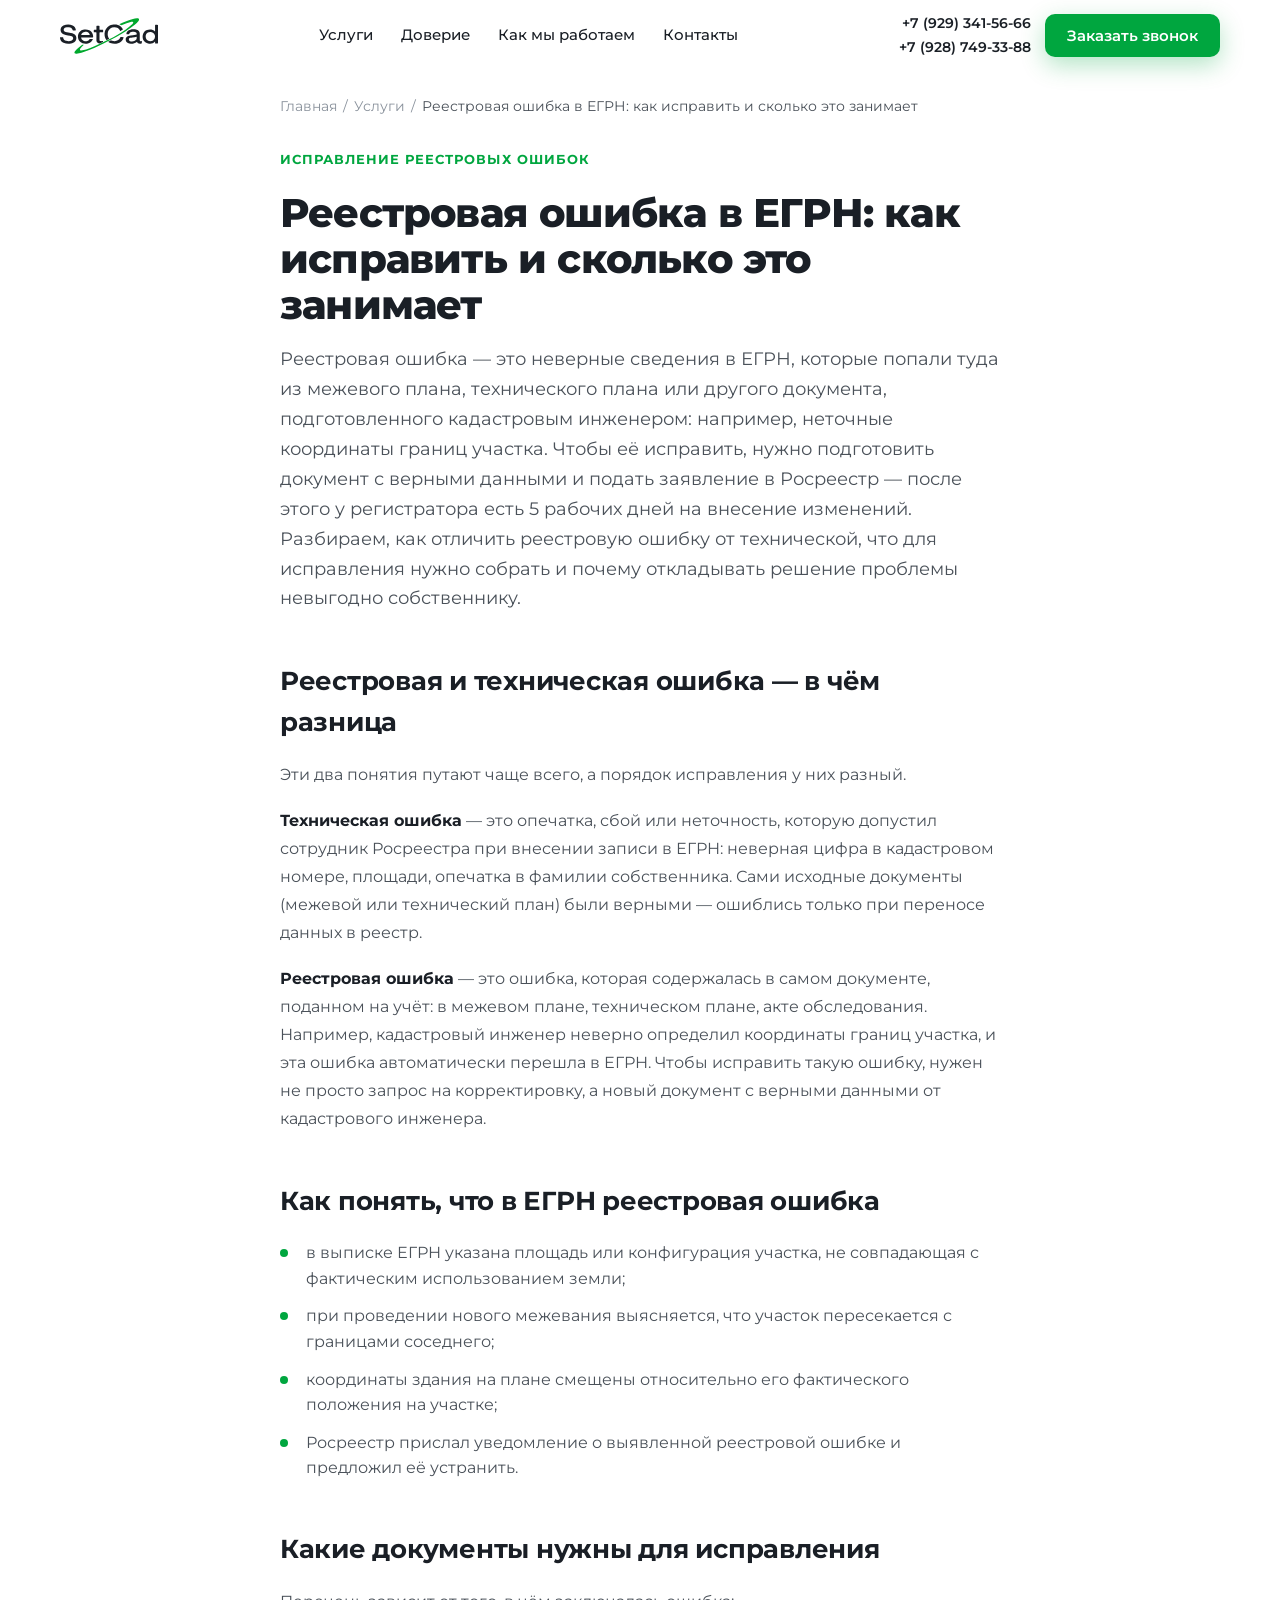
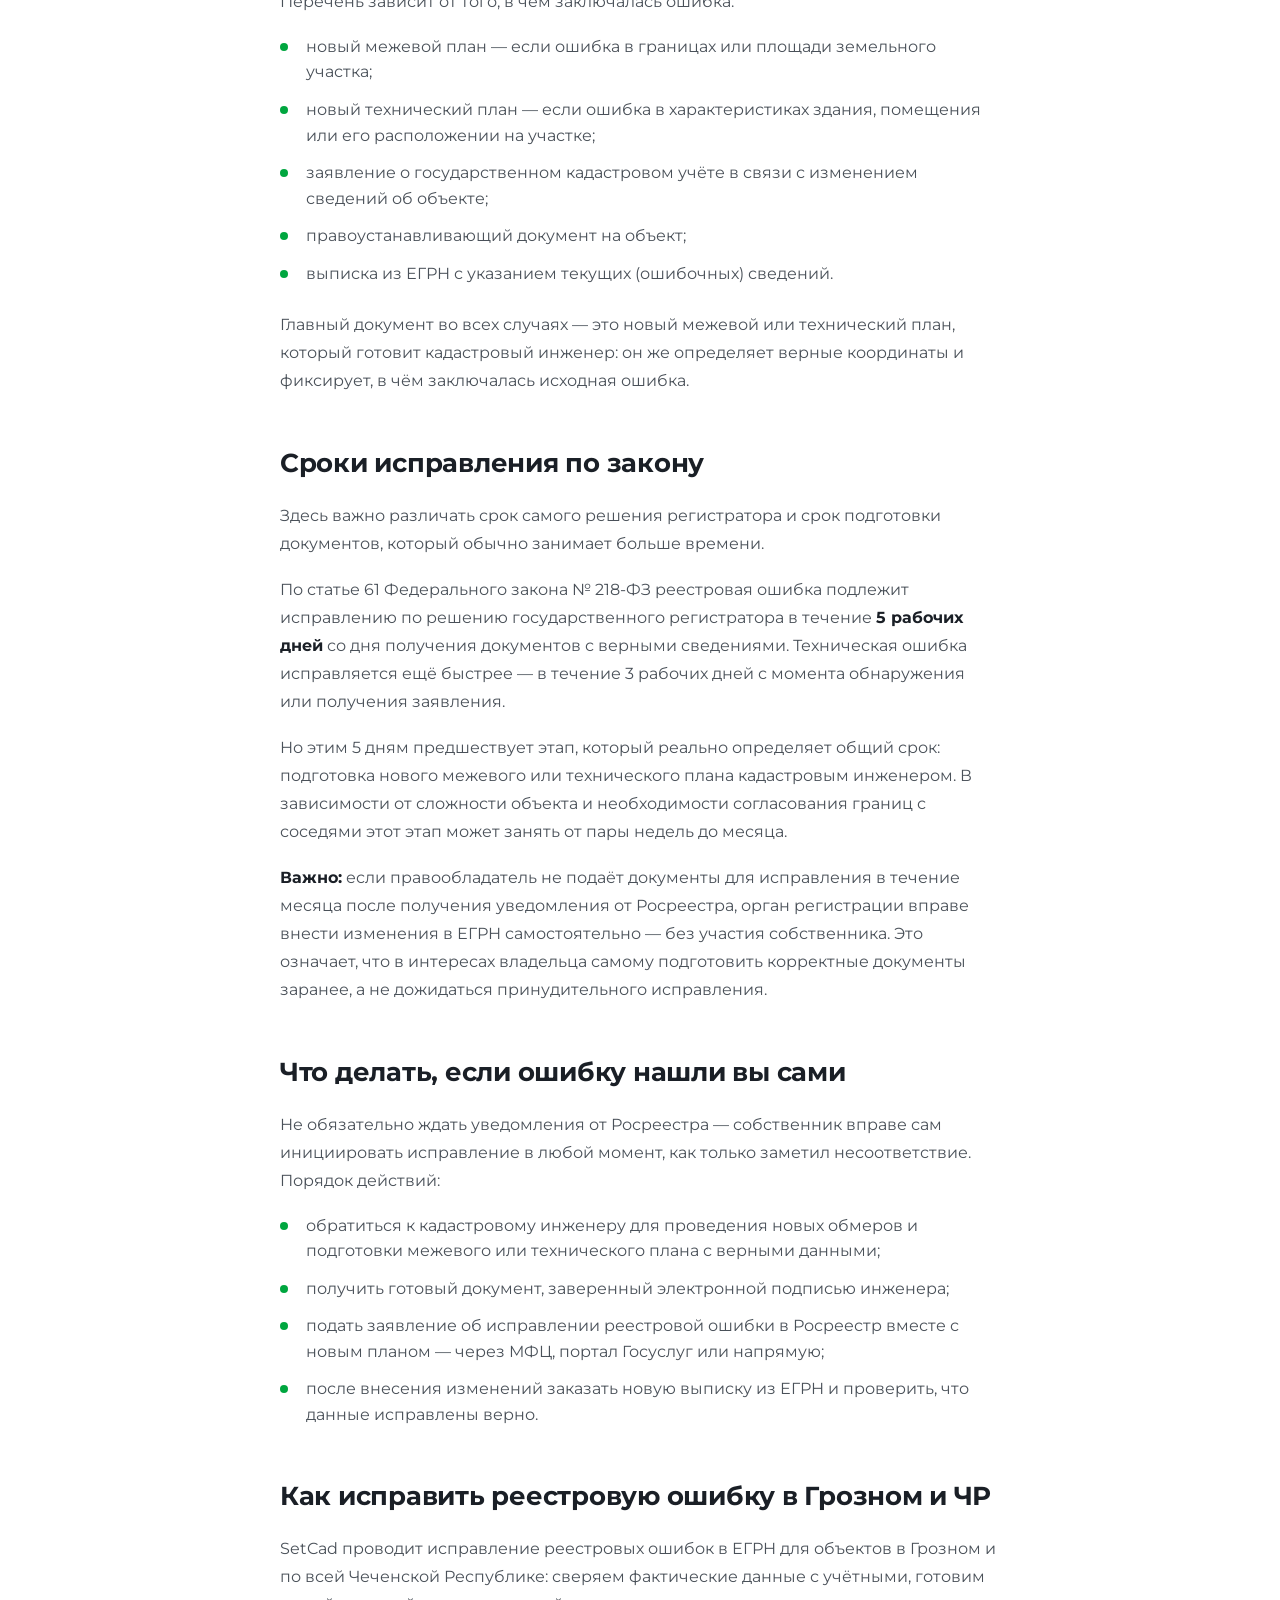
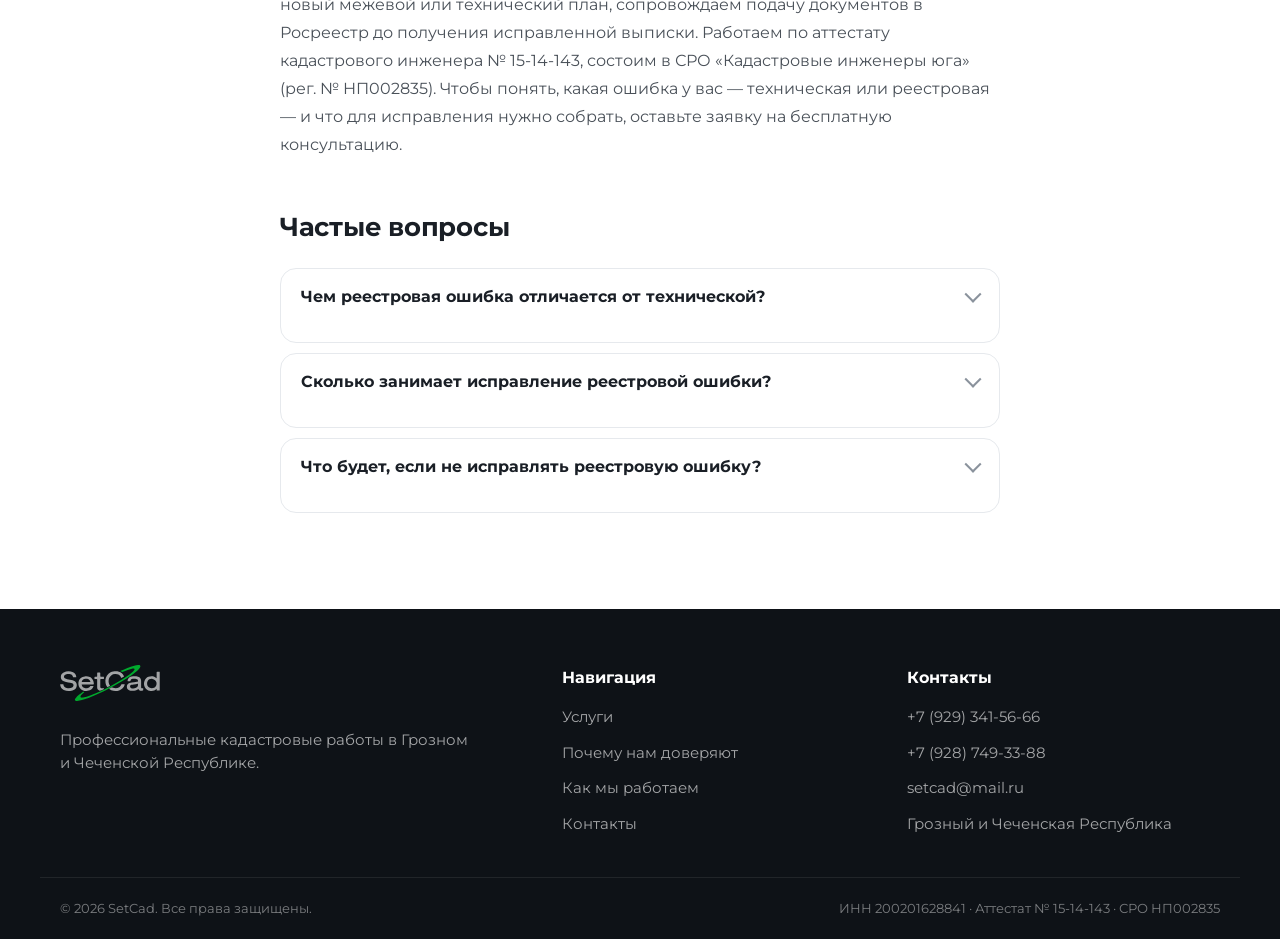
<file: articles/reestrovaya-oshibka-egrn.html>
<!DOCTYPE html>
<html lang="ru">
<head>
    <meta charset="UTF-8">
    <meta name="viewport" content="width=device-width, initial-scale=1.0">
    <meta name="description" content="Реестровая ошибка в ЕГРН: что это, чем отличается от технической ошибки, как исправить и сколько это занимает по закону. Порядок действий в Грозном и ЧР.">
    <meta name="keywords" content="реестровая ошибка ЕГРН, исправление реестровой ошибки, техническая ошибка ЕГРН, реестровая ошибка Грозный, как исправить ошибку в ЕГРН">
    <meta name="theme-color" content="#00A63F">
    <meta property="og:title" content="Реестровая ошибка в ЕГРН: как исправить и сколько это занимает | SetCad">
    <meta property="og:description" content="Чем реестровая ошибка отличается от технической, как её исправить и какие сроки установлены законом.">
    <meta property="og:type" content="article">
    <meta property="og:url" content="https://setcad.ru/articles/reestrovaya-oshibka-egrn.html">
    <meta property="og:image" content="https://setcad.ru/og-image.jpg">
    <meta property="og:locale" content="ru_RU">
    <link rel="canonical" href="https://setcad.ru/articles/reestrovaya-oshibka-egrn.html">
    <meta name="robots" content="index, follow">
    <title>Реестровая ошибка в ЕГРН: как исправить и сколько это занимает — SetCad</title>
    <link rel="icon" href="/favicon.ico" sizes="any">
    <link rel="icon" type="image/svg+xml" href="/favicon.svg">
    <link rel="icon" type="image/png" sizes="192x192" href="/favicon-192.png">
    <link rel="apple-touch-icon" href="/apple-touch-icon.png">
    <link rel="preconnect" href="https://fonts.googleapis.com">
    <link rel="preconnect" href="https://fonts.gstatic.com" crossorigin>
    <link href="https://fonts.googleapis.com/css2?family=Montserrat:wght@400;500;600;700;800;900&display=swap" rel="stylesheet">
    <link rel="stylesheet" href="../styles.v2.css">

    <script type="application/ld+json">
    {
        "@context": "https://schema.org",
        "@type": "Article",
        "headline": "Реестровая ошибка в ЕГРН: как исправить и сколько это занимает",
        "description": "Чем реестровая ошибка отличается от технической, как её исправить и какие сроки установлены законом.",
        "author": { "@type": "Organization", "name": "SetCad", "url": "https://setcad.ru/" },
        "publisher": {
            "@type": "Organization",
            "name": "SetCad",
            "logo": { "@type": "ImageObject", "url": "https://setcad.ru/logo.svg" }
        },
        "mainEntityOfPage": "https://setcad.ru/articles/reestrovaya-oshibka-egrn.html",
        "datePublished": "2026-06-28",
        "dateModified": "2026-06-28",
        "inLanguage": "ru-RU"
    }
    </script>

    <script type="application/ld+json">
    {
        "@context": "https://schema.org",
        "@type": "BreadcrumbList",
        "itemListElement": [
            { "@type": "ListItem", "position": 1, "name": "Главная", "item": "https://setcad.ru/" },
            { "@type": "ListItem", "position": 2, "name": "Статьи", "item": "https://setcad.ru/articles/" },
            { "@type": "ListItem", "position": 3, "name": "Реестровая ошибка в ЕГРН: как исправить и сколько это занимает", "item": "https://setcad.ru/articles/reestrovaya-oshibka-egrn.html" }
        ]
    }
    </script>

    <script type="application/ld+json">
    {
        "@context": "https://schema.org",
        "@type": "FAQPage",
        "mainEntity": [
            {
                "@type": "Question",
                "name": "Чем реестровая ошибка отличается от технической?",
                "acceptedAnswer": {
                    "@type": "Answer",
                    "text": "Техническая ошибка — это опечатка или сбой при внесении данных сотрудником Росреестра, например неверная цифра в номере или площади. Реестровая ошибка — это ошибка, которая попала в ЕГРН из межевого плана, технического плана или другого документа, который готовил кадастровый инженер: например, неверные координаты границ. Исправляются они по-разному и требуют разных документов."
                }
            },
            {
                "@type": "Question",
                "name": "Сколько занимает исправление реестровой ошибки?",
                "acceptedAnswer": {
                    "@type": "Answer",
                    "text": "По закону у регистратора есть 5 рабочих дней на исправление ошибки после получения документов с верными сведениями. Но эти документы — новый межевой или технический план — нужно сначала подготовить, и именно этот этап обычно занимает больше всего времени: от пары недель до месяца в зависимости от сложности объекта."
                }
            },
            {
                "@type": "Question",
                "name": "Что будет, если не исправлять реестровую ошибку?",
                "acceptedAnswer": {
                    "@type": "Answer",
                    "text": "Если правообладатель не подаёт документы для исправления в течение месяца после уведомления, Росреестр вправе внести изменения в ЕГРН самостоятельно — без участия собственника и без учёта его интересов. Лучше подготовить документы заранее и подать их по своей инициативе, чтобы границы и площадь были зафиксированы корректно."
                }
            }
        ]
    }
    </script>
</head>
<body>

    <header class="header" id="header">
        <div class="container header__inner">
            <a href="../index.html" class="logo logo--full" aria-label="SetCad — на главную">
                <svg class="logo__full" viewBox="0 0 946 342" xmlns="http://www.w3.org/2000/svg" role="img" aria-label="SetCad" width="120" height="44">
                    <path d="M508.745 198.441C449.857 230.426 390.442 260.52 329.367 287.244C289.226 304.808 248.633 321.22 206.361 333.053C190.327 337.541 174.18 341.706 157.3 341.302C150.827 341.147 144.181 340.582 140.673 334.259C137.106 327.828 141.081 322.211 144.576 317.223C154.531 303.018 167.759 292.011 181.054 281.132C190.858 273.111 201.29 265.886 211.173 257.994C217.102 253.26 222.436 253.684 228.552 256.327C228.688 258.7 226.724 259.475 225.462 260.625C216.594 268.708 207.652 276.71 200.087 286.087C197.042 289.862 194.238 293.794 192.708 298.468C190.739 304.48 192.754 308.024 198.789 309.767C205.148 311.604 211.401 310.26 217.588 309.183C240.992 305.109 263.263 297.122 285.457 288.961C348.43 265.805 408.79 236.894 468.188 205.865C524.052 176.683 578.778 145.562 630.735 109.796C651.324 95.6237 671.479 80.8251 689.676 63.5647C694.036 59.4297 698.279 55.2002 701.903 50.3904C703.311 48.5219 704.555 46.5714 705.342 44.3337C707.7 37.6289 705.8 34.0464 698.811 32.8161C692.565 31.7164 686.575 33.7509 680.631 35.1514C654.086 41.4055 628.816 51.367 604.221 62.9067C595.615 66.9447 588.22 69.1732 580.297 62.212C578.282 60.4417 575.393 59.6669 572.984 58.4739C573.36 56.1594 575.087 55.9366 576.326 55.3691C617.545 36.4879 659.264 18.8892 703.156 7.05387C715.687 3.67512 728.365 0.815929 741.402 0.0681263C741.735 0.0490533 742.069 -0.0168356 742.399 0.00403936C749.021 0.422923 756.231 -0.135792 760.115 6.78596C763.965 13.6477 760.432 19.7987 756.78 25.3995C747.011 40.3801 733.743 52.1418 720.133 63.3968C682.165 94.7932 640.968 121.519 598.732 146.744C569.131 164.423 539.368 181.807 508.745 198.441Z" fill="#00A92D"/>
                    <path d="M33.7177 236.8C13.5264 227.101 2.69941 211.232 0.232134 189.477C-0.456011 183.41 0.0909486 182.707 5.98083 182.669C12.6466 182.626 19.3133 182.693 25.9784 182.615C28.4737 182.585 30.1912 183.2 30.4235 186.054C31.9235 204.484 43.4717 213.907 60.1449 217.749C77.984 221.859 95.8988 222.011 112.969 214.125C123.114 209.439 128.232 198.813 126.092 188.61C124.568 181.342 119.63 177.158 113.249 174.38C101.686 169.346 89.2725 167.593 77.0061 165.354C62.4283 162.692 47.7954 160.281 34.056 154.383C12.7971 145.256 3.24372 129.184 6.12794 106.304C8.23402 89.5979 17.7819 77.3991 32.6279 70.4838C61.851 56.8714 91.9631 56.0401 121.677 68.786C140.135 76.7035 149.967 91.8495 152.509 111.753C153.016 115.726 151.983 117.643 147.534 117.469C140.545 117.196 133.534 117.259 126.541 117.464C123.488 117.554 121.921 116.638 121.453 113.523C119.32 99.3288 110.216 91.6072 96.9948 88.3913C82.5011 84.8657 67.9026 84.8518 53.6044 89.5502C44.3377 92.5952 37.5284 98.2069 36.0158 108.619C34.9024 116.283 37.2344 122.398 43.7438 126.762C50.5497 131.324 58.3973 132.976 66.1988 134.757C83.5615 138.72 101.342 140.668 118.503 145.61C125.586 147.65 132.314 150.462 138.558 154.416C164.429 170.8 161.318 208.236 145.44 224.817C134.634 236.102 121.049 241.401 106.128 243.78C81.5604 247.696 57.3474 246.965 33.7177 236.8Z" fill="currentColor"/>
                    <path d="M943.877 64.1611C945.723 65.8575 945.49 67.7558 945.49 69.5639C945.499 125.21 945.451 180.856 945.565 236.501C945.575 241.14 943.988 242.684 939.441 242.424C933.628 242.092 927.77 242.081 921.956 242.392C917.427 242.634 916.014 240.755 916.316 236.534C916.551 233.253 916.363 229.942 916.363 225.049C896.926 246.206 873.472 248.567 848.525 243.856C831.801 240.698 818.461 231.638 808.476 217.768C788.924 190.61 793.129 148.733 816.654 125.407C838.37 103.874 890.512 98.1031 915.343 126.818C916.572 125.146 916.075 123.3 916.079 121.624C916.118 104.297 916.221 86.9685 916.007 69.6442C915.951 65.0948 917.337 63.3989 921.989 63.6512C929.131 64.0386 936.302 63.8849 943.877 64.1611ZM897.192 213.356C911.733 202.832 918.551 184.055 914.413 165.929C910.058 146.852 896.954 135.11 876.558 132.008C857.468 129.104 839.135 137.22 831.072 152.143C821.555 169.757 823.781 193.676 836.224 207.501C850.066 222.881 876.868 225.656 897.192 213.356Z" fill="currentColor"/>
                    <path d="M722.29 132.028C710.518 129.479 699.067 129.478 687.672 131.479C677.236 133.312 669.922 139.015 667.927 149.914C667.326 153.199 665.667 153.993 662.827 153.911C656.17 153.718 649.514 153.509 642.856 153.42C639.932 153.381 639.308 152.202 639.658 149.347C642.162 128.901 654.965 115.203 677.934 110.047C698.368 105.46 718.921 105.689 739.167 111.574C758.625 117.231 768.5 130.307 768.629 150.473C768.753 169.794 768.658 189.116 768.675 208.438C768.685 219.734 772.06 222.638 783.019 220.169C787.22 219.222 788.942 219.989 788.678 224.527C788.418 229.01 788.586 233.519 788.587 238.016C788.587 240.207 788.01 241.903 785.555 242.492C776.941 244.559 768.347 246.294 759.421 244.301C750.42 242.292 744.774 236.867 742.718 228.339C740.929 227.717 740.282 228.658 739.564 229.267C722.837 243.436 702.983 246.439 681.978 245.588C672.206 245.193 662.783 243.448 653.982 239.118C638.946 231.721 631.787 218.789 633.19 201.036C634.449 185.114 643.738 175.27 658.185 169.854C672.251 164.581 687.135 164.051 701.875 162.783C710.652 162.028 719.518 161.859 728.079 159.543C732.872 158.247 738.088 157.066 739.027 150.862C739.952 144.749 736.764 138.713 731.02 135.417C728.408 133.918 725.636 132.789 722.29 132.028ZM674.59 220.469C690.239 225.105 705.673 224.011 720.276 217.128C737.24 209.133 741.687 196.79 738.27 178.509C725.234 182.885 711.605 183.307 698.138 184.851C690.72 185.701 683.209 186.058 676.072 188.528C669.349 190.855 664.349 194.815 663.676 202.528C662.956 210.782 666.352 216.674 674.59 220.469Z" fill="currentColor"/>
                    <path d="M300.115 127.272C314.048 141.841 318.739 159.478 319.428 178.668C319.586 183.068 317.913 184.397 313.604 184.38C278.96 184.247 244.316 184.3 209.671 184.31C203.231 184.312 202.953 184.685 204.438 190.785C208.436 207.203 221.546 218.731 238.641 220.695C246.786 221.631 254.861 221.522 262.831 219.026C271.451 216.326 278.444 211.563 283.056 203.743C284.798 200.79 286.935 199.65 290.337 199.727C298.786 199.917 307.242 199.789 316.935 199.789C314.668 206.959 311.808 212.624 308.073 217.833C298.525 231.149 285.399 239.243 269.678 243.087C252.146 247.375 234.678 246.665 217.494 241.077C191.859 232.742 174.645 209.791 172.954 182.88C171.5 159.739 177.651 139.798 195.491 124.215C206.272 114.799 219.091 110.061 233.071 108.215C249.883 105.995 266.251 107.482 281.891 114.542C288.663 117.599 294.46 122.017 300.115 127.272ZM237.15 131.261C222.534 133.819 211.396 140.945 205.887 155.298C203.651 161.125 204.304 162.014 210.46 162.019C233.954 162.038 257.448 162.022 280.942 162.015C281.941 162.014 282.94 161.97 283.94 161.944C286.352 161.88 287.134 160.773 286.543 158.375C285.317 153.405 282.942 149.039 279.642 145.22C268.545 132.373 254.091 129.323 237.15 131.261Z" fill="currentColor"/>
                    <path d="M503.168 62.6344C532.93 57.4866 560.686 60.2675 585.011 79.3323C593.524 86.0045 599.969 94.4191 604.648 104.217C606.272 107.62 606.313 109.834 602.453 111.818C596.39 114.933 590.572 118.542 584.76 122.119C581.966 123.838 580.35 123.596 579.175 120.316C570.071 94.8973 544.44 85.0017 520.43 86.656C507.358 87.5567 495.158 90.8208 484.533 98.7655C470.71 109.101 463.322 123.253 460.74 140.04C457.688 159.88 460.811 178.48 472.535 195.207C472.993 195.86 473.217 196.677 473.935 198.273C465.851 202.305 457.937 206.415 449.861 210.178C447.479 211.288 446.449 208.662 445.345 207.122C437.437 196.092 432.586 183.758 430.534 170.41C425.383 136.903 433.673 107.611 458.861 84.1323C471.217 72.6141 486.271 66.0642 503.168 62.6344Z" fill="currentColor"/>
                    <path d="M391.3 220.314C397.543 221.09 403.33 220.793 409.134 219.932C411.062 219.647 413.938 218.692 414.42 221.885C414.817 224.506 415.812 227.7 412.316 229.351C402.679 233.905 393.26 239.046 383.316 242.793C373.289 246.572 356.935 236.393 353.112 224.925C351.683 220.638 351.054 216.216 351.064 211.664C351.116 187.835 350.964 164.006 351.18 140.18C351.224 135.328 349.677 133.623 344.908 133.948C340.097 134.276 335.245 133.95 330.417 134.093C326.763 134.201 325.288 132.564 325.398 128.994C325.531 124.665 325.608 120.324 325.443 115.999C325.282 111.802 327.193 110.474 331.185 110.679C336.004 110.926 340.857 110.521 345.675 110.786C349.741 111.009 351.291 109.666 351.167 105.428C350.898 96.2715 351.257 87.0965 351.003 77.9388C350.88 73.5314 352.055 71.503 356.864 71.7754C362.842 72.1139 368.865 72.0148 374.852 71.7456C379.128 71.5534 380.839 72.9828 380.717 77.4418C380.467 86.5994 380.889 95.777 380.572 104.93C380.407 109.693 382.224 110.972 386.685 110.817C394.674 110.538 402.682 110.865 410.676 110.688C414.334 110.607 415.818 111.935 415.662 115.617C415.472 120.108 415.454 124.62 415.657 129.11C415.828 132.898 414.094 134.072 410.574 134.021C402.411 133.903 394.243 134.098 386.082 133.937C382.041 133.858 380.559 135.35 380.588 139.496C380.746 161.99 380.624 184.486 380.703 206.98C380.73 214.865 383.325 218.053 391.3 220.314Z" fill="currentColor"/>
                    <path d="M484.783 238.773C477.147 235.764 470.338 232.13 463.446 226.358C468.978 223.411 473.909 221.149 478.458 218.281C485.949 213.557 492.529 212.619 501.766 216C521.692 223.292 542.063 222.339 560.756 210.682C570.042 204.892 576.74 196.621 580.746 186.43C582.14 182.884 584.054 181.579 587.794 181.749C594.44 182.051 601.106 181.875 607.762 182.009C613.278 182.12 613.934 182.981 612.333 188.31C604.161 215.526 586.02 233.008 559.138 241.135C534.364 248.624 509.57 247.589 484.783 238.773Z" fill="currentColor"/>
                </svg>
            </a>

            <nav class="nav" id="nav" aria-label="Основная навигация">
                <a href="../index.html#services" class="nav__link">Услуги</a>
                <a href="../index.html#trust" class="nav__link">Доверие</a>
                <a href="../index.html#process" class="nav__link">Как мы работаем</a>
                <a href="../index.html#contacts" class="nav__link">Контакты</a>
            </nav>

            <div class="header__actions">
                <div class="header__phones">
                    <a href="tel:+79293415666">+7 (929) 341-56-66</a>
                    <a href="tel:+79287493388">+7 (928) 749-33-88</a>
                </div>
                <button class="btn btn--accent" data-modal-open>Заказать звонок</button>
                <button class="burger" id="burger" aria-label="Открыть меню" aria-expanded="false" aria-controls="nav">
                    <span></span><span></span><span></span>
                </button>
            </div>
        </div>
    </header>

    <main>
        <section class="section article" id="article">
            <div class="container article__container">

                <nav class="article__breadcrumbs" aria-label="Хлебные крошки">
                    <a href="../index.html">Главная</a>
                    <span aria-hidden="true">/</span>
                    <a href="../index.html#services">Услуги</a>
                    <span aria-hidden="true">/</span>
                    <span aria-current="page">Реестровая ошибка в ЕГРН: как исправить и сколько это занимает</span>
                </nav>

                <header class="article__head">
                    <span class="section__eyebrow">Исправление реестровых ошибок</span>
                    <h1 class="article__title">Реестровая ошибка в ЕГРН: как исправить и сколько это занимает</h1>
                    <p class="article__lead">Реестровая ошибка — это неверные сведения в ЕГРН, которые попали туда из межевого плана, технического плана или другого документа, подготовленного кадастровым инженером: например, неточные координаты границ участка. Чтобы её исправить, нужно подготовить документ с верными данными и подать заявление в Росреестр — после этого у регистратора есть 5 рабочих дней на внесение изменений. Разбираем, как отличить реестровую ошибку от технической, что для исправления нужно собрать и почему откладывать решение проблемы невыгодно собственнику.</p>
                </header>

                <div class="article__body">

                    <h2>Реестровая и техническая ошибка — в чём разница</h2>
                    <p>Эти два понятия путают чаще всего, а порядок исправления у них разный.</p>
                    <p><strong>Техническая ошибка</strong> — это опечатка, сбой или неточность, которую допустил сотрудник Росреестра при внесении записи в ЕГРН: неверная цифра в кадастровом номере, площади, опечатка в фамилии собственника. Сами исходные документы (межевой или технический план) были верными — ошиблись только при переносе данных в реестр.</p>
                    <p><strong>Реестровая ошибка</strong> — это ошибка, которая содержалась в самом документе, поданном на учёт: в межевом плане, техническом плане, акте обследования. Например, кадастровый инженер неверно определил координаты границ участка, и эта ошибка автоматически перешла в ЕГРН. Чтобы исправить такую ошибку, нужен не просто запрос на корректировку, а новый документ с верными данными от кадастрового инженера.</p>

                    <h2>Как понять, что в ЕГРН реестровая ошибка</h2>
                    <ul class="article__list">
                        <li>в выписке ЕГРН указана площадь или конфигурация участка, не совпадающая с фактическим использованием земли;</li>
                        <li>при проведении нового межевания выясняется, что участок пересекается с границами соседнего;</li>
                        <li>координаты здания на плане смещены относительно его фактического положения на участке;</li>
                        <li>Росреестр прислал уведомление о выявленной реестровой ошибке и предложил её устранить.</li>
                    </ul>

                    <h2>Какие документы нужны для исправления</h2>
                    <p>Перечень зависит от того, в чём заключалась ошибка:</p>
                    <ul class="article__list">
                        <li>новый межевой план — если ошибка в границах или площади земельного участка;</li>
                        <li>новый технический план — если ошибка в характеристиках здания, помещения или его расположении на участке;</li>
                        <li>заявление о государственном кадастровом учёте в связи с изменением сведений об объекте;</li>
                        <li>правоустанавливающий документ на объект;</li>
                        <li>выписка из ЕГРН с указанием текущих (ошибочных) сведений.</li>
                    </ul>
                    <p>Главный документ во всех случаях — это новый межевой или технический план, который готовит кадастровый инженер: он же определяет верные координаты и фиксирует, в чём заключалась исходная ошибка.</p>

                    <h2>Сроки исправления по закону</h2>
                    <p>Здесь важно различать срок самого решения регистратора и срок подготовки документов, который обычно занимает больше времени.</p>
                    <p>По статье 61 Федерального закона № 218-ФЗ реестровая ошибка подлежит исправлению по решению государственного регистратора в течение <strong>5 рабочих дней</strong> со дня получения документов с верными сведениями. Техническая ошибка исправляется ещё быстрее — в течение 3 рабочих дней с момента обнаружения или получения заявления.</p>
                    <p>Но этим 5 дням предшествует этап, который реально определяет общий срок: подготовка нового межевого или технического плана кадастровым инженером. В зависимости от сложности объекта и необходимости согласования границ с соседями этот этап может занять от пары недель до месяца.</p>
                    <p><strong>Важно:</strong> если правообладатель не подаёт документы для исправления в течение месяца после получения уведомления от Росреестра, орган регистрации вправе внести изменения в ЕГРН самостоятельно — без участия собственника. Это означает, что в интересах владельца самому подготовить корректные документы заранее, а не дожидаться принудительного исправления.</p>

                    <h2>Что делать, если ошибку нашли вы сами</h2>
                    <p>Не обязательно ждать уведомления от Росреестра — собственник вправе сам инициировать исправление в любой момент, как только заметил несоответствие. Порядок действий:</p>
                    <ul class="article__list">
                        <li>обратиться к кадастровому инженеру для проведения новых обмеров и подготовки межевого или технического плана с верными данными;</li>
                        <li>получить готовый документ, заверенный электронной подписью инженера;</li>
                        <li>подать заявление об исправлении реестровой ошибки в Росреестр вместе с новым планом — через МФЦ, портал Госуслуг или напрямую;</li>
                        <li>после внесения изменений заказать новую выписку из ЕГРН и проверить, что данные исправлены верно.</li>
                    </ul>

                    <h2>Как исправить реестровую ошибку в Грозном и ЧР</h2>
                    <p>SetCad проводит исправление реестровых ошибок в ЕГРН для объектов в Грозном и по всей Чеченской Республике: сверяем фактические данные с учётными, готовим новый межевой или технический план, сопровождаем подачу документов в Росреестр до получения исправленной выписки. Работаем по аттестату кадастрового инженера № 15-14-143, состоим в СРО «Кадастровые инженеры юга» (рег. № НП002835). Чтобы понять, какая ошибка у вас — техническая или реестровая — и что для исправления нужно собрать, оставьте заявку на бесплатную консультацию.</p>

                    <h2>Частые вопросы</h2>

                    <div class="faq">
                        <div class="faq__item">
                            <button type="button" class="faq__question" aria-expanded="false">Чем реестровая ошибка отличается от технической?</button>
                            <div class="faq__answer-wrap">
                                <div class="faq__answer">
                                    <p>Техническая ошибка — это опечатка или сбой при внесении данных сотрудником Росреестра, например неверная цифра в номере или площади. Реестровая ошибка — это ошибка, которая попала в ЕГРН из межевого плана, технического плана или другого документа, который готовил кадастровый инженер: например, неверные координаты границ. Исправляются они по-разному и требуют разных документов.</p>
                                </div>
                            </div>
                        </div>

                        <div class="faq__item">
                            <button type="button" class="faq__question" aria-expanded="false">Сколько занимает исправление реестровой ошибки?</button>
                            <div class="faq__answer-wrap">
                                <div class="faq__answer">
                                    <p>По закону у регистратора есть 5 рабочих дней на исправление ошибки после получения документов с верными сведениями. Но эти документы — новый межевой или технический план — нужно сначала подготовить, и именно этот этап обычно занимает больше всего времени: от пары недель до месяца в зависимости от сложности объекта.</p>
                                </div>
                            </div>
                        </div>

                        <div class="faq__item">
                            <button type="button" class="faq__question" aria-expanded="false">Что будет, если не исправлять реестровую ошибку?</button>
                            <div class="faq__answer-wrap">
                                <div class="faq__answer">
                                    <p>Если правообладатель не подаёт документы для исправления в течение месяца после уведомления, Росреестр вправе внести изменения в ЕГРН самостоятельно — без участия собственника и без учёта его интересов. Лучше подготовить документы заранее и подать их по своей инициативе, чтобы границы и площадь были зафиксированы корректно.</p>
                                </div>
                            </div>
                        </div>
                    </div>

                </div>
            </div>
        </section>
    </main>

    <footer class="footer" id="contacts">
        <div class="container footer__inner">
            <div class="footer__col footer__col--brand">
                <a href="../index.html" class="logo" aria-label="SetCad — на главную">
                    <svg viewBox="0 0 946 342" width="100" height="36" xmlns="http://www.w3.org/2000/svg" role="img" aria-label="SetCad">
                        <path d="M508.745 198.441C449.857 230.426 390.442 260.52 329.367 287.244C289.226 304.808 248.633 321.22 206.361 333.053C190.327 337.541 174.18 341.706 157.3 341.302C150.827 341.147 144.181 340.582 140.673 334.259C137.106 327.828 141.081 322.211 144.576 317.223C154.531 303.018 167.759 292.011 181.054 281.132C190.858 273.111 201.29 265.886 211.173 257.994C217.102 253.26 222.436 253.684 228.552 256.327C228.688 258.7 226.724 259.475 225.462 260.625C216.594 268.708 207.652 276.71 200.087 286.087C197.042 289.862 194.238 293.794 192.708 298.468C190.739 304.48 192.754 308.024 198.789 309.767C205.148 311.604 211.401 310.26 217.588 309.183C240.992 305.109 263.263 297.122 285.457 288.961C348.43 265.805 408.79 236.894 468.188 205.865C524.052 176.683 578.778 145.562 630.735 109.796C651.324 95.6237 671.479 80.8251 689.676 63.5647C694.036 59.4297 698.279 55.2002 701.903 50.3904C703.311 48.5219 704.555 46.5714 705.342 44.3337C707.7 37.6289 705.8 34.0464 698.811 32.8161C692.565 31.7164 686.575 33.7509 680.631 35.1514C654.086 41.4055 628.816 51.367 604.221 62.9067C595.615 66.9447 588.22 69.1732 580.297 62.212C578.282 60.4417 575.393 59.6669 572.984 58.4739C573.36 56.1594 575.087 55.9366 576.326 55.3691C617.545 36.4879 659.264 18.8892 703.156 7.05387C715.687 3.67512 728.365 0.815929 741.402 0.0681263C741.735 0.0490533 742.069 -0.0168356 742.399 0.00403936C749.021 0.422923 756.231 -0.135792 760.115 6.78596C763.965 13.6477 760.432 19.7987 756.78 25.3995C747.011 40.3801 733.743 52.1418 720.133 63.3968C682.165 94.7932 640.968 121.519 598.732 146.744C569.131 164.423 539.368 181.807 508.745 198.441Z" fill="#00A92D"/>
                        <path d="M33.7177 236.8C13.5264 227.101 2.69941 211.232 0.232134 189.477C-0.456011 183.41 0.0909486 182.707 5.98083 182.669C12.6466 182.626 19.3133 182.693 25.9784 182.615C28.4737 182.585 30.1912 183.2 30.4235 186.054C31.9235 204.484 43.4717 213.907 60.1449 217.749C77.984 221.859 95.8988 222.011 112.969 214.125C123.114 209.439 128.232 198.813 126.092 188.61C124.568 181.342 119.63 177.158 113.249 174.38C101.686 169.346 89.2725 167.593 77.0061 165.354C62.4283 162.692 47.7954 160.281 34.056 154.383C12.7971 145.256 3.24372 129.184 6.12794 106.304C8.23402 89.5979 17.7819 77.3991 32.6279 70.4838C61.851 56.8714 91.9631 56.0401 121.677 68.786C140.135 76.7035 149.967 91.8495 152.509 111.753C153.016 115.726 151.983 117.643 147.534 117.469C140.545 117.196 133.534 117.259 126.541 117.464C123.488 117.554 121.921 116.638 121.453 113.523C119.32 99.3288 110.216 91.6072 96.9948 88.3913C82.5011 84.8657 67.9026 84.8518 53.6044 89.5502C44.3377 92.5952 37.5284 98.2069 36.0158 108.619C34.9024 116.283 37.2344 122.398 43.7438 126.762C50.5497 131.324 58.3973 132.976 66.1988 134.757C83.5615 138.72 101.342 140.668 118.503 145.61C125.586 147.65 132.314 150.462 138.558 154.416C164.429 170.8 161.318 208.236 145.44 224.817C134.634 236.102 121.049 241.401 106.128 243.78C81.5604 247.696 57.3474 246.965 33.7177 236.8Z" fill="currentColor"/>
                        <path d="M943.877 64.1611C945.723 65.8575 945.49 67.7558 945.49 69.5639C945.499 125.21 945.451 180.856 945.565 236.501C945.575 241.14 943.988 242.684 939.441 242.424C933.628 242.092 927.77 242.081 921.956 242.392C917.427 242.634 916.014 240.755 916.316 236.534C916.551 233.253 916.363 229.942 916.363 225.049C896.926 246.206 873.472 248.567 848.525 243.856C831.801 240.698 818.461 231.638 808.476 217.768C788.924 190.61 793.129 148.733 816.654 125.407C838.37 103.874 890.512 98.1031 915.343 126.818C916.572 125.146 916.075 123.3 916.079 121.624C916.118 104.297 916.221 86.9685 916.007 69.6442C915.951 65.0948 917.337 63.3989 921.989 63.6512C929.131 64.0386 936.302 63.8849 943.877 64.1611ZM897.192 213.356C911.733 202.832 918.551 184.055 914.413 165.929C910.058 146.852 896.954 135.11 876.558 132.008C857.468 129.104 839.135 137.22 831.072 152.143C821.555 169.757 823.781 193.676 836.224 207.501C850.066 222.881 876.868 225.656 897.192 213.356Z" fill="currentColor"/>
                        <path d="M722.29 132.028C710.518 129.479 699.067 129.478 687.672 131.479C677.236 133.312 669.922 139.015 667.927 149.914C667.326 153.199 665.667 153.993 662.827 153.911C656.17 153.718 649.514 153.509 642.856 153.42C639.932 153.381 639.308 152.202 639.658 149.347C642.162 128.901 654.965 115.203 677.934 110.047C698.368 105.46 718.921 105.689 739.167 111.574C758.625 117.231 768.5 130.307 768.629 150.473C768.753 169.794 768.658 189.116 768.675 208.438C768.685 219.734 772.06 222.638 783.019 220.169C787.22 219.222 788.942 219.989 788.678 224.527C788.418 229.01 788.586 233.519 788.587 238.016C788.587 240.207 788.01 241.903 785.555 242.492C776.941 244.559 768.347 246.294 759.421 244.301C750.42 242.292 744.774 236.867 742.718 228.339C740.929 227.717 740.282 228.658 739.564 229.267C722.837 243.436 702.983 246.439 681.978 245.588C672.206 245.193 662.783 243.448 653.982 239.118C638.946 231.721 631.787 218.789 633.19 201.036C634.449 185.114 643.738 175.27 658.185 169.854C672.251 164.581 687.135 164.051 701.875 162.783C710.652 162.028 719.518 161.859 728.079 159.543C732.872 158.247 738.088 157.066 739.027 150.862C739.952 144.749 736.764 138.713 731.02 135.417C728.408 133.918 725.636 132.789 722.29 132.028ZM674.59 220.469C690.239 225.105 705.673 224.011 720.276 217.128C737.24 209.133 741.687 196.79 738.27 178.509C725.234 182.885 711.605 183.307 698.138 184.851C690.72 185.701 683.209 186.058 676.072 188.528C669.349 190.855 664.349 194.815 663.676 202.528C662.956 210.782 666.352 216.674 674.59 220.469Z" fill="currentColor"/>
                        <path d="M300.115 127.272C314.048 141.841 318.739 159.478 319.428 178.668C319.586 183.068 317.913 184.397 313.604 184.38C278.96 184.247 244.316 184.3 209.671 184.31C203.231 184.312 202.953 184.685 204.438 190.785C208.436 207.203 221.546 218.731 238.641 220.695C246.786 221.631 254.861 221.522 262.831 219.026C271.451 216.326 278.444 211.563 283.056 203.743C284.798 200.79 286.935 199.65 290.337 199.727C298.786 199.917 307.242 199.789 316.935 199.789C314.668 206.959 311.808 212.624 308.073 217.833C298.525 231.149 285.399 239.243 269.678 243.087C252.146 247.375 234.678 246.665 217.494 241.077C191.859 232.742 174.645 209.791 172.954 182.88C171.5 159.739 177.651 139.798 195.491 124.215C206.272 114.799 219.091 110.061 233.071 108.215C249.883 105.995 266.251 107.482 281.891 114.542C288.663 117.599 294.46 122.017 300.115 127.272ZM237.15 131.261C222.534 133.819 211.396 140.945 205.887 155.298C203.651 161.125 204.304 162.014 210.46 162.019C233.954 162.038 257.448 162.022 280.942 162.015C281.941 162.014 282.94 161.97 283.94 161.944C286.352 161.88 287.134 160.773 286.543 158.375C285.317 153.405 282.942 149.039 279.642 145.22C268.545 132.373 254.091 129.323 237.15 131.261Z" fill="currentColor"/>
                        <path d="M503.168 62.6344C532.93 57.4866 560.686 60.2675 585.011 79.3323C593.524 86.0045 599.969 94.4191 604.648 104.217C606.272 107.62 606.313 109.834 602.453 111.818C596.39 114.933 590.572 118.542 584.76 122.119C581.966 123.838 580.35 123.596 579.175 120.316C570.071 94.8973 544.44 85.0017 520.43 86.656C507.358 87.5567 495.158 90.8208 484.533 98.7655C470.71 109.101 463.322 123.253 460.74 140.04C457.688 159.88 460.811 178.48 472.535 195.207C472.993 195.86 473.217 196.677 473.935 198.273C465.851 202.305 457.937 206.415 449.861 210.178C447.479 211.288 446.449 208.662 445.345 207.122C437.437 196.092 432.586 183.758 430.534 170.41C425.383 136.903 433.673 107.611 458.861 84.1323C471.217 72.6141 486.271 66.0642 503.168 62.6344Z" fill="currentColor"/>
                        <path d="M391.3 220.314C397.543 221.09 403.33 220.793 409.134 219.932C411.062 219.647 413.938 218.692 414.42 221.885C414.817 224.506 415.812 227.7 412.316 229.351C402.679 233.905 393.26 239.046 383.316 242.793C373.289 246.572 356.935 236.393 353.112 224.925C351.683 220.638 351.054 216.216 351.064 211.664C351.116 187.835 350.964 164.006 351.18 140.18C351.224 135.328 349.677 133.623 344.908 133.948C340.097 134.276 335.245 133.95 330.417 134.093C326.763 134.201 325.288 132.564 325.398 128.994C325.531 124.665 325.608 120.324 325.443 115.999C325.282 111.802 327.193 110.474 331.185 110.679C336.004 110.926 340.857 110.521 345.675 110.786C349.741 111.009 351.291 109.666 351.167 105.428C350.898 96.2715 351.257 87.0965 351.003 77.9388C350.88 73.5314 352.055 71.503 356.864 71.7754C362.842 72.1139 368.865 72.0148 374.852 71.7456C379.128 71.5534 380.839 72.9828 380.717 77.4418C380.467 86.5994 380.889 95.777 380.572 104.93C380.407 109.693 382.224 110.972 386.685 110.817C394.674 110.538 402.682 110.865 410.676 110.688C414.334 110.607 415.818 111.935 415.662 115.617C415.472 120.108 415.454 124.62 415.657 129.11C415.828 132.898 414.094 134.072 410.574 134.021C402.411 133.903 394.243 134.098 386.082 133.937C382.041 133.858 380.559 135.35 380.588 139.496C380.746 161.99 380.624 184.486 380.703 206.98C380.73 214.865 383.325 218.053 391.3 220.314Z" fill="currentColor"/>
                        <path d="M484.783 238.773C477.147 235.764 470.338 232.13 463.446 226.358C468.978 223.411 473.909 221.149 478.458 218.281C485.949 213.557 492.529 212.619 501.766 216C521.692 223.292 542.063 222.339 560.756 210.682C570.042 204.892 576.74 196.621 580.746 186.43C582.14 182.884 584.054 181.579 587.794 181.749C594.44 182.051 601.106 181.875 607.762 182.009C613.278 182.12 613.934 182.981 612.333 188.31C604.161 215.526 586.02 233.008 559.138 241.135C534.364 248.624 509.57 247.589 484.783 238.773Z" fill="currentColor"/>
                    </svg>
                </a>
                <p class="footer__tagline">Профессиональные кадастровые работы в&nbsp;Грозном и&nbsp;Чеченской Республике.</p>
            </div>

            <nav class="footer__col" aria-label="Разделы">
                <h4>Навигация</h4>
                <a href="../index.html#services">Услуги</a>
                <a href="../index.html#trust">Почему нам доверяют</a>
                <a href="../index.html#process">Как мы работаем</a>
                <a href="../index.html#contacts">Контакты</a>
            </nav>

            <div class="footer__col">
                <h4>Контакты</h4>
                <a href="tel:+79293415666">+7 (929) 341-56-66</a>
                <a href="tel:+79287493388">+7 (928) 749-33-88</a>
                <a href="mailto:setcad@mail.ru">setcad@mail.ru</a>
                <p>Грозный и Чеченская Республика</p>
            </div>
        </div>
        <div class="footer__bottom">
            <div class="container footer__bottom-inner">
                <span>© <span id="year"></span> SetCad. Все права защищены.</span>
                <span>ИНН 200201628841 · Аттестат №&nbsp;15-14-143 · СРО НП002835</span>
            </div>
        </div>
    </footer>

    <a href="../index.html#contacts" class="float-cta" aria-label="Заказать звонок">
        <svg viewBox="0 0 24 24" width="24" height="24" fill="none" stroke="currentColor" stroke-width="2" stroke-linecap="round" stroke-linejoin="round"><path d="M21 11.5a8.38 8.38 0 01-.9 3.8 8.5 8.5 0 01-7.6 4.7 8.38 8.38 0 01-3.8-.9L3 21l1.9-5.7a8.38 8.38 0 01-.9-3.8 8.5 8.5 0 014.7-7.6 8.38 8.38 0 013.8-.9h.5a8.48 8.48 0 018 8v.5z"/></svg>
    </a>
    <a href="../index.html#contacts" class="float-cta-text">Получить консультацию</a>

    <script>
        document.getElementById('year').textContent = new Date().getFullYear();

        const floatButtons = document.querySelectorAll('.float-cta, .float-cta-text');
        const showFloatButtons = () => {
            const shouldShow = window.scrollY > 400;
            floatButtons.forEach(btn => btn.classList.toggle('is-visible', shouldShow));
        };
        window.addEventListener('scroll', showFloatButtons, { passive: true });
        showFloatButtons();

        document.querySelectorAll('.faq__question').forEach(btn => {
            btn.addEventListener('click', () => {
                const item = btn.closest('.faq__item');
                const wrap = item.querySelector('.faq__answer-wrap');
                const isOpen = item.classList.contains('is-open');

                if (isOpen) {
                    // закрываем: фиксируем текущую (авто) высоту, затем в следующем кадре анимируем в 0
                    wrap.style.height = wrap.scrollHeight + 'px';
                    item.classList.remove('is-open');
                    btn.setAttribute('aria-expanded', 'false');
                    requestAnimationFrame(() => {
                        requestAnimationFrame(() => { wrap.style.height = '0px'; });
                    });
                } else {
                    // открываем: остаёмся на 0, в следующем кадре анимируем к реальной высоте контента
                    wrap.style.height = '0px';
                    item.classList.add('is-open');
                    btn.setAttribute('aria-expanded', 'true');
                    const targetHeight = wrap.scrollHeight;
                    requestAnimationFrame(() => {
                        requestAnimationFrame(() => { wrap.style.height = targetHeight + 'px'; });
                    });
                }
            });
        });

        document.querySelectorAll('.faq__answer-wrap').forEach(wrap => {
            wrap.addEventListener('transitionend', (e) => {
                if (e.propertyName !== 'height') return;
                const item = wrap.closest('.faq__item');
                if (item.classList.contains('is-open')) wrap.style.height = 'auto';
            });
        });
    </script>
</body>
</html>
</file>
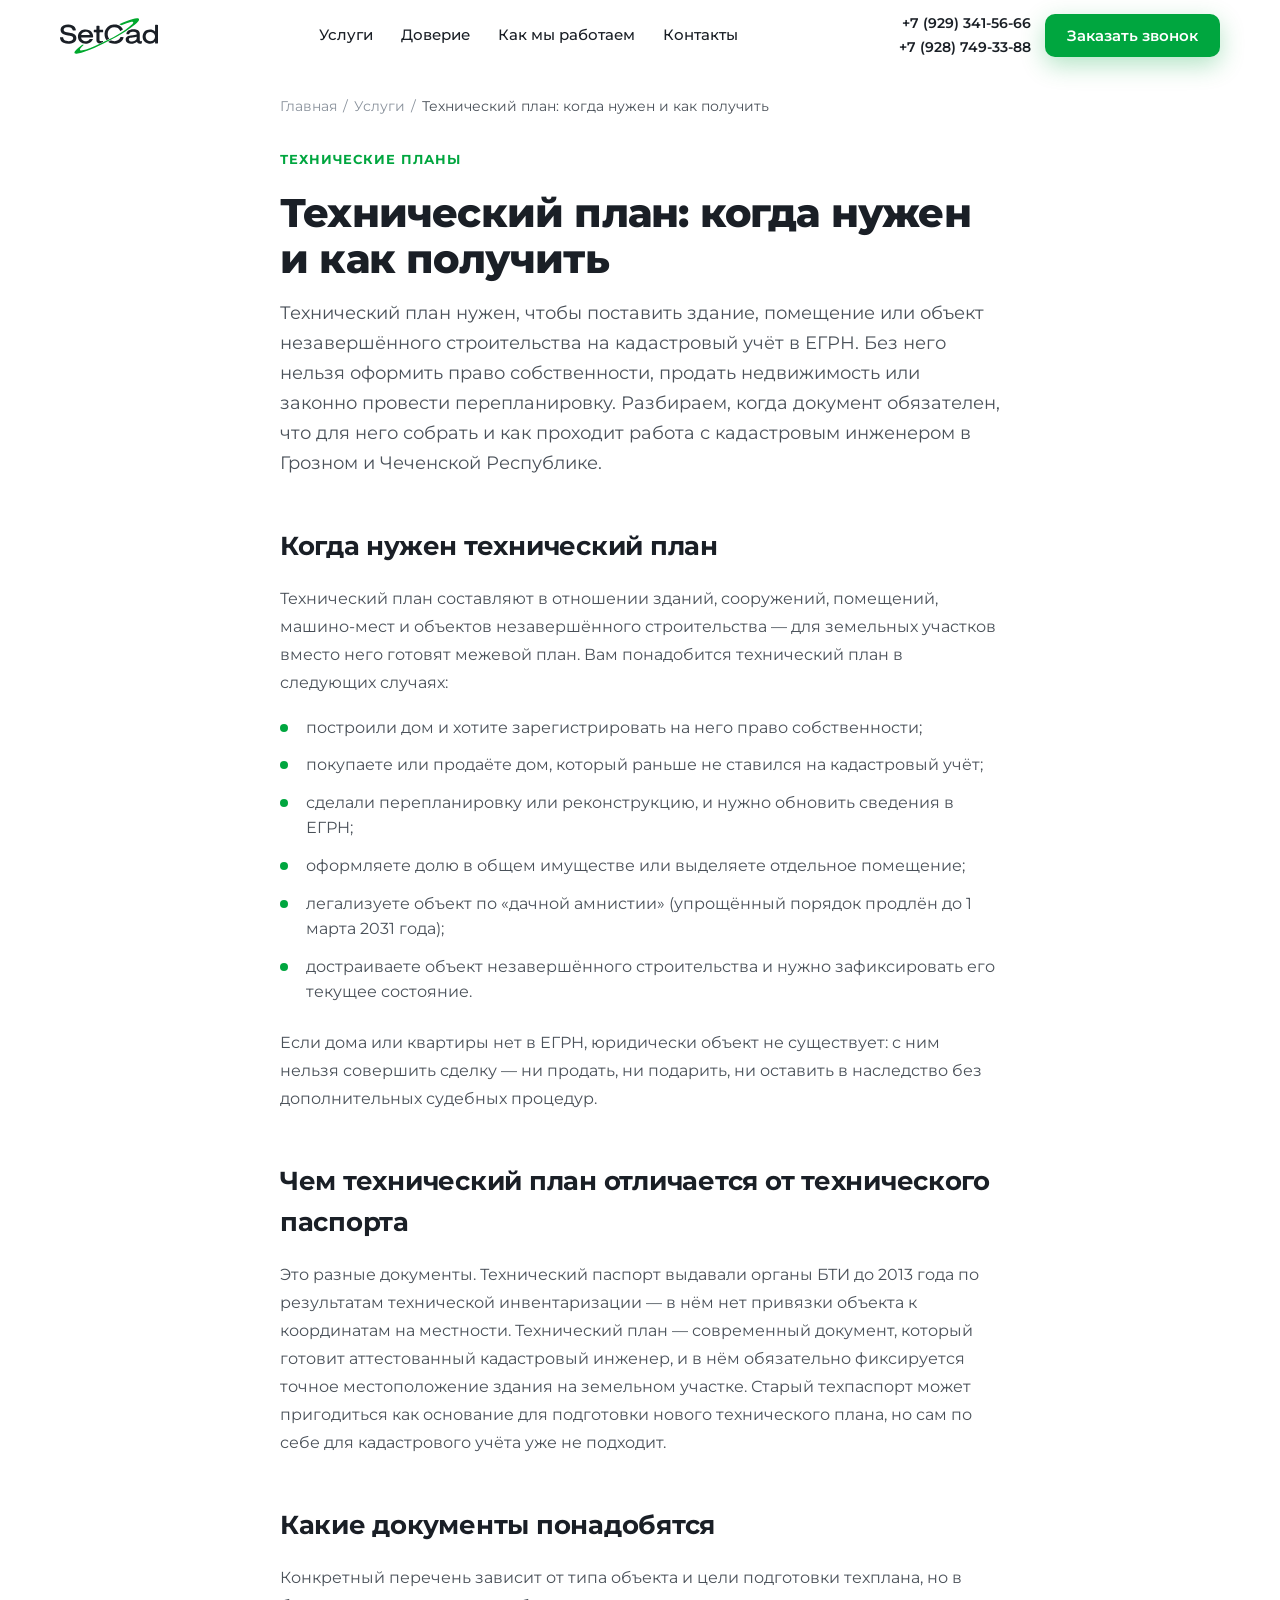
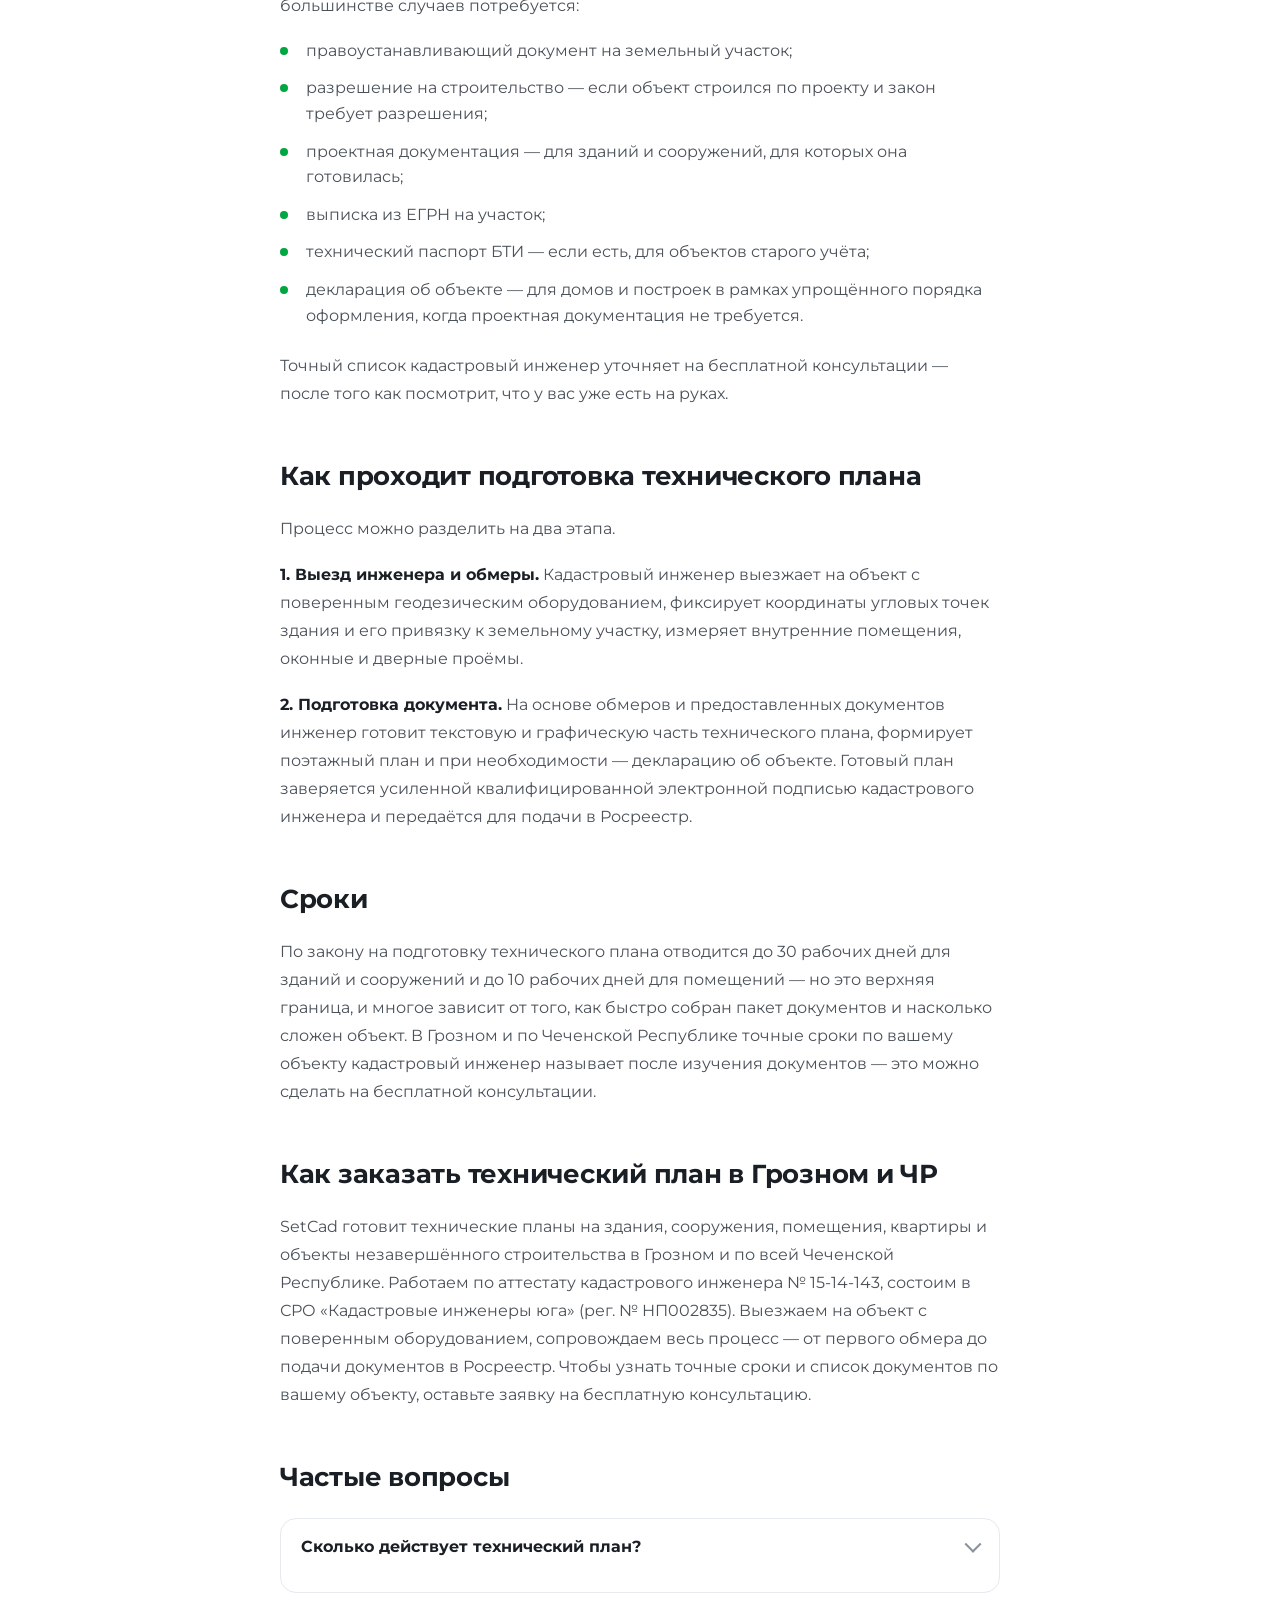
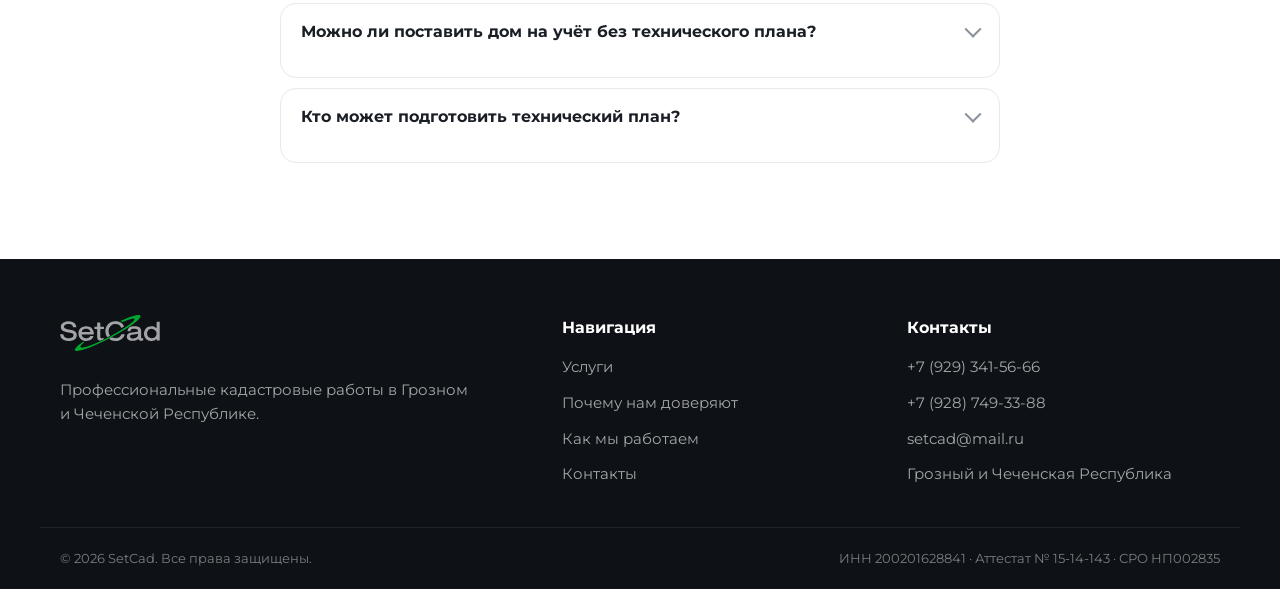
<file: articles/tehplan-kogda-nuzhen.html>
<!DOCTYPE html>
<html lang="ru">
<head>
    <meta charset="UTF-8">
    <meta name="viewport" content="width=device-width, initial-scale=1.0">
    <meta name="description" content="Технический план: когда нужен, какие документы собрать и как его получить в Грозном и ЧР. Сроки, отличие от техпаспорта, порядок работы с кадастровым инженером.">
    <meta name="keywords" content="технический план, технический план дома, технический план квартиры, кадастровый учёт, технический план Грозный">
    <meta name="theme-color" content="#00A63F">
    <meta property="og:title" content="Технический план: когда нужен и как получить | SetCad">
    <meta property="og:description" content="Когда нужен технический план, какие документы собрать и как проходит оформление в Грозном и ЧР.">
    <meta property="og:type" content="article">
    <meta property="og:url" content="https://setcad.ru/articles/tehplan-kogda-nuzhen.html">
    <meta property="og:image" content="https://setcad.ru/og-image.jpg">
    <meta property="og:locale" content="ru_RU">
    <link rel="canonical" href="https://setcad.ru/articles/tehplan-kogda-nuzhen.html">
    <meta name="robots" content="index, follow">
    <title>Технический план: когда нужен и как получить — SetCad</title>
    <link rel="icon" href="/favicon.ico" sizes="any">
    <link rel="icon" type="image/svg+xml" href="/favicon.svg">
    <link rel="apple-touch-icon" href="/apple-touch-icon.png">
    <link rel="preconnect" href="https://fonts.googleapis.com">
    <link rel="preconnect" href="https://fonts.gstatic.com" crossorigin>
    <link href="https://fonts.googleapis.com/css2?family=Montserrat:wght@400;500;600;700;800;900&display=swap" rel="stylesheet">
    <link rel="stylesheet" href="../styles.v2.css">

    <script type="application/ld+json">
    {
        "@context": "https://schema.org",
        "@type": "Article",
        "headline": "Технический план: когда нужен и как получить",
        "description": "Когда нужен технический план, какие документы собрать и как проходит оформление в Грозном и ЧР.",
        "author": { "@type": "Organization", "name": "SetCad", "url": "https://setcad.ru/" },
        "publisher": {
            "@type": "Organization",
            "name": "SetCad",
            "logo": { "@type": "ImageObject", "url": "https://setcad.ru/logo.svg" }
        },
        "mainEntityOfPage": "https://setcad.ru/articles/tehplan-kogda-nuzhen.html",
        "datePublished": "2026-06-26",
        "dateModified": "2026-06-26",
        "inLanguage": "ru-RU"
    }
    </script>

    <script type="application/ld+json">
    {
        "@context": "https://schema.org",
        "@type": "BreadcrumbList",
        "itemListElement": [
            { "@type": "ListItem", "position": 1, "name": "Главная", "item": "https://setcad.ru/" },
            { "@type": "ListItem", "position": 2, "name": "Статьи", "item": "https://setcad.ru/articles/" },
            { "@type": "ListItem", "position": 3, "name": "Технический план: когда нужен и как получить", "item": "https://setcad.ru/articles/tehplan-kogda-nuzhen.html" }
        ]
    }
    </script>

    <script type="application/ld+json">
    {
        "@context": "https://schema.org",
        "@type": "FAQPage",
        "mainEntity": [
            {
                "@type": "Question",
                "name": "Чем технический план отличается от технического паспорта?",
                "acceptedAnswer": {
                    "@type": "Answer",
                    "text": "Технический паспорт выдавали БТИ до 2013 года, и он не содержит координатной привязки объекта к местности. Технический план — современный документ, обязательный для кадастрового учёта в ЕГРН, и включает координаты здания, а не только его технические характеристики."
                }
            },
            {
                "@type": "Question",
                "name": "Сколько действует технический план?",
                "acceptedAnswer": {
                    "@type": "Answer",
                    "text": "Срок действия не ограничен, пока характеристики объекта не менялись. Но если в здании проводилась перепланировка, реконструкция или изменилась площадь, нужен новый технический план для обновления сведений в ЕГРН."
                }
            },
            {
                "@type": "Question",
                "name": "Можно ли поставить дом на учёт без технического плана?",
                "acceptedAnswer": {
                    "@type": "Answer",
                    "text": "Нет. Без технического плана объект не вносится в ЕГРН и юридически не существует как объект права — с ним нельзя совершить сделку, продать, подарить или зарегистрировать."
                }
            }
        ]
    }
    </script>
</head>
<body>

    <header class="header" id="header">
        <div class="container header__inner">
            <a href="../index.html" class="logo logo--full" aria-label="SetCad — на главную">
                <svg class="logo__full" viewBox="0 0 946 342" xmlns="http://www.w3.org/2000/svg" role="img" aria-label="SetCad" width="120" height="44">
                    <path d="M508.745 198.441C449.857 230.426 390.442 260.52 329.367 287.244C289.226 304.808 248.633 321.22 206.361 333.053C190.327 337.541 174.18 341.706 157.3 341.302C150.827 341.147 144.181 340.582 140.673 334.259C137.106 327.828 141.081 322.211 144.576 317.223C154.531 303.018 167.759 292.011 181.054 281.132C190.858 273.111 201.29 265.886 211.173 257.994C217.102 253.26 222.436 253.684 228.552 256.327C228.688 258.7 226.724 259.475 225.462 260.625C216.594 268.708 207.652 276.71 200.087 286.087C197.042 289.862 194.238 293.794 192.708 298.468C190.739 304.48 192.754 308.024 198.789 309.767C205.148 311.604 211.401 310.26 217.588 309.183C240.992 305.109 263.263 297.122 285.457 288.961C348.43 265.805 408.79 236.894 468.188 205.865C524.052 176.683 578.778 145.562 630.735 109.796C651.324 95.6237 671.479 80.8251 689.676 63.5647C694.036 59.4297 698.279 55.2002 701.903 50.3904C703.311 48.5219 704.555 46.5714 705.342 44.3337C707.7 37.6289 705.8 34.0464 698.811 32.8161C692.565 31.7164 686.575 33.7509 680.631 35.1514C654.086 41.4055 628.816 51.367 604.221 62.9067C595.615 66.9447 588.22 69.1732 580.297 62.212C578.282 60.4417 575.393 59.6669 572.984 58.4739C573.36 56.1594 575.087 55.9366 576.326 55.3691C617.545 36.4879 659.264 18.8892 703.156 7.05387C715.687 3.67512 728.365 0.815929 741.402 0.0681263C741.735 0.0490533 742.069 -0.0168356 742.399 0.00403936C749.021 0.422923 756.231 -0.135792 760.115 6.78596C763.965 13.6477 760.432 19.7987 756.78 25.3995C747.011 40.3801 733.743 52.1418 720.133 63.3968C682.165 94.7932 640.968 121.519 598.732 146.744C569.131 164.423 539.368 181.807 508.745 198.441Z" fill="#00A92D"/>
                    <path d="M33.7177 236.8C13.5264 227.101 2.69941 211.232 0.232134 189.477C-0.456011 183.41 0.0909486 182.707 5.98083 182.669C12.6466 182.626 19.3133 182.693 25.9784 182.615C28.4737 182.585 30.1912 183.2 30.4235 186.054C31.9235 204.484 43.4717 213.907 60.1449 217.749C77.984 221.859 95.8988 222.011 112.969 214.125C123.114 209.439 128.232 198.813 126.092 188.61C124.568 181.342 119.63 177.158 113.249 174.38C101.686 169.346 89.2725 167.593 77.0061 165.354C62.4283 162.692 47.7954 160.281 34.056 154.383C12.7971 145.256 3.24372 129.184 6.12794 106.304C8.23402 89.5979 17.7819 77.3991 32.6279 70.4838C61.851 56.8714 91.9631 56.0401 121.677 68.786C140.135 76.7035 149.967 91.8495 152.509 111.753C153.016 115.726 151.983 117.643 147.534 117.469C140.545 117.196 133.534 117.259 126.541 117.464C123.488 117.554 121.921 116.638 121.453 113.523C119.32 99.3288 110.216 91.6072 96.9948 88.3913C82.5011 84.8657 67.9026 84.8518 53.6044 89.5502C44.3377 92.5952 37.5284 98.2069 36.0158 108.619C34.9024 116.283 37.2344 122.398 43.7438 126.762C50.5497 131.324 58.3973 132.976 66.1988 134.757C83.5615 138.72 101.342 140.668 118.503 145.61C125.586 147.65 132.314 150.462 138.558 154.416C164.429 170.8 161.318 208.236 145.44 224.817C134.634 236.102 121.049 241.401 106.128 243.78C81.5604 247.696 57.3474 246.965 33.7177 236.8Z" fill="currentColor"/>
                    <path d="M943.877 64.1611C945.723 65.8575 945.49 67.7558 945.49 69.5639C945.499 125.21 945.451 180.856 945.565 236.501C945.575 241.14 943.988 242.684 939.441 242.424C933.628 242.092 927.77 242.081 921.956 242.392C917.427 242.634 916.014 240.755 916.316 236.534C916.551 233.253 916.363 229.942 916.363 225.049C896.926 246.206 873.472 248.567 848.525 243.856C831.801 240.698 818.461 231.638 808.476 217.768C788.924 190.61 793.129 148.733 816.654 125.407C838.37 103.874 890.512 98.1031 915.343 126.818C916.572 125.146 916.075 123.3 916.079 121.624C916.118 104.297 916.221 86.9685 916.007 69.6442C915.951 65.0948 917.337 63.3989 921.989 63.6512C929.131 64.0386 936.302 63.8849 943.877 64.1611ZM897.192 213.356C911.733 202.832 918.551 184.055 914.413 165.929C910.058 146.852 896.954 135.11 876.558 132.008C857.468 129.104 839.135 137.22 831.072 152.143C821.555 169.757 823.781 193.676 836.224 207.501C850.066 222.881 876.868 225.656 897.192 213.356Z" fill="currentColor"/>
                    <path d="M722.29 132.028C710.518 129.479 699.067 129.478 687.672 131.479C677.236 133.312 669.922 139.015 667.927 149.914C667.326 153.199 665.667 153.993 662.827 153.911C656.17 153.718 649.514 153.509 642.856 153.42C639.932 153.381 639.308 152.202 639.658 149.347C642.162 128.901 654.965 115.203 677.934 110.047C698.368 105.46 718.921 105.689 739.167 111.574C758.625 117.231 768.5 130.307 768.629 150.473C768.753 169.794 768.658 189.116 768.675 208.438C768.685 219.734 772.06 222.638 783.019 220.169C787.22 219.222 788.942 219.989 788.678 224.527C788.418 229.01 788.586 233.519 788.587 238.016C788.587 240.207 788.01 241.903 785.555 242.492C776.941 244.559 768.347 246.294 759.421 244.301C750.42 242.292 744.774 236.867 742.718 228.339C740.929 227.717 740.282 228.658 739.564 229.267C722.837 243.436 702.983 246.439 681.978 245.588C672.206 245.193 662.783 243.448 653.982 239.118C638.946 231.721 631.787 218.789 633.19 201.036C634.449 185.114 643.738 175.27 658.185 169.854C672.251 164.581 687.135 164.051 701.875 162.783C710.652 162.028 719.518 161.859 728.079 159.543C732.872 158.247 738.088 157.066 739.027 150.862C739.952 144.749 736.764 138.713 731.02 135.417C728.408 133.918 725.636 132.789 722.29 132.028ZM674.59 220.469C690.239 225.105 705.673 224.011 720.276 217.128C737.24 209.133 741.687 196.79 738.27 178.509C725.234 182.885 711.605 183.307 698.138 184.851C690.72 185.701 683.209 186.058 676.072 188.528C669.349 190.855 664.349 194.815 663.676 202.528C662.956 210.782 666.352 216.674 674.59 220.469Z" fill="currentColor"/>
                    <path d="M300.115 127.272C314.048 141.841 318.739 159.478 319.428 178.668C319.586 183.068 317.913 184.397 313.604 184.38C278.96 184.247 244.316 184.3 209.671 184.31C203.231 184.312 202.953 184.685 204.438 190.785C208.436 207.203 221.546 218.731 238.641 220.695C246.786 221.631 254.861 221.522 262.831 219.026C271.451 216.326 278.444 211.563 283.056 203.743C284.798 200.79 286.935 199.65 290.337 199.727C298.786 199.917 307.242 199.789 316.935 199.789C314.668 206.959 311.808 212.624 308.073 217.833C298.525 231.149 285.399 239.243 269.678 243.087C252.146 247.375 234.678 246.665 217.494 241.077C191.859 232.742 174.645 209.791 172.954 182.88C171.5 159.739 177.651 139.798 195.491 124.215C206.272 114.799 219.091 110.061 233.071 108.215C249.883 105.995 266.251 107.482 281.891 114.542C288.663 117.599 294.46 122.017 300.115 127.272ZM237.15 131.261C222.534 133.819 211.396 140.945 205.887 155.298C203.651 161.125 204.304 162.014 210.46 162.019C233.954 162.038 257.448 162.022 280.942 162.015C281.941 162.014 282.94 161.97 283.94 161.944C286.352 161.88 287.134 160.773 286.543 158.375C285.317 153.405 282.942 149.039 279.642 145.22C268.545 132.373 254.091 129.323 237.15 131.261Z" fill="currentColor"/>
                    <path d="M503.168 62.6344C532.93 57.4866 560.686 60.2675 585.011 79.3323C593.524 86.0045 599.969 94.4191 604.648 104.217C606.272 107.62 606.313 109.834 602.453 111.818C596.39 114.933 590.572 118.542 584.76 122.119C581.966 123.838 580.35 123.596 579.175 120.316C570.071 94.8973 544.44 85.0017 520.43 86.656C507.358 87.5567 495.158 90.8208 484.533 98.7655C470.71 109.101 463.322 123.253 460.74 140.04C457.688 159.88 460.811 178.48 472.535 195.207C472.993 195.86 473.217 196.677 473.935 198.273C465.851 202.305 457.937 206.415 449.861 210.178C447.479 211.288 446.449 208.662 445.345 207.122C437.437 196.092 432.586 183.758 430.534 170.41C425.383 136.903 433.673 107.611 458.861 84.1323C471.217 72.6141 486.271 66.0642 503.168 62.6344Z" fill="currentColor"/>
                    <path d="M391.3 220.314C397.543 221.09 403.33 220.793 409.134 219.932C411.062 219.647 413.938 218.692 414.42 221.885C414.817 224.506 415.812 227.7 412.316 229.351C402.679 233.905 393.26 239.046 383.316 242.793C373.289 246.572 356.935 236.393 353.112 224.925C351.683 220.638 351.054 216.216 351.064 211.664C351.116 187.835 350.964 164.006 351.18 140.18C351.224 135.328 349.677 133.623 344.908 133.948C340.097 134.276 335.245 133.95 330.417 134.093C326.763 134.201 325.288 132.564 325.398 128.994C325.531 124.665 325.608 120.324 325.443 115.999C325.282 111.802 327.193 110.474 331.185 110.679C336.004 110.926 340.857 110.521 345.675 110.786C349.741 111.009 351.291 109.666 351.167 105.428C350.898 96.2715 351.257 87.0965 351.003 77.9388C350.88 73.5314 352.055 71.503 356.864 71.7754C362.842 72.1139 368.865 72.0148 374.852 71.7456C379.128 71.5534 380.839 72.9828 380.717 77.4418C380.467 86.5994 380.889 95.777 380.572 104.93C380.407 109.693 382.224 110.972 386.685 110.817C394.674 110.538 402.682 110.865 410.676 110.688C414.334 110.607 415.818 111.935 415.662 115.617C415.472 120.108 415.454 124.62 415.657 129.11C415.828 132.898 414.094 134.072 410.574 134.021C402.411 133.903 394.243 134.098 386.082 133.937C382.041 133.858 380.559 135.35 380.588 139.496C380.746 161.99 380.624 184.486 380.703 206.98C380.73 214.865 383.325 218.053 391.3 220.314Z" fill="currentColor"/>
                    <path d="M484.783 238.773C477.147 235.764 470.338 232.13 463.446 226.358C468.978 223.411 473.909 221.149 478.458 218.281C485.949 213.557 492.529 212.619 501.766 216C521.692 223.292 542.063 222.339 560.756 210.682C570.042 204.892 576.74 196.621 580.746 186.43C582.14 182.884 584.054 181.579 587.794 181.749C594.44 182.051 601.106 181.875 607.762 182.009C613.278 182.12 613.934 182.981 612.333 188.31C604.161 215.526 586.02 233.008 559.138 241.135C534.364 248.624 509.57 247.589 484.783 238.773Z" fill="currentColor"/>
                </svg>
            </a>

            <nav class="nav" id="nav" aria-label="Основная навигация">
                <a href="../index.html#services" class="nav__link">Услуги</a>
                <a href="../index.html#trust" class="nav__link">Доверие</a>
                <a href="../index.html#process" class="nav__link">Как мы работаем</a>
                <a href="../index.html#contacts" class="nav__link">Контакты</a>
            </nav>

            <div class="header__actions">
                <div class="header__phones">
                    <a href="tel:+79293415666">+7 (929) 341-56-66</a>
                    <a href="tel:+79287493388">+7 (928) 749-33-88</a>
                </div>
                <button class="btn btn--accent" data-modal-open>Заказать звонок</button>
                <button class="burger" id="burger" aria-label="Открыть меню" aria-expanded="false" aria-controls="nav">
                    <span></span><span></span><span></span>
                </button>
            </div>
        </div>
    </header>

    <main>
        <section class="section article" id="article">
            <div class="container article__container">

                <nav class="article__breadcrumbs" aria-label="Хлебные крошки">
                    <a href="../index.html">Главная</a>
                    <span aria-hidden="true">/</span>
                    <a href="../index.html#services">Услуги</a>
                    <span aria-hidden="true">/</span>
                    <span aria-current="page">Технический план: когда нужен и как получить</span>
                </nav>

                <header class="article__head">
                    <span class="section__eyebrow">Технические планы</span>
                    <h1 class="article__title">Технический план: когда нужен и как получить</h1>
                    <p class="article__lead">Технический план нужен, чтобы поставить здание, помещение или объект незавершённого строительства на кадастровый учёт в ЕГРН. Без него нельзя оформить право собственности, продать недвижимость или законно провести перепланировку. Разбираем, когда документ обязателен, что для него собрать и как проходит работа с кадастровым инженером в Грозном и Чеченской Республике.</p>
                </header>

                <div class="article__body">

                    <h2>Когда нужен технический план</h2>
                    <p>Технический план составляют в отношении зданий, сооружений, помещений, машино-мест и объектов незавершённого строительства — для земельных участков вместо него готовят межевой план. Вам понадобится технический план в следующих случаях:</p>
                    <ul class="article__list">
                        <li>построили дом и хотите зарегистрировать на него право собственности;</li>
                        <li>покупаете или продаёте дом, который раньше не ставился на кадастровый учёт;</li>
                        <li>сделали перепланировку или реконструкцию, и нужно обновить сведения в ЕГРН;</li>
                        <li>оформляете долю в общем имуществе или выделяете отдельное помещение;</li>
                        <li>легализуете объект по «дачной амнистии» (упрощённый порядок продлён до 1 марта 2031 года);</li>
                        <li>достраиваете объект незавершённого строительства и нужно зафиксировать его текущее состояние.</li>
                    </ul>
                    <p>Если дома или квартиры нет в ЕГРН, юридически объект не существует: с ним нельзя совершить сделку — ни продать, ни подарить, ни оставить в наследство без дополнительных судебных процедур.</p>

                    <h2>Чем технический план отличается от технического паспорта</h2>
                    <p>Это разные документы. Технический паспорт выдавали органы БТИ до 2013 года по результатам технической инвентаризации — в нём нет привязки объекта к координатам на местности. Технический план — современный документ, который готовит аттестованный кадастровый инженер, и в нём обязательно фиксируется точное местоположение здания на земельном участке. Старый техпаспорт может пригодиться как основание для подготовки нового технического плана, но сам по себе для кадастрового учёта уже не подходит.</p>

                    <h2>Какие документы понадобятся</h2>
                    <p>Конкретный перечень зависит от типа объекта и цели подготовки техплана, но в большинстве случаев потребуется:</p>
                    <ul class="article__list">
                        <li>правоустанавливающий документ на земельный участок;</li>
                        <li>разрешение на строительство — если объект строился по проекту и закон требует разрешения;</li>
                        <li>проектная документация — для зданий и сооружений, для которых она готовилась;</li>
                        <li>выписка из ЕГРН на участок;</li>
                        <li>технический паспорт БТИ — если есть, для объектов старого учёта;</li>
                        <li>декларация об объекте — для домов и построек в рамках упрощённого порядка оформления, когда проектная документация не требуется.</li>
                    </ul>
                    <p>Точный список кадастровый инженер уточняет на бесплатной консультации — после того как посмотрит, что у вас уже есть на руках.</p>

                    <h2>Как проходит подготовка технического плана</h2>
                    <p>Процесс можно разделить на два этапа.</p>
                    <p><strong>1. Выезд инженера и обмеры.</strong> Кадастровый инженер выезжает на объект с поверенным геодезическим оборудованием, фиксирует координаты угловых точек здания и его привязку к земельному участку, измеряет внутренние помещения, оконные и дверные проёмы.</p>
                    <p><strong>2. Подготовка документа.</strong> На основе обмеров и предоставленных документов инженер готовит текстовую и графическую часть технического плана, формирует поэтажный план и при необходимости — декларацию об объекте. Готовый план заверяется усиленной квалифицированной электронной подписью кадастрового инженера и передаётся для подачи в Росреестр.</p>

                    <h2>Сроки</h2>
                    <p>По закону на подготовку технического плана отводится до 30 рабочих дней для зданий и сооружений и до 10 рабочих дней для помещений — но это верхняя граница, и многое зависит от того, как быстро собран пакет документов и насколько сложен объект. В Грозном и по Чеченской Республике точные сроки по вашему объекту кадастровый инженер называет после изучения документов — это можно сделать на бесплатной консультации.</p>

                    <h2>Как заказать технический план в Грозном и ЧР</h2>
                    <p>SetCad готовит технические планы на здания, сооружения, помещения, квартиры и объекты незавершённого строительства в Грозном и по всей Чеченской Республике. Работаем по аттестату кадастрового инженера № 15-14-143, состоим в СРО «Кадастровые инженеры юга» (рег. № НП002835). Выезжаем на объект с поверенным оборудованием, сопровождаем весь процесс — от первого обмера до подачи документов в Росреестр. Чтобы узнать точные сроки и список документов по вашему объекту, оставьте заявку на бесплатную консультацию.</p>

                    <h2>Частые вопросы</h2>

                    <div class="faq">
                        <div class="faq__item">
                            <button type="button" class="faq__question" aria-expanded="false">Сколько действует технический план?</button>
                            <div class="faq__answer-wrap">
                                <div class="faq__answer">
                                    <p>Срок действия не ограничен, пока характеристики объекта не менялись. Если провели перепланировку, реконструкцию или изменилась площадь — нужен новый технический план для обновления сведений в ЕГРН.</p>
                                </div>
                            </div>
                        </div>

                        <div class="faq__item">
                            <button type="button" class="faq__question" aria-expanded="false">Можно ли поставить дом на учёт без технического плана?</button>
                            <div class="faq__answer-wrap">
                                <div class="faq__answer">
                                    <p>Нет. Без технического плана объект не вносится в ЕГРН и юридически не существует как объект права — с ним нельзя совершить сделку.</p>
                                </div>
                            </div>
                        </div>

                        <div class="faq__item">
                            <button type="button" class="faq__question" aria-expanded="false">Кто может подготовить технический план?</button>
                            <div class="faq__answer-wrap">
                                <div class="faq__answer">
                                    <p>Только аттестованный кадастровый инженер — самостоятельно или как сотрудник специализированной организации. Перед началом работы стоит проверить действующий аттестат инженера на сайте Росреестра и убедиться, что он состоит в СРО.</p>
                                </div>
                            </div>
                        </div>
                    </div>

                </div>
            </div>
        </section>
    </main>

    <footer class="footer" id="contacts">
        <div class="container footer__inner">
            <div class="footer__col footer__col--brand">
                <a href="../index.html" class="logo" aria-label="SetCad — на главную">
                    <svg viewBox="0 0 946 342" width="100" height="36" xmlns="http://www.w3.org/2000/svg" role="img" aria-label="SetCad">
                        <path d="M508.745 198.441C449.857 230.426 390.442 260.52 329.367 287.244C289.226 304.808 248.633 321.22 206.361 333.053C190.327 337.541 174.18 341.706 157.3 341.302C150.827 341.147 144.181 340.582 140.673 334.259C137.106 327.828 141.081 322.211 144.576 317.223C154.531 303.018 167.759 292.011 181.054 281.132C190.858 273.111 201.29 265.886 211.173 257.994C217.102 253.26 222.436 253.684 228.552 256.327C228.688 258.7 226.724 259.475 225.462 260.625C216.594 268.708 207.652 276.71 200.087 286.087C197.042 289.862 194.238 293.794 192.708 298.468C190.739 304.48 192.754 308.024 198.789 309.767C205.148 311.604 211.401 310.26 217.588 309.183C240.992 305.109 263.263 297.122 285.457 288.961C348.43 265.805 408.79 236.894 468.188 205.865C524.052 176.683 578.778 145.562 630.735 109.796C651.324 95.6237 671.479 80.8251 689.676 63.5647C694.036 59.4297 698.279 55.2002 701.903 50.3904C703.311 48.5219 704.555 46.5714 705.342 44.3337C707.7 37.6289 705.8 34.0464 698.811 32.8161C692.565 31.7164 686.575 33.7509 680.631 35.1514C654.086 41.4055 628.816 51.367 604.221 62.9067C595.615 66.9447 588.22 69.1732 580.297 62.212C578.282 60.4417 575.393 59.6669 572.984 58.4739C573.36 56.1594 575.087 55.9366 576.326 55.3691C617.545 36.4879 659.264 18.8892 703.156 7.05387C715.687 3.67512 728.365 0.815929 741.402 0.0681263C741.735 0.0490533 742.069 -0.0168356 742.399 0.00403936C749.021 0.422923 756.231 -0.135792 760.115 6.78596C763.965 13.6477 760.432 19.7987 756.78 25.3995C747.011 40.3801 733.743 52.1418 720.133 63.3968C682.165 94.7932 640.968 121.519 598.732 146.744C569.131 164.423 539.368 181.807 508.745 198.441Z" fill="#00A92D"/>
                        <path d="M33.7177 236.8C13.5264 227.101 2.69941 211.232 0.232134 189.477C-0.456011 183.41 0.0909486 182.707 5.98083 182.669C12.6466 182.626 19.3133 182.693 25.9784 182.615C28.4737 182.585 30.1912 183.2 30.4235 186.054C31.9235 204.484 43.4717 213.907 60.1449 217.749C77.984 221.859 95.8988 222.011 112.969 214.125C123.114 209.439 128.232 198.813 126.092 188.61C124.568 181.342 119.63 177.158 113.249 174.38C101.686 169.346 89.2725 167.593 77.0061 165.354C62.4283 162.692 47.7954 160.281 34.056 154.383C12.7971 145.256 3.24372 129.184 6.12794 106.304C8.23402 89.5979 17.7819 77.3991 32.6279 70.4838C61.851 56.8714 91.9631 56.0401 121.677 68.786C140.135 76.7035 149.967 91.8495 152.509 111.753C153.016 115.726 151.983 117.643 147.534 117.469C140.545 117.196 133.534 117.259 126.541 117.464C123.488 117.554 121.921 116.638 121.453 113.523C119.32 99.3288 110.216 91.6072 96.9948 88.3913C82.5011 84.8657 67.9026 84.8518 53.6044 89.5502C44.3377 92.5952 37.5284 98.2069 36.0158 108.619C34.9024 116.283 37.2344 122.398 43.7438 126.762C50.5497 131.324 58.3973 132.976 66.1988 134.757C83.5615 138.72 101.342 140.668 118.503 145.61C125.586 147.65 132.314 150.462 138.558 154.416C164.429 170.8 161.318 208.236 145.44 224.817C134.634 236.102 121.049 241.401 106.128 243.78C81.5604 247.696 57.3474 246.965 33.7177 236.8Z" fill="currentColor"/>
                        <path d="M943.877 64.1611C945.723 65.8575 945.49 67.7558 945.49 69.5639C945.499 125.21 945.451 180.856 945.565 236.501C945.575 241.14 943.988 242.684 939.441 242.424C933.628 242.092 927.77 242.081 921.956 242.392C917.427 242.634 916.014 240.755 916.316 236.534C916.551 233.253 916.363 229.942 916.363 225.049C896.926 246.206 873.472 248.567 848.525 243.856C831.801 240.698 818.461 231.638 808.476 217.768C788.924 190.61 793.129 148.733 816.654 125.407C838.37 103.874 890.512 98.1031 915.343 126.818C916.572 125.146 916.075 123.3 916.079 121.624C916.118 104.297 916.221 86.9685 916.007 69.6442C915.951 65.0948 917.337 63.3989 921.989 63.6512C929.131 64.0386 936.302 63.8849 943.877 64.1611ZM897.192 213.356C911.733 202.832 918.551 184.055 914.413 165.929C910.058 146.852 896.954 135.11 876.558 132.008C857.468 129.104 839.135 137.22 831.072 152.143C821.555 169.757 823.781 193.676 836.224 207.501C850.066 222.881 876.868 225.656 897.192 213.356Z" fill="currentColor"/>
                        <path d="M722.29 132.028C710.518 129.479 699.067 129.478 687.672 131.479C677.236 133.312 669.922 139.015 667.927 149.914C667.326 153.199 665.667 153.993 662.827 153.911C656.17 153.718 649.514 153.509 642.856 153.42C639.932 153.381 639.308 152.202 639.658 149.347C642.162 128.901 654.965 115.203 677.934 110.047C698.368 105.46 718.921 105.689 739.167 111.574C758.625 117.231 768.5 130.307 768.629 150.473C768.753 169.794 768.658 189.116 768.675 208.438C768.685 219.734 772.06 222.638 783.019 220.169C787.22 219.222 788.942 219.989 788.678 224.527C788.418 229.01 788.586 233.519 788.587 238.016C788.587 240.207 788.01 241.903 785.555 242.492C776.941 244.559 768.347 246.294 759.421 244.301C750.42 242.292 744.774 236.867 742.718 228.339C740.929 227.717 740.282 228.658 739.564 229.267C722.837 243.436 702.983 246.439 681.978 245.588C672.206 245.193 662.783 243.448 653.982 239.118C638.946 231.721 631.787 218.789 633.19 201.036C634.449 185.114 643.738 175.27 658.185 169.854C672.251 164.581 687.135 164.051 701.875 162.783C710.652 162.028 719.518 161.859 728.079 159.543C732.872 158.247 738.088 157.066 739.027 150.862C739.952 144.749 736.764 138.713 731.02 135.417C728.408 133.918 725.636 132.789 722.29 132.028ZM674.59 220.469C690.239 225.105 705.673 224.011 720.276 217.128C737.24 209.133 741.687 196.79 738.27 178.509C725.234 182.885 711.605 183.307 698.138 184.851C690.72 185.701 683.209 186.058 676.072 188.528C669.349 190.855 664.349 194.815 663.676 202.528C662.956 210.782 666.352 216.674 674.59 220.469Z" fill="currentColor"/>
                        <path d="M300.115 127.272C314.048 141.841 318.739 159.478 319.428 178.668C319.586 183.068 317.913 184.397 313.604 184.38C278.96 184.247 244.316 184.3 209.671 184.31C203.231 184.312 202.953 184.685 204.438 190.785C208.436 207.203 221.546 218.731 238.641 220.695C246.786 221.631 254.861 221.522 262.831 219.026C271.451 216.326 278.444 211.563 283.056 203.743C284.798 200.79 286.935 199.65 290.337 199.727C298.786 199.917 307.242 199.789 316.935 199.789C314.668 206.959 311.808 212.624 308.073 217.833C298.525 231.149 285.399 239.243 269.678 243.087C252.146 247.375 234.678 246.665 217.494 241.077C191.859 232.742 174.645 209.791 172.954 182.88C171.5 159.739 177.651 139.798 195.491 124.215C206.272 114.799 219.091 110.061 233.071 108.215C249.883 105.995 266.251 107.482 281.891 114.542C288.663 117.599 294.46 122.017 300.115 127.272ZM237.15 131.261C222.534 133.819 211.396 140.945 205.887 155.298C203.651 161.125 204.304 162.014 210.46 162.019C233.954 162.038 257.448 162.022 280.942 162.015C281.941 162.014 282.94 161.97 283.94 161.944C286.352 161.88 287.134 160.773 286.543 158.375C285.317 153.405 282.942 149.039 279.642 145.22C268.545 132.373 254.091 129.323 237.15 131.261Z" fill="currentColor"/>
                        <path d="M503.168 62.6344C532.93 57.4866 560.686 60.2675 585.011 79.3323C593.524 86.0045 599.969 94.4191 604.648 104.217C606.272 107.62 606.313 109.834 602.453 111.818C596.39 114.933 590.572 118.542 584.76 122.119C581.966 123.838 580.35 123.596 579.175 120.316C570.071 94.8973 544.44 85.0017 520.43 86.656C507.358 87.5567 495.158 90.8208 484.533 98.7655C470.71 109.101 463.322 123.253 460.74 140.04C457.688 159.88 460.811 178.48 472.535 195.207C472.993 195.86 473.217 196.677 473.935 198.273C465.851 202.305 457.937 206.415 449.861 210.178C447.479 211.288 446.449 208.662 445.345 207.122C437.437 196.092 432.586 183.758 430.534 170.41C425.383 136.903 433.673 107.611 458.861 84.1323C471.217 72.6141 486.271 66.0642 503.168 62.6344Z" fill="currentColor"/>
                        <path d="M391.3 220.314C397.543 221.09 403.33 220.793 409.134 219.932C411.062 219.647 413.938 218.692 414.42 221.885C414.817 224.506 415.812 227.7 412.316 229.351C402.679 233.905 393.26 239.046 383.316 242.793C373.289 246.572 356.935 236.393 353.112 224.925C351.683 220.638 351.054 216.216 351.064 211.664C351.116 187.835 350.964 164.006 351.18 140.18C351.224 135.328 349.677 133.623 344.908 133.948C340.097 134.276 335.245 133.95 330.417 134.093C326.763 134.201 325.288 132.564 325.398 128.994C325.531 124.665 325.608 120.324 325.443 115.999C325.282 111.802 327.193 110.474 331.185 110.679C336.004 110.926 340.857 110.521 345.675 110.786C349.741 111.009 351.291 109.666 351.167 105.428C350.898 96.2715 351.257 87.0965 351.003 77.9388C350.88 73.5314 352.055 71.503 356.864 71.7754C362.842 72.1139 368.865 72.0148 374.852 71.7456C379.128 71.5534 380.839 72.9828 380.717 77.4418C380.467 86.5994 380.889 95.777 380.572 104.93C380.407 109.693 382.224 110.972 386.685 110.817C394.674 110.538 402.682 110.865 410.676 110.688C414.334 110.607 415.818 111.935 415.662 115.617C415.472 120.108 415.454 124.62 415.657 129.11C415.828 132.898 414.094 134.072 410.574 134.021C402.411 133.903 394.243 134.098 386.082 133.937C382.041 133.858 380.559 135.35 380.588 139.496C380.746 161.99 380.624 184.486 380.703 206.98C380.73 214.865 383.325 218.053 391.3 220.314Z" fill="currentColor"/>
                        <path d="M484.783 238.773C477.147 235.764 470.338 232.13 463.446 226.358C468.978 223.411 473.909 221.149 478.458 218.281C485.949 213.557 492.529 212.619 501.766 216C521.692 223.292 542.063 222.339 560.756 210.682C570.042 204.892 576.74 196.621 580.746 186.43C582.14 182.884 584.054 181.579 587.794 181.749C594.44 182.051 601.106 181.875 607.762 182.009C613.278 182.12 613.934 182.981 612.333 188.31C604.161 215.526 586.02 233.008 559.138 241.135C534.364 248.624 509.57 247.589 484.783 238.773Z" fill="currentColor"/>
                    </svg>
                </a>
                <p class="footer__tagline">Профессиональные кадастровые работы в&nbsp;Грозном и&nbsp;Чеченской Республике.</p>
            </div>

            <nav class="footer__col" aria-label="Разделы">
                <h4>Навигация</h4>
                <a href="../index.html#services">Услуги</a>
                <a href="../index.html#trust">Почему нам доверяют</a>
                <a href="../index.html#process">Как мы работаем</a>
                <a href="../index.html#contacts">Контакты</a>
            </nav>

            <div class="footer__col">
                <h4>Контакты</h4>
                <a href="tel:+79293415666">+7 (929) 341-56-66</a>
                <a href="tel:+79287493388">+7 (928) 749-33-88</a>
                <a href="mailto:setcad@mail.ru">setcad@mail.ru</a>
                <p>Грозный и Чеченская Республика</p>
            </div>
        </div>
        <div class="footer__bottom">
            <div class="container footer__bottom-inner">
                <span>© <span id="year"></span> SetCad. Все права защищены.</span>
                <span>ИНН 200201628841 · Аттестат №&nbsp;15-14-143 · СРО НП002835</span>
            </div>
        </div>
    </footer>

    <a href="../index.html#contacts" class="float-cta" aria-label="Заказать звонок">
        <svg viewBox="0 0 24 24" width="24" height="24" fill="none" stroke="currentColor" stroke-width="2" stroke-linecap="round" stroke-linejoin="round"><path d="M21 11.5a8.38 8.38 0 01-.9 3.8 8.5 8.5 0 01-7.6 4.7 8.38 8.38 0 01-3.8-.9L3 21l1.9-5.7a8.38 8.38 0 01-.9-3.8 8.5 8.5 0 014.7-7.6 8.38 8.38 0 013.8-.9h.5a8.48 8.48 0 018 8v.5z"/></svg>
    </a>
    <a href="../index.html#contacts" class="float-cta-text">Получить консультацию</a>

    <script>
        document.getElementById('year').textContent = new Date().getFullYear();

        const floatButtons = document.querySelectorAll('.float-cta, .float-cta-text');
        const showFloatButtons = () => {
            const shouldShow = window.scrollY > 400;
            floatButtons.forEach(btn => btn.classList.toggle('is-visible', shouldShow));
        };
        window.addEventListener('scroll', showFloatButtons, { passive: true });
        showFloatButtons();

        document.querySelectorAll('.faq__question').forEach(btn => {
            btn.addEventListener('click', () => {
                const item = btn.closest('.faq__item');
                const isOpen = item.classList.contains('is-open');
                item.classList.toggle('is-open', !isOpen);
                btn.setAttribute('aria-expanded', String(!isOpen));
            });
        });
    </script>
</body>
</html>
</file>
<file: styles.v2.css>
/* =========================================================
   SetCad — Landing Page Styles
   Mobile First · Бренд: чёрный / светло-серый / зелёный #00A63F
   ========================================================= */

/* ---------- Дизайн-токены ---------- */
:root {
    --green: #00A63F;
    --green-dark: #008A35;
    --green-light: #E6F7EE;
    --green-glow: rgba(0, 166, 63, 0.18);

    --black: #0E1217;
    --ink: #1A1F26;
    --body: #4A5159;
    --muted: #8A929C;

    --bg: #FFFFFF;
    --bg-soft: #F5F7F9;
    --bg-dark: #0E1217;

    --border: #E6E9ED;
    --border-strong: #D4D9DF;

    --radius: 16px;
    --radius-sm: 10px;
    --radius-lg: 24px;

    --shadow-sm: 0 1px 2px rgba(14, 18, 23, 0.04), 0 2px 8px rgba(14, 18, 23, 0.04);
    --shadow: 0 4px 12px rgba(14, 18, 23, 0.06), 0 12px 32px rgba(14, 18, 23, 0.06);
    --shadow-lg: 0 12px 28px rgba(14, 18, 23, 0.10), 0 24px 64px rgba(14, 18, 23, 0.12);
    --shadow-green: 0 8px 24px rgba(0, 166, 63, 0.30);

    --container: 1200px;
    --header-h: 72px;

    --ease: cubic-bezier(0.22, 1, 0.36, 1);
    --font: 'Montserrat', system-ui, -apple-system, 'Segoe UI', Roboto, Arial, sans-serif;
}

/* ---------- Сброс ---------- */
*, *::before, *::after { box-sizing: border-box; margin: 0; padding: 0; }

html { scroll-behavior: smooth; scroll-padding-top: var(--header-h); -webkit-text-size-adjust: 100%; -webkit-tap-highlight-color: transparent; }

body {
    font-family: var(--font);
    font-size: 16px;
    line-height: 1.6;
    color: var(--body);
    background: var(--bg);
    overflow-x: hidden;
    -webkit-font-smoothing: antialiased;
    -moz-osx-osx-font-smoothing: grayscale;
}

img, svg { max-width: 100%; display: block; }
a { color: inherit; text-decoration: none; -webkit-tap-highlight-color: transparent; }
button { font-family: inherit; cursor: pointer; border: none; background: none; -webkit-tap-highlight-color: transparent; }
input { font-family: inherit; }
ul, ol { list-style: none; }

/* ---------- Контейнер ---------- */
.container { width: 100%; max-width: var(--container); margin: 0 auto; padding: 0 20px; }

/* ---------- Кнопки ---------- */
.btn {
    --btn-bg: var(--green);
    --btn-color: #fff;
    display: inline-flex; align-items: center; justify-content: center; gap: 8px;
    padding: 12px 22px;
    font-size: 0.95rem; font-weight: 600; line-height: 1.3;
    border-radius: var(--radius-sm);
    background: var(--btn-bg); color: var(--btn-color);
    transition: transform .2s var(--ease), box-shadow .2s var(--ease), background .2s var(--ease);
    max-width: 100%;
    text-align: center;
}
.btn:hover { transform: translateY(-2px); }
.btn:active { transform: translateY(0); }

.btn--accent { background: var(--green); color: #fff; box-shadow: var(--shadow-green); }
.btn--accent:hover { background: var(--green-dark); box-shadow: 0 12px 28px rgba(0,166,63,.4); }

.btn--ghost { background: transparent; color: var(--ink); border: 1.5px solid var(--border-strong); box-shadow: none; }
.btn--ghost:hover { border-color: var(--green); color: var(--green); }

.btn--white { background: #fff; color: var(--ink); box-shadow: var(--shadow); }
.btn--white:hover { background: var(--bg-soft); }

.btn--accent-outline { background: transparent; color: #fff; border: 1.5px solid rgba(255,255,255,.5); box-shadow: none; }
.btn--accent-outline:hover { border-color: #fff; background: rgba(255,255,255,.08); }

.btn--lg { padding: 16px 30px; font-size: 1.05rem; }
.btn--block { width: 100%; }

/* ---------- Логотип ---------- */
.logo { display: inline-flex; align-items: center; gap: 10px; color: var(--ink); }
.logo__mark svg { display: block; }
.logo__text { font-size: 1.5rem; font-weight: 800; color: var(--ink); letter-spacing: -0.02em; }
.logo__accent { color: var(--green); }

.logo--full { color: var(--ink); }
.logo__full { display: block; height: 32px; width: auto; }

/* =========================================================
   HEADER
   ========================================================= */
.header {
    position: fixed; top: 0; left: 0; right: 0; z-index: 100;
    height: var(--header-h);
    background: rgba(255, 255, 255, 0.85);
    backdrop-filter: saturate(180%) blur(12px);
    -webkit-backdrop-filter: saturate(180%) blur(12px);
    border-bottom: 1px solid transparent;
    transition: border-color .3s var(--ease), box-shadow .3s var(--ease);
}
.header.is-scrolled { border-bottom-color: var(--border); box-shadow: var(--shadow-sm); }

.header__inner { height: 100%; display: flex; align-items: center; justify-content: space-between; gap: 16px; }

.nav { display: none; align-items: center; gap: 28px; }
.nav__link { font-size: 0.95rem; font-weight: 500; color: var(--ink); position: relative; transition: color .2s var(--ease); }
.nav__link::after { content: ''; position: absolute; left: 0; bottom: -6px; width: 0; height: 2px; background: var(--green); transition: width .25s var(--ease); }
.nav__link:hover { color: var(--green); }
.nav__link:hover::after { width: 100%; }
.nav__phones { display: none; flex-direction: column; gap: 2px; padding-left: 24px; margin-left: 8px; border-left: 1px solid var(--border); }
.nav__phone { font-size: 0.875rem; font-weight: 600; color: var(--ink); }

.header__actions { display: flex; align-items: center; gap: 14px; }
.header__phones { display: none; flex-direction: column; align-items: flex-end; gap: 2px; }
.header__phones a { font-size: 0.85rem; font-weight: 600; color: var(--ink); transition: color .2s; }
.header__phones a:hover { color: var(--green); }
.header .btn { display: none; }

/* Бургер */
.burger { display: inline-flex; flex-direction: column; gap: 5px; padding: 8px; }
.burger span { width: 24px; height: 2.5px; background: var(--ink); border-radius: 2px; transition: transform .3s var(--ease), opacity .2s var(--ease); }
.burger.is-open span:nth-child(1) { transform: translateY(7.5px) rotate(45deg); }
.burger.is-open span:nth-child(2) { opacity: 0; }
.burger.is-open span:nth-child(3) { transform: translateY(-7.5px) rotate(-45deg); }

/* Мобильное меню (выезжает из шапки) */
@media (max-width: 991px) {
    .nav {
        display: flex; flex-direction: column; align-items: stretch; gap: 0;
        position: fixed; top: var(--header-h); left: 0; right: 0;
        background: #fff;
        max-height: 0; overflow: hidden;
        box-shadow: var(--shadow);
        transition: max-height .35s var(--ease);
        border-bottom: 1px solid var(--border);
    }
    .nav.is-open { max-height: 80vh; overflow-y: auto; }
    .nav__link { padding: 16px 20px; border-bottom: 1px solid var(--border); font-size: 1.05rem; }
    .nav__link::after { display: none; }
    .nav__phones { display: flex; padding: 16px 20px; margin: 0; border-left: 0; border-top: 1px solid var(--border); }
    .nav__phone { font-size: 1rem; }
}

/* =========================================================
   HERO
   ========================================================= */
.hero { position: relative; padding: calc(var(--header-h) + 48px) 0 72px; overflow: hidden; }
.hero__bg { position: absolute; inset: 0; z-index: 0; }
.hero__grid {
    position: absolute; inset: 0;
    background-image:
        linear-gradient(var(--border) 1px, transparent 1px),
        linear-gradient(90deg, var(--border) 1px, transparent 1px);
    background-size: 48px 48px;
    mask-image: radial-gradient(ellipse 80% 70% at 70% 20%, #000 30%, transparent 75%);
    -webkit-mask-image: radial-gradient(ellipse 80% 70% at 70% 20%, #000 30%, transparent 75%);
    opacity: .55;
}
.hero__glow {
    position: absolute; top: -120px; right: -120px;
    width: 480px; height: 480px; border-radius: 50%;
    background: radial-gradient(circle, var(--green-glow) 0%, transparent 70%);
    filter: blur(20px);
}

.hero__inner { position: relative; z-index: 1; display: flex; flex-direction: column; gap: 40px; }

.hero__content { max-width: 640px; }
.hero__badge {
    display: inline-flex; align-items: center; gap: 8px;
    padding: 7px 14px; border-radius: 100px;
    background: var(--green-light); color: var(--green-dark);
    font-size: 0.8rem; font-weight: 600; letter-spacing: 0.01em;
    margin-bottom: 22px;
}
.hero__badge::before { content: ''; width: 7px; height: 7px; border-radius: 50%; background: var(--green); box-shadow: 0 0 0 4px var(--green-glow); }

.hero__title {
    font-size: clamp(2rem, 6vw, 3.5rem);
    font-weight: 800; line-height: 1.08; letter-spacing: -0.03em;
    color: var(--ink); margin-bottom: 20px;
}
.hero__title em { font-style: normal; color: var(--green); }

.hero__subtitle {
    font-size: clamp(1.05rem, 2.2vw, 1.25rem);
    color: var(--body); margin-bottom: 32px; max-width: 560px;
}

.hero__actions { display: flex; flex-wrap: wrap; gap: 14px; margin-bottom: 44px; }

@media (max-width: 479px) {
    .hero__actions .btn--lg,
    .cta-bar__actions .btn--lg { width: 100%; }
}

.hero__stats {
    display: grid; grid-template-columns: 1fr; gap: 20px;
    border-top: 1px solid var(--border); padding-top: 28px;
}
.hero__stats li { display: flex; flex-direction: column; gap: 4px; }
.hero__stats strong { font-size: 1.5rem; font-weight: 800; color: var(--ink); line-height: 1; }
.hero__stats span { font-size: 0.875rem; color: var(--muted); }

.hero__visual { display: none; }
.hero__card {
    background: #fff; border: 1px solid var(--border); border-radius: var(--radius-lg);
    padding: 36px; box-shadow: var(--shadow-lg);
    transform: rotate(-2deg);
    display: flex; flex-direction: column; align-items: center; gap: 16px;
}
.hero__card svg { width: 100%; height: auto; }
.hero__card-label { font-size: 0.9rem; font-weight: 600; color: var(--green-dark); }

/* ---------- Анимация графика в hero-карточке ---------- */
.hero__chart-line {
    stroke-dasharray: 398;
    stroke-dashoffset: 398;
    animation: chart-draw 1.1s var(--ease) .15s forwards;
}
.hero__chart-fill {
    opacity: 0;
    animation: chart-fill-in .7s var(--ease) 1.05s forwards;
}
.hero__chart-base {
    stroke-dasharray: 6 6;
    stroke-dashoffset: 0;
    opacity: 0;
    animation:
        chart-base-in .4s var(--ease) .05s forwards,
        chart-march 18s linear 1.5s infinite;
}
.hero__chart-dot {
    transform-origin: center;
    transform-box: fill-box;
    opacity: 0;
    animation: chart-dot-pop .5s cubic-bezier(0.34, 1.56, 0.64, 1) var(--d, 0s) forwards;
}
.hero__card-label {
    opacity: 0;
    transform: translateY(6px);
    animation: chart-label-in .5s var(--ease) 1.3s forwards;
}

@keyframes chart-draw {
    to { stroke-dashoffset: 0; }
}
@keyframes chart-fill-in {
    to { opacity: 0.12; }
}
@keyframes chart-base-in {
    to { opacity: 1; }
}
@keyframes chart-march {
    to { stroke-dashoffset: -240; }
}
@keyframes chart-dot-pop {
    0% { opacity: 0; transform: scale(0); }
    70% { opacity: 1; transform: scale(1.3); }
    100% { opacity: 1; transform: scale(1); }
}
@keyframes chart-label-in {
    to { opacity: 1; transform: none; }
}

/* =========================================================
   СЕКЦИИ (общее)
   ========================================================= */
.section { padding: 72px 0; }
.section__head { max-width: 720px; margin-bottom: 44px; }
.section__eyebrow {
    display: inline-block; font-size: 0.8rem; font-weight: 700; letter-spacing: 0.08em;
    text-transform: uppercase; color: var(--green); margin-bottom: 12px;
}
.section__title {
    font-size: clamp(1.75rem, 4vw, 2.5rem); font-weight: 800; line-height: 1.15;
    letter-spacing: -0.02em; color: var(--ink); margin-bottom: 14px;
}
.section__lead { font-size: 1.05rem; color: var(--body); }

.section__head--light .section__title { color: #fff; }
.section__head--light .section__lead { color: rgba(255,255,255,0.72); }

/* =========================================================
   УСЛУГИ
   ========================================================= */
.services { background: var(--bg-soft); }
.services__grid { display: grid; grid-template-columns: 1fr; gap: 20px; }

.card {
    background: #fff; border: 1px solid var(--border); border-radius: var(--radius);
    padding: 28px; box-shadow: var(--shadow-sm);
    transition: transform .3s var(--ease), box-shadow .3s var(--ease), border-color .3s var(--ease);
}
.card:hover { transform: translateY(-4px); box-shadow: var(--shadow); border-color: var(--green); }

.service__icon {
    width: 64px; height: 64px; border-radius: 16px;
    display: grid; place-items: center;
    background: var(--green-light); color: var(--green);
    margin-bottom: 20px;
}
.service__title { font-size: 1.25rem; font-weight: 700; color: var(--ink); margin-bottom: 10px; }
.service__text { color: var(--body); margin-bottom: 16px; }
.service__list { display: flex; flex-direction: column; gap: 8px; }
.service__list li {
    position: relative; padding-left: 24px; font-size: 0.925rem; color: var(--ink); font-weight: 500;
}
.service__list li::before {
    content: ''; position: absolute; left: 0; top: 7px;
    width: 16px; height: 9px;
    border-left: 2px solid var(--green); border-bottom: 2px solid var(--green);
    transform: rotate(-45deg);
}

/* =========================================================
   ДОВЕРИЕ
   ========================================================= */
.trust { background: var(--bg-dark); color: rgba(255,255,255,0.78); position: relative; overflow: hidden; }
.trust::before {
    content: ''; position: absolute; top: -150px; left: -150px;
    width: 400px; height: 400px; border-radius: 50%;
    background: radial-gradient(circle, var(--green-glow) 0%, transparent 70%);
    filter: blur(30px); pointer-events: none;
}
.trust__grid { display: grid; grid-template-columns: 1fr; gap: 20px; position: relative; z-index: 1; }
.trust__item {
    background: rgba(255,255,255,0.04); border: 1px solid rgba(255,255,255,0.08);
    border-radius: var(--radius); padding: 28px;
    transition: background .3s var(--ease), border-color .3s var(--ease), transform .3s var(--ease);
}
.trust__item:hover { background: rgba(0,166,63,0.08); border-color: rgba(0,166,63,0.3); transform: translateY(-4px); }
.trust__icon {
    width: 56px; height: 56px; border-radius: 14px;
    display: grid; place-items: center; margin-bottom: 18px;
    background: rgba(0,166,63,0.15); color: var(--green);
}
.trust__item h3 { color: #fff; font-size: 1.1rem; font-weight: 700; margin-bottom: 8px; }
.trust__item p { font-size: 0.925rem; color: rgba(255,255,255,0.66); margin-bottom: 12px; }
.trust__code {
    display: inline-block; padding: 6px 12px; border-radius: 8px;
    background: rgba(0,166,63,0.15); color: var(--green);
    font-size: 0.875rem; font-weight: 700; font-family: 'Montserrat', monospace;
}

/* =========================================================
   КАК МЫ РАБОТАЕМ
   ========================================================= */
.process { background: var(--bg); }
.steps {
    display: grid; grid-template-columns: 1fr; gap: 16px;
    counter-reset: step;
}
.step {
    position: relative; padding: 28px 28px 28px 28px;
    background: var(--bg-soft); border: 1px solid var(--border);
    border-radius: var(--radius);
    transition: transform .3s var(--ease), box-shadow .3s var(--ease);
}
.step:hover { transform: translateY(-4px); box-shadow: var(--shadow); }
.step__num {
    font-size: 2rem; font-weight: 900; color: var(--green);
    line-height: 1; margin-bottom: 14px; letter-spacing: -0.04em;
    opacity: .9;
}
.step__title { font-size: 1.15rem; font-weight: 700; color: var(--ink); margin-bottom: 8px; }
.step__text { font-size: 0.95rem; color: var(--body); }

/* =========================================================
   CTA-ПОЛОСА
   ========================================================= */
.cta-bar {
    background: linear-gradient(135deg, var(--green) 0%, var(--green-dark) 100%);
    padding: 48px 0;
}
.cta-bar__inner { display: flex; flex-direction: column; gap: 24px; align-items: flex-start; }
.cta-bar__text h2 { color: #fff; font-size: clamp(1.5rem, 3vw, 2rem); font-weight: 800; line-height: 1.2; margin-bottom: 8px; }
.cta-bar__text p { color: rgba(255,255,255,0.88); }
.cta-bar__actions { display: flex; flex-wrap: wrap; gap: 14px; }

/* =========================================================
   КОНТАКТЫ
   ========================================================= */
.contacts { background: var(--bg-soft); }
.contacts__grid { display: grid; grid-template-columns: 1fr; gap: 24px; }

.contacts__form-wrap { padding: 32px; }
.contacts__form-title { font-size: 1.4rem; font-weight: 700; color: var(--ink); line-height: 1.3; margin-bottom: 24px; }

/* Форма */
.form { display: flex; flex-direction: column; gap: 18px; }
.form__field { display: flex; flex-direction: column; gap: 7px; }
.form__field label { font-size: 0.875rem; font-weight: 600; color: var(--ink); }
.form__field input[type="text"],
.form__field input[type="tel"] {
    padding: 14px 16px; font-size: 1rem; color: var(--ink);
    background: #fff; border: 1.5px solid var(--border-strong); border-radius: var(--radius-sm);
    transition: border-color .2s var(--ease), box-shadow .2s var(--ease);
    width: 100%;
}
.form__field input::placeholder { color: var(--muted); }
.form__field input:focus { outline: none; border-color: var(--green); box-shadow: 0 0 0 4px var(--green-glow); }
.form__field input.is-invalid { border-color: #E53E3E; box-shadow: 0 0 0 4px rgba(229,62,62,0.12); }

.form__error { font-size: 0.8rem; color: #E53E3E; min-height: 0; opacity: 0; transition: opacity .2s; }
.form__error.is-visible { opacity: 1; }

.form__success {
    background: var(--green-light); color: var(--green-dark);
    padding: 14px 16px; border-radius: var(--radius-sm);
    font-weight: 600; font-size: 0.95rem; text-align: center;
    border: 1px solid rgba(0,166,63,0.3);
}

/* Чекбокс согласия */
.form__field--consent { margin-top: -4px; }
.checkbox { display: flex; align-items: flex-start; gap: 10px; cursor: pointer; }
.checkbox input { position: absolute; opacity: 0; pointer-events: none; }
.checkbox__box {
    flex-shrink: 0; width: 20px; height: 20px; margin-top: 1px;
    border: 1.5px solid var(--border-strong); border-radius: 5px; background: #fff;
    transition: background .2s var(--ease), border-color .2s var(--ease);
    display: grid; place-items: center;
}
.checkbox__box::after {
    content: ''; width: 11px; height: 6px;
    border-left: 2px solid #fff; border-bottom: 2px solid #fff;
    transform: rotate(-45deg) scale(0); transition: transform .15s var(--ease);
}
.checkbox input:checked + .checkbox__box { background: var(--green); border-color: var(--green); }
.checkbox input:checked + .checkbox__box::after { transform: rotate(-45deg) scale(1); }
.checkbox input:focus-visible + .checkbox__box { box-shadow: 0 0 0 4px var(--green-glow); }
.checkbox__text { font-size: 0.825rem; color: var(--muted); line-height: 1.4; }

/* Контактные данные */
.contacts__info { display: flex; flex-direction: column; gap: 24px; }
.contacts__list { display: flex; flex-direction: column; gap: 18px; }
.contact-row { display: flex; gap: 16px; align-items: flex-start; }
.contact-row__icon {
    flex-shrink: 0; width: 44px; height: 44px; border-radius: 12px;
    display: grid; place-items: center; background: var(--green-light); color: var(--green);
}
.contact-row__label { display: block; font-size: 0.8rem; color: var(--muted); font-weight: 600; margin-bottom: 2px; }
.contact-row__value { font-size: 1rem; color: var(--ink); font-weight: 600; line-height: 1.5; }
.contact-row__value a { display: inline-block; transition: color .2s; }
.contact-row__value a:hover { color: var(--green); }

/* Зона выезда (вместо карты — офиса нет, работа выездная) */
.service-area {
    background: linear-gradient(160deg, #fff 0%, var(--green-light) 130%);
    border: 1px solid rgba(0,166,63,0.2);
    border-radius: var(--radius);
    padding: 28px; flex: 1;
    box-shadow: var(--shadow-sm);
}
.service-area__head { display: flex; gap: 16px; align-items: center; margin-bottom: 16px; }
.service-area__icon {
    flex-shrink: 0; width: 52px; height: 52px; border-radius: 14px;
    display: grid; place-items: center;
    background: var(--green); color: #fff;
    box-shadow: var(--shadow-green);
}
.service-area__label { display: block; font-size: 0.8rem; color: var(--green-dark); font-weight: 600; margin-bottom: 2px; }
.service-area__title { font-size: 1.2rem; font-weight: 800; color: var(--ink); line-height: 1.2; }
.service-area__text { font-size: 0.925rem; color: var(--body); margin-bottom: 18px; }
.service-area__list {
    display: flex; flex-wrap: wrap; gap: 8px;
}
.service-area__list li {
    padding: 7px 14px; border-radius: 100px;
    background: #fff; border: 1px solid rgba(0,166,63,0.25);
    font-size: 0.875rem; font-weight: 600; color: var(--green-dark);
}

/* =========================================================
   ПОДВАЛ
   ========================================================= */
.footer { background: var(--bg-dark); color: rgba(255,255,255,0.6); padding-top: 56px; }
.footer__inner {
    display: grid; grid-template-columns: 1fr; gap: 32px;
    padding-bottom: 40px; border-bottom: 1px solid rgba(255,255,255,0.08);
}
.footer__brand { max-width: 340px; }
.logo--footer { color: #fff; }
.footer__tagline { margin-top: 16px; font-size: 0.925rem; line-height: 1.6; }
.footer__col { display: flex; flex-direction: column; gap: 12px; }
.footer__col h4 { color: #fff; font-size: 1rem; font-weight: 700; margin-bottom: 4px; }
.footer__col a, .footer__col p { font-size: 0.925rem; color: rgba(255,255,255,0.62); transition: color .2s; }
.footer__col a:hover { color: var(--green); }
.footer__bottom { padding: 20px 0; }
.footer__bottom-inner {
    display: flex; flex-direction: column; gap: 8px;
    font-size: 0.825rem; color: rgba(255,255,255,0.45);
}

/* =========================================================
   ПЛАВАЮЩАЯ КНОПКА
   ========================================================= */
.float-cta {
    position: fixed; bottom: 20px; right: 20px; z-index: 90;
    width: 56px; height: 56px; border-radius: 50%;
    background: var(--green); color: #fff;
    display: grid; place-items: center;
    box-shadow: var(--shadow-green);
    transition: transform .25s var(--ease), opacity .3s var(--ease), visibility .3s;
    opacity: 0; visibility: hidden; transform: scale(0.8);
}
.float-cta.is-visible { opacity: 1; visibility: visible; transform: scale(1); }
.float-cta:hover { background: var(--green-dark); transform: scale(1.08) rotate(8deg); }
.float-cta svg { width: 26px; height: 26px; }

/* =========================================================
   МОДАЛЬНОЕ ОКНО
   ========================================================= */
.modal { position: fixed; inset: 0; z-index: 200; display: none; align-items: center; justify-content: center; padding: 20px; }
.modal.is-open { display: flex; }
.modal__backdrop { position: absolute; inset: 0; background: rgba(14,18,23,0.6); backdrop-filter: blur(4px); -webkit-backdrop-filter: blur(4px); }
.modal__dialog {
    position: relative; z-index: 1; width: 100%; max-width: 440px;
    background: #fff; border-radius: var(--radius-lg); padding: 36px;
    box-shadow: var(--shadow-lg);
    animation: modalIn .35s var(--ease);
}
@keyframes modalIn { from { opacity: 0; transform: translateY(20px) scale(0.97); } to { opacity: 1; transform: translateY(0) scale(1); } }
.modal__close {
    position: absolute; top: 14px; right: 14px;
    width: 36px; height: 36px; border-radius: 50%;
    font-size: 1.6rem; color: var(--muted); line-height: 1;
    display: grid; place-items: center;
    transition: background .2s, color .2s;
}
.modal__close:hover { background: var(--bg-soft); color: var(--ink); }
.modal__title { font-size: 1.5rem; font-weight: 800; color: var(--ink); margin-bottom: 8px; }
.modal__subtitle { font-size: 0.95rem; color: var(--body); margin-bottom: 24px; }

/* =========================================================
   АДАПТИВ — ПЛАНШЕТЫ
   ========================================================= */
@media (min-width: 600px) {
    .hero__stats { grid-template-columns: repeat(3, 1fr); gap: 24px; }
    .footer__bottom-inner { flex-direction: row; justify-content: space-between; align-items: center; }
    .cta-bar__inner { flex-direction: row; justify-content: space-between; align-items: center; }
}

@media (min-width: 768px) {
    .section { padding: 96px 0; }
    .services__grid { grid-template-columns: repeat(2, 1fr); }
    .trust__grid { grid-template-columns: repeat(2, 1fr); }
    .steps { grid-template-columns: repeat(2, 1fr); }
    .contacts__grid { grid-template-columns: 1fr 1fr; align-items: start; }
    .footer__inner { grid-template-columns: 1.5fr 1fr 1fr; }
    .footer__bottom-inner { flex-direction: row; }
}

/* =========================================================
   АДАПТИВ — ДЕСКТОП
   ========================================================= */
@media (min-width: 992px) {
    .nav { display: flex; }
    .nav__phones { display: flex; }
    .header__phones { display: flex; }
    .header .btn { display: inline-flex; }
    .burger { display: none; }
    .logo__full { height: 36px; }

    .hero { padding-top: calc(var(--header-h) + 80px); padding-bottom: 100px; }
    .hero__inner { flex-direction: row; align-items: center; gap: 60px; }
    .hero__content { flex: 1; }
    .hero__visual { display: block; flex: 0 0 380px; }

    .services__grid { grid-template-columns: repeat(3, 1fr); }
    .trust__grid { grid-template-columns: repeat(4, 1fr); }
    .steps { grid-template-columns: repeat(4, 1fr); gap: 20px; }
    .step { padding: 32px 28px; }
}

@media (min-width: 1200px) {
    .hero__visual { flex-basis: 420px; }
}

/* =========================================================
   АНИМАЦИИ ПОЯВЛЕНИЯ (scroll reveal)
   ========================================================= */
[data-reveal] {
    opacity: 0; transform: translateY(24px);
    transition: opacity .7s var(--ease), transform .7s var(--ease);
}
[data-reveal].is-visible { opacity: 1; transform: none; }
[data-reveal][data-delay="1"] { transition-delay: .1s; }
[data-reveal][data-delay="2"] { transition-delay: .2s; }
[data-reveal][data-delay="3"] { transition-delay: .3s; }

/* =========================================================
   УДОБСТВА ДОСТУПНОСТИ
   ========================================================= */
:focus-visible { outline: 3px solid var(--green); outline-offset: 2px; border-radius: 4px; }

@media (prefers-reduced-motion: reduce) {
    *, *::before, *::after {
        animation-duration: 0.01ms !important;
        animation-iteration-count: 1 !important;
        transition-duration: 0.01ms !important;
        scroll-behavior: auto !important;
    }
    [data-reveal] { opacity: 1; transform: none; }
}

/* Выделение */
::selection { background: var(--green); color: #fff; }

/* =========================================================
   СТАТЬИ (страницы /articles/)
   ========================================================= */
.article__container { max-width: 760px; }

.article__breadcrumbs {
    display: flex; flex-wrap: wrap; align-items: center; gap: 6px;
    font-size: 0.85rem; color: var(--muted); margin-bottom: 28px;
}
.article__breadcrumbs a { color: var(--muted); transition: color .2s var(--ease); }
.article__breadcrumbs a:hover { color: var(--green); }
.article__breadcrumbs span[aria-current] { color: var(--body); }

.article__head { max-width: 100%; margin-bottom: 32px; }
.article__title {
    font-size: clamp(1.75rem, 4vw, 2.5rem); font-weight: 800; line-height: 1.15;
    letter-spacing: -0.02em; color: var(--ink); margin: 8px 0 16px;
}
.article__lead { font-size: 1.1rem; line-height: 1.7; color: var(--body); }

.article__body h2 {
    font-size: clamp(1.3rem, 3vw, 1.6rem); font-weight: 700; color: var(--ink);
    margin: 48px 0 18px; letter-spacing: -0.01em;
}
.article__body h3 {
    font-size: 1.1rem; font-weight: 700; color: var(--ink);
    margin: 32px 0 12px;
}
.article__body p { margin-bottom: 18px; line-height: 1.75; color: var(--body); }
.article__body strong { color: var(--ink); font-weight: 700; }

.article__list { margin: 4px 0 24px; padding-left: 0; }
.article__list li {
    position: relative; padding-left: 26px; margin-bottom: 12px; line-height: 1.6; color: var(--body);
}
.article__list li::before {
    content: ""; position: absolute; left: 0; top: 9px;
    width: 8px; height: 8px; border-radius: 50%; background: var(--green);
}

.article__cta {
    background: var(--green-light); border-radius: var(--radius-lg);
    padding: 32px; margin: 40px 0; text-align: left;
}
.article__cta h3 { margin-top: 0; color: var(--ink); }
.article__cta p { color: var(--body); margin-bottom: 20px; }

/* =========================================================
   ВНУТРЕННИЕ ССЫЛКИ НА СТАТЬИ (карточки услуг)
   ========================================================= */
.service__link {
    display: flex; align-items: center; gap: 6px; width: fit-content;
    margin-top: 14px; font-size: 0.9rem; font-weight: 600;
    color: var(--green); text-decoration: none;
    transition: gap .2s var(--ease), color .2s var(--ease);
}
.service__link + .service__link { margin-top: 8px; }
.service__link:hover { gap: 10px; color: var(--green-dark); }

/* =========================================================
   FAQ-АККОРДЕОН (статьи)
   ========================================================= */
.faq { display: flex; flex-direction: column; gap: 10px; margin-top: 20px; }
.faq__item {
    border: 1px solid var(--border); border-radius: var(--radius);
    background: var(--bg); overflow: hidden;
}
.faq__question {
    display: block; width: 100%; text-align: left;
    list-style: none; cursor: pointer; padding: 18px 48px 18px 20px;
    font-weight: 700; color: var(--ink); font-size: 1rem;
    font-family: inherit; background: none; border: none;
    position: relative; user-select: none;
    transition: background .2s var(--ease);
}
.faq__question:hover { background: var(--bg-soft); }
.faq__question::-webkit-details-marker { display: none; }
.faq__question::after {
    content: ""; position: absolute; right: 20px; top: 50%;
    width: 12px; height: 12px;
    border-right: 2px solid var(--muted); border-bottom: 2px solid var(--muted);
    transform: translateY(-65%) rotate(45deg);
    transition: transform .3s var(--ease);
}
.faq__item.is-open .faq__question::after { transform: translateY(-35%) rotate(-135deg); }
.faq__answer-wrap {
    display: grid; grid-template-rows: 0fr; overflow: hidden;
    visibility: hidden;
    transition: grid-template-rows .35s var(--ease), visibility .35s var(--ease);
}
.faq__item.is-open .faq__answer-wrap { grid-template-rows: 1fr; visibility: visible; }
.faq__answer { min-height: 0; min-width: 0; overflow: hidden; padding: 0 20px 18px; color: var(--body); }
.faq__answer p { margin-bottom: 0; }

/* =========================================================
   ПЛАВАЮЩАЯ КНОПКА «ПОЛУЧИТЬ КОНСУЛЬТАЦИЮ» (статьи)
   ========================================================= */
.float-cta-text {
    position: fixed; bottom: 20px; right: 88px; z-index: 90;
    display: inline-flex; align-items: center; gap: 8px;
    background: var(--green); color: #fff; font-weight: 700; font-size: 0.92rem;
    padding: 14px 20px; border-radius: 999px; text-decoration: none;
    box-shadow: var(--shadow-green);
    transition: transform .25s var(--ease), opacity .3s var(--ease), visibility .3s, background .2s var(--ease);
    opacity: 0; visibility: hidden; transform: translateY(8px);
}
.float-cta-text.is-visible { opacity: 1; visibility: visible; transform: translateY(0); }
.float-cta-text:hover { background: var(--green-dark); transform: translateY(-2px); }

@media (max-width: 640px) {
    .float-cta-text { right: 20px; bottom: 84px; padding: 12px 18px; font-size: 0.85rem; }
}
</file>
